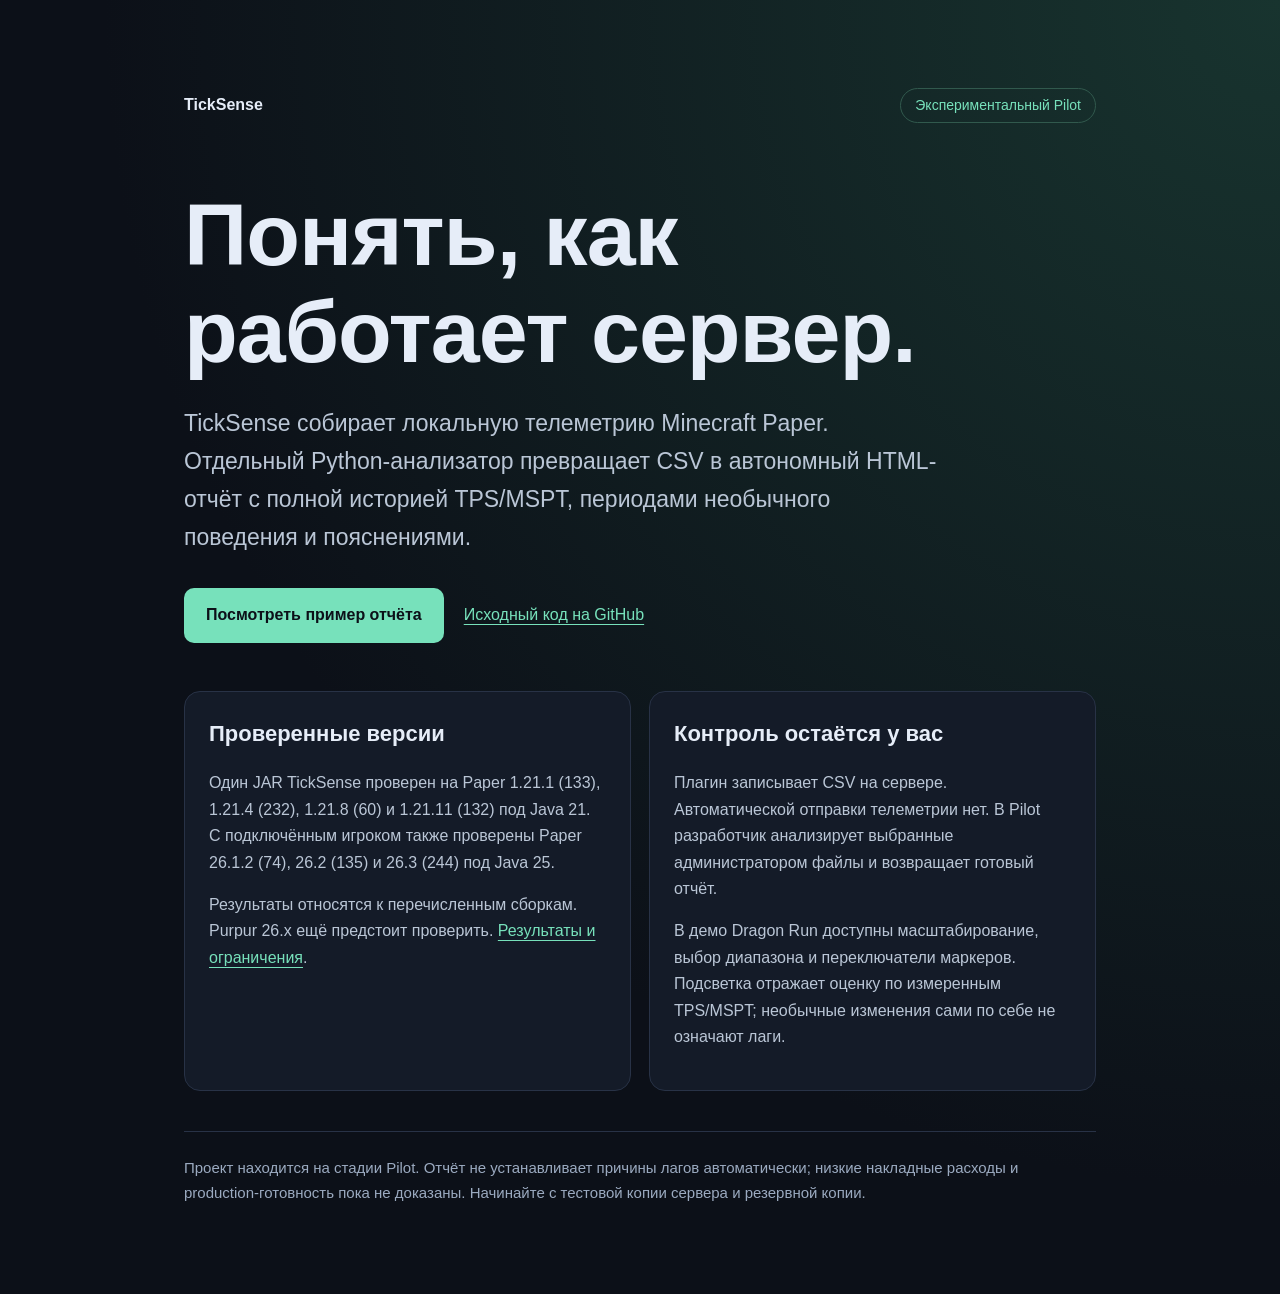
<file: site/index.html>
<!doctype html>
<html lang="ru">
<head>
  <meta charset="utf-8">
  <meta name="viewport" content="width=device-width, initial-scale=1">
  <meta name="description" content="TickSense — локальная телеметрия Paper и понятные отчёты о производительности Minecraft-сервера.">
  <title>TickSense — экспериментальный Pilot</title>
  <style>
    :root{color-scheme:dark;font-family:Inter,"Segoe UI",Arial,sans-serif;background:#0c1018;color:#e6edf8}
    *{box-sizing:border-box}body{margin:0;min-height:100vh;background:radial-gradient(ellipse at top right,#18342f,transparent 65%);line-height:1.65}
    main{max-width:960px;margin:auto;padding:clamp(28px,7vw,88px) 24px}header{display:flex;justify-content:space-between;gap:16px;align-items:center}
    a{color:#77e1bb;text-underline-offset:4px}a:focus-visible{outline:3px solid #77e1bb;outline-offset:5px}
    .badge{border:1px solid #31594d;color:#77e1bb;border-radius:99px;padding:5px 14px;font-size:14px}
    h1{font-size:clamp(46px,10vw,88px);line-height:1.1;margin:64px 0 24px;letter-spacing:-1px}h2{font-size:22px;margin-top:0}
    .intro{font-size:clamp(18px,3vw,23px);max-width:760px;color:#bac6d6}.actions{display:flex;gap:20px;align-items:center;flex-wrap:wrap;margin:32px 0 48px}
    .button{background:#77e1bb;color:#0c1018;font-weight:600;text-decoration:none;padding:14px 22px;border-radius:10px}.button:hover{background:#a1efcf}
    .grid{display:grid;grid-template-columns:repeat(2,minmax(0,1fr));gap:18px}.card{background:#141b28;border:1px solid #283246;border-radius:16px;padding:24px}
    .card p{color:#bac6d6}footer{color:#9baac0;border-top:1px solid #283246;margin-top:40px;padding-top:24px;font-size:15px}
    @media(max-width:600px){.grid{grid-template-columns:1fr}h1{margin-top:44px}header{flex-wrap:wrap}}
  </style>
</head>
<body><main>
  <header><strong>TickSense</strong><span class="badge">Экспериментальный Pilot</span></header>
  <h1>Понять, как<br>работает сервер.</h1>
  <p class="intro">TickSense собирает локальную телеметрию Minecraft Paper. Отдельный Python-анализатор превращает CSV в автономный HTML-отчёт с полной историей TPS/MSPT, периодами необычного поведения и пояснениями.</p>
  <div class="actions"><a class="button" href="pilot-dragon.html">Посмотреть пример отчёта</a><a href="https://github.com/fungluck/TickSense">Исходный код на GitHub</a></div>
  <div class="grid">
    <section class="card"><h2>Проверенные версии</h2><p>Один JAR TickSense проверен на Paper 1.21.1 (133), 1.21.4 (232), 1.21.8 (60) и 1.21.11 (132) под Java 21. С подключённым игроком также проверены Paper 26.1.2 (74), 26.2 (135) и 26.3 (244) под Java 25.</p><p>Результаты относятся к перечисленным сборкам. Purpur 26.x ещё предстоит проверить. <a href="https://github.com/fungluck/TickSense/blob/main/docs/minecraft-26x.md">Результаты и ограничения</a>.</p></section>
    <section class="card"><h2>Контроль остаётся у вас</h2><p>Плагин записывает CSV на сервере. Автоматической отправки телеметрии нет. В Pilot разработчик анализирует выбранные администратором файлы и возвращает готовый отчёт.</p><p>В демо Dragon Run доступны масштабирование, выбор диапазона и переключатели маркеров. Подсветка отражает оценку по измеренным TPS/MSPT; необычные изменения сами по себе не означают лаги.</p></section>
  </div>
  <footer>Проект находится на стадии Pilot. Отчёт не устанавливает причины лагов автоматически; низкие накладные расходы и production-готовность пока не доказаны. Начинайте с тестовой копии сервера и резервной копии.</footer>
</main></body></html>
</file>
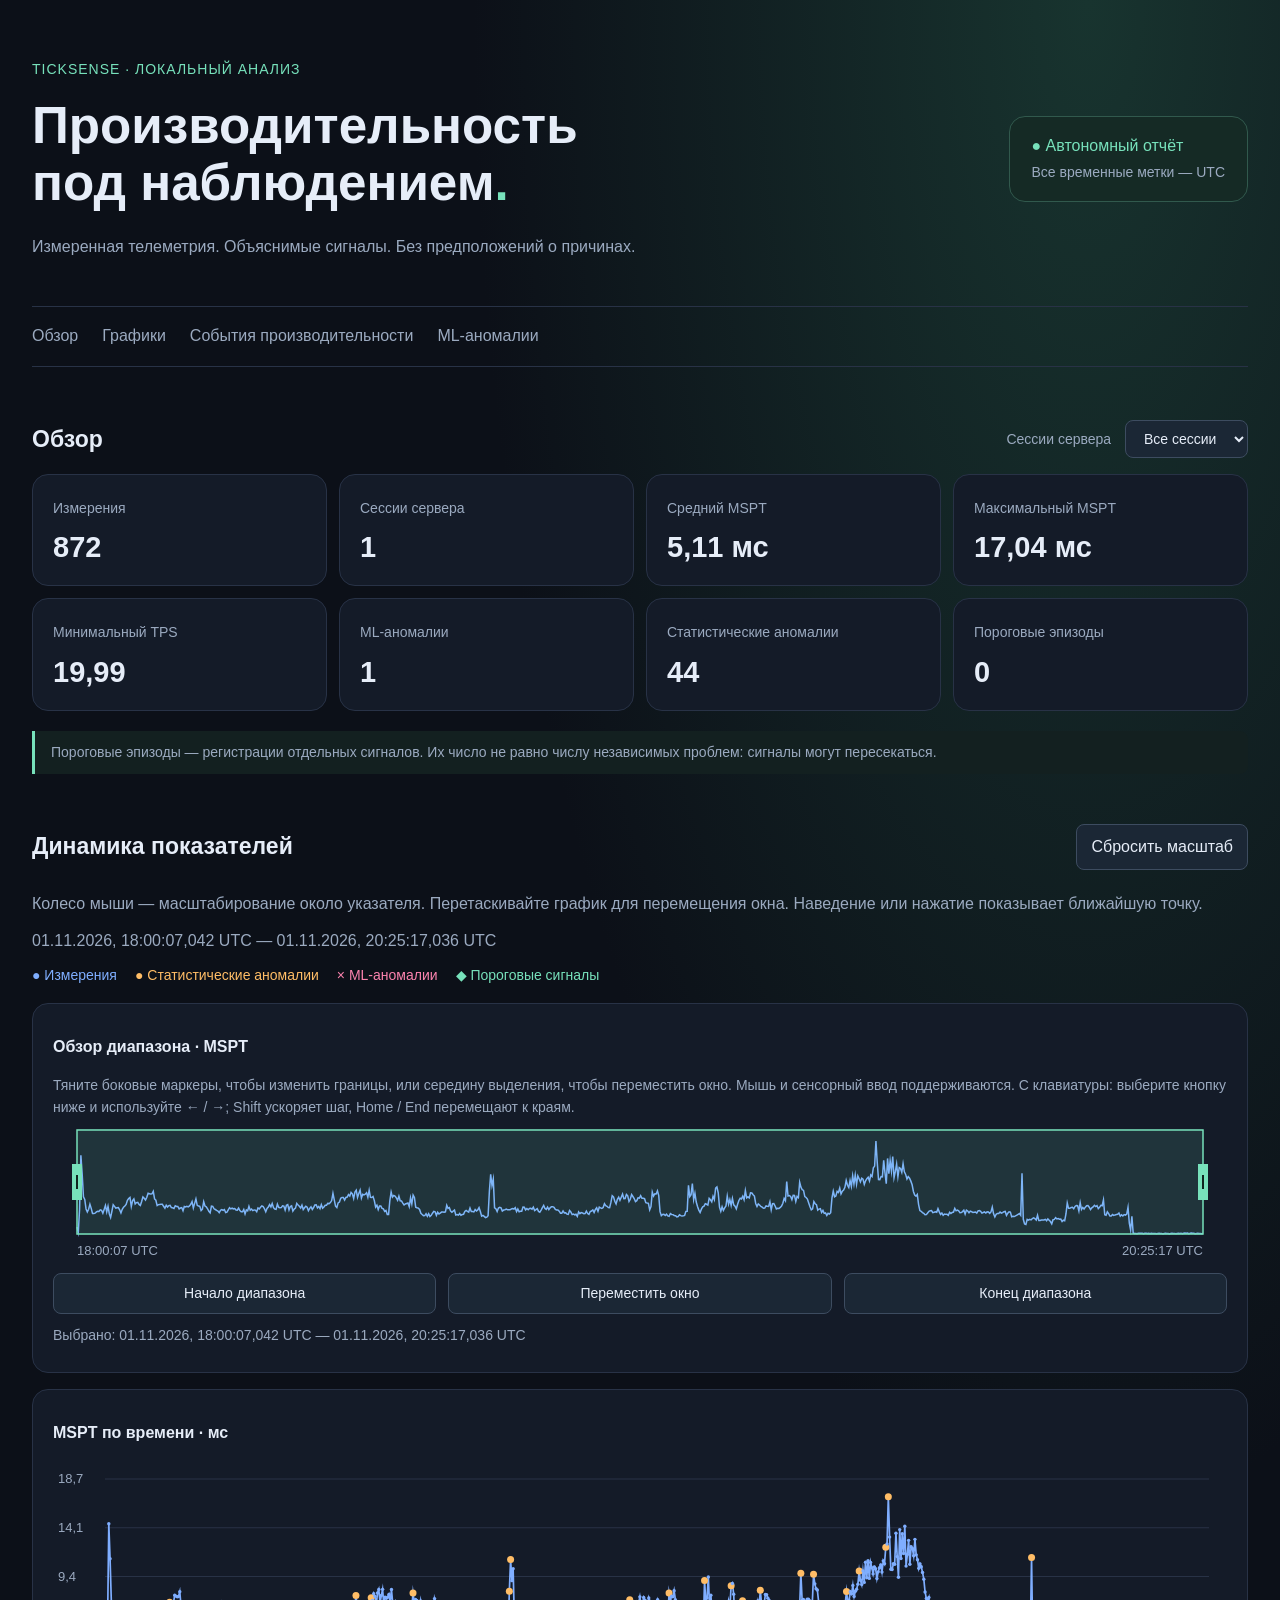
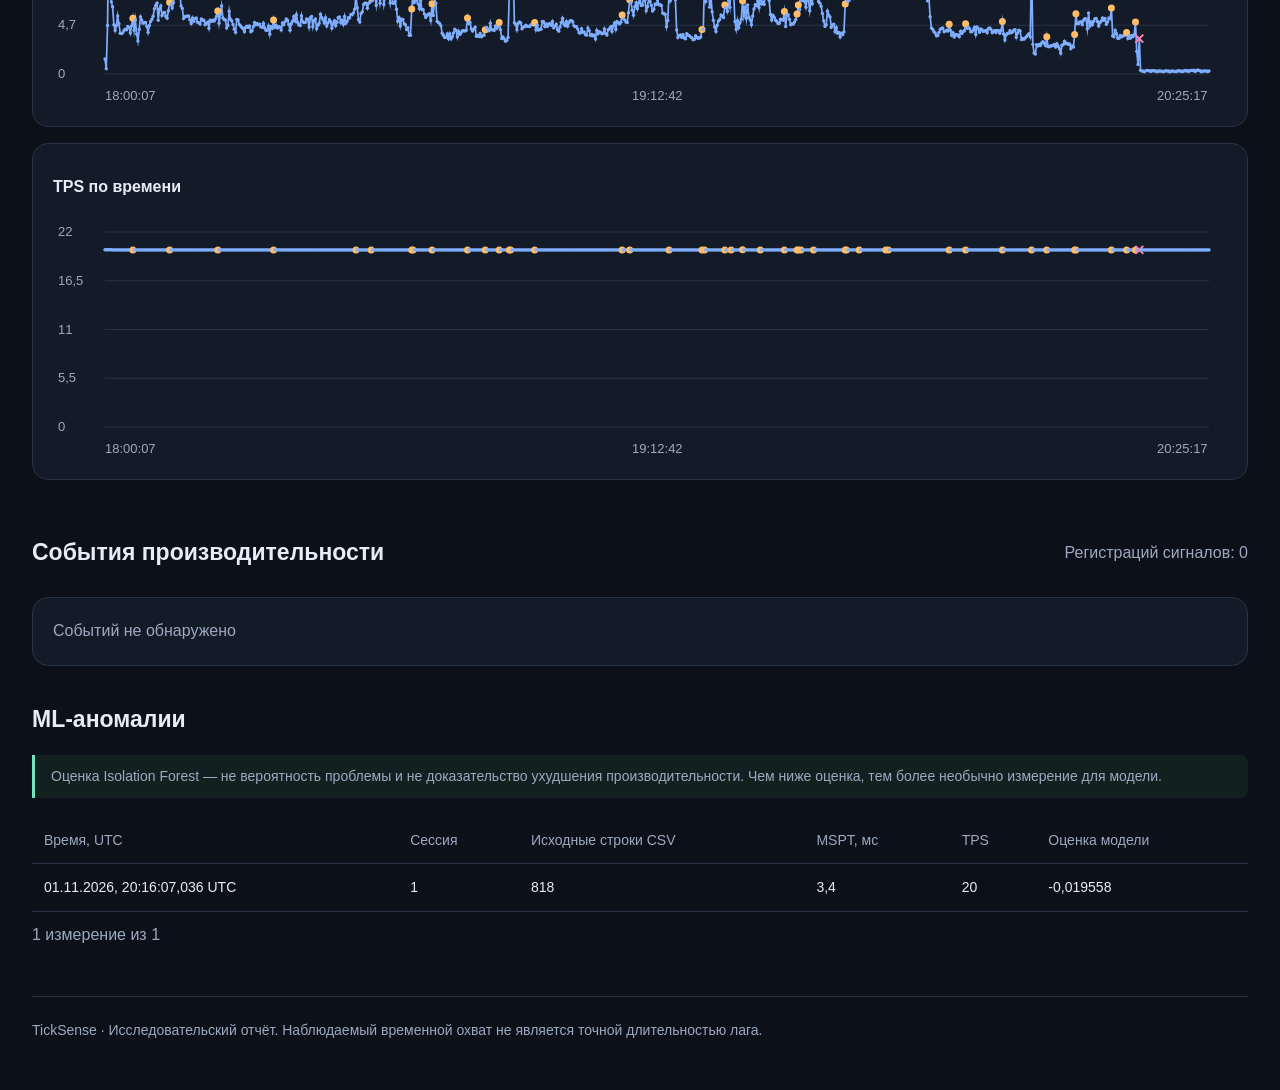
<file: pilot-dragon.html>
<!doctype html>
<html lang="ru">
<head><meta charset="utf-8"><meta name="viewport" content="width=device-width,initial-scale=1">
<meta http-equiv="Content-Security-Policy" content="default-src 'none'; script-src 'unsafe-inline'; style-src 'unsafe-inline'; connect-src 'none'; base-uri 'none'; form-action 'none'">
<title>TickSense — отчёт о производительности</title><style>:root{color-scheme:dark;--bg:#0c1018;--panel:#141b28;--edge:#283246;--text:#e6edf8;--muted:#9baac0;--accent:#77e1bb}*{box-sizing:border-box}body{margin:0;background:radial-gradient(ellipse at 85% 0,#18342f 0,transparent 40%),var(--bg);color:var(--text);font:16px/1.65 Inter,"Segoe UI",Arial,sans-serif;font-variant-numeric:tabular-nums}main{max-width:1340px;margin:auto;padding:48px 32px}header{display:flex;justify-content:space-between;gap:24px;align-items:center;margin-bottom:36px}h1{font-size:clamp(32px,4vw,54px);line-height:1.12;letter-spacing:normal;margin:16px 0 22px}h1 span,.green{color:var(--accent)}h2{font-size:23px;letter-spacing:normal}h3{font-size:16px}p{margin:10px 0}.eyebrow{font-size:14px;letter-spacing:1px;color:var(--accent)}.muted,small,footer{color:var(--muted)}.offline{border:1px solid #31594d;background:#152a25;padding:16px 22px;border-radius:16px;color:var(--accent);white-space:nowrap}.offline small{font-size:14px}nav{display:flex;gap:24px;flex-wrap:wrap;border-block:1px solid var(--edge);padding:16px 0}a{color:var(--muted);text-decoration:none}a:hover{color:var(--accent)}section{margin-top:38px;scroll-margin-top:20px}.section-head{display:flex;justify-content:space-between;align-items:center;gap:16px;flex-wrap:wrap}.cards{display:grid;grid-template-columns:repeat(4,1fr);gap:12px}.card,.chart,details,.empty{background:var(--panel);border:1px solid var(--edge);border-radius:16px;padding:20px}.card strong{display:block;font-size:29px;margin-top:8px;font-weight:600}.card span{color:var(--muted);font-size:14px}.notice{border-left:3px solid var(--accent);padding:10px 16px;color:var(--muted);font-size:14px;background:#132020;border-radius:0 8px 8px 0;margin:20px 0}button,select{background:#1b2735;color:var(--text);border:1px solid #3d4c60;border-radius:8px;padding:9px 14px;font:inherit;cursor:pointer}button:hover,select:focus{border-color:var(--accent)}button:focus-visible,a:focus-visible{outline:2px solid var(--accent)}label{font-size:14px;color:var(--muted)}select{margin-left:10px}.chart{margin:16px 0;padding:16px 20px}canvas{display:block;width:100%;height:250px;touch-action:none;user-select:none;-webkit-user-select:none;cursor:grab}.legend{display:flex;flex-wrap:wrap;gap:18px;font-size:14px}.blue{color:#7faeff}.orange{color:#ffbd66}.pink{color:#fb83ae}#tooltip{position:fixed;max-width:min(360px,90vw);z-index:2;background:#1b2735;border:1px solid #64748b;border-radius:10px;padding:14px;white-space:pre-line;font-size:14px;pointer-events:none;box-shadow:0 12px 40px #0008}details{margin:12px 0}summary{cursor:pointer;display:flex;justify-content:space-between;flex-wrap:wrap;gap:12px}summary strong{color:var(--accent)}.stats{display:flex;flex-wrap:wrap;gap:12px 28px;color:var(--muted);font-size:14px;margin:16px 0}.context{display:grid;grid-template-columns:repeat(2,minmax(0,1fr));gap:10px}.context p{background:#0f1621;border:1px solid var(--edge);padding:12px;border-radius:9px;font-size:14px;overflow-wrap:anywhere}ul{padding-left:22px;color:var(--muted)}.empty{color:var(--muted)}.table-wrap{overflow-x:auto}table{border-collapse:collapse;width:100%;font-size:14px;white-space:nowrap}th,td{text-align:left;border-bottom:1px solid var(--edge);padding:12px}th{color:var(--muted);font-weight:500}footer{border-top:1px solid var(--edge);margin-top:48px;padding-top:22px;font-size:14px}@media(max-width:700px){main{padding:24px 16px}header{display:block}.offline{display:inline-block;margin-top:12px}.cards{grid-template-columns:repeat(2,1fr)}.context{grid-template-columns:1fr}nav{gap:14px;font-size:14px}canvas{height:220px}.card{padding:14px}.card strong{font-size:24px}}

#navigator{height:130px;cursor:default}.nav-controls{display:flex;gap:12px;flex-wrap:wrap;margin-top:14px}.nav-controls button{flex:1;min-width:150px;font-size:14px;line-height:1.5}button:disabled{opacity:.5;cursor:default}.nav-controls button:focus-visible,canvas:focus-visible{outline:2px solid var(--accent);outline-offset:3px}h1,h2,h3,h4{font-weight:650}h2,h3,h4{line-height:1.35}.navigator .muted{font-size:14px;line-height:1.6}.card strong{line-height:1.25}.card span,th{line-height:1.5}#tooltip{line-height:1.6}.nav-controls button{touch-action:manipulation}@media(max-width:700px){#navigator{height:150px}.nav-controls{gap:8px}.nav-controls button{min-width:110px}h1{line-height:1.18}}
</style></head>
<body><main>
<header><div><p class="eyebrow">TICKSENSE · ЛОКАЛЬНЫЙ АНАЛИЗ</p><h1>Производительность<br>под наблюдением<span>.</span></h1><p class="muted">Измеренная телеметрия. Объяснимые сигналы. Без предположений о причинах.</p></div><div class="offline">● Автономный отчёт<br><small>Все временные метки — UTC</small></div></header>
<noscript>Для интерактивных графиков включите JavaScript. Интернет не требуется.</noscript>
<nav><a href="#overview">Обзор</a><a href="#charts">Графики</a><a href="#events">События производительности</a><a href="#ml">ML-аномалии</a></nav>
<section id="overview"><div class="section-head"><h2>Обзор</h2><label>Сессии сервера <select id="session" aria-label="Сессии сервера"><option value="all">Все сессии</option></select></label></div><div id="cards" class="cards"></div><p class="notice">Пороговые эпизоды — регистрации отдельных сигналов. Их число не равно числу независимых проблем: сигналы могут пересекаться.</p></section>
<section id="charts"><div class="section-head"><h2>Динамика показателей</h2><button id="reset">Сбросить масштаб</button></div><p class="muted">Колесо мыши — масштабирование около указателя. Перетаскивайте график для перемещения окна. Наведение или нажатие показывает ближайшую точку.</p>
<p id="period" class="muted"></p>
<div class="legend"><span class="blue">● Измерения</span><span class="orange">● Статистические аномалии</span><span class="pink">× ML-аномалии</span><span class="green">◆ Пороговые сигналы</span></div>
<article class="chart navigator"><h3>Обзор диапазона · MSPT</h3><p id="nav-help" class="muted">Тяните боковые маркеры, чтобы изменить границы, или середину выделения, чтобы переместить окно. Мышь и сенсорный ввод поддерживаются. С клавиатуры: выберите кнопку ниже и используйте ← / →; Shift ускоряет шаг, Home / End перемещают к краям.</p>
<canvas id="navigator" aria-label="Обзорный график MSPT с выделенным временным диапазоном" aria-describedby="nav-help"></canvas>
<div class="nav-controls" role="group" aria-label="Управление временным диапазоном с клавиатуры"><button id="nav-left" aria-describedby="nav-help">Начало диапазона</button><button id="nav-pan" aria-describedby="nav-help">Переместить окно</button><button id="nav-right" aria-describedby="nav-help">Конец диапазона</button></div><p id="nav-status" role="status" class="muted"></p></article>
<article class="chart"><h3>MSPT по времени · мс</h3><canvas id="mspt" aria-label="График MSPT по времени, UTC"></canvas></article>
<article class="chart"><h3>TPS по времени</h3><canvas id="tps" aria-label="График TPS по времени, UTC"></canvas></article>
<div id="tooltip" role="status" hidden></div></section>
<section id="events"><div class="section-head"><h2>События производительности</h2><span id="event-count" class="muted"></span></div><div id="event-list"></div></section>
<section id="ml"><h2>ML-аномалии</h2><p class="notice">Оценка Isolation Forest — не вероятность проблемы и не доказательство ухудшения производительности. Чем ниже оценка, тем более необычно измерение для модели.</p><div id="ml-list"></div><button id="more" hidden>Показать ещё</button></section>
<footer>TickSense · Исследовательский отчёт. Наблюдаемый временной охват не является точной длительностью лага.</footer>
</main><script id="report-data" type="application/json">{"points": [{"timestamp_utc": "2026-11-01T18:00:07.042954000Z", "session_id": 1, "mspt_avg": 1.43939648, "tps_1m": 20.0181285223, "stat_anomaly": false, "ml_anomaly": false, "anomaly_score": 0.0262088759, "rolling_threshold": null, "csv_row": 2, "source_file": "Dragon Run.csv"}, {"timestamp_utc": "2026-11-01T18:00:17.040095000Z", "session_id": 1, "mspt_avg": 0.50438388, "tps_1m": 20.0181273782, "stat_anomaly": false, "ml_anomaly": false, "anomaly_score": 0.0840084985, "rolling_threshold": null, "csv_row": 3, "source_file": "Dragon Run.csv"}, {"timestamp_utc": "2026-11-01T18:00:27.038843000Z", "session_id": 1, "mspt_avg": 4.67294918, "tps_1m": 20.018137945, "stat_anomaly": false, "ml_anomaly": false, "anomaly_score": 0.2244909408, "rolling_threshold": null, "csv_row": 4, "source_file": "Dragon Run.csv"}, {"timestamp_utc": "2026-11-01T18:00:37.041971000Z", "session_id": 1, "mspt_avg": 14.43496682, "tps_1m": 20.0181376966, "stat_anomaly": false, "ml_anomaly": false, "anomaly_score": 0.0208381471, "rolling_threshold": null, "csv_row": 5, "source_file": "Dragon Run.csv"}, {"timestamp_utc": "2026-11-01T18:00:47.044179000Z", "session_id": 1, "mspt_avg": 11.07257105, "tps_1m": 20.0181503832, "stat_anomaly": false, "ml_anomaly": false, "anomaly_score": 0.0724324672, "rolling_threshold": null, "csv_row": 6, "source_file": "Dragon Run.csv"}, {"timestamp_utc": "2026-11-01T18:00:57.039419000Z", "session_id": 1, "mspt_avg": 6.93238956, "tps_1m": 20.0181378064, "stat_anomaly": false, "ml_anomaly": false, "anomaly_score": 0.1970380322, "rolling_threshold": null, "csv_row": 7, "source_file": "Dragon Run.csv"}, {"timestamp_utc": "2026-11-01T18:01:07.038497000Z", "session_id": 1, "mspt_avg": 6.45864554, "tps_1m": 20.0000149947, "stat_anomaly": false, "ml_anomaly": false, "anomaly_score": 0.2603909753, "rolling_threshold": 22.8837146573, "csv_row": 8, "source_file": "Dragon Run.csv"}, {"timestamp_utc": "2026-11-01T18:01:17.039305000Z", "session_id": 1, "mspt_avg": 4.72396943, "tps_1m": 20.000019984, "stat_anomaly": false, "ml_anomaly": false, "anomaly_score": 0.2776525623, "rolling_threshold": 21.9847649669, "csv_row": 9, "source_file": "Dragon Run.csv"}, {"timestamp_utc": "2026-11-01T18:01:27.038947000Z", "session_id": 1, "mspt_avg": 4.17621395, "tps_1m": 20.0000080797, "stat_anomaly": false, "ml_anomaly": false, "anomaly_score": 0.27196329, "rolling_threshold": 19.7571034495, "csv_row": 10, "source_file": "Dragon Run.csv"}, {"timestamp_utc": "2026-11-01T18:01:37.039566000Z", "session_id": 1, "mspt_avg": 4.66045045, "tps_1m": 19.9999920223, "stat_anomaly": false, "ml_anomaly": false, "anomaly_score": 0.2772168709, "rolling_threshold": 19.9448416201, "csv_row": 11, "source_file": "Dragon Run.csv"}, {"timestamp_utc": "2026-11-01T18:01:47.039238000Z", "session_id": 1, "mspt_avg": 5.58480624, "tps_1m": 19.9999914247, "stat_anomaly": false, "ml_anomaly": false, "anomaly_score": 0.2675101121, "rolling_threshold": 14.03008949, "csv_row": 12, "source_file": "Dragon Run.csv"}, {"timestamp_utc": "2026-11-01T18:01:57.039231000Z", "session_id": 1, "mspt_avg": 4.82714781, "tps_1m": 20.000004513, "stat_anomaly": false, "ml_anomaly": false, "anomaly_score": 0.2744404484, "rolling_threshold": 8.7095194674, "csv_row": 13, "source_file": "Dragon Run.csv"}, {"timestamp_utc": "2026-11-01T18:02:07.037611000Z", "session_id": 1, "mspt_avg": 3.90076352, "tps_1m": 20.0000003313, "stat_anomaly": false, "ml_anomaly": false, "anomaly_score": 0.2708023321, "rolling_threshold": 7.5233108318, "csv_row": 14, "source_file": "Dragon Run.csv"}, {"timestamp_utc": "2026-11-01T18:02:17.038017000Z", "session_id": 1, "mspt_avg": 3.89656183, "tps_1m": 19.9999979577, "stat_anomaly": false, "ml_anomaly": false, "anomaly_score": 0.2708023321, "rolling_threshold": 6.3930604504, "csv_row": 15, "source_file": "Dragon Run.csv"}, {"timestamp_utc": "2026-11-01T18:02:27.037335000Z", "session_id": 1, "mspt_avg": 3.95657372, "tps_1m": 20.0000010327, "stat_anomaly": false, "ml_anomaly": false, "anomaly_score": 0.27052396, "rolling_threshold": 6.4690618883, "csv_row": 16, "source_file": "Dragon Run.csv"}, {"timestamp_utc": "2026-11-01T18:02:37.038004000Z", "session_id": 1, "mspt_avg": 4.18778252, "tps_1m": 20.0000067827, "stat_anomaly": false, "ml_anomaly": false, "anomaly_score": 0.2729444443, "rolling_threshold": 6.5159331252, "csv_row": 17, "source_file": "Dragon Run.csv"}, {"timestamp_utc": "2026-11-01T18:02:47.038079000Z", "session_id": 1, "mspt_avg": 4.29866539, "tps_1m": 19.9999996407, "stat_anomaly": false, "ml_anomaly": false, "anomaly_score": 0.2771508713, "rolling_threshold": 6.4402919829, "csv_row": 18, "source_file": "Dragon Run.csv"}, {"timestamp_utc": "2026-11-01T18:02:57.038181000Z", "session_id": 1, "mspt_avg": 4.25211637, "tps_1m": 19.9999966467, "stat_anomaly": false, "ml_anomaly": false, "anomaly_score": 0.2761729695, "rolling_threshold": 5.2521887616, "csv_row": 19, "source_file": "Dragon Run.csv"}, {"timestamp_utc": "2026-11-01T18:03:07.038302000Z", "session_id": 1, "mspt_avg": 4.56414376, "tps_1m": 19.999997558, "stat_anomaly": false, "ml_anomaly": false, "anomaly_score": 0.2753664321, "rolling_threshold": 4.6353135111, "csv_row": 20, "source_file": "Dragon Run.csv"}, {"timestamp_utc": "2026-11-01T18:03:17.037543000Z", "session_id": 1, "mspt_avg": 4.4722924, "tps_1m": 20.0000009163, "stat_anomaly": false, "ml_anomaly": false, "anomaly_score": 0.2746536753, "rolling_threshold": 4.9228273263, "csv_row": 21, "source_file": "Dragon Run.csv"}, {"timestamp_utc": "2026-11-01T18:03:27.037495000Z", "session_id": 1, "mspt_avg": 3.93718431, "tps_1m": 19.9999922797, "stat_anomaly": false, "ml_anomaly": false, "anomaly_score": 0.2696582404, "rolling_threshold": 4.9341260478, "csv_row": 22, "source_file": "Dragon Run.csv"}, {"timestamp_utc": "2026-11-01T18:03:37.037595000Z", "session_id": 1, "mspt_avg": 4.6266886, "tps_1m": 20.000001142, "stat_anomaly": false, "ml_anomaly": false, "anomaly_score": 0.2772168709, "rolling_threshold": 4.9490275329, "csv_row": 23, "source_file": "Dragon Run.csv"}, {"timestamp_utc": "2026-11-01T18:03:47.038469000Z", "session_id": 1, "mspt_avg": 5.36657453, "tps_1m": 19.999999453, "stat_anomaly": true, "ml_anomaly": false, "anomaly_score": 0.2685268125, "rolling_threshold": 5.1169490277, "csv_row": 24, "source_file": "Dragon Run.csv"}, {"timestamp_utc": "2026-11-01T18:03:57.038226000Z", "session_id": 1, "mspt_avg": 4.1958389, "tps_1m": 20.0000062173, "stat_anomaly": false, "ml_anomaly": false, "anomaly_score": 0.2743703469, "rolling_threshold": 5.970297793, "csv_row": 25, "source_file": "Dragon Run.csv"}, {"timestamp_utc": "2026-11-01T18:04:07.037525000Z", "session_id": 1, "mspt_avg": 5.20111044, "tps_1m": 20.0000028943, "stat_anomaly": false, "ml_anomaly": false, "anomaly_score": 0.2745544996, "rolling_threshold": 5.9825044428, "csv_row": 26, "source_file": "Dragon Run.csv"}, {"timestamp_utc": "2026-11-01T18:04:17.037520000Z", "session_id": 1, "mspt_avg": 3.8548548, "tps_1m": 20.0000010143, "stat_anomaly": false, "ml_anomaly": false, "anomaly_score": 0.2713164, "rolling_threshold": 6.3100731034, "csv_row": 27, "source_file": "Dragon Run.csv"}, {"timestamp_utc": "2026-11-01T18:04:27.038096000Z", "session_id": 1, "mspt_avg": 3.17688205, "tps_1m": 20.0000004803, "stat_anomaly": false, "ml_anomaly": false, "anomaly_score": 0.2792034944, "rolling_threshold": 6.4646235506, "csv_row": 28, "source_file": "Dragon Run.csv"}, {"timestamp_utc": "2026-11-01T18:04:37.037618000Z", "session_id": 1, "mspt_avg": 4.30299088, "tps_1m": 20.0000058713, "stat_anomaly": false, "ml_anomaly": false, "anomaly_score": 0.2771508713, "rolling_threshold": 6.90005996, "csv_row": 29, "source_file": "Dragon Run.csv"}, {"timestamp_utc": "2026-11-01T18:04:47.036951000Z", "session_id": 1, "mspt_avg": 5.4878069, "tps_1m": 20.0000033183, "stat_anomaly": false, "ml_anomaly": false, "anomaly_score": 0.269997931, "rolling_threshold": 6.8254493046, "csv_row": 30, "source_file": "Dragon Run.csv"}, {"timestamp_utc": "2026-11-01T18:04:57.037492000Z", "session_id": 1, "mspt_avg": 5.17991541, "tps_1m": 19.999999394, "stat_anomaly": false, "ml_anomaly": false, "anomaly_score": 0.2745544996, "rolling_threshold": 6.9380135662, "csv_row": 31, "source_file": "Dragon Run.csv"}, {"timestamp_utc": "2026-11-01T18:05:07.037554000Z", "session_id": 1, "mspt_avg": 4.88336989, "tps_1m": 20.0000053357, "stat_anomaly": false, "ml_anomaly": false, "anomaly_score": 0.2734928229, "rolling_threshold": 7.2599226584, "csv_row": 32, "source_file": "Dragon Run.csv"}, {"timestamp_utc": "2026-11-01T18:05:17.037334000Z", "session_id": 1, "mspt_avg": 4.93142677, "tps_1m": 19.9999893467, "stat_anomaly": false, "ml_anomaly": false, "anomaly_score": 0.2741672128, "rolling_threshold": 7.0923534468, "csv_row": 33, "source_file": "Dragon Run.csv"}, {"timestamp_utc": "2026-11-01T18:05:27.050980000Z", "session_id": 1, "mspt_avg": 4.96102932, "tps_1m": 20.000020189, "stat_anomaly": false, "ml_anomaly": false, "anomaly_score": 0.2741344236, "rolling_threshold": 7.1365297764, "csv_row": 34, "source_file": "Dragon Run.csv"}, {"timestamp_utc": "2026-11-01T18:05:37.037214000Z", "session_id": 1, "mspt_avg": 4.57377203, "tps_1m": 20.000013873, "stat_anomaly": false, "ml_anomaly": false, "anomaly_score": 0.2753664321, "rolling_threshold": 6.1314149308, "csv_row": 35, "source_file": "Dragon Run.csv"}, {"timestamp_utc": "2026-11-01T18:05:47.037330000Z", "session_id": 1, "mspt_avg": 4.00249971, "tps_1m": 20.0000017577, "stat_anomaly": false, "ml_anomaly": false, "anomaly_score": 0.2722192095, "rolling_threshold": 5.9243986243, "csv_row": 36, "source_file": "Dragon Run.csv"}, {"timestamp_utc": "2026-11-01T18:05:57.037238000Z", "session_id": 1, "mspt_avg": 4.65746218, "tps_1m": 20.0000045167, "stat_anomaly": false, "ml_anomaly": false, "anomaly_score": 0.2772168709, "rolling_threshold": 6.0065232833, "csv_row": 37, "source_file": "Dragon Run.csv"}, {"timestamp_utc": "2026-11-01T18:06:07.036966000Z", "session_id": 1, "mspt_avg": 5.04034703, "tps_1m": 20.0000113087, "stat_anomaly": false, "ml_anomaly": false, "anomaly_score": 0.2722596543, "rolling_threshold": 5.7528537315, "csv_row": 38, "source_file": "Dragon Run.csv"}, {"timestamp_utc": "2026-11-01T18:06:17.036969000Z", "session_id": 1, "mspt_avg": 5.26158684, "tps_1m": 20.0000081593, "stat_anomaly": false, "ml_anomaly": false, "anomaly_score": 0.270946727, "rolling_threshold": 5.8497880415, "csv_row": 39, "source_file": "Dragon Run.csv"}, {"timestamp_utc": "2026-11-01T18:06:27.037470000Z", "session_id": 1, "mspt_avg": 5.55036946, "tps_1m": 19.999987754, "stat_anomaly": false, "ml_anomaly": false, "anomaly_score": 0.2699930506, "rolling_threshold": 6.0836438443, "csv_row": 40, "source_file": "Dragon Run.csv"}, {"timestamp_utc": "2026-11-01T18:06:37.037240000Z", "session_id": 1, "mspt_avg": 6.27672566, "tps_1m": 19.9999875863, "stat_anomaly": false, "ml_anomaly": false, "anomaly_score": 0.2613501691, "rolling_threshold": 6.5059702223, "csv_row": 41, "source_file": "Dragon Run.csv"}, {"timestamp_utc": "2026-11-01T18:06:47.037525000Z", "session_id": 1, "mspt_avg": 6.59859735, "tps_1m": 20.0000017497, "stat_anomaly": false, "ml_anomaly": false, "anomaly_score": 0.2599573913, "rolling_threshold": 7.4597684629, "csv_row": 42, "source_file": "Dragon Run.csv"}, {"timestamp_utc": "2026-11-01T18:06:57.037012000Z", "session_id": 1, "mspt_avg": 6.80375572, "tps_1m": 20.000002314, "stat_anomaly": false, "ml_anomaly": false, "anomaly_score": 0.2468623003, "rolling_threshold": 7.7955168487, "csv_row": 43, "source_file": "Dragon Run.csv"}, {"timestamp_utc": "2026-11-01T18:07:07.037013000Z", "session_id": 1, "mspt_avg": 5.15648887, "tps_1m": 19.9999845887, "stat_anomaly": false, "ml_anomaly": false, "anomaly_score": 0.2730997218, "rolling_threshold": 8.1316059059, "csv_row": 44, "source_file": "Dragon Run.csv"}, {"timestamp_utc": "2026-11-01T18:07:17.037435000Z", "session_id": 1, "mspt_avg": 6.24143244, "tps_1m": 20.0000113747, "stat_anomaly": false, "ml_anomaly": false, "anomaly_score": 0.2616144915, "rolling_threshold": 8.0706814611, "csv_row": 45, "source_file": "Dragon Run.csv"}, {"timestamp_utc": "2026-11-01T18:07:27.059460000Z", "session_id": 1, "mspt_avg": 6.53624065, "tps_1m": 20.0000124703, "stat_anomaly": false, "ml_anomaly": false, "anomaly_score": 0.2599573913, "rolling_threshold": 7.9958890503, "csv_row": 46, "source_file": "Dragon Run.csv"}, {"timestamp_utc": "2026-11-01T18:07:37.037451000Z", "session_id": 1, "mspt_avg": 5.622815, "tps_1m": 20.0000026597, "stat_anomaly": false, "ml_anomaly": false, "anomaly_score": 0.2664391347, "rolling_threshold": 8.0204810582, "csv_row": 47, "source_file": "Dragon Run.csv"}, {"timestamp_utc": "2026-11-01T18:07:47.037417000Z", "session_id": 1, "mspt_avg": 5.87195361, "tps_1m": 19.9999976533, "stat_anomaly": false, "ml_anomaly": false, "anomaly_score": 0.2663478732, "rolling_threshold": 8.0810971307, "csv_row": 48, "source_file": "Dragon Run.csv"}, {"timestamp_utc": "2026-11-01T18:07:57.037466000Z", "session_id": 1, "mspt_avg": 5.9187511, "tps_1m": 20.0000129257, "stat_anomaly": false, "ml_anomaly": false, "anomaly_score": 0.2663478732, "rolling_threshold": 7.8650979283, "csv_row": 49, "source_file": "Dragon Run.csv"}, {"timestamp_utc": "2026-11-01T18:08:07.037461000Z", "session_id": 1, "mspt_avg": 5.54423045, "tps_1m": 20.0000084863, "stat_anomaly": false, "ml_anomaly": false, "anomaly_score": 0.2699930506, "rolling_threshold": 7.331093143, "csv_row": 50, "source_file": "Dragon Run.csv"}, {"timestamp_utc": "2026-11-01T18:08:17.036939000Z", "session_id": 1, "mspt_avg": 5.35501164, "tps_1m": 19.9999937933, "stat_anomaly": false, "ml_anomaly": false, "anomaly_score": 0.2685268125, "rolling_threshold": 7.0841340513, "csv_row": 51, "source_file": "Dragon Run.csv"}, {"timestamp_utc": "2026-11-01T18:08:27.037455000Z", "session_id": 1, "mspt_avg": 6.0779913, "tps_1m": 20.0000060507, "stat_anomaly": false, "ml_anomaly": false, "anomaly_score": 0.2661022424, "rolling_threshold": 7.049280136, "csv_row": 52, "source_file": "Dragon Run.csv"}, {"timestamp_utc": "2026-11-01T18:08:37.037461000Z", "session_id": 1, "mspt_avg": 6.90447717, "tps_1m": 20.000001535, "stat_anomaly": true, "ml_anomaly": false, "anomaly_score": 0.2447378632, "rolling_threshold": 6.5406488192, "csv_row": 53, "source_file": "Dragon Run.csv"}, {"timestamp_utc": "2026-11-01T18:08:47.037443000Z", "session_id": 1, "mspt_avg": 6.66966973, "tps_1m": 20.0000039433, "stat_anomaly": false, "ml_anomaly": false, "anomaly_score": 0.2537075521, "rolling_threshold": 7.5626276297, "csv_row": 54, "source_file": "Dragon Run.csv"}, {"timestamp_utc": "2026-11-01T18:08:57.037114000Z", "session_id": 1, "mspt_avg": 6.34230652, "tps_1m": 19.9999844717, "stat_anomaly": false, "ml_anomaly": false, "anomaly_score": 0.2606999082, "rolling_threshold": 7.9111166588, "csv_row": 55, "source_file": "Dragon Run.csv"}, {"timestamp_utc": "2026-11-01T18:09:07.037966000Z", "session_id": 1, "mspt_avg": 6.84832892, "tps_1m": 19.999992898, "stat_anomaly": false, "ml_anomaly": false, "anomaly_score": 0.2468623003, "rolling_threshold": 7.9887165201, "csv_row": 56, "source_file": "Dragon Run.csv"}, {"timestamp_utc": "2026-11-01T18:09:17.037205000Z", "session_id": 1, "mspt_avg": 7.56691385, "tps_1m": 19.9999952153, "stat_anomaly": false, "ml_anomaly": false, "anomaly_score": 0.2207117199, "rolling_threshold": 8.1260585144, "csv_row": 57, "source_file": "Dragon Run.csv"}, {"timestamp_utc": "2026-11-01T18:09:27.037680000Z", "session_id": 1, "mspt_avg": 7.48813635, "tps_1m": 19.999980524, "stat_anomaly": false, "ml_anomaly": false, "anomaly_score": 0.2237364401, "rolling_threshold": 8.2785831791, "csv_row": 58, "source_file": "Dragon Run.csv"}, {"timestamp_utc": "2026-11-01T18:09:37.037514000Z", "session_id": 1, "mspt_avg": 7.41367089, "tps_1m": 20.0000032273, "stat_anomaly": false, "ml_anomaly": false, "anomaly_score": 0.2241181975, "rolling_threshold": 8.3949347542, "csv_row": 59, "source_file": "Dragon Run.csv"}, {"timestamp_utc": "2026-11-01T18:09:47.037296000Z", "session_id": 1, "mspt_avg": 7.44500654, "tps_1m": 20.0000010157, "stat_anomaly": false, "ml_anomaly": false, "anomaly_score": 0.2232389194, "rolling_threshold": 8.5712075178, "csv_row": 60, "source_file": "Dragon Run.csv"}, {"timestamp_utc": "2026-11-01T18:09:57.037621000Z", "session_id": 1, "mspt_avg": 7.90427208, "tps_1m": 19.999999425, "stat_anomaly": false, "ml_anomaly": false, "anomaly_score": 0.2131031777, "rolling_threshold": 8.6421457152, "csv_row": 61, "source_file": "Dragon Run.csv"}, {"timestamp_utc": "2026-11-01T18:10:07.037534000Z", "session_id": 1, "mspt_avg": 6.53881926, "tps_1m": 20.0000011483, "stat_anomaly": false, "ml_anomaly": false, "anomaly_score": 0.2599573913, "rolling_threshold": 8.4702391638, "csv_row": 62, "source_file": "Dragon Run.csv"}, {"timestamp_utc": "2026-11-01T18:10:17.036986000Z", "session_id": 1, "mspt_avg": 6.30454834, "tps_1m": 20.0000045413, "stat_anomaly": false, "ml_anomaly": false, "anomaly_score": 0.2609553586, "rolling_threshold": 8.7567000096, "csv_row": 63, "source_file": "Dragon Run.csv"}, {"timestamp_utc": "2026-11-01T18:10:27.036934000Z", "session_id": 1, "mspt_avg": 5.33515568, "tps_1m": 20.000000039, "stat_anomaly": false, "ml_anomaly": false, "anomaly_score": 0.2685268125, "rolling_threshold": 9.0423325248, "csv_row": 64, "source_file": "Dragon Run.csv"}, {"timestamp_utc": "2026-11-01T18:10:37.037452000Z", "session_id": 1, "mspt_avg": 5.50518973, "tps_1m": 19.999998241, "stat_anomaly": false, "ml_anomaly": false, "anomaly_score": 0.269997931, "rolling_threshold": 9.6595431024, "csv_row": 65, "source_file": "Dragon Run.csv"}, {"timestamp_utc": "2026-11-01T18:10:47.036996000Z", "session_id": 1, "mspt_avg": 5.54661748, "tps_1m": 20.0000011887, "stat_anomaly": false, "ml_anomaly": false, "anomaly_score": 0.2699930506, "rolling_threshold": 9.5798924214, "csv_row": 66, "source_file": "Dragon Run.csv"}, {"timestamp_utc": "2026-11-01T18:10:57.037445000Z", "session_id": 1, "mspt_avg": 5.56149263, "tps_1m": 20.0000003973, "stat_anomaly": false, "ml_anomaly": false, "anomaly_score": 0.2678992974, "rolling_threshold": 9.0937403656, "csv_row": 67, "source_file": "Dragon Run.csv"}, {"timestamp_utc": "2026-11-01T18:11:07.036997000Z", "session_id": 1, "mspt_avg": 5.56859431, "tps_1m": 20.0000165727, "stat_anomaly": false, "ml_anomaly": false, "anomaly_score": 0.2678992974, "rolling_threshold": 7.2832544627, "csv_row": 68, "source_file": "Dragon Run.csv"}, {"timestamp_utc": "2026-11-01T18:11:17.037022000Z", "session_id": 1, "mspt_avg": 5.20305983, "tps_1m": 20.000005095, "stat_anomaly": false, "ml_anomaly": false, "anomaly_score": 0.2739925245, "rolling_threshold": 6.6522053674, "csv_row": 69, "source_file": "Dragon Run.csv"}, {"timestamp_utc": "2026-11-01T18:11:27.037009000Z", "session_id": 1, "mspt_avg": 4.85493264, "tps_1m": 20.0000033567, "stat_anomaly": false, "ml_anomaly": false, "anomaly_score": 0.2748032232, "rolling_threshold": 5.9043052521, "csv_row": 70, "source_file": "Dragon Run.csv"}, {"timestamp_utc": "2026-11-01T18:11:37.037481000Z", "session_id": 1, "mspt_avg": 5.39856684, "tps_1m": 20.0000086803, "stat_anomaly": false, "ml_anomaly": false, "anomaly_score": 0.2695336729, "rolling_threshold": 6.2414261296, "csv_row": 71, "source_file": "Dragon Run.csv"}, {"timestamp_utc": "2026-11-01T18:11:47.036981000Z", "session_id": 1, "mspt_avg": 5.0693681, "tps_1m": 20.000001649, "stat_anomaly": false, "ml_anomaly": false, "anomaly_score": 0.2722596543, "rolling_threshold": 6.2041022869, "csv_row": 72, "source_file": "Dragon Run.csv"}, {"timestamp_utc": "2026-11-01T18:11:57.037363000Z", "session_id": 1, "mspt_avg": 5.31932582, "tps_1m": 19.9999970143, "stat_anomaly": false, "ml_anomaly": false, "anomaly_score": 0.2703290737, "rolling_threshold": 6.1324010733, "csv_row": 73, "source_file": "Dragon Run.csv"}, {"timestamp_utc": "2026-11-01T18:12:07.037263000Z", "session_id": 1, "mspt_avg": 5.38934379, "tps_1m": 19.9999888273, "stat_anomaly": false, "ml_anomaly": false, "anomaly_score": 0.2695336729, "rolling_threshold": 5.9922754554, "csv_row": 74, "source_file": "Dragon Run.csv"}, {"timestamp_utc": "2026-11-01T18:12:17.037017000Z", "session_id": 1, "mspt_avg": 4.97898091, "tps_1m": 20.0000098107, "stat_anomaly": false, "ml_anomaly": false, "anomaly_score": 0.2741872409, "rolling_threshold": 5.8428189193, "csv_row": 75, "source_file": "Dragon Run.csv"}, {"timestamp_utc": "2026-11-01T18:12:27.037075000Z", "session_id": 1, "mspt_avg": 4.91830683, "tps_1m": 19.999999644, "stat_anomaly": false, "ml_anomaly": false, "anomaly_score": 0.2741672128, "rolling_threshold": 5.8636436836, "csv_row": 76, "source_file": "Dragon Run.csv"}, {"timestamp_utc": "2026-11-01T18:12:37.037163000Z", "session_id": 1, "mspt_avg": 4.79586656, "tps_1m": 19.9999868547, "stat_anomaly": false, "ml_anomaly": false, "anomaly_score": 0.2761739002, "rolling_threshold": 5.8253872522, "csv_row": 77, "source_file": "Dragon Run.csv"}, {"timestamp_utc": "2026-11-01T18:12:47.037006000Z", "session_id": 1, "mspt_avg": 5.28627511, "tps_1m": 20.0000011303, "stat_anomaly": false, "ml_anomaly": false, "anomaly_score": 0.270946727, "rolling_threshold": 5.7758650594, "csv_row": 78, "source_file": "Dragon Run.csv"}, {"timestamp_utc": "2026-11-01T18:12:57.037442000Z", "session_id": 1, "mspt_avg": 5.16296619, "tps_1m": 20.0000024847, "stat_anomaly": false, "ml_anomaly": false, "anomaly_score": 0.2730997218, "rolling_threshold": 5.8560943903, "csv_row": 79, "source_file": "Dragon Run.csv"}, {"timestamp_utc": "2026-11-01T18:13:07.037039000Z", "session_id": 1, "mspt_avg": 5.16552587, "tps_1m": 20.0000138423, "stat_anomaly": false, "ml_anomaly": false, "anomaly_score": 0.2730997218, "rolling_threshold": 5.7750420848, "csv_row": 80, "source_file": "Dragon Run.csv"}, {"timestamp_utc": "2026-11-01T18:13:17.037622000Z", "session_id": 1, "mspt_avg": 4.73708777, "tps_1m": 19.9999849333, "stat_anomaly": false, "ml_anomaly": false, "anomaly_score": 0.2776525623, "rolling_threshold": 5.6026899888, "csv_row": 81, "source_file": "Dragon Run.csv"}, {"timestamp_utc": "2026-11-01T18:13:27.036991000Z", "session_id": 1, "mspt_avg": 4.8897273, "tps_1m": 19.9999948313, "stat_anomaly": false, "ml_anomaly": false, "anomaly_score": 0.2734928229, "rolling_threshold": 5.6853720037, "csv_row": 82, "source_file": "Dragon Run.csv"}, {"timestamp_utc": "2026-11-01T18:13:37.037645000Z", "session_id": 1, "mspt_avg": 4.96832422, "tps_1m": 20.000003808, "stat_anomaly": false, "ml_anomaly": false, "anomaly_score": 0.2741344236, "rolling_threshold": 5.6885418106, "csv_row": 83, "source_file": "Dragon Run.csv"}, {"timestamp_utc": "2026-11-01T18:13:47.037429000Z", "session_id": 1, "mspt_avg": 4.39001831, "tps_1m": 19.9999915357, "stat_anomaly": false, "ml_anomaly": false, "anomaly_score": 0.2765853761, "rolling_threshold": 5.6510489157, "csv_row": 84, "source_file": "Dragon Run.csv"}, {"timestamp_utc": "2026-11-01T18:13:57.036956000Z", "session_id": 1, "mspt_avg": 5.17056226, "tps_1m": 19.9999979243, "stat_anomaly": false, "ml_anomaly": false, "anomaly_score": 0.2745544996, "rolling_threshold": 5.7651844572, "csv_row": 85, "source_file": "Dragon Run.csv"}, {"timestamp_utc": "2026-11-01T18:14:07.037399000Z", "session_id": 1, "mspt_avg": 5.07450239, "tps_1m": 19.9999814527, "stat_anomaly": false, "ml_anomaly": false, "anomaly_score": 0.2722596543, "rolling_threshold": 5.7708004143, "csv_row": 86, "source_file": "Dragon Run.csv"}, {"timestamp_utc": "2026-11-01T18:14:17.037539000Z", "session_id": 1, "mspt_avg": 5.18024877, "tps_1m": 19.9999972607, "stat_anomaly": false, "ml_anomaly": false, "anomaly_score": 0.2745544996, "rolling_threshold": 5.7098227303, "csv_row": 87, "source_file": "Dragon Run.csv"}, {"timestamp_utc": "2026-11-01T18:14:27.037138000Z", "session_id": 1, "mspt_avg": 5.07807872, "tps_1m": 20.000002608, "stat_anomaly": false, "ml_anomaly": false, "anomaly_score": 0.2722596543, "rolling_threshold": 5.8300227384, "csv_row": 88, "source_file": "Dragon Run.csv"}, {"timestamp_utc": "2026-11-01T18:14:37.037603000Z", "session_id": 1, "mspt_avg": 5.27815218, "tps_1m": 19.999994441, "stat_anomaly": false, "ml_anomaly": false, "anomaly_score": 0.270946727, "rolling_threshold": 5.8700520966, "csv_row": 89, "source_file": "Dragon Run.csv"}, {"timestamp_utc": "2026-11-01T18:14:47.037387000Z", "session_id": 1, "mspt_avg": 5.56051537, "tps_1m": 20.0000051333, "stat_anomaly": false, "ml_anomaly": false, "anomaly_score": 0.2678992974, "rolling_threshold": 5.9939867526, "csv_row": 90, "source_file": "Dragon Run.csv"}, {"timestamp_utc": "2026-11-01T18:14:57.037035000Z", "session_id": 1, "mspt_avg": 6.05941996, "tps_1m": 19.9999900223, "stat_anomaly": true, "ml_anomaly": false, "anomaly_score": 0.2660662732, "rolling_threshold": 5.7679707793, "csv_row": 91, "source_file": "Dragon Run.csv"}, {"timestamp_utc": "2026-11-01T18:15:07.037535000Z", "session_id": 1, "mspt_avg": 4.88617675, "tps_1m": 19.9999990563, "stat_anomaly": false, "ml_anomaly": false, "anomaly_score": 0.2734928229, "rolling_threshold": 6.5169825146, "csv_row": 92, "source_file": "Dragon Run.csv"}, {"timestamp_utc": "2026-11-01T18:15:17.037521000Z", "session_id": 1, "mspt_avg": 5.73014937, "tps_1m": 19.9999758177, "stat_anomaly": false, "ml_anomaly": false, "anomaly_score": 0.2647467103, "rolling_threshold": 6.5918994215, "csv_row": 93, "source_file": "Dragon Run.csv"}, {"timestamp_utc": "2026-11-01T18:15:27.037099000Z", "session_id": 1, "mspt_avg": 6.54511055, "tps_1m": 19.9999930147, "stat_anomaly": false, "ml_anomaly": false, "anomaly_score": 0.2599573913, "rolling_threshold": 6.7369389176, "csv_row": 94, "source_file": "Dragon Run.csv"}, {"timestamp_utc": "2026-11-01T18:15:37.037542000Z", "session_id": 1, "mspt_avg": 5.38756317, "tps_1m": 20.0000154827, "stat_anomaly": false, "ml_anomaly": false, "anomaly_score": 0.2695336729, "rolling_threshold": 7.4262507634, "csv_row": 95, "source_file": "Dragon Run.csv"}, {"timestamp_utc": "2026-11-01T18:15:47.041312000Z", "session_id": 1, "mspt_avg": 5.24006178, "tps_1m": 19.9999992337, "stat_anomaly": false, "ml_anomaly": false, "anomaly_score": 0.2721451568, "rolling_threshold": 7.4043086162, "csv_row": 96, "source_file": "Dragon Run.csv"}, {"timestamp_utc": "2026-11-01T18:15:57.037077000Z", "session_id": 1, "mspt_avg": 5.20063862, "tps_1m": 20.0000119107, "stat_anomaly": false, "ml_anomaly": false, "anomaly_score": 0.2745544996, "rolling_threshold": 7.4390007571, "csv_row": 97, "source_file": "Dragon Run.csv"}, {"timestamp_utc": "2026-11-01T18:16:07.037448000Z", "session_id": 1, "mspt_avg": 4.42877784, "tps_1m": 19.9999977507, "stat_anomaly": false, "ml_anomaly": false, "anomaly_score": 0.2767568271, "rolling_threshold": 7.2433518106, "csv_row": 98, "source_file": "Dragon Run.csv"}, {"timestamp_utc": "2026-11-01T18:16:17.037518000Z", "session_id": 1, "mspt_avg": 4.66883174, "tps_1m": 20.0000316417, "stat_anomaly": false, "ml_anomaly": false, "anomaly_score": 0.2772168709, "rolling_threshold": 7.5117873686, "csv_row": 99, "source_file": "Dragon Run.csv"}, {"timestamp_utc": "2026-11-01T18:16:27.036976000Z", "session_id": 1, "mspt_avg": 6.03311547, "tps_1m": 20.0000226604, "stat_anomaly": false, "ml_anomaly": false, "anomaly_score": 0.2654587696, "rolling_threshold": 7.4541062767, "csv_row": 100, "source_file": "Dragon Run.csv"}, {"timestamp_utc": "2026-11-01T18:16:37.037612000Z", "session_id": 1, "mspt_avg": 5.25013186, "tps_1m": 19.9999907663, "stat_anomaly": false, "ml_anomaly": false, "anomaly_score": 0.2725290566, "rolling_threshold": 6.8558845305, "csv_row": 101, "source_file": "Dragon Run.csv"}, {"timestamp_utc": "2026-11-01T18:16:47.037104000Z", "session_id": 1, "mspt_avg": 5.10613063, "tps_1m": 19.999995741, "stat_anomaly": false, "ml_anomaly": false, "anomaly_score": 0.2724075134, "rolling_threshold": 6.8079307817, "csv_row": 102, "source_file": "Dragon Run.csv"}, {"timestamp_utc": "2026-11-01T18:16:57.037387000Z", "session_id": 1, "mspt_avg": 4.75606542, "tps_1m": 20.0000017663, "stat_anomaly": false, "ml_anomaly": false, "anomaly_score": 0.2776525623, "rolling_threshold": 6.7787664761, "csv_row": 103, "source_file": "Dragon Run.csv"}, {"timestamp_utc": "2026-11-01T18:17:07.037399000Z", "session_id": 1, "mspt_avg": 4.29986866, "tps_1m": 20.0000012887, "stat_anomaly": false, "ml_anomaly": false, "anomaly_score": 0.2771508713, "rolling_threshold": 6.7517098228, "csv_row": 104, "source_file": "Dragon Run.csv"}, {"timestamp_utc": "2026-11-01T18:17:17.037289000Z", "session_id": 1, "mspt_avg": 4.01304216, "tps_1m": 19.9999903313, "stat_anomaly": false, "ml_anomaly": false, "anomaly_score": 0.2714438022, "rolling_threshold": 6.8181968504, "csv_row": 105, "source_file": "Dragon Run.csv"}, {"timestamp_utc": "2026-11-01T18:17:27.037137000Z", "session_id": 1, "mspt_avg": 5.2308032, "tps_1m": 19.9999840987, "stat_anomaly": false, "ml_anomaly": false, "anomaly_score": 0.2721451568, "rolling_threshold": 7.0797168791, "csv_row": 106, "source_file": "Dragon Run.csv"}, {"timestamp_utc": "2026-11-01T18:17:37.037496000Z", "session_id": 1, "mspt_avg": 5.19688868, "tps_1m": 19.9999926467, "stat_anomaly": false, "ml_anomaly": false, "anomaly_score": 0.2745544996, "rolling_threshold": 6.3347582058, "csv_row": 107, "source_file": "Dragon Run.csv"}, {"timestamp_utc": "2026-11-01T18:17:47.037024000Z", "session_id": 1, "mspt_avg": 4.74939754, "tps_1m": 20.0000001273, "stat_anomaly": false, "ml_anomaly": false, "anomaly_score": 0.2776525623, "rolling_threshold": 6.2978452191, "csv_row": 108, "source_file": "Dragon Run.csv"}, {"timestamp_utc": "2026-11-01T18:17:57.037415000Z", "session_id": 1, "mspt_avg": 4.61890551, "tps_1m": 20.0000020637, "stat_anomaly": false, "ml_anomaly": false, "anomaly_score": 0.2772168709, "rolling_threshold": 6.156336784, "csv_row": 109, "source_file": "Dragon Run.csv"}, {"timestamp_utc": "2026-11-01T18:18:07.037311000Z", "session_id": 1, "mspt_avg": 4.46716194, "tps_1m": 19.999998477, "stat_anomaly": false, "ml_anomaly": false, "anomaly_score": 0.2746536753, "rolling_threshold": 6.1349693206, "csv_row": 110, "source_file": "Dragon Run.csv"}, {"timestamp_utc": "2026-11-01T18:18:17.037410000Z", "session_id": 1, "mspt_avg": 4.34770747, "tps_1m": 20.0000004987, "stat_anomaly": false, "ml_anomaly": false, "anomaly_score": 0.2767322856, "rolling_threshold": 6.0958421855, "csv_row": 111, "source_file": "Dragon Run.csv"}, {"timestamp_utc": "2026-11-01T18:18:27.037213000Z", "session_id": 1, "mspt_avg": 4.05897652, "tps_1m": 20.000000705, "stat_anomaly": false, "ml_anomaly": false, "anomaly_score": 0.2722371379, "rolling_threshold": 5.8811947411, "csv_row": 112, "source_file": "Dragon Run.csv"}, {"timestamp_utc": "2026-11-01T18:18:37.037459000Z", "session_id": 1, "mspt_avg": 4.47753253, "tps_1m": 20.0000177427, "stat_anomaly": false, "ml_anomaly": false, "anomaly_score": 0.2746536753, "rolling_threshold": 5.7340131421, "csv_row": 113, "source_file": "Dragon Run.csv"}, {"timestamp_utc": "2026-11-01T18:18:47.037344000Z", "session_id": 1, "mspt_avg": 4.5905382, "tps_1m": 20.000005331, "stat_anomaly": false, "ml_anomaly": false, "anomaly_score": 0.276054268, "rolling_threshold": 5.1663962094, "csv_row": 114, "source_file": "Dragon Run.csv"}, {"timestamp_utc": "2026-11-01T18:18:57.037083000Z", "session_id": 1, "mspt_avg": 4.47812467, "tps_1m": 19.999999025, "stat_anomaly": false, "ml_anomaly": false, "anomaly_score": 0.2746536753, "rolling_threshold": 5.0408405138, "csv_row": 115, "source_file": "Dragon Run.csv"}, {"timestamp_utc": "2026-11-01T18:19:07.037457000Z", "session_id": 1, "mspt_avg": 4.61526311, "tps_1m": 20.0000009517, "stat_anomaly": false, "ml_anomaly": false, "anomaly_score": 0.2772168709, "rolling_threshold": 4.9595872573, "csv_row": 116, "source_file": "Dragon Run.csv"}, {"timestamp_utc": "2026-11-01T18:19:17.037372000Z", "session_id": 1, "mspt_avg": 4.06756393, "tps_1m": 20.000001478, "stat_anomaly": false, "ml_anomaly": false, "anomaly_score": 0.2722371379, "rolling_threshold": 5.0414886273, "csv_row": 117, "source_file": "Dragon Run.csv"}, {"timestamp_utc": "2026-11-01T18:19:27.037310000Z", "session_id": 1, "mspt_avg": 4.15138064, "tps_1m": 20.0000031197, "stat_anomaly": false, "ml_anomaly": false, "anomaly_score": 0.2716229418, "rolling_threshold": 5.1396603145, "csv_row": 118, "source_file": "Dragon Run.csv"}, {"timestamp_utc": "2026-11-01T18:19:37.038155000Z", "session_id": 1, "mspt_avg": 4.55240548, "tps_1m": 19.9999872333, "stat_anomaly": false, "ml_anomaly": false, "anomaly_score": 0.2733588334, "rolling_threshold": 5.0900118295, "csv_row": 119, "source_file": "Dragon Run.csv"}, {"timestamp_utc": "2026-11-01T18:19:47.037304000Z", "session_id": 1, "mspt_avg": 4.94498545, "tps_1m": 19.9999995437, "stat_anomaly": false, "ml_anomaly": false, "anomaly_score": 0.2747498042, "rolling_threshold": 5.1239307897, "csv_row": 120, "source_file": "Dragon Run.csv"}, {"timestamp_utc": "2026-11-01T18:19:57.036931000Z", "session_id": 1, "mspt_avg": 4.72524973, "tps_1m": 19.9999977587, "stat_anomaly": false, "ml_anomaly": false, "anomaly_score": 0.2776525623, "rolling_threshold": 5.4329863754, "csv_row": 121, "source_file": "Dragon Run.csv"}, {"timestamp_utc": "2026-11-01T18:20:07.037357000Z", "session_id": 1, "mspt_avg": 4.85609497, "tps_1m": 20.0000098843, "stat_anomaly": false, "ml_anomaly": false, "anomaly_score": 0.2745489418, "rolling_threshold": 5.5248576864, "csv_row": 122, "source_file": "Dragon Run.csv"}, {"timestamp_utc": "2026-11-01T18:20:17.037345000Z", "session_id": 1, "mspt_avg": 4.73988133, "tps_1m": 20.0000042257, "stat_anomaly": false, "ml_anomaly": false, "anomaly_score": 0.2776525623, "rolling_threshold": 5.649486318, "csv_row": 123, "source_file": "Dragon Run.csv"}, {"timestamp_utc": "2026-11-01T18:20:27.037071000Z", "session_id": 1, "mspt_avg": 4.79434223, "tps_1m": 20.00000297, "stat_anomaly": false, "ml_anomaly": false, "anomaly_score": 0.2761739002, "rolling_threshold": 5.5107903638, "csv_row": 124, "source_file": "Dragon Run.csv"}, {"timestamp_utc": "2026-11-01T18:20:37.037448000Z", "session_id": 1, "mspt_avg": 4.52556062, "tps_1m": 20.0000021883, "stat_anomaly": false, "ml_anomaly": false, "anomaly_score": 0.2747639538, "rolling_threshold": 5.1687921969, "csv_row": 125, "source_file": "Dragon Run.csv"}, {"timestamp_utc": "2026-11-01T18:20:47.037274000Z", "session_id": 1, "mspt_avg": 4.49942568, "tps_1m": 19.9999954183, "stat_anomaly": false, "ml_anomaly": false, "anomaly_score": 0.2745096424, "rolling_threshold": 5.1909303499, "csv_row": 126, "source_file": "Dragon Run.csv"}, {"timestamp_utc": "2026-11-01T18:20:57.036894000Z", "session_id": 1, "mspt_avg": 4.88574621, "tps_1m": 20.0000013717, "stat_anomaly": false, "ml_anomaly": false, "anomaly_score": 0.2734928229, "rolling_threshold": 5.1260005005, "csv_row": 127, "source_file": "Dragon Run.csv"}, {"timestamp_utc": "2026-11-01T18:21:07.037291000Z", "session_id": 1, "mspt_avg": 4.42148004, "tps_1m": 19.9999992793, "stat_anomaly": false, "ml_anomaly": false, "anomaly_score": 0.2767568271, "rolling_threshold": 5.215808746, "csv_row": 128, "source_file": "Dragon Run.csv"}, {"timestamp_utc": "2026-11-01T18:21:17.037402000Z", "session_id": 1, "mspt_avg": 4.20741267, "tps_1m": 19.9999981863, "stat_anomaly": false, "ml_anomaly": false, "anomaly_score": 0.2743703469, "rolling_threshold": 5.2051428708, "csv_row": 129, "source_file": "Dragon Run.csv"}, {"timestamp_utc": "2026-11-01T18:21:27.036918000Z", "session_id": 1, "mspt_avg": 4.21004875, "tps_1m": 19.9999972117, "stat_anomaly": false, "ml_anomaly": false, "anomaly_score": 0.2737775626, "rolling_threshold": 5.3017810229, "csv_row": 130, "source_file": "Dragon Run.csv"}, {"timestamp_utc": "2026-11-01T18:21:37.037270000Z", "session_id": 1, "mspt_avg": 4.62030301, "tps_1m": 19.9999964933, "stat_anomaly": false, "ml_anomaly": false, "anomaly_score": 0.2772168709, "rolling_threshold": 5.2110989942, "csv_row": 131, "source_file": "Dragon Run.csv"}, {"timestamp_utc": "2026-11-01T18:21:47.037189000Z", "session_id": 1, "mspt_avg": 3.82880737, "tps_1m": 20.000019218, "stat_anomaly": false, "ml_anomaly": false, "anomaly_score": 0.2707962449, "rolling_threshold": 5.2506967498, "csv_row": 132, "source_file": "Dragon Run.csv"}, {"timestamp_utc": "2026-11-01T18:21:57.037246000Z", "session_id": 1, "mspt_avg": 4.55249141, "tps_1m": 19.9999978673, "stat_anomaly": false, "ml_anomaly": false, "anomaly_score": 0.2733588334, "rolling_threshold": 5.4652627854, "csv_row": 133, "source_file": "Dragon Run.csv"}, {"timestamp_utc": "2026-11-01T18:22:07.037250000Z", "session_id": 1, "mspt_avg": 4.37997684, "tps_1m": 19.9999959057, "stat_anomaly": false, "ml_anomaly": false, "anomaly_score": 0.2759123137, "rolling_threshold": 5.1757381704, "csv_row": 134, "source_file": "Dragon Run.csv"}, {"timestamp_utc": "2026-11-01T18:22:17.036945000Z", "session_id": 1, "mspt_avg": 5.195781, "tps_1m": 20.0000033753, "stat_anomaly": true, "ml_anomaly": false, "anomaly_score": 0.2745544996, "rolling_threshold": 5.1604042263, "csv_row": 135, "source_file": "Dragon Run.csv"}, {"timestamp_utc": "2026-11-01T18:22:27.037362000Z", "session_id": 1, "mspt_avg": 4.48667094, "tps_1m": 20.0000002653, "stat_anomaly": false, "ml_anomaly": false, "anomaly_score": 0.2746536753, "rolling_threshold": 5.8346084249, "csv_row": 136, "source_file": "Dragon Run.csv"}, {"timestamp_utc": "2026-11-01T18:22:37.037276000Z", "session_id": 1, "mspt_avg": 4.70021069, "tps_1m": 20.000001192, "stat_anomaly": false, "ml_anomaly": false, "anomaly_score": 0.2772168709, "rolling_threshold": 5.8291291416, "csv_row": 137, "source_file": "Dragon Run.csv"}, {"timestamp_utc": "2026-11-01T18:22:47.036941000Z", "session_id": 1, "mspt_avg": 4.4112418, "tps_1m": 19.9999840363, "stat_anomaly": false, "ml_anomaly": false, "anomaly_score": 0.2767568271, "rolling_threshold": 5.8579481343, "csv_row": 138, "source_file": "Dragon Run.csv"}, {"timestamp_utc": "2026-11-01T18:22:57.037253000Z", "session_id": 1, "mspt_avg": 4.53896988, "tps_1m": 19.9999992673, "stat_anomaly": false, "ml_anomaly": false, "anomaly_score": 0.2733588334, "rolling_threshold": 5.5324657647, "csv_row": 139, "source_file": "Dragon Run.csv"}, {"timestamp_utc": "2026-11-01T18:23:07.037297000Z", "session_id": 1, "mspt_avg": 4.50950903, "tps_1m": 19.9999931823, "stat_anomaly": false, "ml_anomaly": false, "anomaly_score": 0.2745096424, "rolling_threshold": 5.5321916398, "csv_row": 140, "source_file": "Dragon Run.csv"}, {"timestamp_utc": "2026-11-01T18:23:17.037374000Z", "session_id": 1, "mspt_avg": 4.22943208, "tps_1m": 19.9999979793, "stat_anomaly": false, "ml_anomaly": false, "anomaly_score": 0.27426094, "rolling_threshold": 5.505305073, "csv_row": 141, "source_file": "Dragon Run.csv"}, {"timestamp_utc": "2026-11-01T18:23:27.037358000Z", "session_id": 1, "mspt_avg": 4.89449148, "tps_1m": 20.0000091957, "stat_anomaly": false, "ml_anomaly": false, "anomaly_score": 0.2734928229, "rolling_threshold": 4.9448610299, "csv_row": 142, "source_file": "Dragon Run.csv"}, {"timestamp_utc": "2026-11-01T18:23:37.037401000Z", "session_id": 1, "mspt_avg": 4.73305437, "tps_1m": 19.9999992073, "stat_anomaly": false, "ml_anomaly": false, "anomaly_score": 0.2776525623, "rolling_threshold": 5.2379258397, "csv_row": 143, "source_file": "Dragon Run.csv"}, {"timestamp_utc": "2026-11-01T18:23:47.037430000Z", "session_id": 1, "mspt_avg": 5.01387848, "tps_1m": 20.000005067, "stat_anomaly": false, "ml_anomaly": false, "anomaly_score": 0.2722596543, "rolling_threshold": 5.2575157619, "csv_row": 144, "source_file": "Dragon Run.csv"}, {"timestamp_utc": "2026-11-01T18:23:57.037668000Z", "session_id": 1, "mspt_avg": 5.28214912, "tps_1m": 20.000005261, "stat_anomaly": false, "ml_anomaly": false, "anomaly_score": 0.270946727, "rolling_threshold": 5.510154189, "csv_row": 145, "source_file": "Dragon Run.csv"}, {"timestamp_utc": "2026-11-01T18:24:07.037356000Z", "session_id": 1, "mspt_avg": 5.16200308, "tps_1m": 20.0000068393, "stat_anomaly": false, "ml_anomaly": false, "anomaly_score": 0.2730997218, "rolling_threshold": 5.8983030131, "csv_row": 146, "source_file": "Dragon Run.csv"}, {"timestamp_utc": "2026-11-01T18:24:17.037415000Z", "session_id": 1, "mspt_avg": 4.7629888, "tps_1m": 20.0000019847, "stat_anomaly": false, "ml_anomaly": false, "anomaly_score": 0.2776525623, "rolling_threshold": 6.0115429229, "csv_row": 147, "source_file": "Dragon Run.csv"}, {"timestamp_utc": "2026-11-01T18:24:27.037381000Z", "session_id": 1, "mspt_avg": 4.21476165, "tps_1m": 19.999986464, "stat_anomaly": false, "ml_anomaly": false, "anomaly_score": 0.2737775626, "rolling_threshold": 5.633108801, "csv_row": 148, "source_file": "Dragon Run.csv"}, {"timestamp_utc": "2026-11-01T18:24:37.037339000Z", "session_id": 1, "mspt_avg": 4.82346514, "tps_1m": 19.999999093, "stat_anomaly": false, "ml_anomaly": false, "anomaly_score": 0.2752342707, "rolling_threshold": 6.0116431695, "csv_row": 149, "source_file": "Dragon Run.csv"}, {"timestamp_utc": "2026-11-01T18:24:47.036997000Z", "session_id": 1, "mspt_avg": 5.08073948, "tps_1m": 19.999993042, "stat_anomaly": false, "ml_anomaly": false, "anomaly_score": 0.2722596543, "rolling_threshold": 6.0137992109, "csv_row": 150, "source_file": "Dragon Run.csv"}, {"timestamp_utc": "2026-11-01T18:24:57.037354000Z", "session_id": 1, "mspt_avg": 5.52156566, "tps_1m": 19.9999989257, "stat_anomaly": false, "ml_anomaly": false, "anomaly_score": 0.2681050852, "rolling_threshold": 6.0422921804, "csv_row": 151, "source_file": "Dragon Run.csv"}, {"timestamp_utc": "2026-11-01T18:25:07.037421000Z", "session_id": 1, "mspt_avg": 5.09573438, "tps_1m": 19.9999993903, "stat_anomaly": false, "ml_anomaly": false, "anomaly_score": 0.2724075134, "rolling_threshold": 6.2538934686, "csv_row": 152, "source_file": "Dragon Run.csv"}, {"timestamp_utc": "2026-11-01T18:25:17.037316000Z", "session_id": 1, "mspt_avg": 5.70454983, "tps_1m": 20.0000085313, "stat_anomaly": false, "ml_anomaly": false, "anomaly_score": 0.2647183079, "rolling_threshold": 6.2241171492, "csv_row": 153, "source_file": "Dragon Run.csv"}, {"timestamp_utc": "2026-11-01T18:25:27.037179000Z", "session_id": 1, "mspt_avg": 4.95127523, "tps_1m": 19.9999981473, "stat_anomaly": false, "ml_anomaly": false, "anomaly_score": 0.2747498042, "rolling_threshold": 6.6606267103, "csv_row": 154, "source_file": "Dragon Run.csv"}, {"timestamp_utc": "2026-11-01T18:25:37.037546000Z", "session_id": 1, "mspt_avg": 4.71602745, "tps_1m": 20.000003592, "stat_anomaly": false, "ml_anomaly": false, "anomaly_score": 0.2776525623, "rolling_threshold": 6.2238048291, "csv_row": 155, "source_file": "Dragon Run.csv"}, {"timestamp_utc": "2026-11-01T18:25:47.037471000Z", "session_id": 1, "mspt_avg": 4.6506268, "tps_1m": 20.0000036947, "stat_anomaly": false, "ml_anomaly": false, "anomaly_score": 0.2772168709, "rolling_threshold": 6.2816805, "csv_row": 156, "source_file": "Dragon Run.csv"}, {"timestamp_utc": "2026-11-01T18:25:57.037454000Z", "session_id": 1, "mspt_avg": 5.60266044, "tps_1m": 20.0000003003, "stat_anomaly": false, "ml_anomaly": false, "anomaly_score": 0.2675101121, "rolling_threshold": 6.3895940635, "csv_row": 157, "source_file": "Dragon Run.csv"}, {"timestamp_utc": "2026-11-01T18:26:07.037024000Z", "session_id": 1, "mspt_avg": 5.01459786, "tps_1m": 19.9999972343, "stat_anomaly": false, "ml_anomaly": false, "anomaly_score": 0.2722596543, "rolling_threshold": 6.4531867458, "csv_row": 158, "source_file": "Dragon Run.csv"}, {"timestamp_utc": "2026-11-01T18:26:17.037306000Z", "session_id": 1, "mspt_avg": 4.93954756, "tps_1m": 19.9999812907, "stat_anomaly": false, "ml_anomaly": false, "anomaly_score": 0.2739334076, "rolling_threshold": 6.4460270929, "csv_row": 159, "source_file": "Dragon Run.csv"}, {"timestamp_utc": "2026-11-01T18:26:27.037488000Z", "session_id": 1, "mspt_avg": 4.96079922, "tps_1m": 19.999999916, "stat_anomaly": false, "ml_anomaly": false, "anomaly_score": 0.2741344236, "rolling_threshold": 5.9916197925, "csv_row": 160, "source_file": "Dragon Run.csv"}, {"timestamp_utc": "2026-11-01T18:26:37.037585000Z", "session_id": 1, "mspt_avg": 5.29990528, "tps_1m": 19.9999964953, "stat_anomaly": false, "ml_anomaly": false, "anomaly_score": 0.2703290737, "rolling_threshold": 5.9928027342, "csv_row": 161, "source_file": "Dragon Run.csv"}, {"timestamp_utc": "2026-11-01T18:26:47.037403000Z", "session_id": 1, "mspt_avg": 5.24160838, "tps_1m": 19.999994146, "stat_anomaly": false, "ml_anomaly": false, "anomaly_score": 0.2721451568, "rolling_threshold": 6.0676439801, "csv_row": 162, "source_file": "Dragon Run.csv"}, {"timestamp_utc": "2026-11-01T18:26:57.037414000Z", "session_id": 1, "mspt_avg": 4.50497597, "tps_1m": 19.999985818, "stat_anomaly": false, "ml_anomaly": false, "anomaly_score": 0.2745096424, "rolling_threshold": 5.9471943565, "csv_row": 163, "source_file": "Dragon Run.csv"}, {"timestamp_utc": "2026-11-01T18:27:07.037080000Z", "session_id": 1, "mspt_avg": 5.40237355, "tps_1m": 20.0000054877, "stat_anomaly": false, "ml_anomaly": false, "anomaly_score": 0.2695336729, "rolling_threshold": 5.8405324578, "csv_row": 164, "source_file": "Dragon Run.csv"}, {"timestamp_utc": "2026-11-01T18:27:17.037716000Z", "session_id": 1, "mspt_avg": 5.52532774, "tps_1m": 20.000009493, "stat_anomaly": false, "ml_anomaly": false, "anomaly_score": 0.2681050852, "rolling_threshold": 6.0442279118, "csv_row": 165, "source_file": "Dragon Run.csv"}, {"timestamp_utc": "2026-11-01T18:27:27.037394000Z", "session_id": 1, "mspt_avg": 4.53437165, "tps_1m": 20.000000567, "stat_anomaly": false, "ml_anomaly": false, "anomaly_score": 0.2744107358, "rolling_threshold": 6.26791829, "csv_row": 166, "source_file": "Dragon Run.csv"}, {"timestamp_utc": "2026-11-01T18:27:37.037386000Z", "session_id": 1, "mspt_avg": 5.16894602, "tps_1m": 20.0000050323, "stat_anomaly": false, "ml_anomaly": false, "anomaly_score": 0.2730997218, "rolling_threshold": 6.4297137044, "csv_row": 167, "source_file": "Dragon Run.csv"}, {"timestamp_utc": "2026-11-01T18:27:47.037454000Z", "session_id": 1, "mspt_avg": 5.29260129, "tps_1m": 20.0000047693, "stat_anomaly": false, "ml_anomaly": false, "anomaly_score": 0.270946727, "rolling_threshold": 6.3794421639, "csv_row": 168, "source_file": "Dragon Run.csv"}, {"timestamp_utc": "2026-11-01T18:27:57.036930000Z", "session_id": 1, "mspt_avg": 4.34173089, "tps_1m": 20.00001417, "stat_anomaly": false, "ml_anomaly": false, "anomaly_score": 0.2767322856, "rolling_threshold": 6.4018065382, "csv_row": 169, "source_file": "Dragon Run.csv"}, {"timestamp_utc": "2026-11-01T18:28:07.036948000Z", "session_id": 1, "mspt_avg": 4.69698211, "tps_1m": 19.9999929673, "stat_anomaly": false, "ml_anomaly": false, "anomaly_score": 0.2772168709, "rolling_threshold": 6.5080436773, "csv_row": 170, "source_file": "Dragon Run.csv"}, {"timestamp_utc": "2026-11-01T18:28:17.037392000Z", "session_id": 1, "mspt_avg": 4.87691793, "tps_1m": 19.999995663, "stat_anomaly": false, "ml_anomaly": false, "anomaly_score": 0.2743825679, "rolling_threshold": 6.3336585124, "csv_row": 171, "source_file": "Dragon Run.csv"}, {"timestamp_utc": "2026-11-01T18:28:27.037415000Z", "session_id": 1, "mspt_avg": 5.73775241, "tps_1m": 20.0000194564, "stat_anomaly": false, "ml_anomaly": false, "anomaly_score": 0.2647467103, "rolling_threshold": 5.9198829052, "csv_row": 172, "source_file": "Dragon Run.csv"}, {"timestamp_utc": "2026-11-01T18:28:37.038129000Z", "session_id": 1, "mspt_avg": 5.42382311, "tps_1m": 19.9999921733, "stat_anomaly": false, "ml_anomaly": false, "anomaly_score": 0.2703836822, "rolling_threshold": 6.4867179702, "csv_row": 173, "source_file": "Dragon Run.csv"}, {"timestamp_utc": "2026-11-01T18:28:47.037474000Z", "session_id": 1, "mspt_avg": 5.20471455, "tps_1m": 20.0000014027, "stat_anomaly": false, "ml_anomaly": false, "anomaly_score": 0.2726077585, "rolling_threshold": 6.6071526685, "csv_row": 174, "source_file": "Dragon Run.csv"}, {"timestamp_utc": "2026-11-01T18:28:57.037012000Z", "session_id": 1, "mspt_avg": 4.89641931, "tps_1m": 19.9999957877, "stat_anomaly": false, "ml_anomaly": false, "anomaly_score": 0.2734928229, "rolling_threshold": 6.5724821889, "csv_row": 175, "source_file": "Dragon Run.csv"}, {"timestamp_utc": "2026-11-01T18:29:07.037331000Z", "session_id": 1, "mspt_avg": 5.40992448, "tps_1m": 20.000001556, "stat_anomaly": false, "ml_anomaly": false, "anomaly_score": 0.2703836822, "rolling_threshold": 6.3143155982, "csv_row": 176, "source_file": "Dragon Run.csv"}, {"timestamp_utc": "2026-11-01T18:29:17.037344000Z", "session_id": 1, "mspt_avg": 4.61133975, "tps_1m": 20.0000050377, "stat_anomaly": false, "ml_anomaly": false, "anomaly_score": 0.2772168709, "rolling_threshold": 6.261841636, "csv_row": 177, "source_file": "Dragon Run.csv"}, {"timestamp_utc": "2026-11-01T18:29:27.037343000Z", "session_id": 1, "mspt_avg": 4.92287245, "tps_1m": 19.999981645, "stat_anomaly": false, "ml_anomaly": false, "anomaly_score": 0.2741672128, "rolling_threshold": 6.4295486739, "csv_row": 178, "source_file": "Dragon Run.csv"}, {"timestamp_utc": "2026-11-01T18:29:37.036991000Z", "session_id": 1, "mspt_avg": 5.20815336, "tps_1m": 20.000019184, "stat_anomaly": false, "ml_anomaly": false, "anomaly_score": 0.2721451568, "rolling_threshold": 6.0462407225, "csv_row": 179, "source_file": "Dragon Run.csv"}, {"timestamp_utc": "2026-11-01T18:29:47.037077000Z", "session_id": 1, "mspt_avg": 5.03576527, "tps_1m": 19.9999969443, "stat_anomaly": false, "ml_anomaly": false, "anomaly_score": 0.2722596543, "rolling_threshold": 5.9016254353, "csv_row": 180, "source_file": "Dragon Run.csv"}, {"timestamp_utc": "2026-11-01T18:29:57.036939000Z", "session_id": 1, "mspt_avg": 4.40041109, "tps_1m": 20.0000050263, "stat_anomaly": false, "ml_anomaly": false, "anomaly_score": 0.2765853761, "rolling_threshold": 5.8402402532, "csv_row": 181, "source_file": "Dragon Run.csv"}, {"timestamp_utc": "2026-11-01T18:30:07.036982000Z", "session_id": 1, "mspt_avg": 4.83332357, "tps_1m": 20.0000034467, "stat_anomaly": false, "ml_anomaly": false, "anomaly_score": 0.2739689424, "rolling_threshold": 6.0546542664, "csv_row": 182, "source_file": "Dragon Run.csv"}, {"timestamp_utc": "2026-11-01T18:30:17.036913000Z", "session_id": 1, "mspt_avg": 5.11533346, "tps_1m": 19.9999940297, "stat_anomaly": false, "ml_anomaly": false, "anomaly_score": 0.2724075134, "rolling_threshold": 5.7111520133, "csv_row": 183, "source_file": "Dragon Run.csv"}, {"timestamp_utc": "2026-11-01T18:30:27.036935000Z", "session_id": 1, "mspt_avg": 4.63564958, "tps_1m": 20.000001132, "stat_anomaly": false, "ml_anomaly": false, "anomaly_score": 0.2772168709, "rolling_threshold": 5.7805554233, "csv_row": 184, "source_file": "Dragon Run.csv"}, {"timestamp_utc": "2026-11-01T18:30:37.037432000Z", "session_id": 1, "mspt_avg": 4.98382585, "tps_1m": 19.9999854527, "stat_anomaly": false, "ml_anomaly": false, "anomaly_score": 0.2741872409, "rolling_threshold": 5.7997742713, "csv_row": 185, "source_file": "Dragon Run.csv"}, {"timestamp_utc": "2026-11-01T18:30:47.037373000Z", "session_id": 1, "mspt_avg": 5.44043226, "tps_1m": 19.9999993493, "stat_anomaly": false, "ml_anomaly": false, "anomaly_score": 0.2703836822, "rolling_threshold": 5.6497516343, "csv_row": 186, "source_file": "Dragon Run.csv"}, {"timestamp_utc": "2026-11-01T18:30:57.037430000Z", "session_id": 1, "mspt_avg": 5.47602539, "tps_1m": 19.9999970433, "stat_anomaly": false, "ml_anomaly": false, "anomaly_score": 0.269997931, "rolling_threshold": 5.9991556222, "csv_row": 187, "source_file": "Dragon Run.csv"}, {"timestamp_utc": "2026-11-01T18:31:07.037340000Z", "session_id": 1, "mspt_avg": 4.92833496, "tps_1m": 19.9999948267, "stat_anomaly": false, "ml_anomaly": false, "anomaly_score": 0.2741672128, "rolling_threshold": 6.0807496587, "csv_row": 188, "source_file": "Dragon Run.csv"}, {"timestamp_utc": "2026-11-01T18:31:17.037064000Z", "session_id": 1, "mspt_avg": 5.176674, "tps_1m": 19.9999996877, "stat_anomaly": false, "ml_anomaly": false, "anomaly_score": 0.2745544996, "rolling_threshold": 6.0603818155, "csv_row": 189, "source_file": "Dragon Run.csv"}, {"timestamp_utc": "2026-11-01T18:31:27.037088000Z", "session_id": 1, "mspt_avg": 4.76498665, "tps_1m": 20.0000003007, "stat_anomaly": false, "ml_anomaly": false, "anomaly_score": 0.2776525623, "rolling_threshold": 6.0756661154, "csv_row": 190, "source_file": "Dragon Run.csv"}, {"timestamp_utc": "2026-11-01T18:31:37.037219000Z", "session_id": 1, "mspt_avg": 5.52332803, "tps_1m": 19.9999990673, "stat_anomaly": false, "ml_anomaly": false, "anomaly_score": 0.2681050852, "rolling_threshold": 5.9911444765, "csv_row": 191, "source_file": "Dragon Run.csv"}, {"timestamp_utc": "2026-11-01T18:31:47.037253000Z", "session_id": 1, "mspt_avg": 4.86744487, "tps_1m": 19.999999143, "stat_anomaly": false, "ml_anomaly": false, "anomaly_score": 0.2743825679, "rolling_threshold": 6.1670870506, "csv_row": 192, "source_file": "Dragon Run.csv"}, {"timestamp_utc": "2026-11-01T18:31:57.037020000Z", "session_id": 1, "mspt_avg": 5.06643061, "tps_1m": 19.9999981247, "stat_anomaly": false, "ml_anomaly": false, "anomaly_score": 0.2722596543, "rolling_threshold": 6.089475679, "csv_row": 193, "source_file": "Dragon Run.csv"}, {"timestamp_utc": "2026-11-01T18:32:07.037360000Z", "session_id": 1, "mspt_avg": 5.39960406, "tps_1m": 20.000002268, "stat_anomaly": false, "ml_anomaly": false, "anomaly_score": 0.2695336729, "rolling_threshold": 5.8701732834, "csv_row": 194, "source_file": "Dragon Run.csv"}, {"timestamp_utc": "2026-11-01T18:32:17.037436000Z", "session_id": 1, "mspt_avg": 5.38615964, "tps_1m": 20.000002731, "stat_anomaly": false, "ml_anomaly": false, "anomaly_score": 0.2695336729, "rolling_threshold": 6.0186889249, "csv_row": 195, "source_file": "Dragon Run.csv"}, {"timestamp_utc": "2026-11-01T18:32:27.037144000Z", "session_id": 1, "mspt_avg": 5.72233522, "tps_1m": 20.0000004173, "stat_anomaly": false, "ml_anomaly": false, "anomaly_score": 0.2647467103, "rolling_threshold": 6.1076788626, "csv_row": 196, "source_file": "Dragon Run.csv"}, {"timestamp_utc": "2026-11-01T18:32:37.037465000Z", "session_id": 1, "mspt_avg": 5.68832794, "tps_1m": 20.0000001397, "stat_anomaly": false, "ml_anomaly": false, "anomaly_score": 0.2656999491, "rolling_threshold": 6.2596686548, "csv_row": 197, "source_file": "Dragon Run.csv"}, {"timestamp_utc": "2026-11-01T18:32:47.037120000Z", "session_id": 1, "mspt_avg": 5.87749778, "tps_1m": 20.0000006143, "stat_anomaly": false, "ml_anomaly": false, "anomaly_score": 0.2663478732, "rolling_threshold": 6.3679540048, "csv_row": 198, "source_file": "Dragon Run.csv"}, {"timestamp_utc": "2026-11-01T18:32:57.037318000Z", "session_id": 1, "mspt_avg": 6.23709502, "tps_1m": 19.999998895, "stat_anomaly": false, "ml_anomaly": false, "anomaly_score": 0.2616692848, "rolling_threshold": 6.4084109068, "csv_row": 199, "source_file": "Dragon Run.csv"}, {"timestamp_utc": "2026-11-01T18:33:07.037727000Z", "session_id": 1, "mspt_avg": 7.54608548, "tps_1m": 20.0000011597, "stat_anomaly": true, "ml_anomaly": false, "anomaly_score": 0.2224597825, "rolling_threshold": 6.6740782844, "csv_row": 200, "source_file": "Dragon Run.csv"}, {"timestamp_utc": "2026-11-01T18:33:17.037516000Z", "session_id": 1, "mspt_avg": 6.37797777, "tps_1m": 19.9999957263, "stat_anomaly": false, "ml_anomaly": false, "anomaly_score": 0.2603127489, "rolling_threshold": 8.3914082413, "csv_row": 201, "source_file": "Dragon Run.csv"}, {"timestamp_utc": "2026-11-01T18:33:27.037474000Z", "session_id": 1, "mspt_avg": 5.22203278, "tps_1m": 19.9999979497, "stat_anomaly": false, "ml_anomaly": false, "anomaly_score": 0.2721451568, "rolling_threshold": 8.332369344, "csv_row": 202, "source_file": "Dragon Run.csv"}, {"timestamp_utc": "2026-11-01T18:33:37.036970000Z", "session_id": 1, "mspt_avg": 4.99064819, "tps_1m": 20.000002926, "stat_anomaly": false, "ml_anomaly": false, "anomaly_score": 0.2741872409, "rolling_threshold": 8.5418900035, "csv_row": 203, "source_file": "Dragon Run.csv"}, {"timestamp_utc": "2026-11-01T18:33:47.036997000Z", "session_id": 1, "mspt_avg": 5.81603442, "tps_1m": 20.0000024213, "stat_anomaly": false, "ml_anomaly": false, "anomaly_score": 0.2647467103, "rolling_threshold": 8.7973087577, "csv_row": 204, "source_file": "Dragon Run.csv"}, {"timestamp_utc": "2026-11-01T18:33:57.037421000Z", "session_id": 1, "mspt_avg": 5.97293726, "tps_1m": 19.9960600007, "stat_anomaly": false, "ml_anomaly": false, "anomaly_score": 0.2377706577, "rolling_threshold": 8.7946831645, "csv_row": 205, "source_file": "Dragon Run.csv"}, {"timestamp_utc": "2026-11-01T18:34:07.037502000Z", "session_id": 1, "mspt_avg": 6.67730664, "tps_1m": 20.000001119, "stat_anomaly": false, "ml_anomaly": false, "anomaly_score": 0.2537075521, "rolling_threshold": 8.7341934936, "csv_row": 206, "source_file": "Dragon Run.csv"}, {"timestamp_utc": "2026-11-01T18:34:17.037191000Z", "session_id": 1, "mspt_avg": 6.80265097, "tps_1m": 20.0000090347, "stat_anomaly": false, "ml_anomaly": false, "anomaly_score": 0.2468623003, "rolling_threshold": 7.7925843638, "csv_row": 207, "source_file": "Dragon Run.csv"}, {"timestamp_utc": "2026-11-01T18:34:27.037532000Z", "session_id": 1, "mspt_avg": 6.80391997, "tps_1m": 20.0000001197, "stat_anomaly": false, "ml_anomaly": false, "anomaly_score": 0.2468623003, "rolling_threshold": 8.1249923168, "csv_row": 208, "source_file": "Dragon Run.csv"}, {"timestamp_utc": "2026-11-01T18:34:37.037611000Z", "session_id": 1, "mspt_avg": 6.32704936, "tps_1m": 20.0000115393, "stat_anomaly": false, "ml_anomaly": false, "anomaly_score": 0.2610102559, "rolling_threshold": 8.3464560026, "csv_row": 209, "source_file": "Dragon Run.csv"}, {"timestamp_utc": "2026-11-01T18:34:47.037512000Z", "session_id": 1, "mspt_avg": 6.80776336, "tps_1m": 20.0000124957, "stat_anomaly": false, "ml_anomaly": false, "anomaly_score": 0.2468623003, "rolling_threshold": 7.6944393332, "csv_row": 210, "source_file": "Dragon Run.csv"}, {"timestamp_utc": "2026-11-01T18:34:57.037274000Z", "session_id": 1, "mspt_avg": 6.88363924, "tps_1m": 20.0039394501, "stat_anomaly": false, "ml_anomaly": false, "anomaly_score": 0.2195555896, "rolling_threshold": 7.59778211, "csv_row": 211, "source_file": "Dragon Run.csv"}, {"timestamp_utc": "2026-11-01T18:35:07.037444000Z", "session_id": 1, "mspt_avg": 7.32622511, "tps_1m": 19.9999941423, "stat_anomaly": true, "ml_anomaly": false, "anomaly_score": 0.2357825559, "rolling_threshold": 7.3238190555, "csv_row": 212, "source_file": "Dragon Run.csv"}, {"timestamp_utc": "2026-11-01T18:35:17.037704000Z", "session_id": 1, "mspt_avg": 7.07227344, "tps_1m": 19.9999898687, "stat_anomaly": false, "ml_anomaly": false, "anomaly_score": 0.2409871944, "rolling_threshold": 7.7775468386, "csv_row": 213, "source_file": "Dragon Run.csv"}, {"timestamp_utc": "2026-11-01T18:35:27.037650000Z", "session_id": 1, "mspt_avg": 7.72317679, "tps_1m": 19.9999987063, "stat_anomaly": false, "ml_anomaly": false, "anomaly_score": 0.215942831, "rolling_threshold": 7.867190163, "csv_row": 214, "source_file": "Dragon Run.csv"}, {"timestamp_utc": "2026-11-01T18:35:37.037685000Z", "session_id": 1, "mspt_avg": 7.45550797, "tps_1m": 19.999983, "stat_anomaly": false, "ml_anomaly": false, "anomaly_score": 0.2235322352, "rolling_threshold": 8.4525110029, "csv_row": 215, "source_file": "Dragon Run.csv"}, {"timestamp_utc": "2026-11-01T18:35:47.037318000Z", "session_id": 1, "mspt_avg": 6.60481848, "tps_1m": 19.999984381, "stat_anomaly": false, "ml_anomaly": false, "anomaly_score": 0.2599573913, "rolling_threshold": 8.2715775342, "csv_row": 216, "source_file": "Dragon Run.csv"}, {"timestamp_utc": "2026-11-01T18:35:57.037312000Z", "session_id": 1, "mspt_avg": 7.79661557, "tps_1m": 20.000000141, "stat_anomaly": false, "ml_anomaly": false, "anomaly_score": 0.2143616135, "rolling_threshold": 8.394410373, "csv_row": 217, "source_file": "Dragon Run.csv"}, {"timestamp_utc": "2026-11-01T18:36:07.037616000Z", "session_id": 1, "mspt_avg": 8.12971156, "tps_1m": 20.000002731, "stat_anomaly": false, "ml_anomaly": false, "anomaly_score": 0.2073497212, "rolling_threshold": 8.6581941375, "csv_row": 218, "source_file": "Dragon Run.csv"}, {"timestamp_utc": "2026-11-01T18:36:17.037670000Z", "session_id": 1, "mspt_avg": 6.80771009, "tps_1m": 20.0000055967, "stat_anomaly": false, "ml_anomaly": false, "anomaly_score": 0.2468623003, "rolling_threshold": 9.1137885311, "csv_row": 219, "source_file": "Dragon Run.csv"}, {"timestamp_utc": "2026-11-01T18:36:27.037717000Z", "session_id": 1, "mspt_avg": 7.54001912, "tps_1m": 20.0000007957, "stat_anomaly": false, "ml_anomaly": false, "anomaly_score": 0.2224597825, "rolling_threshold": 9.2086194469, "csv_row": 220, "source_file": "Dragon Run.csv"}, {"timestamp_utc": "2026-11-01T18:36:37.037673000Z", "session_id": 1, "mspt_avg": 8.13750982, "tps_1m": 20.0000016517, "stat_anomaly": false, "ml_anomaly": false, "anomaly_score": 0.2073497212, "rolling_threshold": 9.1357094233, "csv_row": 221, "source_file": "Dragon Run.csv"}, {"timestamp_utc": "2026-11-01T18:36:47.037559000Z", "session_id": 1, "mspt_avg": 6.67775587, "tps_1m": 20.0000168467, "stat_anomaly": false, "ml_anomaly": false, "anomaly_score": 0.2537075521, "rolling_threshold": 9.4805060126, "csv_row": 222, "source_file": "Dragon Run.csv"}, {"timestamp_utc": "2026-11-01T18:36:57.037626000Z", "session_id": 1, "mspt_avg": 7.37715385, "tps_1m": 20.0000030507, "stat_anomaly": false, "ml_anomaly": false, "anomaly_score": 0.2295774388, "rolling_threshold": 9.4342112941, "csv_row": 223, "source_file": "Dragon Run.csv"}, {"timestamp_utc": "2026-11-01T18:37:07.037796000Z", "session_id": 1, "mspt_avg": 7.27832001, "tps_1m": 19.999994031, "stat_anomaly": false, "ml_anomaly": false, "anomaly_score": 0.2357825559, "rolling_threshold": 9.3217559472, "csv_row": 224, "source_file": "Dragon Run.csv"}, {"timestamp_utc": "2026-11-01T18:37:17.037606000Z", "session_id": 1, "mspt_avg": 7.38525361, "tps_1m": 19.999998515, "stat_anomaly": false, "ml_anomaly": false, "anomaly_score": 0.2295774388, "rolling_threshold": 8.8876546574, "csv_row": 225, "source_file": "Dragon Run.csv"}, {"timestamp_utc": "2026-11-01T18:37:27.037474000Z", "session_id": 1, "mspt_avg": 7.64735102, "tps_1m": 20.0000001723, "stat_anomaly": false, "ml_anomaly": false, "anomaly_score": 0.2191781348, "rolling_threshold": 8.8069112392, "csv_row": 226, "source_file": "Dragon Run.csv"}, {"timestamp_utc": "2026-11-01T18:37:37.037753000Z", "session_id": 1, "mspt_avg": 6.82829025, "tps_1m": 20.0000003087, "stat_anomaly": false, "ml_anomaly": false, "anomaly_score": 0.2468623003, "rolling_threshold": 8.8500218091, "csv_row": 227, "source_file": "Dragon Run.csv"}, {"timestamp_utc": "2026-11-01T18:37:47.037117000Z", "session_id": 1, "mspt_avg": 8.11902169, "tps_1m": 19.9999874837, "stat_anomaly": false, "ml_anomaly": false, "anomaly_score": 0.2073497212, "rolling_threshold": 8.3076907784, "csv_row": 228, "source_file": "Dragon Run.csv"}, {"timestamp_utc": "2026-11-01T18:37:57.037542000Z", "session_id": 1, "mspt_avg": 6.82635891, "tps_1m": 20.000007637, "stat_anomaly": false, "ml_anomaly": false, "anomaly_score": 0.2468623003, "rolling_threshold": 8.7200156097, "csv_row": 229, "source_file": "Dragon Run.csv"}, {"timestamp_utc": "2026-11-01T18:38:07.037021000Z", "session_id": 1, "mspt_avg": 6.78887648, "tps_1m": 19.99999969, "stat_anomaly": false, "ml_anomaly": false, "anomaly_score": 0.2493036428, "rolling_threshold": 8.8369163165, "csv_row": 230, "source_file": "Dragon Run.csv"}, {"timestamp_utc": "2026-11-01T18:38:17.037485000Z", "session_id": 1, "mspt_avg": 6.98418493, "tps_1m": 19.9999967103, "stat_anomaly": false, "ml_anomaly": false, "anomaly_score": 0.2438284825, "rolling_threshold": 8.9089260274, "csv_row": 231, "source_file": "Dragon Run.csv"}, {"timestamp_utc": "2026-11-01T18:38:27.037605000Z", "session_id": 1, "mspt_avg": 6.22890461, "tps_1m": 20.0000008783, "stat_anomaly": false, "ml_anomaly": false, "anomaly_score": 0.2621150731, "rolling_threshold": 8.8629148485, "csv_row": 232, "source_file": "Dragon Run.csv"}, {"timestamp_utc": "2026-11-01T18:38:37.037470000Z", "session_id": 1, "mspt_avg": 5.06872433, "tps_1m": 20.0000038443, "stat_anomaly": false, "ml_anomaly": false, "anomaly_score": 0.2722596543, "rolling_threshold": 8.8326756132, "csv_row": 233, "source_file": "Dragon Run.csv"}, {"timestamp_utc": "2026-11-01T18:38:47.037011000Z", "session_id": 1, "mspt_avg": 5.3994697, "tps_1m": 19.9999929213, "stat_anomaly": false, "ml_anomaly": false, "anomaly_score": 0.2695336729, "rolling_threshold": 9.6680254969, "csv_row": 234, "source_file": "Dragon Run.csv"}, {"timestamp_utc": "2026-11-01T18:38:57.037006000Z", "session_id": 1, "mspt_avg": 4.61962716, "tps_1m": 19.999992371, "stat_anomaly": false, "ml_anomaly": false, "anomaly_score": 0.2772168709, "rolling_threshold": 8.6436642583, "csv_row": 235, "source_file": "Dragon Run.csv"}, {"timestamp_utc": "2026-11-01T18:39:07.037581000Z", "session_id": 1, "mspt_avg": 5.26124883, "tps_1m": 20.000002188, "stat_anomaly": false, "ml_anomaly": false, "anomaly_score": 0.270946727, "rolling_threshold": 8.7378452835, "csv_row": 236, "source_file": "Dragon Run.csv"}, {"timestamp_utc": "2026-11-01T18:39:17.037567000Z", "session_id": 1, "mspt_avg": 5.24260841, "tps_1m": 20.0000023147, "stat_anomaly": false, "ml_anomaly": false, "anomaly_score": 0.2721451568, "rolling_threshold": 8.1777365261, "csv_row": 237, "source_file": "Dragon Run.csv"}, {"timestamp_utc": "2026-11-01T18:39:27.037524000Z", "session_id": 1, "mspt_avg": 4.83557416, "tps_1m": 19.999992006, "stat_anomaly": false, "ml_anomaly": false, "anomaly_score": 0.2748032232, "rolling_threshold": 6.88740691, "csv_row": 238, "source_file": "Dragon Run.csv"}, {"timestamp_utc": "2026-11-01T18:39:37.037082000Z", "session_id": 1, "mspt_avg": 4.73751678, "tps_1m": 19.9999973483, "stat_anomaly": false, "ml_anomaly": false, "anomaly_score": 0.2776525623, "rolling_threshold": 5.9537433902, "csv_row": 239, "source_file": "Dragon Run.csv"}, {"timestamp_utc": "2026-11-01T18:39:47.037434000Z", "session_id": 1, "mspt_avg": 4.26885473, "tps_1m": 20.0000002373, "stat_anomaly": false, "ml_anomaly": false, "anomaly_score": 0.2761729695, "rolling_threshold": 5.9888267785, "csv_row": 240, "source_file": "Dragon Run.csv"}, {"timestamp_utc": "2026-11-01T18:39:57.038282000Z", "session_id": 1, "mspt_avg": 4.43386755, "tps_1m": 20.0000049003, "stat_anomaly": false, "ml_anomaly": false, "anomaly_score": 0.2767568271, "rolling_threshold": 5.9690792363, "csv_row": 241, "source_file": "Dragon Run.csv"}, {"timestamp_utc": "2026-11-01T18:40:07.037406000Z", "session_id": 1, "mspt_avg": 3.7218703, "tps_1m": 20.0000009637, "stat_anomaly": false, "ml_anomaly": false, "anomaly_score": 0.2721502699, "rolling_threshold": 6.018847051, "csv_row": 242, "source_file": "Dragon Run.csv"}, {"timestamp_utc": "2026-11-01T18:40:17.037430000Z", "session_id": 1, "mspt_avg": 3.72810525, "tps_1m": 20.0000024987, "stat_anomaly": false, "ml_anomaly": false, "anomaly_score": 0.2721502699, "rolling_threshold": 6.112778783, "csv_row": 243, "source_file": "Dragon Run.csv"}, {"timestamp_utc": "2026-11-01T18:40:27.037796000Z", "session_id": 1, "mspt_avg": 6.24937008, "tps_1m": 20.00000557, "stat_anomaly": true, "ml_anomaly": false, "anomaly_score": 0.2616144915, "rolling_threshold": 5.7310840932, "csv_row": 244, "source_file": "Dragon Run.csv"}, {"timestamp_utc": "2026-11-01T18:40:37.037294000Z", "session_id": 1, "mspt_avg": 7.79354172, "tps_1m": 19.999997305, "stat_anomaly": true, "ml_anomaly": false, "anomaly_score": 0.2143616135, "rolling_threshold": 7.328728212, "csv_row": 245, "source_file": "Dragon Run.csv"}, {"timestamp_utc": "2026-11-01T18:40:47.037931000Z", "session_id": 1, "mspt_avg": 6.86827738, "tps_1m": 20.000000142, "stat_anomaly": false, "ml_anomaly": false, "anomaly_score": 0.2458829495, "rolling_threshold": 9.9556801953, "csv_row": 246, "source_file": "Dragon Run.csv"}, {"timestamp_utc": "2026-11-01T18:40:57.037563000Z", "session_id": 1, "mspt_avg": 7.1619574, "tps_1m": 20.000004871, "stat_anomaly": false, "ml_anomaly": false, "anomaly_score": 0.2377232871, "rolling_threshold": 10.6836080301, "csv_row": 247, "source_file": "Dragon Run.csv"}, {"timestamp_utc": "2026-11-01T18:41:07.037590000Z", "session_id": 1, "mspt_avg": 7.06061688, "tps_1m": 20.0000048517, "stat_anomaly": false, "ml_anomaly": false, "anomaly_score": 0.2409871944, "rolling_threshold": 11.2359424253, "csv_row": 248, "source_file": "Dragon Run.csv"}, {"timestamp_utc": "2026-11-01T18:41:17.038629000Z", "session_id": 1, "mspt_avg": 6.74138758, "tps_1m": 19.999996458, "stat_anomaly": false, "ml_anomaly": false, "anomaly_score": 0.2498098825, "rolling_threshold": 10.7837062973, "csv_row": 249, "source_file": "Dragon Run.csv"}, {"timestamp_utc": "2026-11-01T18:41:27.037188000Z", "session_id": 1, "mspt_avg": 6.29613201, "tps_1m": 20.0000067603, "stat_anomaly": false, "ml_anomaly": false, "anomaly_score": 0.2609553586, "rolling_threshold": 8.5116555617, "csv_row": 250, "source_file": "Dragon Run.csv"}, {"timestamp_utc": "2026-11-01T18:41:37.037389000Z", "session_id": 1, "mspt_avg": 7.03087725, "tps_1m": 20.0000095227, "stat_anomaly": false, "ml_anomaly": false, "anomaly_score": 0.2402287702, "rolling_threshold": 8.479923782, "csv_row": 251, "source_file": "Dragon Run.csv"}, {"timestamp_utc": "2026-11-01T18:41:47.037539000Z", "session_id": 1, "mspt_avg": 6.20416643, "tps_1m": 20.0000027037, "stat_anomaly": false, "ml_anomaly": false, "anomaly_score": 0.2628304573, "rolling_threshold": 7.8016156785, "csv_row": 252, "source_file": "Dragon Run.csv"}, {"timestamp_utc": "2026-11-01T18:41:57.037067000Z", "session_id": 1, "mspt_avg": 6.18216671, "tps_1m": 19.9999926833, "stat_anomaly": false, "ml_anomaly": false, "anomaly_score": 0.2639597982, "rolling_threshold": 7.9854549371, "csv_row": 253, "source_file": "Dragon Run.csv"}, {"timestamp_utc": "2026-11-01T18:42:07.037509000Z", "session_id": 1, "mspt_avg": 5.77642699, "tps_1m": 19.9999981917, "stat_anomaly": false, "ml_anomaly": false, "anomaly_score": 0.2647467103, "rolling_threshold": 7.8156890527, "csv_row": 254, "source_file": "Dragon Run.csv"}, {"timestamp_utc": "2026-11-01T18:42:17.037522000Z", "session_id": 1, "mspt_avg": 5.43863158, "tps_1m": 20.000003983, "stat_anomaly": false, "ml_anomaly": false, "anomaly_score": 0.2703836822, "rolling_threshold": 7.7102994969, "csv_row": 255, "source_file": "Dragon Run.csv"}, {"timestamp_utc": "2026-11-01T18:42:27.037314000Z", "session_id": 1, "mspt_avg": 5.63380403, "tps_1m": 19.9999969443, "stat_anomaly": false, "ml_anomaly": false, "anomaly_score": 0.2664391347, "rolling_threshold": 7.7684632383, "csv_row": 256, "source_file": "Dragon Run.csv"}, {"timestamp_utc": "2026-11-01T18:42:37.037436000Z", "session_id": 1, "mspt_avg": 5.71256148, "tps_1m": 20.000004627, "stat_anomaly": false, "ml_anomaly": false, "anomaly_score": 0.2647183079, "rolling_threshold": 7.754606683, "csv_row": 257, "source_file": "Dragon Run.csv"}, {"timestamp_utc": "2026-11-01T18:42:47.037542000Z", "session_id": 1, "mspt_avg": 5.79366918, "tps_1m": 19.9999990307, "stat_anomaly": false, "ml_anomaly": false, "anomaly_score": 0.2647467103, "rolling_threshold": 6.7465322219, "csv_row": 258, "source_file": "Dragon Run.csv"}, {"timestamp_utc": "2026-11-01T18:42:57.037436000Z", "session_id": 1, "mspt_avg": 5.13747832, "tps_1m": 20.0000020893, "stat_anomaly": false, "ml_anomaly": false, "anomaly_score": 0.2730997218, "rolling_threshold": 6.4922751456, "csv_row": 259, "source_file": "Dragon Run.csv"}, {"timestamp_utc": "2026-11-01T18:43:07.037331000Z", "session_id": 1, "mspt_avg": 6.74283727, "tps_1m": 20.000005742, "stat_anomaly": true, "ml_anomaly": false, "anomaly_score": 0.2498098825, "rolling_threshold": 6.3416223063, "csv_row": 260, "source_file": "Dragon Run.csv"}, {"timestamp_utc": "2026-11-01T18:43:17.037687000Z", "session_id": 1, "mspt_avg": 5.62219962, "tps_1m": 19.9999977453, "stat_anomaly": false, "ml_anomaly": false, "anomaly_score": 0.2664391347, "rolling_threshold": 7.3722430199, "csv_row": 261, "source_file": "Dragon Run.csv"}, {"timestamp_utc": "2026-11-01T18:43:27.037654000Z", "session_id": 1, "mspt_avg": 7.24703964, "tps_1m": 19.999999345, "stat_anomaly": false, "ml_anomaly": false, "anomaly_score": 0.2357825559, "rolling_threshold": 7.3559077972, "csv_row": 262, "source_file": "Dragon Run.csv"}, {"timestamp_utc": "2026-11-01T18:43:37.037038000Z", "session_id": 1, "mspt_avg": 6.80972212, "tps_1m": 19.9999841273, "stat_anomaly": false, "ml_anomaly": false, "anomaly_score": 0.2468623003, "rolling_threshold": 8.4078339579, "csv_row": 263, "source_file": "Dragon Run.csv"}, {"timestamp_utc": "2026-11-01T18:43:47.036968000Z", "session_id": 1, "mspt_avg": 5.05331542, "tps_1m": 19.9999978173, "stat_anomaly": false, "ml_anomaly": false, "anomaly_score": 0.2722596543, "rolling_threshold": 8.6945245438, "csv_row": 264, "source_file": "Dragon Run.csv"}, {"timestamp_utc": "2026-11-01T18:43:57.037557000Z", "session_id": 1, "mspt_avg": 4.94642954, "tps_1m": 19.9999933727, "stat_anomaly": false, "ml_anomaly": false, "anomaly_score": 0.2747498042, "rolling_threshold": 8.9427386926, "csv_row": 265, "source_file": "Dragon Run.csv"}, {"timestamp_utc": "2026-11-01T18:44:07.037033000Z", "session_id": 1, "mspt_avg": 4.86526417, "tps_1m": 19.999996979, "stat_anomaly": false, "ml_anomaly": false, "anomaly_score": 0.2743825679, "rolling_threshold": 9.0346167661, "csv_row": 266, "source_file": "Dragon Run.csv"}, {"timestamp_utc": "2026-11-01T18:44:17.037413000Z", "session_id": 1, "mspt_avg": 4.63938881, "tps_1m": 20.000003152, "stat_anomaly": false, "ml_anomaly": false, "anomaly_score": 0.2772168709, "rolling_threshold": 8.8442691569, "csv_row": 267, "source_file": "Dragon Run.csv"}, {"timestamp_utc": "2026-11-01T18:44:27.037277000Z", "session_id": 1, "mspt_avg": 3.92483073, "tps_1m": 19.9999987213, "stat_anomaly": false, "ml_anomaly": false, "anomaly_score": 0.2687984475, "rolling_threshold": 8.9782246111, "csv_row": 268, "source_file": "Dragon Run.csv"}, {"timestamp_utc": "2026-11-01T18:44:37.037245000Z", "session_id": 1, "mspt_avg": 3.7257163, "tps_1m": 20.0000167413, "stat_anomaly": false, "ml_anomaly": false, "anomaly_score": 0.2721502699, "rolling_threshold": 7.9096425579, "csv_row": 269, "source_file": "Dragon Run.csv"}, {"timestamp_utc": "2026-11-01T18:44:47.037268000Z", "session_id": 1, "mspt_avg": 3.50776788, "tps_1m": 20.0000021973, "stat_anomaly": false, "ml_anomaly": false, "anomaly_score": 0.2713833197, "rolling_threshold": 6.2147138858, "csv_row": 270, "source_file": "Dragon Run.csv"}, {"timestamp_utc": "2026-11-01T18:44:57.037235000Z", "session_id": 1, "mspt_avg": 3.51611038, "tps_1m": 20.000006699, "stat_anomaly": false, "ml_anomaly": false, "anomaly_score": 0.2713833197, "rolling_threshold": 6.1391893871, "csv_row": 271, "source_file": "Dragon Run.csv"}, {"timestamp_utc": "2026-11-01T18:45:07.037289000Z", "session_id": 1, "mspt_avg": 3.85676674, "tps_1m": 20.0000031327, "stat_anomaly": false, "ml_anomaly": false, "anomaly_score": 0.2713164, "rolling_threshold": 5.7840020152, "csv_row": 272, "source_file": "Dragon Run.csv"}, {"timestamp_utc": "2026-11-01T18:45:17.036967000Z", "session_id": 1, "mspt_avg": 3.39487267, "tps_1m": 20.0000009183, "stat_anomaly": false, "ml_anomaly": false, "anomaly_score": 0.2729002377, "rolling_threshold": 5.1146012492, "csv_row": 273, "source_file": "Dragon Run.csv"}, {"timestamp_utc": "2026-11-01T18:45:27.036991000Z", "session_id": 1, "mspt_avg": 3.86772414, "tps_1m": 20.000017792, "stat_anomaly": false, "ml_anomaly": false, "anomaly_score": 0.2708023321, "rolling_threshold": 4.2937742616, "csv_row": 274, "source_file": "Dragon Run.csv"}, {"timestamp_utc": "2026-11-01T18:45:37.037320000Z", "session_id": 1, "mspt_avg": 3.36437044, "tps_1m": 20.0000043453, "stat_anomaly": false, "ml_anomaly": false, "anomaly_score": 0.273791344, "rolling_threshold": 4.2432868842, "csv_row": 275, "source_file": "Dragon Run.csv"}, {"timestamp_utc": "2026-11-01T18:45:47.037405000Z", "session_id": 1, "mspt_avg": 3.57319133, "tps_1m": 19.9999954083, "stat_anomaly": false, "ml_anomaly": false, "anomaly_score": 0.2745277957, "rolling_threshold": 4.2545169334, "csv_row": 276, "source_file": "Dragon Run.csv"}, {"timestamp_utc": "2026-11-01T18:45:57.037402000Z", "session_id": 1, "mspt_avg": 3.94840672, "tps_1m": 19.9999950867, "stat_anomaly": false, "ml_anomaly": false, "anomaly_score": 0.2696582404, "rolling_threshold": 4.2566488865, "csv_row": 277, "source_file": "Dragon Run.csv"}, {"timestamp_utc": "2026-11-01T18:46:07.037270000Z", "session_id": 1, "mspt_avg": 4.29395721, "tps_1m": 19.999999194, "stat_anomaly": false, "ml_anomaly": false, "anomaly_score": 0.2771508713, "rolling_threshold": 4.4381846149, "csv_row": 278, "source_file": "Dragon Run.csv"}, {"timestamp_utc": "2026-11-01T18:46:17.037208000Z", "session_id": 1, "mspt_avg": 4.19574012, "tps_1m": 20.0000121957, "stat_anomaly": false, "ml_anomaly": false, "anomaly_score": 0.2743703469, "rolling_threshold": 4.8259478731, "csv_row": 279, "source_file": "Dragon Run.csv"}, {"timestamp_utc": "2026-11-01T18:46:27.036890000Z", "session_id": 1, "mspt_avg": 3.55792757, "tps_1m": 19.999986419, "stat_anomaly": false, "ml_anomaly": false, "anomaly_score": 0.2730668674, "rolling_threshold": 4.9435694281, "csv_row": 280, "source_file": "Dragon Run.csv"}, {"timestamp_utc": "2026-11-01T18:46:37.037069000Z", "session_id": 1, "mspt_avg": 4.12128949, "tps_1m": 19.9999922327, "stat_anomaly": false, "ml_anomaly": false, "anomaly_score": 0.2712892408, "rolling_threshold": 4.9602651292, "csv_row": 281, "source_file": "Dragon Run.csv"}, {"timestamp_utc": "2026-11-01T18:46:47.037272000Z", "session_id": 1, "mspt_avg": 3.80652048, "tps_1m": 20.0000085283, "stat_anomaly": false, "ml_anomaly": false, "anomaly_score": 0.2707962449, "rolling_threshold": 4.9006321224, "csv_row": 282, "source_file": "Dragon Run.csv"}, {"timestamp_utc": "2026-11-01T18:46:57.036898000Z", "session_id": 1, "mspt_avg": 3.97708099, "tps_1m": 20.0000001923, "stat_anomaly": false, "ml_anomaly": false, "anomaly_score": 0.2704502286, "rolling_threshold": 4.8077876996, "csv_row": 283, "source_file": "Dragon Run.csv"}, {"timestamp_utc": "2026-11-01T18:47:07.036932000Z", "session_id": 1, "mspt_avg": 4.1493942, "tps_1m": 19.9999964083, "stat_anomaly": false, "ml_anomaly": false, "anomaly_score": 0.2716229418, "rolling_threshold": 4.8108694917, "csv_row": 284, "source_file": "Dragon Run.csv"}, {"timestamp_utc": "2026-11-01T18:47:17.037251000Z", "session_id": 1, "mspt_avg": 4.16008015, "tps_1m": 19.9999830937, "stat_anomaly": false, "ml_anomaly": false, "anomaly_score": 0.2716229418, "rolling_threshold": 4.7059977307, "csv_row": 285, "source_file": "Dragon Run.csv"}, {"timestamp_utc": "2026-11-01T18:47:27.037289000Z", "session_id": 1, "mspt_avg": 4.12491527, "tps_1m": 19.9999951897, "stat_anomaly": false, "ml_anomaly": false, "anomaly_score": 0.271634227, "rolling_threshold": 4.6813000558, "csv_row": 286, "source_file": "Dragon Run.csv"}, {"timestamp_utc": "2026-11-01T18:47:37.036920000Z", "session_id": 1, "mspt_avg": 4.19760026, "tps_1m": 20.000008937, "stat_anomaly": false, "ml_anomaly": false, "anomaly_score": 0.2743703469, "rolling_threshold": 4.4744708477, "csv_row": 287, "source_file": "Dragon Run.csv"}, {"timestamp_utc": "2026-11-01T18:47:47.037356000Z", "session_id": 1, "mspt_avg": 5.37313644, "tps_1m": 20.0000129687, "stat_anomaly": true, "ml_anomaly": false, "anomaly_score": 0.2684225864, "rolling_threshold": 4.5177979251, "csv_row": 288, "source_file": "Dragon Run.csv"}, {"timestamp_utc": "2026-11-01T18:47:57.037215000Z", "session_id": 1, "mspt_avg": 4.82782694, "tps_1m": 20.0000023377, "stat_anomaly": false, "ml_anomaly": false, "anomaly_score": 0.2744404484, "rolling_threshold": 5.8798121508, "csv_row": 289, "source_file": "Dragon Run.csv"}, {"timestamp_utc": "2026-11-01T18:48:07.037414000Z", "session_id": 1, "mspt_avg": 4.96119344, "tps_1m": 19.9999981893, "stat_anomaly": false, "ml_anomaly": false, "anomaly_score": 0.2741344236, "rolling_threshold": 6.0227793711, "csv_row": 290, "source_file": "Dragon Run.csv"}, {"timestamp_utc": "2026-11-01T18:48:17.037441000Z", "session_id": 1, "mspt_avg": 4.3336789, "tps_1m": 20.0000026323, "stat_anomaly": false, "ml_anomaly": false, "anomaly_score": 0.2767322856, "rolling_threshold": 6.1726036307, "csv_row": 291, "source_file": "Dragon Run.csv"}, {"timestamp_utc": "2026-11-01T18:48:27.036984000Z", "session_id": 1, "mspt_avg": 4.12391649, "tps_1m": 20.000003767, "stat_anomaly": false, "ml_anomaly": false, "anomaly_score": 0.271634227, "rolling_threshold": 6.1247774332, "csv_row": 292, "source_file": "Dragon Run.csv"}, {"timestamp_utc": "2026-11-01T18:48:37.036966000Z", "session_id": 1, "mspt_avg": 4.3159484, "tps_1m": 19.9999886293, "stat_anomaly": false, "ml_anomaly": false, "anomaly_score": 0.2768983772, "rolling_threshold": 6.125229151, "csv_row": 293, "source_file": "Dragon Run.csv"}, {"timestamp_utc": "2026-11-01T18:48:47.037306000Z", "session_id": 1, "mspt_avg": 4.50267798, "tps_1m": 19.9999857413, "stat_anomaly": false, "ml_anomaly": false, "anomaly_score": 0.2745096424, "rolling_threshold": 6.0881735004, "csv_row": 294, "source_file": "Dragon Run.csv"}, {"timestamp_utc": "2026-11-01T18:48:57.037259000Z", "session_id": 1, "mspt_avg": 3.62457621, "tps_1m": 20.000000485, "stat_anomaly": false, "ml_anomaly": false, "anomaly_score": 0.2741658866, "rolling_threshold": 5.4806156489, "csv_row": 295, "source_file": "Dragon Run.csv"}, {"timestamp_utc": "2026-11-01T18:49:07.036928000Z", "session_id": 1, "mspt_avg": 3.69494284, "tps_1m": 20.0000034743, "stat_anomaly": false, "ml_anomaly": false, "anomaly_score": 0.2723969148, "rolling_threshold": 5.6291081254, "csv_row": 296, "source_file": "Dragon Run.csv"}, {"timestamp_utc": "2026-11-01T18:49:17.037366000Z", "session_id": 1, "mspt_avg": 3.59717931, "tps_1m": 20.00000359, "stat_anomaly": false, "ml_anomaly": false, "anomaly_score": 0.2741658866, "rolling_threshold": 5.1843260237, "csv_row": 297, "source_file": "Dragon Run.csv"}, {"timestamp_utc": "2026-11-01T18:49:27.037390000Z", "session_id": 1, "mspt_avg": 3.88973041, "tps_1m": 20.0000020957, "stat_anomaly": false, "ml_anomaly": false, "anomaly_score": 0.2708023321, "rolling_threshold": 5.1467933075, "csv_row": 298, "source_file": "Dragon Run.csv"}, {"timestamp_utc": "2026-11-01T18:49:37.037272000Z", "session_id": 1, "mspt_avg": 3.5855076, "tps_1m": 19.9999961163, "stat_anomaly": false, "ml_anomaly": false, "anomaly_score": 0.2741658866, "rolling_threshold": 5.0896847408, "csv_row": 299, "source_file": "Dragon Run.csv"}, {"timestamp_utc": "2026-11-01T18:49:47.037282000Z", "session_id": 1, "mspt_avg": 3.70037091, "tps_1m": 20.0000010337, "stat_anomaly": false, "ml_anomaly": false, "anomaly_score": 0.2721502699, "rolling_threshold": 4.8800459783, "csv_row": 300, "source_file": "Dragon Run.csv"}, {"timestamp_utc": "2026-11-01T18:49:57.037008000Z", "session_id": 1, "mspt_avg": 3.73205221, "tps_1m": 19.999997429, "stat_anomaly": false, "ml_anomaly": false, "anomaly_score": 0.2721502699, "rolling_threshold": 4.0200268497, "csv_row": 301, "source_file": "Dragon Run.csv"}, {"timestamp_utc": "2026-11-01T18:50:07.037260000Z", "session_id": 1, "mspt_avg": 4.26360383, "tps_1m": 20.0000104547, "stat_anomaly": true, "ml_anomaly": false, "anomaly_score": 0.2761729695, "rolling_threshold": 4.0305940453, "csv_row": 302, "source_file": "Dragon Run.csv"}, {"timestamp_utc": "2026-11-01T18:50:17.037009000Z", "session_id": 1, "mspt_avg": 4.46446226, "tps_1m": 19.9999943033, "stat_anomaly": false, "ml_anomaly": false, "anomaly_score": 0.2746536753, "rolling_threshold": 4.5590052719, "csv_row": 303, "source_file": "Dragon Run.csv"}, {"timestamp_utc": "2026-11-01T18:50:27.036931000Z", "session_id": 1, "mspt_avg": 4.27750778, "tps_1m": 19.9999955423, "stat_anomaly": false, "ml_anomaly": false, "anomaly_score": 0.2761729695, "rolling_threshold": 4.985968339, "csv_row": 304, "source_file": "Dragon Run.csv"}, {"timestamp_utc": "2026-11-01T18:50:37.036972000Z", "session_id": 1, "mspt_avg": 4.15059398, "tps_1m": 19.9999990547, "stat_anomaly": false, "ml_anomaly": false, "anomaly_score": 0.2716229418, "rolling_threshold": 5.1228074154, "csv_row": 305, "source_file": "Dragon Run.csv"}, {"timestamp_utc": "2026-11-01T18:50:47.037403000Z", "session_id": 1, "mspt_avg": 4.88813141, "tps_1m": 19.9999948043, "stat_anomaly": false, "ml_anomaly": false, "anomaly_score": 0.2734928229, "rolling_threshold": 5.0360339999, "csv_row": 306, "source_file": "Dragon Run.csv"}, {"timestamp_utc": "2026-11-01T18:50:57.036945000Z", "session_id": 1, "mspt_avg": 4.24592065, "tps_1m": 20.0000086153, "stat_anomaly": false, "ml_anomaly": false, "anomaly_score": 0.2761729695, "rolling_threshold": 5.4341390257, "csv_row": 307, "source_file": "Dragon Run.csv"}, {"timestamp_utc": "2026-11-01T18:51:07.037364000Z", "session_id": 1, "mspt_avg": 4.2680113, "tps_1m": 19.9999848203, "stat_anomaly": false, "ml_anomaly": false, "anomaly_score": 0.2761729695, "rolling_threshold": 5.186655493, "csv_row": 308, "source_file": "Dragon Run.csv"}, {"timestamp_utc": "2026-11-01T18:51:17.037344000Z", "session_id": 1, "mspt_avg": 4.1813514, "tps_1m": 20.000003508, "stat_anomaly": false, "ml_anomaly": false, "anomaly_score": 0.27196329, "rolling_threshold": 5.1862433896, "csv_row": 309, "source_file": "Dragon Run.csv"}, {"timestamp_utc": "2026-11-01T18:51:27.037353000Z", "session_id": 1, "mspt_avg": 4.60658006, "tps_1m": 20.0000034533, "stat_anomaly": false, "ml_anomaly": false, "anomaly_score": 0.2772168709, "rolling_threshold": 5.1615285862, "csv_row": 310, "source_file": "Dragon Run.csv"}, {"timestamp_utc": "2026-11-01T18:51:37.036933000Z", "session_id": 1, "mspt_avg": 4.36470835, "tps_1m": 19.9999999773, "stat_anomaly": false, "ml_anomaly": false, "anomaly_score": 0.2767322856, "rolling_threshold": 5.271435996, "csv_row": 311, "source_file": "Dragon Run.csv"}, {"timestamp_utc": "2026-11-01T18:51:47.037395000Z", "session_id": 1, "mspt_avg": 4.53813205, "tps_1m": 20.0000071657, "stat_anomaly": false, "ml_anomaly": false, "anomaly_score": 0.2733588334, "rolling_threshold": 5.2387483517, "csv_row": 312, "source_file": "Dragon Run.csv"}, {"timestamp_utc": "2026-11-01T18:51:57.037074000Z", "session_id": 1, "mspt_avg": 4.9572861, "tps_1m": 19.999995682, "stat_anomaly": true, "ml_anomaly": false, "anomaly_score": 0.2741344236, "rolling_threshold": 4.8794113214, "csv_row": 313, "source_file": "Dragon Run.csv"}, {"timestamp_utc": "2026-11-01T18:52:07.036957000Z", "session_id": 1, "mspt_avg": 4.26648419, "tps_1m": 20.0000059663, "stat_anomaly": false, "ml_anomaly": false, "anomaly_score": 0.2761729695, "rolling_threshold": 5.3285890844, "csv_row": 314, "source_file": "Dragon Run.csv"}, {"timestamp_utc": "2026-11-01T18:52:17.037303000Z", "session_id": 1, "mspt_avg": 3.41588205, "tps_1m": 20.0000019297, "stat_anomaly": false, "ml_anomaly": false, "anomaly_score": 0.2727786969, "rolling_threshold": 5.3290475372, "csv_row": 315, "source_file": "Dragon Run.csv"}, {"timestamp_utc": "2026-11-01T18:52:27.037279000Z", "session_id": 1, "mspt_avg": 3.55072862, "tps_1m": 20.0000102153, "stat_anomaly": false, "ml_anomaly": false, "anomaly_score": 0.2730668674, "rolling_threshold": 5.916672082, "csv_row": 316, "source_file": "Dragon Run.csv"}, {"timestamp_utc": "2026-11-01T18:52:37.037320000Z", "session_id": 1, "mspt_avg": 3.37296798, "tps_1m": 20.0000035093, "stat_anomaly": false, "ml_anomaly": false, "anomaly_score": 0.273791344, "rolling_threshold": 5.958983041, "csv_row": 317, "source_file": "Dragon Run.csv"}, {"timestamp_utc": "2026-11-01T18:52:47.036888000Z", "session_id": 1, "mspt_avg": 3.1428437, "tps_1m": 20.0000032017, "stat_anomaly": false, "ml_anomaly": false, "anomaly_score": 0.2792034944, "rolling_threshold": 6.0120772113, "csv_row": 318, "source_file": "Dragon Run.csv"}, {"timestamp_utc": "2026-11-01T18:52:57.037381000Z", "session_id": 1, "mspt_avg": 3.23058054, "tps_1m": 20.000002646, "stat_anomaly": false, "ml_anomaly": false, "anomaly_score": 0.2782268687, "rolling_threshold": 5.853863444, "csv_row": 319, "source_file": "Dragon Run.csv"}, {"timestamp_utc": "2026-11-01T18:53:07.037634000Z", "session_id": 1, "mspt_avg": 3.51158193, "tps_1m": 20.000003738, "stat_anomaly": false, "ml_anomaly": false, "anomaly_score": 0.2713833197, "rolling_threshold": 4.7065609627, "csv_row": 320, "source_file": "Dragon Run.csv"}, {"timestamp_utc": "2026-11-01T18:53:17.036958000Z", "session_id": 1, "mspt_avg": 7.94934985, "tps_1m": 20.0000167517, "stat_anomaly": true, "ml_anomaly": false, "anomaly_score": 0.210107146, "rolling_threshold": 3.8467281351, "csv_row": 321, "source_file": "Dragon Run.csv"}, {"timestamp_utc": "2026-11-01T18:53:27.037622000Z", "session_id": 1, "mspt_avg": 11.00980411, "tps_1m": 19.9999936427, "stat_anomaly": true, "ml_anomaly": false, "anomaly_score": 0.1102235896, "rolling_threshold": 9.7647269212, "csv_row": 322, "source_file": "Dragon Run.csv"}, {"timestamp_utc": "2026-11-01T18:53:37.037567000Z", "session_id": 1, "mspt_avg": 8.97048353, "tps_1m": 20.0000022677, "stat_anomaly": false, "ml_anomaly": false, "anomaly_score": 0.1814665385, "rolling_threshold": 15.3590826119, "csv_row": 323, "source_file": "Dragon Run.csv"}, {"timestamp_utc": "2026-11-01T18:53:47.037283000Z", "session_id": 1, "mspt_avg": 10.11819192, "tps_1m": 19.9999988957, "stat_anomaly": false, "ml_anomaly": false, "anomaly_score": 0.1443340911, "rolling_threshold": 16.625083, "csv_row": 324, "source_file": "Dragon Run.csv"}, {"timestamp_utc": "2026-11-01T18:53:57.037160000Z", "session_id": 1, "mspt_avg": 4.93471202, "tps_1m": 19.9999976893, "stat_anomaly": false, "ml_anomaly": false, "anomaly_score": 0.2739334076, "rolling_threshold": 17.4749302569, "csv_row": 325, "source_file": "Dragon Run.csv"}, {"timestamp_utc": "2026-11-01T18:54:07.037129000Z", "session_id": 1, "mspt_avg": 4.76122143, "tps_1m": 19.999998424, "stat_anomaly": false, "ml_anomaly": false, "anomaly_score": 0.2776525623, "rolling_threshold": 16.6133991784, "csv_row": 326, "source_file": "Dragon Run.csv"}, {"timestamp_utc": "2026-11-01T18:54:17.037240000Z", "session_id": 1, "mspt_avg": 4.24511573, "tps_1m": 19.999988038, "stat_anomaly": false, "ml_anomaly": false, "anomaly_score": 0.27426094, "rolling_threshold": 15.8221925457, "csv_row": 327, "source_file": "Dragon Run.csv"}, {"timestamp_utc": "2026-11-01T18:54:27.037029000Z", "session_id": 1, "mspt_avg": 4.88248884, "tps_1m": 20.000000164, "stat_anomaly": false, "ml_anomaly": false, "anomaly_score": 0.2734928229, "rolling_threshold": 16.4253269172, "csv_row": 328, "source_file": "Dragon Run.csv"}, {"timestamp_utc": "2026-11-01T18:54:37.037073000Z", "session_id": 1, "mspt_avg": 5.00638231, "tps_1m": 19.999998072, "stat_anomaly": false, "ml_anomaly": false, "anomaly_score": 0.2732312122, "rolling_threshold": 13.9285038281, "csv_row": 329, "source_file": "Dragon Run.csv"}, {"timestamp_utc": "2026-11-01T18:54:47.036798000Z", "session_id": 1, "mspt_avg": 4.90855867, "tps_1m": 19.999997954, "stat_anomaly": false, "ml_anomaly": false, "anomaly_score": 0.2741672128, "rolling_threshold": 12.2638708048, "csv_row": 330, "source_file": "Dragon Run.csv"}, {"timestamp_utc": "2026-11-01T18:54:57.037165000Z", "session_id": 1, "mspt_avg": 4.35180775, "tps_1m": 20.0000029887, "stat_anomaly": false, "ml_anomaly": false, "anomaly_score": 0.2767322856, "rolling_threshold": 5.6255573809, "csv_row": 331, "source_file": "Dragon Run.csv"}, {"timestamp_utc": "2026-11-01T18:55:07.036763000Z", "session_id": 1, "mspt_avg": 4.51926045, "tps_1m": 20.0000021893, "stat_anomaly": false, "ml_anomaly": false, "anomaly_score": 0.2747639538, "rolling_threshold": 5.6434071452, "csv_row": 332, "source_file": "Dragon Run.csv"}, {"timestamp_utc": "2026-11-01T18:55:17.036768000Z", "session_id": 1, "mspt_avg": 4.55271943, "tps_1m": 19.9999992003, "stat_anomaly": false, "ml_anomaly": false, "anomaly_score": 0.2733588334, "rolling_threshold": 5.6177133592, "csv_row": 333, "source_file": "Dragon Run.csv"}, {"timestamp_utc": "2026-11-01T18:55:27.037052000Z", "session_id": 1, "mspt_avg": 4.69027858, "tps_1m": 20.0000045877, "stat_anomaly": false, "ml_anomaly": false, "anomaly_score": 0.2772168709, "rolling_threshold": 5.4929298845, "csv_row": 334, "source_file": "Dragon Run.csv"}, {"timestamp_utc": "2026-11-01T18:55:37.036847000Z", "session_id": 1, "mspt_avg": 4.59555739, "tps_1m": 19.9999980433, "stat_anomaly": false, "ml_anomaly": false, "anomaly_score": 0.276054268, "rolling_threshold": 5.4163045333, "csv_row": 335, "source_file": "Dragon Run.csv"}, {"timestamp_utc": "2026-11-01T18:55:47.037120000Z", "session_id": 1, "mspt_avg": 4.5808303, "tps_1m": 20.0000080737, "stat_anomaly": false, "ml_anomaly": false, "anomaly_score": 0.2753664321, "rolling_threshold": 5.1621534943, "csv_row": 336, "source_file": "Dragon Run.csv"}, {"timestamp_utc": "2026-11-01T18:55:57.036861000Z", "session_id": 1, "mspt_avg": 4.57194366, "tps_1m": 19.9999953337, "stat_anomaly": false, "ml_anomaly": false, "anomaly_score": 0.2753664321, "rolling_threshold": 4.8849479039, "csv_row": 337, "source_file": "Dragon Run.csv"}, {"timestamp_utc": "2026-11-01T18:56:07.036756000Z", "session_id": 1, "mspt_avg": 4.72366481, "tps_1m": 20.0000143163, "stat_anomaly": false, "ml_anomaly": false, "anomaly_score": 0.2776525623, "rolling_threshold": 4.7587180135, "csv_row": 338, "source_file": "Dragon Run.csv"}, {"timestamp_utc": "2026-11-01T18:56:17.037124000Z", "session_id": 1, "mspt_avg": 4.80288737, "tps_1m": 19.9999977113, "stat_anomaly": false, "ml_anomaly": false, "anomaly_score": 0.2761739002, "rolling_threshold": 4.8298036777, "csv_row": 339, "source_file": "Dragon Run.csv"}, {"timestamp_utc": "2026-11-01T18:56:27.037225000Z", "session_id": 1, "mspt_avg": 4.70136557, "tps_1m": 20.0000005723, "stat_anomaly": false, "ml_anomaly": false, "anomaly_score": 0.2772168709, "rolling_threshold": 4.9408648984, "csv_row": 340, "source_file": "Dragon Run.csv"}, {"timestamp_utc": "2026-11-01T18:56:37.037174000Z", "session_id": 1, "mspt_avg": 4.95295188, "tps_1m": 20.0000014373, "stat_anomaly": true, "ml_anomaly": false, "anomaly_score": 0.2747498042, "rolling_threshold": 4.9451282655, "csv_row": 341, "source_file": "Dragon Run.csv"}, {"timestamp_utc": "2026-11-01T18:56:47.037076000Z", "session_id": 1, "mspt_avg": 4.24402205, "tps_1m": 19.9999985377, "stat_anomaly": false, "ml_anomaly": false, "anomaly_score": 0.27426094, "rolling_threshold": 5.1523434264, "csv_row": 342, "source_file": "Dragon Run.csv"}, {"timestamp_utc": "2026-11-01T18:56:57.037093000Z", "session_id": 1, "mspt_avg": 4.70430856, "tps_1m": 20.000004422, "stat_anomaly": false, "ml_anomaly": false, "anomaly_score": 0.2772168709, "rolling_threshold": 5.3918259612, "csv_row": 343, "source_file": "Dragon Run.csv"}, {"timestamp_utc": "2026-11-01T18:57:07.036824000Z", "session_id": 1, "mspt_avg": 4.21447871, "tps_1m": 19.999993324, "stat_anomaly": false, "ml_anomaly": false, "anomaly_score": 0.2737775626, "rolling_threshold": 5.4009527818, "csv_row": 344, "source_file": "Dragon Run.csv"}, {"timestamp_utc": "2026-11-01T18:57:17.037116000Z", "session_id": 1, "mspt_avg": 4.29285265, "tps_1m": 20.00000063, "stat_anomaly": false, "ml_anomaly": false, "anomaly_score": 0.2771508713, "rolling_threshold": 5.5154282254, "csv_row": 345, "source_file": "Dragon Run.csv"}, {"timestamp_utc": "2026-11-01T18:57:27.036865000Z", "session_id": 1, "mspt_avg": 4.30254076, "tps_1m": 19.999992931, "stat_anomaly": false, "ml_anomaly": false, "anomaly_score": 0.2771508713, "rolling_threshold": 5.4433780586, "csv_row": 346, "source_file": "Dragon Run.csv"}, {"timestamp_utc": "2026-11-01T18:57:37.036874000Z", "session_id": 1, "mspt_avg": 5.05001911, "tps_1m": 20.0000021307, "stat_anomaly": false, "ml_anomaly": false, "anomaly_score": 0.2722596543, "rolling_threshold": 5.3637302216, "csv_row": 347, "source_file": "Dragon Run.csv"}, {"timestamp_utc": "2026-11-01T18:57:47.037235000Z", "session_id": 1, "mspt_avg": 5.01835066, "tps_1m": 19.9999967547, "stat_anomaly": false, "ml_anomaly": false, "anomaly_score": 0.2722596543, "rolling_threshold": 5.4783561737, "csv_row": 348, "source_file": "Dragon Run.csv"}, {"timestamp_utc": "2026-11-01T18:57:57.037299000Z", "session_id": 1, "mspt_avg": 4.55703401, "tps_1m": 19.9999980003, "stat_anomaly": false, "ml_anomaly": false, "anomaly_score": 0.2753664321, "rolling_threshold": 5.7353631899, "csv_row": 349, "source_file": "Dragon Run.csv"}, {"timestamp_utc": "2026-11-01T18:58:07.037140000Z", "session_id": 1, "mspt_avg": 4.79997821, "tps_1m": 19.9999913287, "stat_anomaly": false, "ml_anomaly": false, "anomaly_score": 0.2761739002, "rolling_threshold": 5.700088208, "csv_row": 350, "source_file": "Dragon Run.csv"}, {"timestamp_utc": "2026-11-01T18:58:17.037102000Z", "session_id": 1, "mspt_avg": 4.57476762, "tps_1m": 20.0000003107, "stat_anomaly": false, "ml_anomaly": false, "anomaly_score": 0.2753664321, "rolling_threshold": 5.6854284064, "csv_row": 351, "source_file": "Dragon Run.csv"}, {"timestamp_utc": "2026-11-01T18:58:27.037215000Z", "session_id": 1, "mspt_avg": 4.80494052, "tps_1m": 20.0000142147, "stat_anomaly": false, "ml_anomaly": false, "anomaly_score": 0.2752342707, "rolling_threshold": 5.5929865056, "csv_row": 352, "source_file": "Dragon Run.csv"}, {"timestamp_utc": "2026-11-01T18:58:37.036989000Z", "session_id": 1, "mspt_avg": 4.83349332, "tps_1m": 20.0000182794, "stat_anomaly": false, "ml_anomaly": false, "anomaly_score": 0.2739689424, "rolling_threshold": 5.430088975, "csv_row": 353, "source_file": "Dragon Run.csv"}, {"timestamp_utc": "2026-11-01T18:58:47.037139000Z", "session_id": 1, "mspt_avg": 4.66957828, "tps_1m": 20.0000034963, "stat_anomaly": false, "ml_anomaly": false, "anomaly_score": 0.2772168709, "rolling_threshold": 5.2863372412, "csv_row": 354, "source_file": "Dragon Run.csv"}, {"timestamp_utc": "2026-11-01T18:58:57.037201000Z", "session_id": 1, "mspt_avg": 5.04658204, "tps_1m": 20.000007776, "stat_anomaly": false, "ml_anomaly": false, "anomaly_score": 0.2722596543, "rolling_threshold": 5.075553024, "csv_row": 355, "source_file": "Dragon Run.csv"}, {"timestamp_utc": "2026-11-01T18:59:07.037230000Z", "session_id": 1, "mspt_avg": 4.44350428, "tps_1m": 19.999998488, "stat_anomaly": false, "ml_anomaly": false, "anomaly_score": 0.2773443399, "rolling_threshold": 5.2698260771, "csv_row": 356, "source_file": "Dragon Run.csv"}, {"timestamp_utc": "2026-11-01T18:59:17.036902000Z", "session_id": 1, "mspt_avg": 4.60205321, "tps_1m": 19.9999977783, "stat_anomaly": false, "ml_anomaly": false, "anomaly_score": 0.2775325727, "rolling_threshold": 5.3671421082, "csv_row": 357, "source_file": "Dragon Run.csv"}, {"timestamp_utc": "2026-11-01T18:59:27.037185000Z", "session_id": 1, "mspt_avg": 4.77402606, "tps_1m": 19.9999848277, "stat_anomaly": false, "ml_anomaly": false, "anomaly_score": 0.2776525623, "rolling_threshold": 5.3606160937, "csv_row": 358, "source_file": "Dragon Run.csv"}, {"timestamp_utc": "2026-11-01T18:59:37.036935000Z", "session_id": 1, "mspt_avg": 4.27392869, "tps_1m": 19.9999812854, "stat_anomaly": false, "ml_anomaly": false, "anomaly_score": 0.2761729695, "rolling_threshold": 5.3502343412, "csv_row": 359, "source_file": "Dragon Run.csv"}, {"timestamp_utc": "2026-11-01T18:59:47.037025000Z", "session_id": 1, "mspt_avg": 4.11853654, "tps_1m": 19.999993924, "stat_anomaly": false, "ml_anomaly": false, "anomaly_score": 0.2712892408, "rolling_threshold": 5.437749298, "csv_row": 360, "source_file": "Dragon Run.csv"}, {"timestamp_utc": "2026-11-01T18:59:57.037203000Z", "session_id": 1, "mspt_avg": 4.52009256, "tps_1m": 19.999996073, "stat_anomaly": false, "ml_anomaly": false, "anomaly_score": 0.2747639538, "rolling_threshold": 5.5586156599, "csv_row": 361, "source_file": "Dragon Run.csv"}, {"timestamp_utc": "2026-11-01T19:00:07.037246000Z", "session_id": 1, "mspt_avg": 4.96145443, "tps_1m": 19.9999959757, "stat_anomaly": false, "ml_anomaly": false, "anomaly_score": 0.2741344236, "rolling_threshold": 5.1573378916, "csv_row": 362, "source_file": "Dragon Run.csv"}, {"timestamp_utc": "2026-11-01T19:00:17.036794000Z", "session_id": 1, "mspt_avg": 5.35553599, "tps_1m": 20.0000103063, "stat_anomaly": false, "ml_anomaly": false, "anomaly_score": 0.2685268125, "rolling_threshold": 5.4760722207, "csv_row": 363, "source_file": "Dragon Run.csv"}, {"timestamp_utc": "2026-11-01T19:00:27.037220000Z", "session_id": 1, "mspt_avg": 4.81133179, "tps_1m": 20.0000019983, "stat_anomaly": false, "ml_anomaly": false, "anomaly_score": 0.2752342707, "rolling_threshold": 6.0414709234, "csv_row": 364, "source_file": "Dragon Run.csv"}, {"timestamp_utc": "2026-11-01T19:00:37.037225000Z", "session_id": 1, "mspt_avg": 4.64553543, "tps_1m": 19.9999971903, "stat_anomaly": false, "ml_anomaly": false, "anomaly_score": 0.2772168709, "rolling_threshold": 6.0536521382, "csv_row": 365, "source_file": "Dragon Run.csv"}, {"timestamp_utc": "2026-11-01T19:00:47.037144000Z", "session_id": 1, "mspt_avg": 5.05545087, "tps_1m": 20.0000022463, "stat_anomaly": false, "ml_anomaly": false, "anomaly_score": 0.2722596543, "rolling_threshold": 5.9913997391, "csv_row": 366, "source_file": "Dragon Run.csv"}, {"timestamp_utc": "2026-11-01T19:00:57.037232000Z", "session_id": 1, "mspt_avg": 4.60055528, "tps_1m": 20.0000093013, "stat_anomaly": false, "ml_anomaly": false, "anomaly_score": 0.2775325727, "rolling_threshold": 5.7935365709, "csv_row": 367, "source_file": "Dragon Run.csv"}, {"timestamp_utc": "2026-11-01T19:01:07.037248000Z", "session_id": 1, "mspt_avg": 4.92017845, "tps_1m": 20.000000497, "stat_anomaly": false, "ml_anomaly": false, "anomaly_score": 0.2741672128, "rolling_threshold": 5.7509426448, "csv_row": 368, "source_file": "Dragon Run.csv"}, {"timestamp_utc": "2026-11-01T19:01:17.036810000Z", "session_id": 1, "mspt_avg": 5.13309969, "tps_1m": 19.9999896777, "stat_anomaly": false, "ml_anomaly": false, "anomaly_score": 0.2730997218, "rolling_threshold": 5.7406065979, "csv_row": 369, "source_file": "Dragon Run.csv"}, {"timestamp_utc": "2026-11-01T19:01:27.037251000Z", "session_id": 1, "mspt_avg": 5.13345563, "tps_1m": 19.9999989063, "stat_anomaly": false, "ml_anomaly": false, "anomaly_score": 0.2730997218, "rolling_threshold": 5.507349239, "csv_row": 370, "source_file": "Dragon Run.csv"}, {"timestamp_utc": "2026-11-01T19:01:37.037249000Z", "session_id": 1, "mspt_avg": 5.02429578, "tps_1m": 20.000003598, "stat_anomaly": false, "ml_anomaly": false, "anomaly_score": 0.2722596543, "rolling_threshold": 5.632872383, "csv_row": 371, "source_file": "Dragon Run.csv"}, {"timestamp_utc": "2026-11-01T19:01:47.037161000Z", "session_id": 1, "mspt_avg": 4.62743573, "tps_1m": 19.9999992933, "stat_anomaly": false, "ml_anomaly": false, "anomaly_score": 0.2772168709, "rolling_threshold": 5.5810884804, "csv_row": 372, "source_file": "Dragon Run.csv"}, {"timestamp_utc": "2026-11-01T19:01:57.037156000Z", "session_id": 1, "mspt_avg": 4.54818538, "tps_1m": 19.999999388, "stat_anomaly": false, "ml_anomaly": false, "anomaly_score": 0.2733588334, "rolling_threshold": 5.6270010818, "csv_row": 373, "source_file": "Dragon Run.csv"}, {"timestamp_utc": "2026-11-01T19:02:07.036888000Z", "session_id": 1, "mspt_avg": 4.53731872, "tps_1m": 20.000001031, "stat_anomaly": false, "ml_anomaly": false, "anomaly_score": 0.2733588334, "rolling_threshold": 5.6599507371, "csv_row": 374, "source_file": "Dragon Run.csv"}, {"timestamp_utc": "2026-11-01T19:02:17.036850000Z", "session_id": 1, "mspt_avg": 4.31588435, "tps_1m": 20.0000040043, "stat_anomaly": false, "ml_anomaly": false, "anomaly_score": 0.2768983772, "rolling_threshold": 5.7114078219, "csv_row": 375, "source_file": "Dragon Run.csv"}, {"timestamp_utc": "2026-11-01T19:02:27.037246000Z", "session_id": 1, "mspt_avg": 3.95729359, "tps_1m": 20.0000018647, "stat_anomaly": false, "ml_anomaly": false, "anomaly_score": 0.27052396, "rolling_threshold": 5.642019243, "csv_row": 376, "source_file": "Dragon Run.csv"}, {"timestamp_utc": "2026-11-01T19:02:37.037081000Z", "session_id": 1, "mspt_avg": 3.946151, "tps_1m": 19.9999970153, "stat_anomaly": false, "ml_anomaly": false, "anomaly_score": 0.2696582404, "rolling_threshold": 5.5609108131, "csv_row": 377, "source_file": "Dragon Run.csv"}, {"timestamp_utc": "2026-11-01T19:02:47.037102000Z", "session_id": 1, "mspt_avg": 4.35250726, "tps_1m": 20.0000117627, "stat_anomaly": false, "ml_anomaly": false, "anomaly_score": 0.2767322856, "rolling_threshold": 5.237043406, "csv_row": 378, "source_file": "Dragon Run.csv"}, {"timestamp_utc": "2026-11-01T19:02:57.037187000Z", "session_id": 1, "mspt_avg": 4.01382541, "tps_1m": 20.0000084027, "stat_anomaly": false, "ml_anomaly": false, "anomaly_score": 0.2714438022, "rolling_threshold": 5.0814206068, "csv_row": 379, "source_file": "Dragon Run.csv"}, {"timestamp_utc": "2026-11-01T19:03:07.036783000Z", "session_id": 1, "mspt_avg": 4.04021417, "tps_1m": 20.0000226694, "stat_anomaly": false, "ml_anomaly": false, "anomaly_score": 0.2722371379, "rolling_threshold": 4.9311265992, "csv_row": 380, "source_file": "Dragon Run.csv"}, {"timestamp_utc": "2026-11-01T19:03:17.037293000Z", "session_id": 1, "mspt_avg": 3.7828655, "tps_1m": 19.9999942937, "stat_anomaly": false, "ml_anomaly": false, "anomaly_score": 0.2712084078, "rolling_threshold": 4.649767439, "csv_row": 381, "source_file": "Dragon Run.csv"}, {"timestamp_utc": "2026-11-01T19:03:27.037224000Z", "session_id": 1, "mspt_avg": 3.73443724, "tps_1m": 19.9999952607, "stat_anomaly": false, "ml_anomaly": false, "anomaly_score": 0.2724063762, "rolling_threshold": 4.579130674, "csv_row": 382, "source_file": "Dragon Run.csv"}, {"timestamp_utc": "2026-11-01T19:03:37.036801000Z", "session_id": 1, "mspt_avg": 4.43454357, "tps_1m": 20.000003902, "stat_anomaly": false, "ml_anomaly": false, "anomaly_score": 0.2767568271, "rolling_threshold": 4.6408156717, "csv_row": 383, "source_file": "Dragon Run.csv"}, {"timestamp_utc": "2026-11-01T19:03:47.036815000Z", "session_id": 1, "mspt_avg": 4.17719202, "tps_1m": 19.9999922497, "stat_anomaly": false, "ml_anomaly": false, "anomaly_score": 0.27196329, "rolling_threshold": 4.9200170859, "csv_row": 384, "source_file": "Dragon Run.csv"}, {"timestamp_utc": "2026-11-01T19:03:57.037317000Z", "session_id": 1, "mspt_avg": 3.70052682, "tps_1m": 19.9999811624, "stat_anomaly": false, "ml_anomaly": false, "anomaly_score": 0.2721502699, "rolling_threshold": 4.8060210097, "csv_row": 385, "source_file": "Dragon Run.csv"}, {"timestamp_utc": "2026-11-01T19:04:07.036946000Z", "session_id": 1, "mspt_avg": 3.80994246, "tps_1m": 19.999977044, "stat_anomaly": false, "ml_anomaly": false, "anomaly_score": 0.2707962449, "rolling_threshold": 4.8543491793, "csv_row": 386, "source_file": "Dragon Run.csv"}, {"timestamp_utc": "2026-11-01T19:04:17.037134000Z", "session_id": 1, "mspt_avg": 3.66189778, "tps_1m": 20.000006605, "stat_anomaly": false, "ml_anomaly": false, "anomaly_score": 0.2732919464, "rolling_threshold": 4.83192547, "csv_row": 387, "source_file": "Dragon Run.csv"}, {"timestamp_utc": "2026-11-01T19:04:27.037190000Z", "session_id": 1, "mspt_avg": 3.75605441, "tps_1m": 20.0000028147, "stat_anomaly": false, "ml_anomaly": false, "anomaly_score": 0.2726997479, "rolling_threshold": 4.8610435421, "csv_row": 388, "source_file": "Dragon Run.csv"}, {"timestamp_utc": "2026-11-01T19:04:37.036831000Z", "session_id": 1, "mspt_avg": 3.36836563, "tps_1m": 19.9999992543, "stat_anomaly": false, "ml_anomaly": false, "anomaly_score": 0.273791344, "rolling_threshold": 4.8573295723, "csv_row": 389, "source_file": "Dragon Run.csv"}, {"timestamp_utc": "2026-11-01T19:04:47.037144000Z", "session_id": 1, "mspt_avg": 4.19725081, "tps_1m": 19.999995307, "stat_anomaly": false, "ml_anomaly": false, "anomaly_score": 0.2743703469, "rolling_threshold": 4.5301093428, "csv_row": 390, "source_file": "Dragon Run.csv"}, {"timestamp_utc": "2026-11-01T19:04:57.037234000Z", "session_id": 1, "mspt_avg": 3.86759762, "tps_1m": 19.9999969683, "stat_anomaly": false, "ml_anomaly": false, "anomaly_score": 0.2708023321, "rolling_threshold": 4.553444452, "csv_row": 391, "source_file": "Dragon Run.csv"}, {"timestamp_utc": "2026-11-01T19:05:07.036839000Z", "session_id": 1, "mspt_avg": 4.05899634, "tps_1m": 20.0000009853, "stat_anomaly": false, "ml_anomaly": false, "anomaly_score": 0.2722371379, "rolling_threshold": 4.5891515553, "csv_row": 392, "source_file": "Dragon Run.csv"}, {"timestamp_utc": "2026-11-01T19:05:17.037281000Z", "session_id": 1, "mspt_avg": 4.00211473, "tps_1m": 19.9999942067, "stat_anomaly": false, "ml_anomaly": false, "anomaly_score": 0.2722192095, "rolling_threshold": 4.7029747033, "csv_row": 393, "source_file": "Dragon Run.csv"}, {"timestamp_utc": "2026-11-01T19:05:27.037339000Z", "session_id": 1, "mspt_avg": 3.86220202, "tps_1m": 20.0000015203, "stat_anomaly": false, "ml_anomaly": false, "anomaly_score": 0.2713164, "rolling_threshold": 4.7494380522, "csv_row": 394, "source_file": "Dragon Run.csv"}, {"timestamp_utc": "2026-11-01T19:05:37.036908000Z", "session_id": 1, "mspt_avg": 3.90036163, "tps_1m": 19.9999960347, "stat_anomaly": false, "ml_anomaly": false, "anomaly_score": 0.2708023321, "rolling_threshold": 4.7506328608, "csv_row": 395, "source_file": "Dragon Run.csv"}, {"timestamp_utc": "2026-11-01T19:05:47.036868000Z", "session_id": 1, "mspt_avg": 4.33925745, "tps_1m": 19.9999994337, "stat_anomaly": false, "ml_anomaly": false, "anomaly_score": 0.2767322856, "rolling_threshold": 4.3766202145, "csv_row": 396, "source_file": "Dragon Run.csv"}, {"timestamp_utc": "2026-11-01T19:05:57.037074000Z", "session_id": 1, "mspt_avg": 3.88264011, "tps_1m": 20.000002492, "stat_anomaly": false, "ml_anomaly": false, "anomaly_score": 0.2708023321, "rolling_threshold": 4.5498535911, "csv_row": 397, "source_file": "Dragon Run.csv"}, {"timestamp_utc": "2026-11-01T19:06:07.037167000Z", "session_id": 1, "mspt_avg": 3.74575744, "tps_1m": 20.000003701, "stat_anomaly": false, "ml_anomaly": false, "anomaly_score": 0.2736023405, "rolling_threshold": 4.5457989764, "csv_row": 398, "source_file": "Dragon Run.csv"}, {"timestamp_utc": "2026-11-01T19:06:17.036931000Z", "session_id": 1, "mspt_avg": 4.2530427, "tps_1m": 19.9999966517, "stat_anomaly": false, "ml_anomaly": false, "anomaly_score": 0.2761729695, "rolling_threshold": 4.5709197369, "csv_row": 399, "source_file": "Dragon Run.csv"}, {"timestamp_utc": "2026-11-01T19:06:27.037229000Z", "session_id": 1, "mspt_avg": 4.34870048, "tps_1m": 19.9999982, "stat_anomaly": false, "ml_anomaly": false, "anomaly_score": 0.2767322856, "rolling_threshold": 4.7152177675, "csv_row": 400, "source_file": "Dragon Run.csv"}, {"timestamp_utc": "2026-11-01T19:06:37.036816000Z", "session_id": 1, "mspt_avg": 4.5461439, "tps_1m": 20.0000064013, "stat_anomaly": false, "ml_anomaly": false, "anomaly_score": 0.2733588334, "rolling_threshold": 4.8745993589, "csv_row": 401, "source_file": "Dragon Run.csv"}, {"timestamp_utc": "2026-11-01T19:06:47.037114000Z", "session_id": 1, "mspt_avg": 4.09482993, "tps_1m": 20.0000002173, "stat_anomaly": false, "ml_anomaly": false, "anomaly_score": 0.2722371379, "rolling_threshold": 5.1057046427, "csv_row": 402, "source_file": "Dragon Run.csv"}, {"timestamp_utc": "2026-11-01T19:06:57.036809000Z", "session_id": 1, "mspt_avg": 4.62106831, "tps_1m": 20.000013805, "stat_anomaly": false, "ml_anomaly": false, "anomaly_score": 0.2772168709, "rolling_threshold": 5.0399985129, "csv_row": 403, "source_file": "Dragon Run.csv"}, {"timestamp_utc": "2026-11-01T19:07:07.036798000Z", "session_id": 1, "mspt_avg": 4.91800895, "tps_1m": 19.9999955507, "stat_anomaly": false, "ml_anomaly": false, "anomaly_score": 0.2741672128, "rolling_threshold": 5.227771676, "csv_row": 404, "source_file": "Dragon Run.csv"}, {"timestamp_utc": "2026-11-01T19:07:17.037156000Z", "session_id": 1, "mspt_avg": 4.30541221, "tps_1m": 20.0000024, "stat_anomaly": false, "ml_anomaly": false, "anomaly_score": 0.2771508713, "rolling_threshold": 5.34506576, "csv_row": 405, "source_file": "Dragon Run.csv"}, {"timestamp_utc": "2026-11-01T19:07:27.037524000Z", "session_id": 1, "mspt_avg": 5.04384388, "tps_1m": 20.000004903, "stat_anomaly": false, "ml_anomaly": false, "anomaly_score": 0.2722596543, "rolling_threshold": 5.333369418, "csv_row": 406, "source_file": "Dragon Run.csv"}, {"timestamp_utc": "2026-11-01T19:07:37.036949000Z", "session_id": 1, "mspt_avg": 4.91430494, "tps_1m": 19.9999953963, "stat_anomaly": false, "ml_anomaly": false, "anomaly_score": 0.2741672128, "rolling_threshold": 5.6637229164, "csv_row": 407, "source_file": "Dragon Run.csv"}, {"timestamp_utc": "2026-11-01T19:07:47.037196000Z", "session_id": 1, "mspt_avg": 4.81591063, "tps_1m": 20.0000001827, "stat_anomaly": false, "ml_anomaly": false, "anomaly_score": 0.2752342707, "rolling_threshold": 5.791620491, "csv_row": 408, "source_file": "Dragon Run.csv"}, {"timestamp_utc": "2026-11-01T19:07:57.036953000Z", "session_id": 1, "mspt_avg": 4.9819171, "tps_1m": 19.999984083, "stat_anomaly": false, "ml_anomaly": false, "anomaly_score": 0.2741872409, "rolling_threshold": 5.5723362993, "csv_row": 409, "source_file": "Dragon Run.csv"}, {"timestamp_utc": "2026-11-01T19:08:07.036968000Z", "session_id": 1, "mspt_avg": 5.66568728, "tps_1m": 19.9999982797, "stat_anomaly": true, "ml_anomaly": false, "anomaly_score": 0.2656999491, "rolling_threshold": 5.6338231682, "csv_row": 410, "source_file": "Dragon Run.csv"}, {"timestamp_utc": "2026-11-01T19:08:17.037101000Z", "session_id": 1, "mspt_avg": 5.30187288, "tps_1m": 20.0000016723, "stat_anomaly": false, "ml_anomaly": false, "anomaly_score": 0.2703290737, "rolling_threshold": 6.2667573831, "csv_row": 411, "source_file": "Dragon Run.csv"}, {"timestamp_utc": "2026-11-01T19:08:27.037173000Z", "session_id": 1, "mspt_avg": 5.2044019, "tps_1m": 20.0000080603, "stat_anomaly": false, "ml_anomaly": false, "anomaly_score": 0.2726077585, "rolling_threshold": 6.0602148458, "csv_row": 412, "source_file": "Dragon Run.csv"}, {"timestamp_utc": "2026-11-01T19:08:37.036829000Z", "session_id": 1, "mspt_avg": 4.99040176, "tps_1m": 19.9999987147, "stat_anomaly": false, "ml_anomaly": false, "anomaly_score": 0.2741872409, "rolling_threshold": 6.0839411229, "csv_row": 413, "source_file": "Dragon Run.csv"}, {"timestamp_utc": "2026-11-01T19:08:47.037233000Z", "session_id": 1, "mspt_avg": 4.94521622, "tps_1m": 19.9999968633, "stat_anomaly": false, "ml_anomaly": false, "anomaly_score": 0.2747498042, "rolling_threshold": 6.0667008555, "csv_row": 414, "source_file": "Dragon Run.csv"}, {"timestamp_utc": "2026-11-01T19:08:57.036837000Z", "session_id": 1, "mspt_avg": 5.89782309, "tps_1m": 19.999997613, "stat_anomaly": false, "ml_anomaly": false, "anomaly_score": 0.2663478732, "rolling_threshold": 6.0104012611, "csv_row": 415, "source_file": "Dragon Run.csv"}, {"timestamp_utc": "2026-11-01T19:09:07.036923000Z", "session_id": 1, "mspt_avg": 7.12775701, "tps_1m": 20.0000188967, "stat_anomaly": true, "ml_anomaly": false, "anomaly_score": 0.2380055838, "rolling_threshold": 6.4686567903, "csv_row": 416, "source_file": "Dragon Run.csv"}, {"timestamp_utc": "2026-11-01T19:09:17.037430000Z", "session_id": 1, "mspt_avg": 6.90587004, "tps_1m": 19.9999975, "stat_anomaly": false, "ml_anomaly": false, "anomaly_score": 0.2447378632, "rolling_threshold": 8.0755062076, "csv_row": 417, "source_file": "Dragon Run.csv"}, {"timestamp_utc": "2026-11-01T19:09:27.037323000Z", "session_id": 1, "mspt_avg": 6.11688162, "tps_1m": 19.999984928, "stat_anomaly": false, "ml_anomaly": false, "anomaly_score": 0.2661022424, "rolling_threshold": 8.7612745203, "csv_row": 418, "source_file": "Dragon Run.csv"}, {"timestamp_utc": "2026-11-01T19:09:37.036922000Z", "session_id": 1, "mspt_avg": 5.63513074, "tps_1m": 20.0000020537, "stat_anomaly": false, "ml_anomaly": false, "anomaly_score": 0.2664391347, "rolling_threshold": 8.7626520974, "csv_row": 419, "source_file": "Dragon Run.csv"}, {"timestamp_utc": "2026-11-01T19:09:47.037307000Z", "session_id": 1, "mspt_avg": 6.47250284, "tps_1m": 20.0000030147, "stat_anomaly": false, "ml_anomaly": false, "anomaly_score": 0.2603909753, "rolling_threshold": 8.5406480396, "csv_row": 420, "source_file": "Dragon Run.csv"}, {"timestamp_utc": "2026-11-01T19:09:57.037256000Z", "session_id": 1, "mspt_avg": 6.84401164, "tps_1m": 20.0000060793, "stat_anomaly": false, "ml_anomaly": false, "anomaly_score": 0.2468623003, "rolling_threshold": 8.1077015046, "csv_row": 421, "source_file": "Dragon Run.csv"}, {"timestamp_utc": "2026-11-01T19:10:07.037269000Z", "session_id": 1, "mspt_avg": 6.27842818, "tps_1m": 19.9999825207, "stat_anomaly": false, "ml_anomaly": false, "anomaly_score": 0.2613501691, "rolling_threshold": 8.1986045933, "csv_row": 422, "source_file": "Dragon Run.csv"}, {"timestamp_utc": "2026-11-01T19:10:17.037312000Z", "session_id": 1, "mspt_avg": 6.83626754, "tps_1m": 20.000002042, "stat_anomaly": false, "ml_anomaly": false, "anomaly_score": 0.2468623003, "rolling_threshold": 7.8045910728, "csv_row": 423, "source_file": "Dragon Run.csv"}, {"timestamp_utc": "2026-11-01T19:10:27.036873000Z", "session_id": 1, "mspt_avg": 7.41525458, "tps_1m": 20.0000007913, "stat_anomaly": false, "ml_anomaly": false, "anomaly_score": 0.2241181975, "rolling_threshold": 7.7483377596, "csv_row": 424, "source_file": "Dragon Run.csv"}, {"timestamp_utc": "2026-11-01T19:10:37.037395000Z", "session_id": 1, "mspt_avg": 6.59262579, "tps_1m": 20.0000027183, "stat_anomaly": false, "ml_anomaly": false, "anomaly_score": 0.2599573913, "rolling_threshold": 8.3943627735, "csv_row": 425, "source_file": "Dragon Run.csv"}, {"timestamp_utc": "2026-11-01T19:10:47.037187000Z", "session_id": 1, "mspt_avg": 6.61071928, "tps_1m": 20.000000423, "stat_anomaly": false, "ml_anomaly": false, "anomaly_score": 0.2599573913, "rolling_threshold": 7.9265575026, "csv_row": 426, "source_file": "Dragon Run.csv"}, {"timestamp_utc": "2026-11-01T19:10:57.037321000Z", "session_id": 1, "mspt_avg": 7.34728253, "tps_1m": 20.0000082377, "stat_anomaly": false, "ml_anomaly": false, "anomaly_score": 0.2357825559, "rolling_threshold": 7.9047726327, "csv_row": 427, "source_file": "Dragon Run.csv"}, {"timestamp_utc": "2026-11-01T19:11:07.037523000Z", "session_id": 1, "mspt_avg": 7.10261841, "tps_1m": 20.000002453, "stat_anomaly": false, "ml_anomaly": false, "anomaly_score": 0.2390175453, "rolling_threshold": 8.1998391173, "csv_row": 428, "source_file": "Dragon Run.csv"}, {"timestamp_utc": "2026-11-01T19:11:17.037259000Z", "session_id": 1, "mspt_avg": 6.06667789, "tps_1m": 19.9999992727, "stat_anomaly": false, "ml_anomaly": false, "anomaly_score": 0.2660662732, "rolling_threshold": 8.0627622298, "csv_row": 429, "source_file": "Dragon Run.csv"}, {"timestamp_utc": "2026-11-01T19:11:27.037369000Z", "session_id": 1, "mspt_avg": 6.46641275, "tps_1m": 19.9999995447, "stat_anomaly": false, "ml_anomaly": false, "anomaly_score": 0.2603909753, "rolling_threshold": 8.4247814737, "csv_row": 430, "source_file": "Dragon Run.csv"}, {"timestamp_utc": "2026-11-01T19:11:37.037384000Z", "session_id": 1, "mspt_avg": 7.3156773, "tps_1m": 19.9999948983, "stat_anomaly": false, "ml_anomaly": false, "anomaly_score": 0.2357825559, "rolling_threshold": 8.0765518279, "csv_row": 431, "source_file": "Dragon Run.csv"}, {"timestamp_utc": "2026-11-01T19:11:47.036889000Z", "session_id": 1, "mspt_avg": 6.9711069, "tps_1m": 20.000001339, "stat_anomaly": false, "ml_anomaly": false, "anomaly_score": 0.2438284825, "rolling_threshold": 8.3712313165, "csv_row": 432, "source_file": "Dragon Run.csv"}, {"timestamp_utc": "2026-11-01T19:11:57.036849000Z", "session_id": 1, "mspt_avg": 6.60611146, "tps_1m": 19.9999864993, "stat_anomaly": false, "ml_anomaly": false, "anomaly_score": 0.2599573913, "rolling_threshold": 8.4071525607, "csv_row": 433, "source_file": "Dragon Run.csv"}, {"timestamp_utc": "2026-11-01T19:12:07.036831000Z", "session_id": 1, "mspt_avg": 6.05574629, "tps_1m": 19.999998781, "stat_anomaly": false, "ml_anomaly": false, "anomaly_score": 0.2660662732, "rolling_threshold": 8.1368119286, "csv_row": 434, "source_file": "Dragon Run.csv"}, {"timestamp_utc": "2026-11-01T19:12:17.037083000Z", "session_id": 1, "mspt_avg": 6.22530198, "tps_1m": 20.0000136557, "stat_anomaly": false, "ml_anomaly": false, "anomaly_score": 0.2621150731, "rolling_threshold": 8.0779533125, "csv_row": 435, "source_file": "Dragon Run.csv"}, {"timestamp_utc": "2026-11-01T19:12:27.037349000Z", "session_id": 1, "mspt_avg": 6.72932235, "tps_1m": 20.0000033033, "stat_anomaly": false, "ml_anomaly": false, "anomaly_score": 0.2498098825, "rolling_threshold": 8.0164940702, "csv_row": 436, "source_file": "Dragon Run.csv"}, {"timestamp_utc": "2026-11-01T19:12:37.037271000Z", "session_id": 1, "mspt_avg": 6.69027004, "tps_1m": 20.0000011947, "stat_anomaly": false, "ml_anomaly": false, "anomaly_score": 0.2526312068, "rolling_threshold": 8.0499459843, "csv_row": 437, "source_file": "Dragon Run.csv"}, {"timestamp_utc": "2026-11-01T19:12:47.036957000Z", "session_id": 1, "mspt_avg": 7.12909346, "tps_1m": 20.000001895, "stat_anomaly": false, "ml_anomaly": false, "anomaly_score": 0.2380055838, "rolling_threshold": 7.5697852717, "csv_row": 438, "source_file": "Dragon Run.csv"}, {"timestamp_utc": "2026-11-01T19:12:57.036868000Z", "session_id": 1, "mspt_avg": 6.65798919, "tps_1m": 20.00000087, "stat_anomaly": false, "ml_anomaly": false, "anomaly_score": 0.2565465545, "rolling_threshold": 7.7243985486, "csv_row": 439, "source_file": "Dragon Run.csv"}, {"timestamp_utc": "2026-11-01T19:13:07.037363000Z", "session_id": 1, "mspt_avg": 6.6602148, "tps_1m": 19.9999999683, "stat_anomaly": false, "ml_anomaly": false, "anomaly_score": 0.2565465545, "rolling_threshold": 7.7375023846, "csv_row": 440, "source_file": "Dragon Run.csv"}, {"timestamp_utc": "2026-11-01T19:13:17.038024000Z", "session_id": 1, "mspt_avg": 6.58595503, "tps_1m": 19.999985908, "stat_anomaly": false, "ml_anomaly": false, "anomaly_score": 0.2599573913, "rolling_threshold": 7.543010593, "csv_row": 441, "source_file": "Dragon Run.csv"}, {"timestamp_utc": "2026-11-01T19:13:27.037323000Z", "session_id": 1, "mspt_avg": 5.85148471, "tps_1m": 19.9999978267, "stat_anomaly": false, "ml_anomaly": false, "anomaly_score": 0.2663478732, "rolling_threshold": 7.3281393551, "csv_row": 442, "source_file": "Dragon Run.csv"}, {"timestamp_utc": "2026-11-01T19:13:37.037263000Z", "session_id": 1, "mspt_avg": 5.79206219, "tps_1m": 19.9999985043, "stat_anomaly": false, "ml_anomaly": false, "anomaly_score": 0.2647467103, "rolling_threshold": 7.8367220342, "csv_row": 443, "source_file": "Dragon Run.csv"}, {"timestamp_utc": "2026-11-01T19:13:47.037230000Z", "session_id": 1, "mspt_avg": 5.74927726, "tps_1m": 19.9999946677, "stat_anomaly": false, "ml_anomaly": false, "anomaly_score": 0.2647467103, "rolling_threshold": 8.0096568269, "csv_row": 444, "source_file": "Dragon Run.csv"}, {"timestamp_utc": "2026-11-01T19:13:57.037182000Z", "session_id": 1, "mspt_avg": 4.54825409, "tps_1m": 20.0000012077, "stat_anomaly": false, "ml_anomaly": false, "anomaly_score": 0.2733588334, "rolling_threshold": 7.5974497263, "csv_row": 445, "source_file": "Dragon Run.csv"}, {"timestamp_utc": "2026-11-01T19:14:07.036834000Z", "session_id": 1, "mspt_avg": 5.15103063, "tps_1m": 20.000018062, "stat_anomaly": false, "ml_anomaly": false, "anomaly_score": 0.2730997218, "rolling_threshold": 8.151185194, "csv_row": 446, "source_file": "Dragon Run.csv"}, {"timestamp_utc": "2026-11-01T19:14:17.037122000Z", "session_id": 1, "mspt_avg": 7.78019163, "tps_1m": 20.00000134, "stat_anomaly": true, "ml_anomaly": false, "anomaly_score": 0.215942831, "rolling_threshold": 7.6920131442, "csv_row": 447, "source_file": "Dragon Run.csv"}, {"timestamp_utc": "2026-11-01T19:14:27.037662000Z", "session_id": 1, "mspt_avg": 7.04562533, "tps_1m": 19.99999936, "stat_anomaly": false, "ml_anomaly": false, "anomaly_score": 0.2409871944, "rolling_threshold": 9.0746389007, "csv_row": 448, "source_file": "Dragon Run.csv"}, {"timestamp_utc": "2026-11-01T19:14:37.037085000Z", "session_id": 1, "mspt_avg": 7.47462956, "tps_1m": 20.0000002437, "stat_anomaly": false, "ml_anomaly": false, "anomaly_score": 0.2235322352, "rolling_threshold": 9.6100968983, "csv_row": 449, "source_file": "Dragon Run.csv"}, {"timestamp_utc": "2026-11-01T19:14:47.037702000Z", "session_id": 1, "mspt_avg": 7.43050221, "tps_1m": 19.9999982807, "stat_anomaly": false, "ml_anomaly": false, "anomaly_score": 0.2232389194, "rolling_threshold": 10.2755839892, "csv_row": 450, "source_file": "Dragon Run.csv"}, {"timestamp_utc": "2026-11-01T19:14:57.037859000Z", "session_id": 1, "mspt_avg": 8.00324388, "tps_1m": 19.99999843, "stat_anomaly": false, "ml_anomaly": false, "anomaly_score": 0.210107146, "rolling_threshold": 10.6742568706, "csv_row": 451, "source_file": "Dragon Run.csv"}, {"timestamp_utc": "2026-11-01T19:15:07.037514000Z", "session_id": 1, "mspt_avg": 7.14141417, "tps_1m": 19.9999809914, "stat_anomaly": false, "ml_anomaly": false, "anomaly_score": 0.2377232871, "rolling_threshold": 10.240875793, "csv_row": 452, "source_file": "Dragon Run.csv"}, {"timestamp_utc": "2026-11-01T19:15:17.037336000Z", "session_id": 1, "mspt_avg": 4.23094608, "tps_1m": 20.0000147813, "stat_anomaly": false, "ml_anomaly": false, "anomaly_score": 0.27426094, "rolling_threshold": 8.5771993904, "csv_row": 453, "source_file": "Dragon Run.csv"}, {"timestamp_utc": "2026-11-01T19:15:27.036793000Z", "session_id": 1, "mspt_avg": 3.50270934, "tps_1m": 20.000001576, "stat_anomaly": false, "ml_anomaly": false, "anomaly_score": 0.2713833197, "rolling_threshold": 10.919622266, "csv_row": 454, "source_file": "Dragon Run.csv"}, {"timestamp_utc": "2026-11-01T19:15:37.037432000Z", "session_id": 1, "mspt_avg": 3.7050646, "tps_1m": 19.999999573, "stat_anomaly": false, "ml_anomaly": false, "anomaly_score": 0.2721502699, "rolling_threshold": 12.0479491373, "csv_row": 455, "source_file": "Dragon Run.csv"}, {"timestamp_utc": "2026-11-01T19:15:47.037230000Z", "session_id": 1, "mspt_avg": 3.75559219, "tps_1m": 20.0000129307, "stat_anomaly": false, "ml_anomaly": false, "anomaly_score": 0.2726997479, "rolling_threshold": 11.8663504748, "csv_row": 456, "source_file": "Dragon Run.csv"}, {"timestamp_utc": "2026-11-01T19:15:57.037235000Z", "session_id": 1, "mspt_avg": 3.53342788, "tps_1m": 20.0000024737, "stat_anomaly": false, "ml_anomaly": false, "anomaly_score": 0.272236576, "rolling_threshold": 11.002962742, "csv_row": 457, "source_file": "Dragon Run.csv"}, {"timestamp_utc": "2026-11-01T19:16:07.036915000Z", "session_id": 1, "mspt_avg": 3.77841574, "tps_1m": 20.000013435, "stat_anomaly": false, "ml_anomaly": false, "anomaly_score": 0.2709513895, "rolling_threshold": 8.5438100045, "csv_row": 458, "source_file": "Dragon Run.csv"}, {"timestamp_utc": "2026-11-01T19:16:17.037242000Z", "session_id": 1, "mspt_avg": 3.45930734, "tps_1m": 19.9999854303, "stat_anomaly": false, "ml_anomaly": false, "anomaly_score": 0.2717239098, "rolling_threshold": 4.5358765284, "csv_row": 459, "source_file": "Dragon Run.csv"}, {"timestamp_utc": "2026-11-01T19:16:27.037241000Z", "session_id": 1, "mspt_avg": 3.37614516, "tps_1m": 20.0000017107, "stat_anomaly": false, "ml_anomaly": false, "anomaly_score": 0.273791344, "rolling_threshold": 4.0418955004, "csv_row": 460, "source_file": "Dragon Run.csv"}, {"timestamp_utc": "2026-11-01T19:16:37.037245000Z", "session_id": 1, "mspt_avg": 3.86445498, "tps_1m": 20.0000045403, "stat_anomaly": false, "ml_anomaly": false, "anomaly_score": 0.2708023321, "rolling_threshold": 4.1058366467, "csv_row": 461, "source_file": "Dragon Run.csv"}, {"timestamp_utc": "2026-11-01T19:16:47.036876000Z", "session_id": 1, "mspt_avg": 3.72619898, "tps_1m": 19.999991713, "stat_anomaly": false, "ml_anomaly": false, "anomaly_score": 0.2721502699, "rolling_threshold": 4.2213258971, "csv_row": 462, "source_file": "Dragon Run.csv"}, {"timestamp_utc": "2026-11-01T19:16:57.036848000Z", "session_id": 1, "mspt_avg": 3.69145752, "tps_1m": 20.0000020577, "stat_anomaly": false, "ml_anomaly": false, "anomaly_score": 0.2723969148, "rolling_threshold": 4.206042822, "csv_row": 463, "source_file": "Dragon Run.csv"}, {"timestamp_utc": "2026-11-01T19:17:07.037305000Z", "session_id": 1, "mspt_avg": 3.54695901, "tps_1m": 19.9999905823, "stat_anomaly": false, "ml_anomaly": false, "anomaly_score": 0.2730668674, "rolling_threshold": 4.220692569, "csv_row": 464, "source_file": "Dragon Run.csv"}, {"timestamp_utc": "2026-11-01T19:17:17.036880000Z", "session_id": 1, "mspt_avg": 3.4921345, "tps_1m": 19.999999594, "stat_anomaly": false, "ml_anomaly": false, "anomaly_score": 0.2713833197, "rolling_threshold": 4.1577945785, "csv_row": 465, "source_file": "Dragon Run.csv"}, {"timestamp_utc": "2026-11-01T19:17:27.036854000Z", "session_id": 1, "mspt_avg": 3.28281018, "tps_1m": 19.9999997237, "stat_anomaly": false, "ml_anomaly": false, "anomaly_score": 0.2782790402, "rolling_threshold": 4.1481765292, "csv_row": 466, "source_file": "Dragon Run.csv"}, {"timestamp_utc": "2026-11-01T19:17:37.037070000Z", "session_id": 1, "mspt_avg": 3.34042862, "tps_1m": 19.9999995857, "stat_anomaly": false, "ml_anomaly": false, "anomaly_score": 0.2741176669, "rolling_threshold": 4.2144344501, "csv_row": 467, "source_file": "Dragon Run.csv"}, {"timestamp_utc": "2026-11-01T19:17:47.037163000Z", "session_id": 1, "mspt_avg": 3.67716467, "tps_1m": 20.000014715, "stat_anomaly": false, "ml_anomaly": false, "anomaly_score": 0.2728706345, "rolling_threshold": 4.0527595825, "csv_row": 468, "source_file": "Dragon Run.csv"}, {"timestamp_utc": "2026-11-01T19:17:57.037233000Z", "session_id": 1, "mspt_avg": 3.50065154, "tps_1m": 19.9999998107, "stat_anomaly": false, "ml_anomaly": false, "anomaly_score": 0.2713833197, "rolling_threshold": 4.0121236916, "csv_row": 469, "source_file": "Dragon Run.csv"}, {"timestamp_utc": "2026-11-01T19:18:07.037277000Z", "session_id": 1, "mspt_avg": 3.43467716, "tps_1m": 19.999998429, "stat_anomaly": false, "ml_anomaly": false, "anomaly_score": 0.2727786969, "rolling_threshold": 3.9019077527, "csv_row": 470, "source_file": "Dragon Run.csv"}, {"timestamp_utc": "2026-11-01T19:18:17.036948000Z", "session_id": 1, "mspt_avg": 3.46463358, "tps_1m": 19.9999985637, "stat_anomaly": false, "ml_anomaly": false, "anomaly_score": 0.2719803404, "rolling_threshold": 3.8703547585, "csv_row": 471, "source_file": "Dragon Run.csv"}, {"timestamp_utc": "2026-11-01T19:18:27.036889000Z", "session_id": 1, "mspt_avg": 3.54913003, "tps_1m": 19.999998219, "stat_anomaly": false, "ml_anomaly": false, "anomaly_score": 0.2730668674, "rolling_threshold": 3.8626598872, "csv_row": 472, "source_file": "Dragon Run.csv"}, {"timestamp_utc": "2026-11-01T19:18:37.037318000Z", "session_id": 1, "mspt_avg": 4.28154747, "tps_1m": 19.9999947377, "stat_anomaly": true, "ml_anomaly": false, "anomaly_score": 0.2759071034, "rolling_threshold": 3.8354393036, "csv_row": 473, "source_file": "Dragon Run.csv"}, {"timestamp_utc": "2026-11-01T19:18:47.036876000Z", "session_id": 1, "mspt_avg": 4.3026612, "tps_1m": 19.9999978217, "stat_anomaly": false, "ml_anomaly": false, "anomaly_score": 0.2771508713, "rolling_threshold": 4.6120357631, "csv_row": 474, "source_file": "Dragon Run.csv"}, {"timestamp_utc": "2026-11-01T19:18:57.037502000Z", "session_id": 1, "mspt_avg": 8.99037489, "tps_1m": 19.9999968103, "stat_anomaly": true, "ml_anomaly": false, "anomaly_score": 0.1806411402, "rolling_threshold": 5.0077964313, "csv_row": 475, "source_file": "Dragon Run.csv"}, {"timestamp_utc": "2026-11-01T19:19:07.037042000Z", "session_id": 1, "mspt_avg": 6.96496683, "tps_1m": 19.9999978077, "stat_anomaly": false, "ml_anomaly": false, "anomaly_score": 0.2438284825, "rolling_threshold": 11.1308563579, "csv_row": 476, "source_file": "Dragon Run.csv"}, {"timestamp_utc": "2026-11-01T19:19:17.037354000Z", "session_id": 1, "mspt_avg": 7.31145738, "tps_1m": 20.000000465, "stat_anomaly": false, "ml_anomaly": false, "anomaly_score": 0.2357825559, "rolling_threshold": 11.9465154928, "csv_row": 477, "source_file": "Dragon Run.csv"}, {"timestamp_utc": "2026-11-01T19:19:27.037470000Z", "session_id": 1, "mspt_avg": 9.32941726, "tps_1m": 20.0000179533, "stat_anomaly": false, "ml_anomaly": false, "anomaly_score": 0.1741156349, "rolling_threshold": 12.3864437706, "csv_row": 478, "source_file": "Dragon Run.csv"}, {"timestamp_utc": "2026-11-01T19:19:37.037447000Z", "session_id": 1, "mspt_avg": 6.4230713, "tps_1m": 20.0000022837, "stat_anomaly": false, "ml_anomaly": false, "anomaly_score": 0.2608663007, "rolling_threshold": 13.4415060576, "csv_row": 479, "source_file": "Dragon Run.csv"}, {"timestamp_utc": "2026-11-01T19:19:47.037547000Z", "session_id": 1, "mspt_avg": 7.5705139, "tps_1m": 19.9999840797, "stat_anomaly": false, "ml_anomaly": false, "anomaly_score": 0.2218913264, "rolling_threshold": 12.719945101, "csv_row": 480, "source_file": "Dragon Run.csv"}, {"timestamp_utc": "2026-11-01T19:19:57.037371000Z", "session_id": 1, "mspt_avg": 5.97143188, "tps_1m": 20.000018951, "stat_anomaly": false, "ml_anomaly": false, "anomaly_score": 0.2660660422, "rolling_threshold": 11.2203878256, "csv_row": 481, "source_file": "Dragon Run.csv"}, {"timestamp_utc": "2026-11-01T19:20:07.037463000Z", "session_id": 1, "mspt_avg": 5.15439315, "tps_1m": 20.000001742, "stat_anomaly": false, "ml_anomaly": false, "anomaly_score": 0.2730997218, "rolling_threshold": 10.7679452999, "csv_row": 482, "source_file": "Dragon Run.csv"}, {"timestamp_utc": "2026-11-01T19:20:17.036992000Z", "session_id": 1, "mspt_avg": 4.50795076, "tps_1m": 20.0000021167, "stat_anomaly": false, "ml_anomaly": false, "anomaly_score": 0.2745096424, "rolling_threshold": 11.3355581442, "csv_row": 483, "source_file": "Dragon Run.csv"}, {"timestamp_utc": "2026-11-01T19:20:27.037372000Z", "session_id": 1, "mspt_avg": 4.09045208, "tps_1m": 19.9999932607, "stat_anomaly": false, "ml_anomaly": false, "anomaly_score": 0.2722371379, "rolling_threshold": 11.726143267, "csv_row": 484, "source_file": "Dragon Run.csv"}, {"timestamp_utc": "2026-11-01T19:20:37.037657000Z", "session_id": 1, "mspt_avg": 4.68972654, "tps_1m": 19.9999979153, "stat_anomaly": false, "ml_anomaly": false, "anomaly_score": 0.2772168709, "rolling_threshold": 9.5001773506, "csv_row": 485, "source_file": "Dragon Run.csv"}, {"timestamp_utc": "2026-11-01T19:20:47.037270000Z", "session_id": 1, "mspt_avg": 5.10266155, "tps_1m": 19.9999966433, "stat_anomaly": false, "ml_anomaly": false, "anomaly_score": 0.2724075134, "rolling_threshold": 9.1454345721, "csv_row": 486, "source_file": "Dragon Run.csv"}, {"timestamp_utc": "2026-11-01T19:20:57.037611000Z", "session_id": 1, "mspt_avg": 5.24011277, "tps_1m": 19.99997825, "stat_anomaly": false, "ml_anomaly": false, "anomaly_score": 0.2721451568, "rolling_threshold": 6.865866268, "csv_row": 487, "source_file": "Dragon Run.csv"}, {"timestamp_utc": "2026-11-01T19:21:07.037443000Z", "session_id": 1, "mspt_avg": 5.67550859, "tps_1m": 19.999999641, "stat_anomaly": false, "ml_anomaly": false, "anomaly_score": 0.2656999491, "rolling_threshold": 6.1470647105, "csv_row": 488, "source_file": "Dragon Run.csv"}, {"timestamp_utc": "2026-11-01T19:21:17.037241000Z", "session_id": 1, "mspt_avg": 5.56687585, "tps_1m": 20.0000015093, "stat_anomaly": false, "ml_anomaly": false, "anomaly_score": 0.2678992974, "rolling_threshold": 6.5867467898, "csv_row": 489, "source_file": "Dragon Run.csv"}, {"timestamp_utc": "2026-11-01T19:21:27.038123000Z", "session_id": 1, "mspt_avg": 5.4294256, "tps_1m": 19.9999908357, "stat_anomaly": false, "ml_anomaly": false, "anomaly_score": 0.2703836822, "rolling_threshold": 6.8342704493, "csv_row": 490, "source_file": "Dragon Run.csv"}, {"timestamp_utc": "2026-11-01T19:21:37.041584000Z", "session_id": 1, "mspt_avg": 6.63086083, "tps_1m": 20.0000015607, "stat_anomaly": true, "ml_anomaly": false, "anomaly_score": 0.257895201, "rolling_threshold": 6.3593892347, "csv_row": 491, "source_file": "Dragon Run.csv"}, {"timestamp_utc": "2026-11-01T19:21:47.037514000Z", "session_id": 1, "mspt_avg": 6.37816476, "tps_1m": 20.000018651, "stat_anomaly": false, "ml_anomaly": false, "anomaly_score": 0.2603127489, "rolling_threshold": 7.237040195, "csv_row": 492, "source_file": "Dragon Run.csv"}, {"timestamp_utc": "2026-11-01T19:21:57.037447000Z", "session_id": 1, "mspt_avg": 6.00253069, "tps_1m": 20.0000042077, "stat_anomaly": false, "ml_anomaly": false, "anomaly_score": 0.2663609019, "rolling_threshold": 7.4866088937, "csv_row": 493, "source_file": "Dragon Run.csv"}, {"timestamp_utc": "2026-11-01T19:22:07.036972000Z", "session_id": 1, "mspt_avg": 7.00703642, "tps_1m": 19.9999991177, "stat_anomaly": false, "ml_anomaly": false, "anomaly_score": 0.2419017951, "rolling_threshold": 7.3814268146, "csv_row": 494, "source_file": "Dragon Run.csv"}, {"timestamp_utc": "2026-11-01T19:22:17.037568000Z", "session_id": 1, "mspt_avg": 6.40757398, "tps_1m": 20.0000022177, "stat_anomaly": false, "ml_anomaly": false, "anomaly_score": 0.2608663007, "rolling_threshold": 8.0168207722, "csv_row": 495, "source_file": "Dragon Run.csv"}, {"timestamp_utc": "2026-11-01T19:22:27.037444000Z", "session_id": 1, "mspt_avg": 8.47933175, "tps_1m": 19.999999734, "stat_anomaly": true, "ml_anomaly": false, "anomaly_score": 0.1931978152, "rolling_threshold": 7.9375353665, "csv_row": 496, "source_file": "Dragon Run.csv"}, {"timestamp_utc": "2026-11-01T19:22:37.059921000Z", "session_id": 1, "mspt_avg": 8.69660645, "tps_1m": 20.0000013863, "stat_anomaly": false, "ml_anomaly": false, "anomaly_score": 0.1835652124, "rolling_threshold": 9.4526942482, "csv_row": 497, "source_file": "Dragon Run.csv"}, {"timestamp_utc": "2026-11-01T19:22:47.041832000Z", "session_id": 1, "mspt_avg": 7.6599901, "tps_1m": 19.9999851797, "stat_anomaly": false, "ml_anomaly": false, "anomaly_score": 0.2191781348, "rolling_threshold": 10.6196441008, "csv_row": 498, "source_file": "Dragon Run.csv"}, {"timestamp_utc": "2026-11-01T19:22:57.037355000Z", "session_id": 1, "mspt_avg": 5.03638434, "tps_1m": 19.990267886, "stat_anomaly": false, "ml_anomaly": false, "anomaly_score": 0.2220203996, "rolling_threshold": 10.6625020077, "csv_row": 499, "source_file": "Dragon Run.csv"}, {"timestamp_utc": "2026-11-01T19:23:07.037365000Z", "session_id": 1, "mspt_avg": 4.28890711, "tps_1m": 20.0000037237, "stat_anomaly": false, "ml_anomaly": false, "anomaly_score": 0.2773402472, "rolling_threshold": 11.3351504676, "csv_row": 500, "source_file": "Dragon Run.csv"}, {"timestamp_utc": "2026-11-01T19:23:17.037361000Z", "session_id": 1, "mspt_avg": 5.12761745, "tps_1m": 19.9999967807, "stat_anomaly": false, "ml_anomaly": false, "anomaly_score": 0.2724075134, "rolling_threshold": 12.2470984116, "csv_row": 501, "source_file": "Dragon Run.csv"}, {"timestamp_utc": "2026-11-01T19:23:27.037004000Z", "session_id": 1, "mspt_avg": 4.45397897, "tps_1m": 19.999998702, "stat_anomaly": false, "ml_anomaly": false, "anomaly_score": 0.2770617925, "rolling_threshold": 12.3945296578, "csv_row": 502, "source_file": "Dragon Run.csv"}, {"timestamp_utc": "2026-11-01T19:23:37.037419000Z", "session_id": 1, "mspt_avg": 4.92289513, "tps_1m": 20.000000205, "stat_anomaly": false, "ml_anomaly": false, "anomaly_score": 0.2741672128, "rolling_threshold": 11.3999321801, "csv_row": 503, "source_file": "Dragon Run.csv"}, {"timestamp_utc": "2026-11-01T19:23:47.037312000Z", "session_id": 1, "mspt_avg": 5.25908004, "tps_1m": 20.0000157493, "stat_anomaly": false, "ml_anomaly": false, "anomaly_score": 0.270946727, "rolling_threshold": 8.9306022795, "csv_row": 504, "source_file": "Dragon Run.csv"}, {"timestamp_utc": "2026-11-01T19:23:57.037377000Z", "session_id": 1, "mspt_avg": 7.03281785, "tps_1m": 20.0097546624, "stat_anomaly": true, "ml_anomaly": false, "anomaly_score": 0.2092191619, "rolling_threshold": 6.0147604598, "csv_row": 505, "source_file": "Dragon Run.csv"}, {"timestamp_utc": "2026-11-01T19:24:07.076553000Z", "session_id": 1, "mspt_avg": 5.58182828, "tps_1m": 19.99999855, "stat_anomaly": false, "ml_anomaly": false, "anomaly_score": 0.2675101121, "rolling_threshold": 8.129192306, "csv_row": 506, "source_file": "Dragon Run.csv"}, {"timestamp_utc": "2026-11-01T19:24:17.036964000Z", "session_id": 1, "mspt_avg": 6.41342736, "tps_1m": 20.00000997, "stat_anomaly": false, "ml_anomaly": false, "anomaly_score": 0.2608663007, "rolling_threshold": 8.0512296541, "csv_row": 507, "source_file": "Dragon Run.csv"}, {"timestamp_utc": "2026-11-01T19:24:27.037268000Z", "session_id": 1, "mspt_avg": 5.35433128, "tps_1m": 20.0000007073, "stat_anomaly": false, "ml_anomaly": false, "anomaly_score": 0.2685268125, "rolling_threshold": 8.4889018662, "csv_row": 508, "source_file": "Dragon Run.csv"}, {"timestamp_utc": "2026-11-01T19:24:37.037497000Z", "session_id": 1, "mspt_avg": 6.634949, "tps_1m": 20.0000074753, "stat_anomaly": false, "ml_anomaly": false, "anomaly_score": 0.2565465545, "rolling_threshold": 8.1588568986, "csv_row": 509, "source_file": "Dragon Run.csv"}, {"timestamp_utc": "2026-11-01T19:24:47.037495000Z", "session_id": 1, "mspt_avg": 5.46156266, "tps_1m": 19.9999866153, "stat_anomaly": false, "ml_anomaly": false, "anomaly_score": 0.2703836822, "rolling_threshold": 8.2785146992, "csv_row": 510, "source_file": "Dragon Run.csv"}, {"timestamp_utc": "2026-11-01T19:24:57.037322000Z", "session_id": 1, "mspt_avg": 5.22147919, "tps_1m": 19.999988809, "stat_anomaly": false, "ml_anomaly": false, "anomaly_score": 0.2721451568, "rolling_threshold": 8.1944422454, "csv_row": 511, "source_file": "Dragon Run.csv"}, {"timestamp_utc": "2026-11-01T19:25:07.037390000Z", "session_id": 1, "mspt_avg": 4.7359986, "tps_1m": 20.0000016947, "stat_anomaly": false, "ml_anomaly": false, "anomaly_score": 0.2776525623, "rolling_threshold": 7.5608263819, "csv_row": 512, "source_file": "Dragon Run.csv"}, {"timestamp_utc": "2026-11-01T19:25:17.037514000Z", "session_id": 1, "mspt_avg": 5.57099649, "tps_1m": 19.9999917717, "stat_anomaly": false, "ml_anomaly": false, "anomaly_score": 0.2678992974, "rolling_threshold": 7.8389999383, "csv_row": 513, "source_file": "Dragon Run.csv"}, {"timestamp_utc": "2026-11-01T19:25:27.037424000Z", "session_id": 1, "mspt_avg": 6.25823132, "tps_1m": 20.0000018343, "stat_anomaly": false, "ml_anomaly": false, "anomaly_score": 0.2616144915, "rolling_threshold": 7.3830005907, "csv_row": 514, "source_file": "Dragon Run.csv"}, {"timestamp_utc": "2026-11-01T19:25:37.037356000Z", "session_id": 1, "mspt_avg": 6.66527143, "tps_1m": 19.999994496, "stat_anomaly": false, "ml_anomaly": false, "anomaly_score": 0.2548048745, "rolling_threshold": 7.7260109879, "csv_row": 515, "source_file": "Dragon Run.csv"}, {"timestamp_utc": "2026-11-01T19:25:47.037432000Z", "session_id": 1, "mspt_avg": 6.54641716, "tps_1m": 20.0000012313, "stat_anomaly": false, "ml_anomaly": false, "anomaly_score": 0.2599573913, "rolling_threshold": 7.7571664571, "csv_row": 516, "source_file": "Dragon Run.csv"}, {"timestamp_utc": "2026-11-01T19:25:57.037363000Z", "session_id": 1, "mspt_avg": 7.02028291, "tps_1m": 19.9999978703, "stat_anomaly": false, "ml_anomaly": false, "anomaly_score": 0.2402287702, "rolling_threshold": 8.1678587663, "csv_row": 517, "source_file": "Dragon Run.csv"}, {"timestamp_utc": "2026-11-01T19:26:07.037195000Z", "session_id": 1, "mspt_avg": 6.38236031, "tps_1m": 19.9999965833, "stat_anomaly": false, "ml_anomaly": false, "anomaly_score": 0.2603127489, "rolling_threshold": 8.651666468, "csv_row": 518, "source_file": "Dragon Run.csv"}, {"timestamp_utc": "2026-11-01T19:26:17.037119000Z", "session_id": 1, "mspt_avg": 8.048161, "tps_1m": 19.999999694, "stat_anomaly": true, "ml_anomaly": false, "anomaly_score": 0.2088844095, "rolling_threshold": 7.8670599993, "csv_row": 519, "source_file": "Dragon Run.csv"}, {"timestamp_utc": "2026-11-01T19:26:27.037125000Z", "session_id": 1, "mspt_avg": 6.72329858, "tps_1m": 20.0000005207, "stat_anomaly": false, "ml_anomaly": false, "anomaly_score": 0.2511261915, "rolling_threshold": 8.7893612946, "csv_row": 520, "source_file": "Dragon Run.csv"}, {"timestamp_utc": "2026-11-01T19:26:37.037174000Z", "session_id": 1, "mspt_avg": 6.9171845, "tps_1m": 20.0000031743, "stat_anomaly": false, "ml_anomaly": false, "anomaly_score": 0.2447378632, "rolling_threshold": 8.7036222204, "csv_row": 521, "source_file": "Dragon Run.csv"}, {"timestamp_utc": "2026-11-01T19:26:47.037622000Z", "session_id": 1, "mspt_avg": 6.70826298, "tps_1m": 19.999994312, "stat_anomaly": false, "ml_anomaly": false, "anomaly_score": 0.2526312068, "rolling_threshold": 8.7133328989, "csv_row": 522, "source_file": "Dragon Run.csv"}, {"timestamp_utc": "2026-11-01T19:26:57.037655000Z", "session_id": 1, "mspt_avg": 7.64614976, "tps_1m": 20.0000024793, "stat_anomaly": false, "ml_anomaly": false, "anomaly_score": 0.2191781348, "rolling_threshold": 8.6859699728, "csv_row": 523, "source_file": "Dragon Run.csv"}, {"timestamp_utc": "2026-11-01T19:27:07.037664000Z", "session_id": 1, "mspt_avg": 7.61809395, "tps_1m": 20.0000016223, "stat_anomaly": false, "ml_anomaly": false, "anomaly_score": 0.2191781348, "rolling_threshold": 8.9852691508, "csv_row": 524, "source_file": "Dragon Run.csv"}, {"timestamp_utc": "2026-11-01T19:27:17.037604000Z", "session_id": 1, "mspt_avg": 7.28918292, "tps_1m": 19.9999998343, "stat_anomaly": false, "ml_anomaly": false, "anomaly_score": 0.2357825559, "rolling_threshold": 8.9775277683, "csv_row": 525, "source_file": "Dragon Run.csv"}, {"timestamp_utc": "2026-11-01T19:27:27.037054000Z", "session_id": 1, "mspt_avg": 7.05972136, "tps_1m": 19.999998287, "stat_anomaly": false, "ml_anomaly": false, "anomaly_score": 0.2409871944, "rolling_threshold": 8.4344577067, "csv_row": 526, "source_file": "Dragon Run.csv"}, {"timestamp_utc": "2026-11-01T19:27:37.037574000Z", "session_id": 1, "mspt_avg": 5.71800128, "tps_1m": 19.999996736, "stat_anomaly": false, "ml_anomaly": false, "anomaly_score": 0.2647467103, "rolling_threshold": 8.3472418844, "csv_row": 527, "source_file": "Dragon Run.csv"}, {"timestamp_utc": "2026-11-01T19:27:47.037473000Z", "session_id": 1, "mspt_avg": 5.17990659, "tps_1m": 20.0000049483, "stat_anomaly": false, "ml_anomaly": false, "anomaly_score": 0.2745544996, "rolling_threshold": 9.1761787324, "csv_row": 528, "source_file": "Dragon Run.csv"}, {"timestamp_utc": "2026-11-01T19:27:57.037522000Z", "session_id": 1, "mspt_avg": 5.64296513, "tps_1m": 19.9999998937, "stat_anomaly": false, "ml_anomaly": false, "anomaly_score": 0.2656999491, "rolling_threshold": 9.89068326, "csv_row": 529, "source_file": "Dragon Run.csv"}, {"timestamp_utc": "2026-11-01T19:28:07.037749000Z", "session_id": 1, "mspt_avg": 5.44588782, "tps_1m": 20.0000154207, "stat_anomaly": false, "ml_anomaly": false, "anomaly_score": 0.2703836822, "rolling_threshold": 9.4875353851, "csv_row": 530, "source_file": "Dragon Run.csv"}, {"timestamp_utc": "2026-11-01T19:28:17.036973000Z", "session_id": 1, "mspt_avg": 5.17153578, "tps_1m": 20.0000060933, "stat_anomaly": false, "ml_anomaly": false, "anomaly_score": 0.2745544996, "rolling_threshold": 8.7233521851, "csv_row": 531, "source_file": "Dragon Run.csv"}, {"timestamp_utc": "2026-11-01T19:28:27.036974000Z", "session_id": 1, "mspt_avg": 5.05442786, "tps_1m": 20.00000428, "stat_anomaly": false, "ml_anomaly": false, "anomaly_score": 0.2722596543, "rolling_threshold": 7.8101521151, "csv_row": 532, "source_file": "Dragon Run.csv"}, {"timestamp_utc": "2026-11-01T19:28:37.037473000Z", "session_id": 1, "mspt_avg": 4.84925772, "tps_1m": 19.9999995607, "stat_anomaly": false, "ml_anomaly": false, "anomaly_score": 0.2748032232, "rolling_threshold": 6.1919846973, "csv_row": 533, "source_file": "Dragon Run.csv"}, {"timestamp_utc": "2026-11-01T19:28:47.037069000Z", "session_id": 1, "mspt_avg": 4.87213701, "tps_1m": 20.0000055987, "stat_anomaly": false, "ml_anomaly": false, "anomaly_score": 0.2743825679, "rolling_threshold": 6.0710909974, "csv_row": 534, "source_file": "Dragon Run.csv"}, {"timestamp_utc": "2026-11-01T19:28:57.037436000Z", "session_id": 1, "mspt_avg": 5.27334132, "tps_1m": 19.9999995433, "stat_anomaly": false, "ml_anomaly": false, "anomaly_score": 0.270946727, "rolling_threshold": 6.1258558053, "csv_row": 535, "source_file": "Dragon Run.csv"}, {"timestamp_utc": "2026-11-01T19:29:07.036959000Z", "session_id": 1, "mspt_avg": 5.2127245, "tps_1m": 19.999981761, "stat_anomaly": false, "ml_anomaly": false, "anomaly_score": 0.2721451568, "rolling_threshold": 5.8094397142, "csv_row": 536, "source_file": "Dragon Run.csv"}, {"timestamp_utc": "2026-11-01T19:29:17.037125000Z", "session_id": 1, "mspt_avg": 5.16888482, "tps_1m": 20.0000043543, "stat_anomaly": false, "ml_anomaly": false, "anomaly_score": 0.2730997218, "rolling_threshold": 5.6090896301, "csv_row": 537, "source_file": "Dragon Run.csv"}, {"timestamp_utc": "2026-11-01T19:29:27.037457000Z", "session_id": 1, "mspt_avg": 6.00895066, "tps_1m": 19.999999857, "stat_anomaly": true, "ml_anomaly": false, "anomaly_score": 0.2654587696, "rolling_threshold": 5.6077743121, "csv_row": 538, "source_file": "Dragon Run.csv"}, {"timestamp_utc": "2026-11-01T19:29:37.037017000Z", "session_id": 1, "mspt_avg": 4.5600213, "tps_1m": 20.000007136, "stat_anomaly": false, "ml_anomaly": false, "anomaly_score": 0.2753664321, "rolling_threshold": 6.4935242153, "csv_row": 539, "source_file": "Dragon Run.csv"}, {"timestamp_utc": "2026-11-01T19:29:47.037452000Z", "session_id": 1, "mspt_avg": 5.68793081, "tps_1m": 19.9999957877, "stat_anomaly": false, "ml_anomaly": false, "anomaly_score": 0.2656999491, "rolling_threshold": 6.6377084339, "csv_row": 540, "source_file": "Dragon Run.csv"}, {"timestamp_utc": "2026-11-01T19:29:57.037411000Z", "session_id": 1, "mspt_avg": 5.69823533, "tps_1m": 20.0000005323, "stat_anomaly": false, "ml_anomaly": false, "anomaly_score": 0.2647183079, "rolling_threshold": 6.8030230266, "csv_row": 541, "source_file": "Dragon Run.csv"}, {"timestamp_utc": "2026-11-01T19:30:07.037207000Z", "session_id": 1, "mspt_avg": 5.25325852, "tps_1m": 20.000001941, "stat_anomaly": false, "ml_anomaly": false, "anomaly_score": 0.2725290566, "rolling_threshold": 6.9402304847, "csv_row": 542, "source_file": "Dragon Run.csv"}, {"timestamp_utc": "2026-11-01T19:30:17.038231000Z", "session_id": 1, "mspt_avg": 4.72733404, "tps_1m": 19.9999925617, "stat_anomaly": false, "ml_anomaly": false, "anomaly_score": 0.2776525623, "rolling_threshold": 6.9394474293, "csv_row": 543, "source_file": "Dragon Run.csv"}, {"timestamp_utc": "2026-11-01T19:30:27.037389000Z", "session_id": 1, "mspt_avg": 4.82362025, "tps_1m": 19.999997532, "stat_anomaly": false, "ml_anomaly": false, "anomaly_score": 0.2752342707, "rolling_threshold": 7.064855759, "csv_row": 544, "source_file": "Dragon Run.csv"}, {"timestamp_utc": "2026-11-01T19:30:37.037112000Z", "session_id": 1, "mspt_avg": 4.79507392, "tps_1m": 19.9999930537, "stat_anomaly": false, "ml_anomaly": false, "anomaly_score": 0.2761739002, "rolling_threshold": 6.6130842259, "csv_row": 545, "source_file": "Dragon Run.csv"}, {"timestamp_utc": "2026-11-01T19:30:47.037442000Z", "session_id": 1, "mspt_avg": 4.99608005, "tps_1m": 20.000015223, "stat_anomaly": false, "ml_anomaly": false, "anomaly_score": 0.2732312122, "rolling_threshold": 6.5129212324, "csv_row": 546, "source_file": "Dragon Run.csv"}, {"timestamp_utc": "2026-11-01T19:30:57.037694000Z", "session_id": 1, "mspt_avg": 5.2437089, "tps_1m": 20.000002345, "stat_anomaly": false, "ml_anomaly": false, "anomaly_score": 0.2721451568, "rolling_threshold": 6.1591542256, "csv_row": 547, "source_file": "Dragon Run.csv"}, {"timestamp_utc": "2026-11-01T19:31:07.037032000Z", "session_id": 1, "mspt_avg": 5.7637349, "tps_1m": 20.0000036597, "stat_anomaly": true, "ml_anomaly": false, "anomaly_score": 0.2647467103, "rolling_threshold": 5.6660226467, "csv_row": 548, "source_file": "Dragon Run.csv"}, {"timestamp_utc": "2026-11-01T19:31:17.037637000Z", "session_id": 1, "mspt_avg": 6.63414076, "tps_1m": 19.9999938057, "stat_anomaly": true, "ml_anomaly": false, "anomaly_score": 0.2565465545, "rolling_threshold": 6.2353809915, "csv_row": 549, "source_file": "Dragon Run.csv"}, {"timestamp_utc": "2026-11-01T19:31:27.037185000Z", "session_id": 1, "mspt_avg": 6.21056983, "tps_1m": 19.999995376, "stat_anomaly": false, "ml_anomaly": false, "anomaly_score": 0.2628304573, "rolling_threshold": 7.5133129847, "csv_row": 550, "source_file": "Dragon Run.csv"}, {"timestamp_utc": "2026-11-01T19:31:37.042013000Z", "session_id": 1, "mspt_avg": 9.68250568, "tps_1m": 19.9950948387, "stat_anomaly": true, "ml_anomaly": false, "anomaly_score": 0.1324936484, "rolling_threshold": 7.7740023192, "csv_row": 551, "source_file": "Dragon Run.csv"}, {"timestamp_utc": "2026-11-01T19:31:47.037168000Z", "session_id": 1, "mspt_avg": 7.06253, "tps_1m": 19.9999809247, "stat_anomaly": false, "ml_anomaly": false, "anomaly_score": 0.2409871944, "rolling_threshold": 11.5438951741, "csv_row": 552, "source_file": "Dragon Run.csv"}, {"timestamp_utc": "2026-11-01T19:31:57.037158000Z", "session_id": 1, "mspt_avg": 7.15950692, "tps_1m": 19.9999941603, "stat_anomaly": false, "ml_anomaly": false, "anomaly_score": 0.2377232871, "rolling_threshold": 11.460355824, "csv_row": 553, "source_file": "Dragon Run.csv"}, {"timestamp_utc": "2026-11-01T19:32:07.037766000Z", "session_id": 1, "mspt_avg": 6.97048247, "tps_1m": 20.000007078, "stat_anomaly": false, "ml_anomaly": false, "anomaly_score": 0.2438284825, "rolling_threshold": 11.2134662037, "csv_row": 554, "source_file": "Dragon Run.csv"}, {"timestamp_utc": "2026-11-01T19:32:17.037877000Z", "session_id": 1, "mspt_avg": 6.406921, "tps_1m": 20.0000098697, "stat_anomaly": false, "ml_anomaly": false, "anomaly_score": 0.2608663007, "rolling_threshold": 10.9584555277, "csv_row": 555, "source_file": "Dragon Run.csv"}, {"timestamp_utc": "2026-11-01T19:32:27.037495000Z", "session_id": 1, "mspt_avg": 7.19186933, "tps_1m": 20.000008069, "stat_anomaly": false, "ml_anomaly": false, "anomaly_score": 0.2357825559, "rolling_threshold": 11.0028869809, "csv_row": 556, "source_file": "Dragon Run.csv"}, {"timestamp_utc": "2026-11-01T19:32:37.037864000Z", "session_id": 1, "mspt_avg": 7.17802414, "tps_1m": 20.0049042786, "stat_anomaly": false, "ml_anomaly": false, "anomaly_score": 0.2110201196, "rolling_threshold": 10.8576446137, "csv_row": 557, "source_file": "Dragon Run.csv"}, {"timestamp_utc": "2026-11-01T19:32:47.037157000Z", "session_id": 1, "mspt_avg": 6.0728981, "tps_1m": 20.0000067643, "stat_anomaly": false, "ml_anomaly": false, "anomaly_score": 0.266782525, "rolling_threshold": 7.8952050633, "csv_row": 558, "source_file": "Dragon Run.csv"}, {"timestamp_utc": "2026-11-01T19:32:57.037776000Z", "session_id": 1, "mspt_avg": 6.9731126, "tps_1m": 20.0000005627, "stat_anomaly": false, "ml_anomaly": false, "anomaly_score": 0.2438284825, "rolling_threshold": 8.2577608989, "csv_row": 559, "source_file": "Dragon Run.csv"}, {"timestamp_utc": "2026-11-01T19:33:07.037871000Z", "session_id": 1, "mspt_avg": 6.75314401, "tps_1m": 19.999993138, "stat_anomaly": false, "ml_anomaly": false, "anomaly_score": 0.2498098825, "rolling_threshold": 8.1662244972, "csv_row": 560, "source_file": "Dragon Run.csv"}, {"timestamp_utc": "2026-11-01T19:33:17.105051000Z", "session_id": 1, "mspt_avg": 9.5776706, "tps_1m": 19.9999935273, "stat_anomaly": true, "ml_anomaly": false, "anomaly_score": 0.1617452088, "rolling_threshold": 8.1066150449, "csv_row": 561, "source_file": "Dragon Run.csv"}, {"timestamp_utc": "2026-11-01T19:33:27.037224000Z", "session_id": 1, "mspt_avg": 8.6616597, "tps_1m": 19.9999957263, "stat_anomaly": false, "ml_anomaly": false, "anomaly_score": 0.1858448108, "rolling_threshold": 10.8724630745, "csv_row": 562, "source_file": "Dragon Run.csv"}, {"timestamp_utc": "2026-11-01T19:33:37.037693000Z", "session_id": 1, "mspt_avg": 8.19382295, "tps_1m": 20.000000544, "stat_anomaly": false, "ml_anomaly": false, "anomaly_score": 0.203935871, "rolling_threshold": 11.4783287248, "csv_row": 563, "source_file": "Dragon Run.csv"}, {"timestamp_utc": "2026-11-01T19:33:47.037285000Z", "session_id": 1, "mspt_avg": 8.07863445, "tps_1m": 19.9999968193, "stat_anomaly": false, "ml_anomaly": false, "anomaly_score": 0.2067836049, "rolling_threshold": 11.6777484387, "csv_row": 564, "source_file": "Dragon Run.csv"}, {"timestamp_utc": "2026-11-01T19:33:57.037112000Z", "session_id": 1, "mspt_avg": 6.9646162, "tps_1m": 20.000013358, "stat_anomaly": false, "ml_anomaly": false, "anomaly_score": 0.2438284825, "rolling_threshold": 11.2061430576, "csv_row": 565, "source_file": "Dragon Run.csv"}, {"timestamp_utc": "2026-11-01T19:34:07.037774000Z", "session_id": 1, "mspt_avg": 6.80712426, "tps_1m": 19.999997988, "stat_anomaly": false, "ml_anomaly": false, "anomaly_score": 0.2468623003, "rolling_threshold": 11.2098911931, "csv_row": 566, "source_file": "Dragon Run.csv"}, {"timestamp_utc": "2026-11-01T19:34:17.037307000Z", "session_id": 1, "mspt_avg": 6.51562369, "tps_1m": 19.999999049, "stat_anomaly": false, "ml_anomaly": false, "anomaly_score": 0.2601544712, "rolling_threshold": 11.1799680895, "csv_row": 567, "source_file": "Dragon Run.csv"}, {"timestamp_utc": "2026-11-01T19:34:27.037044000Z", "session_id": 1, "mspt_avg": 5.81644929, "tps_1m": 19.9999984343, "stat_anomaly": false, "ml_anomaly": false, "anomaly_score": 0.2647467103, "rolling_threshold": 10.1841292617, "csv_row": 568, "source_file": "Dragon Run.csv"}, {"timestamp_utc": "2026-11-01T19:34:37.037442000Z", "session_id": 1, "mspt_avg": 5.11927874, "tps_1m": 20.000002493, "stat_anomaly": false, "ml_anomaly": false, "anomaly_score": 0.2724075134, "rolling_threshold": 9.8249721786, "csv_row": 569, "source_file": "Dragon Run.csv"}, {"timestamp_utc": "2026-11-01T19:34:47.037056000Z", "session_id": 1, "mspt_avg": 4.57585787, "tps_1m": 20.0000013023, "stat_anomaly": false, "ml_anomaly": false, "anomaly_score": 0.2753664321, "rolling_threshold": 9.5982003576, "csv_row": 570, "source_file": "Dragon Run.csv"}, {"timestamp_utc": "2026-11-01T19:34:57.037503000Z", "session_id": 1, "mspt_avg": 4.73498055, "tps_1m": 19.999987849, "stat_anomaly": false, "ml_anomaly": false, "anomaly_score": 0.2776525623, "rolling_threshold": 8.8684723369, "csv_row": 571, "source_file": "Dragon Run.csv"}, {"timestamp_utc": "2026-11-01T19:35:07.049862000Z", "session_id": 1, "mspt_avg": 6.04168822, "tps_1m": 20.0000068957, "stat_anomaly": false, "ml_anomaly": false, "anomaly_score": 0.2654587696, "rolling_threshold": 8.3996620119, "csv_row": 572, "source_file": "Dragon Run.csv"}, {"timestamp_utc": "2026-11-01T19:35:17.037597000Z", "session_id": 1, "mspt_avg": 5.66158328, "tps_1m": 19.9999967167, "stat_anomaly": false, "ml_anomaly": false, "anomaly_score": 0.2656999491, "rolling_threshold": 7.792221803, "csv_row": 573, "source_file": "Dragon Run.csv"}, {"timestamp_utc": "2026-11-01T19:35:27.037644000Z", "session_id": 1, "mspt_avg": 5.48643262, "tps_1m": 20.000012774, "stat_anomaly": false, "ml_anomaly": false, "anomaly_score": 0.269997931, "rolling_threshold": 7.1350004752, "csv_row": 574, "source_file": "Dragon Run.csv"}, {"timestamp_utc": "2026-11-01T19:35:37.037513000Z", "session_id": 1, "mspt_avg": 4.49937303, "tps_1m": 19.9999966163, "stat_anomaly": false, "ml_anomaly": false, "anomaly_score": 0.2745096424, "rolling_threshold": 6.9598408173, "csv_row": 575, "source_file": "Dragon Run.csv"}, {"timestamp_utc": "2026-11-01T19:35:47.037468000Z", "session_id": 1, "mspt_avg": 4.70191999, "tps_1m": 19.9999967803, "stat_anomaly": false, "ml_anomaly": false, "anomaly_score": 0.2772168709, "rolling_threshold": 7.1078840364, "csv_row": 576, "source_file": "Dragon Run.csv"}, {"timestamp_utc": "2026-11-01T19:35:57.037446000Z", "session_id": 1, "mspt_avg": 4.77424035, "tps_1m": 20.000002698, "stat_anomaly": false, "ml_anomaly": false, "anomaly_score": 0.2776525623, "rolling_threshold": 7.0649216914, "csv_row": 577, "source_file": "Dragon Run.csv"}, {"timestamp_utc": "2026-11-01T19:36:07.037447000Z", "session_id": 1, "mspt_avg": 4.07390745, "tps_1m": 19.9999933893, "stat_anomaly": false, "ml_anomaly": false, "anomaly_score": 0.2722371379, "rolling_threshold": 7.0549674885, "csv_row": 578, "source_file": "Dragon Run.csv"}, {"timestamp_utc": "2026-11-01T19:36:17.037294000Z", "session_id": 1, "mspt_avg": 4.46943281, "tps_1m": 20.000001209, "stat_anomaly": false, "ml_anomaly": false, "anomaly_score": 0.2746536753, "rolling_threshold": 6.6737556399, "csv_row": 579, "source_file": "Dragon Run.csv"}, {"timestamp_utc": "2026-11-01T19:36:27.037653000Z", "session_id": 1, "mspt_avg": 3.91326264, "tps_1m": 19.9999871163, "stat_anomaly": false, "ml_anomaly": false, "anomaly_score": 0.2708023321, "rolling_threshold": 6.0766432582, "csv_row": 580, "source_file": "Dragon Run.csv"}, {"timestamp_utc": "2026-11-01T19:36:37.037513000Z", "session_id": 1, "mspt_avg": 4.00331296, "tps_1m": 20.000002762, "stat_anomaly": false, "ml_anomaly": false, "anomaly_score": 0.2722192095, "rolling_threshold": 5.4350030016, "csv_row": 581, "source_file": "Dragon Run.csv"}, {"timestamp_utc": "2026-11-01T19:36:47.036883000Z", "session_id": 1, "mspt_avg": 3.54984698, "tps_1m": 20.000007543, "stat_anomaly": false, "ml_anomaly": false, "anomaly_score": 0.2730668674, "rolling_threshold": 5.4457952045, "csv_row": 582, "source_file": "Dragon Run.csv"}, {"timestamp_utc": "2026-11-01T19:36:57.036905000Z", "session_id": 1, "mspt_avg": 3.92493893, "tps_1m": 19.9999997217, "stat_anomaly": false, "ml_anomaly": false, "anomaly_score": 0.2687984475, "rolling_threshold": 5.4265881544, "csv_row": 583, "source_file": "Dragon Run.csv"}, {"timestamp_utc": "2026-11-01T19:37:07.037418000Z", "session_id": 1, "mspt_avg": 3.78515829, "tps_1m": 19.9999970803, "stat_anomaly": false, "ml_anomaly": false, "anomaly_score": 0.2712084078, "rolling_threshold": 4.8799958242, "csv_row": 584, "source_file": "Dragon Run.csv"}, {"timestamp_utc": "2026-11-01T19:37:17.037135000Z", "session_id": 1, "mspt_avg": 4.04689701, "tps_1m": 20.000001313, "stat_anomaly": false, "ml_anomaly": false, "anomaly_score": 0.2722371379, "rolling_threshold": 4.8523591011, "csv_row": 585, "source_file": "Dragon Run.csv"}, {"timestamp_utc": "2026-11-01T19:37:27.037772000Z", "session_id": 1, "mspt_avg": 6.72142471, "tps_1m": 20.0000030053, "stat_anomaly": true, "ml_anomaly": false, "anomaly_score": 0.2526312068, "rolling_threshold": 4.4133107863, "csv_row": 586, "source_file": "Dragon Run.csv"}, {"timestamp_utc": "2026-11-01T19:37:37.037353000Z", "session_id": 1, "mspt_avg": 7.93738377, "tps_1m": 19.9999961823, "stat_anomaly": true, "ml_anomaly": false, "anomaly_score": 0.2131031777, "rolling_threshold": 7.8818761893, "csv_row": 587, "source_file": "Dragon Run.csv"}, {"timestamp_utc": "2026-11-01T19:37:47.038120000Z", "session_id": 1, "mspt_avg": 6.93216838, "tps_1m": 19.9999929707, "stat_anomaly": false, "ml_anomaly": false, "anomaly_score": 0.2447378632, "rolling_threshold": 10.5639873299, "csv_row": 588, "source_file": "Dragon Run.csv"}, {"timestamp_utc": "2026-11-01T19:37:57.037903000Z", "session_id": 1, "mspt_avg": 7.06168536, "tps_1m": 20.000011613, "stat_anomaly": false, "ml_anomaly": false, "anomaly_score": 0.2409871944, "rolling_threshold": 11.0891770112, "csv_row": 589, "source_file": "Dragon Run.csv"}, {"timestamp_utc": "2026-11-01T19:38:07.037924000Z", "session_id": 1, "mspt_avg": 7.91608601, "tps_1m": 20.0000028337, "stat_anomaly": false, "ml_anomaly": false, "anomaly_score": 0.2131031777, "rolling_threshold": 11.268444642, "csv_row": 590, "source_file": "Dragon Run.csv"}, {"timestamp_utc": "2026-11-01T19:38:17.038150000Z", "session_id": 1, "mspt_avg": 7.70629967, "tps_1m": 19.999997569, "stat_anomaly": false, "ml_anomaly": false, "anomaly_score": 0.2172365907, "rolling_threshold": 11.0552492207, "csv_row": 591, "source_file": "Dragon Run.csv"}, {"timestamp_utc": "2026-11-01T19:38:27.038219000Z", "session_id": 1, "mspt_avg": 8.50852455, "tps_1m": 20.0000004877, "stat_anomaly": false, "ml_anomaly": false, "anomaly_score": 0.1912212328, "rolling_threshold": 8.9892168497, "csv_row": 592, "source_file": "Dragon Run.csv"}, {"timestamp_utc": "2026-11-01T19:38:37.037212000Z", "session_id": 1, "mspt_avg": 7.45149469, "tps_1m": 20.000003951, "stat_anomaly": false, "ml_anomaly": false, "anomaly_score": 0.2235322352, "rolling_threshold": 9.4521728754, "csv_row": 593, "source_file": "Dragon Run.csv"}, {"timestamp_utc": "2026-11-01T19:38:47.038009000Z", "session_id": 1, "mspt_avg": 7.95379395, "tps_1m": 20.0000000693, "stat_anomaly": false, "ml_anomaly": false, "anomaly_score": 0.210107146, "rolling_threshold": 9.3424288679, "csv_row": 594, "source_file": "Dragon Run.csv"}, {"timestamp_utc": "2026-11-01T19:38:57.037345000Z", "session_id": 1, "mspt_avg": 8.14933264, "tps_1m": 19.9999890263, "stat_anomaly": false, "ml_anomaly": false, "anomaly_score": 0.2073497212, "rolling_threshold": 9.2406981082, "csv_row": 595, "source_file": "Dragon Run.csv"}, {"timestamp_utc": "2026-11-01T19:39:07.038182000Z", "session_id": 1, "mspt_avg": 8.63436258, "tps_1m": 19.9999987257, "stat_anomaly": false, "ml_anomaly": false, "anomaly_score": 0.1852005487, "rolling_threshold": 9.03812901, "csv_row": 596, "source_file": "Dragon Run.csv"}, {"timestamp_utc": "2026-11-01T19:39:17.037249000Z", "session_id": 1, "mspt_avg": 9.89705281, "tps_1m": 19.9999992947, "stat_anomaly": true, "ml_anomaly": false, "anomaly_score": 0.1533188527, "rolling_threshold": 9.4390524333, "csv_row": 597, "source_file": "Dragon Run.csv"}, {"timestamp_utc": "2026-11-01T19:39:27.038722000Z", "session_id": 1, "mspt_avg": 9.01154563, "tps_1m": 19.999998539, "stat_anomaly": false, "ml_anomaly": false, "anomaly_score": 0.1810058112, "rolling_threshold": 10.9291615415, "csv_row": 598, "source_file": "Dragon Run.csv"}, {"timestamp_utc": "2026-11-01T19:39:37.037938000Z", "session_id": 1, "mspt_avg": 8.59293409, "tps_1m": 20.000014219, "stat_anomaly": false, "ml_anomaly": false, "anomaly_score": 0.1858448108, "rolling_threshold": 11.1145386798, "csv_row": 599, "source_file": "Dragon Run.csv"}, {"timestamp_utc": "2026-11-01T19:39:47.038242000Z", "session_id": 1, "mspt_avg": 9.90440136, "tps_1m": 20.000000109, "stat_anomaly": false, "ml_anomaly": false, "anomaly_score": 0.1533188527, "rolling_threshold": 10.7873758117, "csv_row": 600, "source_file": "Dragon Run.csv"}, {"timestamp_utc": "2026-11-01T19:39:57.037461000Z", "session_id": 1, "mspt_avg": 8.80487948, "tps_1m": 19.999993876, "stat_anomaly": false, "ml_anomaly": false, "anomaly_score": 0.18151478, "rolling_threshold": 11.2114363134, "csv_row": 601, "source_file": "Dragon Run.csv"}, {"timestamp_utc": "2026-11-01T19:40:07.037388000Z", "session_id": 1, "mspt_avg": 10.73260976, "tps_1m": 20.0000122163, "stat_anomaly": false, "ml_anomaly": false, "anomaly_score": 0.1189388374, "rolling_threshold": 10.9613414287, "csv_row": 602, "source_file": "Dragon Run.csv"}, {"timestamp_utc": "2026-11-01T19:40:17.038151000Z", "session_id": 1, "mspt_avg": 9.24516491, "tps_1m": 20.0000137213, "stat_anomaly": false, "ml_anomaly": false, "anomaly_score": 0.1740470215, "rolling_threshold": 11.9588007168, "csv_row": 603, "source_file": "Dragon Run.csv"}, {"timestamp_utc": "2026-11-01T19:40:27.037917000Z", "session_id": 1, "mspt_avg": 10.89773105, "tps_1m": 20.0000104723, "stat_anomaly": false, "ml_anomaly": false, "anomaly_score": 0.1106028823, "rolling_threshold": 11.7851840431, "csv_row": 604, "source_file": "Dragon Run.csv"}, {"timestamp_utc": "2026-11-01T19:40:37.038012000Z", "session_id": 1, "mspt_avg": 9.18903423, "tps_1m": 19.999983206, "stat_anomaly": false, "ml_anomaly": false, "anomaly_score": 0.1740470215, "rolling_threshold": 12.6283936507, "csv_row": 605, "source_file": "Dragon Run.csv"}, {"timestamp_utc": "2026-11-01T19:40:47.037783000Z", "session_id": 1, "mspt_avg": 10.72677147, "tps_1m": 19.999998902, "stat_anomaly": false, "ml_anomaly": false, "anomaly_score": 0.1189388374, "rolling_threshold": 12.3961180061, "csv_row": 606, "source_file": "Dragon Run.csv"}, {"timestamp_utc": "2026-11-01T19:40:57.038247000Z", "session_id": 1, "mspt_avg": 10.208309, "tps_1m": 20.0000031423, "stat_anomaly": false, "ml_anomaly": false, "anomaly_score": 0.138562585, "rolling_threshold": 12.778562573, "csv_row": 607, "source_file": "Dragon Run.csv"}, {"timestamp_utc": "2026-11-01T19:41:07.038293000Z", "session_id": 1, "mspt_avg": 9.62031753, "tps_1m": 19.99998972, "stat_anomaly": false, "ml_anomaly": false, "anomaly_score": 0.155691098, "rolling_threshold": 12.4807408034, "csv_row": 608, "source_file": "Dragon Run.csv"}, {"timestamp_utc": "2026-11-01T19:41:17.038364000Z", "session_id": 1, "mspt_avg": 10.28906186, "tps_1m": 19.9999854737, "stat_anomaly": false, "ml_anomaly": false, "anomaly_score": 0.1353307013, "rolling_threshold": 12.2048649543, "csv_row": 609, "source_file": "Dragon Run.csv"}, {"timestamp_utc": "2026-11-01T19:41:27.037513000Z", "session_id": 1, "mspt_avg": 10.11664812, "tps_1m": 19.9999883673, "stat_anomaly": false, "ml_anomaly": false, "anomaly_score": 0.1443340911, "rolling_threshold": 12.1079075872, "csv_row": 610, "source_file": "Dragon Run.csv"}, {"timestamp_utc": "2026-11-01T19:41:37.038188000Z", "session_id": 1, "mspt_avg": 9.18145736, "tps_1m": 20.000003752, "stat_anomaly": false, "ml_anomaly": false, "anomaly_score": 0.1733847885, "rolling_threshold": 11.6499163668, "csv_row": 611, "source_file": "Dragon Run.csv"}, {"timestamp_utc": "2026-11-01T19:41:47.038516000Z", "session_id": 1, "mspt_avg": 9.81708126, "tps_1m": 20.00000175, "stat_anomaly": false, "ml_anomaly": false, "anomaly_score": 0.1538504304, "rolling_threshold": 11.655681644, "csv_row": 612, "source_file": "Dragon Run.csv"}, {"timestamp_utc": "2026-11-01T19:41:57.038393000Z", "session_id": 1, "mspt_avg": 10.21689457, "tps_1m": 20.000000042, "stat_anomaly": false, "ml_anomaly": false, "anomaly_score": 0.138562585, "rolling_threshold": 11.137922744, "csv_row": 613, "source_file": "Dragon Run.csv"}, {"timestamp_utc": "2026-11-01T19:42:07.037515000Z", "session_id": 1, "mspt_avg": 10.47952082, "tps_1m": 19.9999981493, "stat_anomaly": false, "ml_anomaly": false, "anomaly_score": 0.1267877041, "rolling_threshold": 11.1434948314, "csv_row": 614, "source_file": "Dragon Run.csv"}, {"timestamp_utc": "2026-11-01T19:42:17.038381000Z", "session_id": 1, "mspt_avg": 9.79267201, "tps_1m": 20.0000010323, "stat_anomaly": false, "ml_anomaly": false, "anomaly_score": 0.1538504304, "rolling_threshold": 11.4084213335, "csv_row": 615, "source_file": "Dragon Run.csv"}, {"timestamp_utc": "2026-11-01T19:42:27.037666000Z", "session_id": 1, "mspt_avg": 10.87523837, "tps_1m": 19.9999971647, "stat_anomaly": false, "ml_anomaly": false, "anomaly_score": 0.1106028823, "rolling_threshold": 11.2830097215, "csv_row": 616, "source_file": "Dragon Run.csv"}, {"timestamp_utc": "2026-11-01T19:42:37.038482000Z", "session_id": 1, "mspt_avg": 10.60202157, "tps_1m": 19.9999976057, "stat_anomaly": false, "ml_anomaly": false, "anomaly_score": 0.1228453628, "rolling_threshold": 11.844171944, "csv_row": 617, "source_file": "Dragon Run.csv"}, {"timestamp_utc": "2026-11-01T19:42:47.038599000Z", "session_id": 1, "mspt_avg": 12.18783237, "tps_1m": 19.9999995827, "stat_anomaly": true, "ml_anomaly": false, "anomaly_score": 0.0760750717, "rolling_threshold": 11.6061438956, "csv_row": 618, "source_file": "Dragon Run.csv"}, {"timestamp_utc": "2026-11-01T19:42:57.037903000Z", "session_id": 1, "mspt_avg": 12.49011998, "tps_1m": 20.0000008227, "stat_anomaly": false, "ml_anomaly": false, "anomaly_score": 0.0752636032, "rolling_threshold": 13.1512103968, "csv_row": 619, "source_file": "Dragon Run.csv"}, {"timestamp_utc": "2026-11-01T19:43:07.042161000Z", "session_id": 1, "mspt_avg": 17.03672408, "tps_1m": 19.9999976903, "stat_anomaly": true, "ml_anomaly": false, "anomaly_score": 0.0318953531, "rolling_threshold": 14.2186471773, "csv_row": 620, "source_file": "Dragon Run.csv"}, {"timestamp_utc": "2026-11-01T19:43:17.098988000Z", "session_id": 1, "mspt_avg": 13.15855673, "tps_1m": 20.0000035567, "stat_anomaly": false, "ml_anomaly": false, "anomaly_score": 0.0676836564, "rolling_threshold": 19.9380087207, "csv_row": 621, "source_file": "Dragon Run.csv"}, {"timestamp_utc": "2026-11-01T19:43:27.037760000Z", "session_id": 1, "mspt_avg": 10.06601374, "tps_1m": 20.00000435, "stat_anomaly": false, "ml_anomaly": false, "anomaly_score": 0.1446874341, "rolling_threshold": 19.7030730425, "csv_row": 622, "source_file": "Dragon Run.csv"}, {"timestamp_utc": "2026-11-01T19:43:37.038410000Z", "session_id": 1, "mspt_avg": 10.04118792, "tps_1m": 19.9999996317, "stat_anomaly": false, "ml_anomaly": false, "anomaly_score": 0.1453933138, "rolling_threshold": 20.010696855, "csv_row": 623, "source_file": "Dragon Run.csv"}, {"timestamp_utc": "2026-11-01T19:43:47.037890000Z", "session_id": 1, "mspt_avg": 10.5981505, "tps_1m": 19.9999986377, "stat_anomaly": false, "ml_anomaly": false, "anomaly_score": 0.1228453628, "rolling_threshold": 20.2135754927, "csv_row": 624, "source_file": "Dragon Run.csv"}, {"timestamp_utc": "2026-11-01T19:43:57.048628000Z", "session_id": 1, "mspt_avg": 10.54983389, "tps_1m": 19.9999993343, "stat_anomaly": false, "ml_anomaly": false, "anomaly_score": 0.1243224386, "rolling_threshold": 20.3007465249, "csv_row": 625, "source_file": "Dragon Run.csv"}, {"timestamp_utc": "2026-11-01T19:44:07.037926000Z", "session_id": 1, "mspt_avg": 13.5284994, "tps_1m": 20.0000042993, "stat_anomaly": false, "ml_anomaly": false, "anomaly_score": 0.0611590599, "rolling_threshold": 20.2120646869, "csv_row": 626, "source_file": "Dragon Run.csv"}, {"timestamp_utc": "2026-11-01T19:44:17.039301000Z", "session_id": 1, "mspt_avg": 11.28200276, "tps_1m": 19.9999972237, "stat_anomaly": false, "ml_anomaly": false, "anomaly_score": 0.0965393267, "rolling_threshold": 16.0822295254, "csv_row": 627, "source_file": "Dragon Run.csv"}, {"timestamp_utc": "2026-11-01T19:44:27.038447000Z", "session_id": 1, "mspt_avg": 9.29421174, "tps_1m": 20.0000090647, "stat_anomaly": false, "ml_anomaly": false, "anomaly_score": 0.1741156349, "rolling_threshold": 14.9517878418, "csv_row": 628, "source_file": "Dragon Run.csv"}, {"timestamp_utc": "2026-11-01T19:44:37.038531000Z", "session_id": 1, "mspt_avg": 13.87778524, "tps_1m": 19.999999819, "stat_anomaly": false, "ml_anomaly": false, "anomaly_score": 0.0573951892, "rolling_threshold": 15.2468560072, "csv_row": 629, "source_file": "Dragon Run.csv"}, {"timestamp_utc": "2026-11-01T19:44:47.038551000Z", "session_id": 1, "mspt_avg": 11.10274986, "tps_1m": 19.999997305, "stat_anomaly": false, "ml_anomaly": false, "anomaly_score": 0.1097652497, "rolling_threshold": 16.9541512985, "csv_row": 630, "source_file": "Dragon Run.csv"}, {"timestamp_utc": "2026-11-01T19:44:57.038657000Z", "session_id": 1, "mspt_avg": 13.47348346, "tps_1m": 20.000002591, "stat_anomaly": false, "ml_anomaly": false, "anomaly_score": 0.0611590599, "rolling_threshold": 16.9176432353, "csv_row": 631, "source_file": "Dragon Run.csv"}, {"timestamp_utc": "2026-11-01T19:45:07.038294000Z", "session_id": 1, "mspt_avg": 11.58528533, "tps_1m": 19.9999990063, "stat_anomaly": false, "ml_anomaly": false, "anomaly_score": 0.0834059056, "rolling_threshold": 17.5632301314, "csv_row": 632, "source_file": "Dragon Run.csv"}, {"timestamp_utc": "2026-11-01T19:45:17.038609000Z", "session_id": 1, "mspt_avg": 14.20582873, "tps_1m": 19.999999539, "stat_anomaly": false, "ml_anomaly": false, "anomaly_score": 0.0573951892, "rolling_threshold": 16.8234513235, "csv_row": 633, "source_file": "Dragon Run.csv"}, {"timestamp_utc": "2026-11-01T19:45:27.038378000Z", "session_id": 1, "mspt_avg": 10.37052564, "tps_1m": 19.999990827, "stat_anomaly": false, "ml_anomaly": false, "anomaly_score": 0.1313203854, "rolling_threshold": 18.0219169785, "csv_row": 634, "source_file": "Dragon Run.csv"}, {"timestamp_utc": "2026-11-01T19:45:37.038359000Z", "session_id": 1, "mspt_avg": 11.48092423, "tps_1m": 20.000000103, "stat_anomaly": false, "ml_anomaly": false, "anomaly_score": 0.0904376685, "rolling_threshold": 17.2834948864, "csv_row": 635, "source_file": "Dragon Run.csv"}, {"timestamp_utc": "2026-11-01T19:45:47.037639000Z", "session_id": 1, "mspt_avg": 12.84414798, "tps_1m": 20.0000012263, "stat_anomaly": false, "ml_anomaly": false, "anomaly_score": 0.0752636032, "rolling_threshold": 16.47211156, "csv_row": 636, "source_file": "Dragon Run.csv"}, {"timestamp_utc": "2026-11-01T19:45:57.037635000Z", "session_id": 1, "mspt_avg": 10.54027882, "tps_1m": 19.999994414, "stat_anomaly": false, "ml_anomaly": false, "anomaly_score": 0.1243224386, "rolling_threshold": 16.6127407572, "csv_row": 637, "source_file": "Dragon Run.csv"}, {"timestamp_utc": "2026-11-01T19:46:07.038324000Z", "session_id": 1, "mspt_avg": 12.22410085, "tps_1m": 20.0000007983, "stat_anomaly": false, "ml_anomaly": false, "anomaly_score": 0.0760750717, "rolling_threshold": 16.2157509278, "csv_row": 638, "source_file": "Dragon Run.csv"}, {"timestamp_utc": "2026-11-01T19:46:17.038550000Z", "session_id": 1, "mspt_avg": 12.06148094, "tps_1m": 20.0000011147, "stat_anomaly": false, "ml_anomaly": false, "anomaly_score": 0.0772899608, "rolling_threshold": 16.3257977887, "csv_row": 639, "source_file": "Dragon Run.csv"}, {"timestamp_utc": "2026-11-01T19:46:27.037971000Z", "session_id": 1, "mspt_avg": 11.36552053, "tps_1m": 19.9999980217, "stat_anomaly": false, "ml_anomaly": false, "anomaly_score": 0.0929669706, "rolling_threshold": 14.5257272044, "csv_row": 640, "source_file": "Dragon Run.csv"}, {"timestamp_utc": "2026-11-01T19:46:37.038430000Z", "session_id": 1, "mspt_avg": 12.94049587, "tps_1m": 20.0000026907, "stat_anomaly": false, "ml_anomaly": false, "anomaly_score": 0.0706800119, "rolling_threshold": 14.1537013739, "csv_row": 641, "source_file": "Dragon Run.csv"}, {"timestamp_utc": "2026-11-01T19:46:47.038197000Z", "session_id": 1, "mspt_avg": 11.45204675, "tps_1m": 20.0000042033, "stat_anomaly": false, "ml_anomaly": false, "anomaly_score": 0.0904376685, "rolling_threshold": 14.740429912, "csv_row": 642, "source_file": "Dragon Run.csv"}, {"timestamp_utc": "2026-11-01T19:46:57.038321000Z", "session_id": 1, "mspt_avg": 10.98089888, "tps_1m": 20.0000061213, "stat_anomaly": false, "ml_anomaly": false, "anomaly_score": 0.1102235896, "rolling_threshold": 14.2516094631, "csv_row": 643, "source_file": "Dragon Run.csv"}, {"timestamp_utc": "2026-11-01T19:47:07.038044000Z", "session_id": 1, "mspt_avg": 10.15360458, "tps_1m": 20.0000031777, "stat_anomaly": false, "ml_anomaly": false, "anomaly_score": 0.1443340911, "rolling_threshold": 13.9677754227, "csv_row": 644, "source_file": "Dragon Run.csv"}, {"timestamp_utc": "2026-11-01T19:47:17.038222000Z", "session_id": 1, "mspt_avg": 10.58561001, "tps_1m": 20.0000008287, "stat_anomaly": false, "ml_anomaly": false, "anomaly_score": 0.1228453628, "rolling_threshold": 14.3360400086, "csv_row": 645, "source_file": "Dragon Run.csv"}, {"timestamp_utc": "2026-11-01T19:47:27.038008000Z", "session_id": 1, "mspt_avg": 10.30292841, "tps_1m": 20.0000016667, "stat_anomaly": false, "ml_anomaly": false, "anomaly_score": 0.1349702347, "rolling_threshold": 14.1325365217, "csv_row": 646, "source_file": "Dragon Run.csv"}, {"timestamp_utc": "2026-11-01T19:47:37.037968000Z", "session_id": 1, "mspt_avg": 9.76087721, "tps_1m": 20.0000003487, "stat_anomaly": false, "ml_anomaly": false, "anomaly_score": 0.1535040636, "rolling_threshold": 14.1624556384, "csv_row": 647, "source_file": "Dragon Run.csv"}, {"timestamp_utc": "2026-11-01T19:47:47.037462000Z", "session_id": 1, "mspt_avg": 9.10981954, "tps_1m": 20.000000118, "stat_anomaly": false, "ml_anomaly": false, "anomaly_score": 0.1768101091, "rolling_threshold": 12.3596308041, "csv_row": 648, "source_file": "Dragon Run.csv"}, {"timestamp_utc": "2026-11-01T19:47:57.037330000Z", "session_id": 1, "mspt_avg": 7.88137328, "tps_1m": 19.9999960593, "stat_anomaly": false, "ml_anomaly": false, "anomaly_score": 0.2142305109, "rolling_threshold": 12.1102014867, "csv_row": 649, "source_file": "Dragon Run.csv"}, {"timestamp_utc": "2026-11-01T19:48:07.037720000Z", "session_id": 1, "mspt_avg": 7.24985125, "tps_1m": 19.9999969283, "stat_anomaly": false, "ml_anomaly": false, "anomaly_score": 0.2357825559, "rolling_threshold": 12.628034663, "csv_row": 650, "source_file": "Dragon Run.csv"}, {"timestamp_utc": "2026-11-01T19:48:17.037482000Z", "session_id": 1, "mspt_avg": 7.04273146, "tps_1m": 20.0000001513, "stat_anomaly": false, "ml_anomaly": false, "anomaly_score": 0.2402287702, "rolling_threshold": 13.169969941, "csv_row": 651, "source_file": "Dragon Run.csv"}, {"timestamp_utc": "2026-11-01T19:48:27.037628000Z", "session_id": 1, "mspt_avg": 7.3639907, "tps_1m": 19.9999845007, "stat_anomaly": false, "ml_anomaly": false, "anomaly_score": 0.2295774388, "rolling_threshold": 12.6408649742, "csv_row": 652, "source_file": "Dragon Run.csv"}, {"timestamp_utc": "2026-11-01T19:48:37.037810000Z", "session_id": 1, "mspt_avg": 5.50822782, "tps_1m": 20.0000003303, "stat_anomaly": false, "ml_anomaly": false, "anomaly_score": 0.269997931, "rolling_threshold": 11.4093646215, "csv_row": 653, "source_file": "Dragon Run.csv"}, {"timestamp_utc": "2026-11-01T19:48:47.037580000Z", "session_id": 1, "mspt_avg": 4.42784918, "tps_1m": 19.9999966753, "stat_anomaly": false, "ml_anomaly": false, "anomaly_score": 0.2767568271, "rolling_threshold": 10.8772884659, "csv_row": 654, "source_file": "Dragon Run.csv"}, {"timestamp_utc": "2026-11-01T19:48:57.037208000Z", "session_id": 1, "mspt_avg": 4.30474859, "tps_1m": 19.999999296, "stat_anomaly": false, "ml_anomaly": false, "anomaly_score": 0.2771508713, "rolling_threshold": 10.5479660202, "csv_row": 655, "source_file": "Dragon Run.csv"}, {"timestamp_utc": "2026-11-01T19:49:07.037137000Z", "session_id": 1, "mspt_avg": 4.07151227, "tps_1m": 20.0000095397, "stat_anomaly": false, "ml_anomaly": false, "anomaly_score": 0.2722371379, "rolling_threshold": 10.2457528078, "csv_row": 656, "source_file": "Dragon Run.csv"}, {"timestamp_utc": "2026-11-01T19:49:17.037175000Z", "session_id": 1, "mspt_avg": 3.94001699, "tps_1m": 19.999975674, "stat_anomaly": false, "ml_anomaly": false, "anomaly_score": 0.2696582404, "rolling_threshold": 9.7923228563, "csv_row": 657, "source_file": "Dragon Run.csv"}, {"timestamp_utc": "2026-11-01T19:49:27.037014000Z", "session_id": 1, "mspt_avg": 3.66659231, "tps_1m": 20.0000131467, "stat_anomaly": false, "ml_anomaly": false, "anomaly_score": 0.2728706345, "rolling_threshold": 8.874773184, "csv_row": 658, "source_file": "Dragon Run.csv"}, {"timestamp_utc": "2026-11-01T19:49:37.037496000Z", "session_id": 1, "mspt_avg": 3.68734648, "tps_1m": 19.9999965097, "stat_anomaly": false, "ml_anomaly": false, "anomaly_score": 0.2723969148, "rolling_threshold": 6.2439563626, "csv_row": 659, "source_file": "Dragon Run.csv"}, {"timestamp_utc": "2026-11-01T19:49:47.037400000Z", "session_id": 1, "mspt_avg": 3.98777537, "tps_1m": 20.000004864, "stat_anomaly": false, "ml_anomaly": false, "anomaly_score": 0.2708161562, "rolling_threshold": 4.9573584537, "csv_row": 660, "source_file": "Dragon Run.csv"}, {"timestamp_utc": "2026-11-01T19:49:57.037026000Z", "session_id": 1, "mspt_avg": 4.30187212, "tps_1m": 20.000002135, "stat_anomaly": false, "ml_anomaly": false, "anomaly_score": 0.2771508713, "rolling_threshold": 4.6669268419, "csv_row": 661, "source_file": "Dragon Run.csv"}, {"timestamp_utc": "2026-11-01T19:50:07.037542000Z", "session_id": 1, "mspt_avg": 4.37970373, "tps_1m": 19.9999892137, "stat_anomaly": false, "ml_anomaly": false, "anomaly_score": 0.2767322856, "rolling_threshold": 4.6638641018, "csv_row": 662, "source_file": "Dragon Run.csv"}, {"timestamp_utc": "2026-11-01T19:50:17.037336000Z", "session_id": 1, "mspt_avg": 4.42316054, "tps_1m": 20.0000265824, "stat_anomaly": false, "ml_anomaly": false, "anomaly_score": 0.2767568271, "rolling_threshold": 4.891619267, "csv_row": 663, "source_file": "Dragon Run.csv"}, {"timestamp_utc": "2026-11-01T19:50:27.037037000Z", "session_id": 1, "mspt_avg": 4.05007605, "tps_1m": 20.000002693, "stat_anomaly": false, "ml_anomaly": false, "anomaly_score": 0.2722371379, "rolling_threshold": 5.1051249635, "csv_row": 664, "source_file": "Dragon Run.csv"}, {"timestamp_utc": "2026-11-01T19:50:37.037462000Z", "session_id": 1, "mspt_avg": 4.12082901, "tps_1m": 20.0000017613, "stat_anomaly": false, "ml_anomaly": false, "anomaly_score": 0.2712892408, "rolling_threshold": 4.9868264739, "csv_row": 665, "source_file": "Dragon Run.csv"}, {"timestamp_utc": "2026-11-01T19:50:47.036979000Z", "session_id": 1, "mspt_avg": 4.20163557, "tps_1m": 19.999997695, "stat_anomaly": false, "ml_anomaly": false, "anomaly_score": 0.2743703469, "rolling_threshold": 4.7565138087, "csv_row": 666, "source_file": "Dragon Run.csv"}, {"timestamp_utc": "2026-11-01T19:50:57.037467000Z", "session_id": 1, "mspt_avg": 4.12378166, "tps_1m": 20.0000016227, "stat_anomaly": false, "ml_anomaly": false, "anomaly_score": 0.271634227, "rolling_threshold": 4.6879492421, "csv_row": 667, "source_file": "Dragon Run.csv"}, {"timestamp_utc": "2026-11-01T19:51:07.037028000Z", "session_id": 1, "mspt_avg": 4.77459883, "tps_1m": 20.000016279, "stat_anomaly": true, "ml_anomaly": false, "anomaly_score": 0.2776525623, "rolling_threshold": 4.6715264507, "csv_row": 668, "source_file": "Dragon Run.csv"}, {"timestamp_utc": "2026-11-01T19:51:17.036927000Z", "session_id": 1, "mspt_avg": 4.18694555, "tps_1m": 19.9999950623, "stat_anomaly": false, "ml_anomaly": false, "anomaly_score": 0.27196329, "rolling_threshold": 5.1026541139, "csv_row": 669, "source_file": "Dragon Run.csv"}, {"timestamp_utc": "2026-11-01T19:51:27.037397000Z", "session_id": 1, "mspt_avg": 3.72577978, "tps_1m": 19.9999994127, "stat_anomaly": false, "ml_anomaly": false, "anomaly_score": 0.2721502699, "rolling_threshold": 5.041010309, "csv_row": 670, "source_file": "Dragon Run.csv"}, {"timestamp_utc": "2026-11-01T19:51:37.037065000Z", "session_id": 1, "mspt_avg": 3.97650782, "tps_1m": 19.9999974457, "stat_anomaly": false, "ml_anomaly": false, "anomaly_score": 0.2704502286, "rolling_threshold": 5.198786977, "csv_row": 671, "source_file": "Dragon Run.csv"}, {"timestamp_utc": "2026-11-01T19:51:47.037446000Z", "session_id": 1, "mspt_avg": 3.56129618, "tps_1m": 19.9999969667, "stat_anomaly": false, "ml_anomaly": false, "anomaly_score": 0.2730668674, "rolling_threshold": 5.2071985802, "csv_row": 672, "source_file": "Dragon Run.csv"}, {"timestamp_utc": "2026-11-01T19:51:57.037387000Z", "session_id": 1, "mspt_avg": 3.80261081, "tps_1m": 20.0000061153, "stat_anomaly": false, "ml_anomaly": false, "anomaly_score": 0.2707962449, "rolling_threshold": 5.3296660687, "csv_row": 673, "source_file": "Dragon Run.csv"}, {"timestamp_utc": "2026-11-01T19:52:07.037031000Z", "session_id": 1, "mspt_avg": 3.74049614, "tps_1m": 19.9999841327, "stat_anomaly": false, "ml_anomaly": false, "anomaly_score": 0.2736023405, "rolling_threshold": 5.3067723858, "csv_row": 674, "source_file": "Dragon Run.csv"}, {"timestamp_utc": "2026-11-01T19:52:17.037480000Z", "session_id": 1, "mspt_avg": 3.75486443, "tps_1m": 20.0000007807, "stat_anomaly": false, "ml_anomaly": false, "anomaly_score": 0.2726997479, "rolling_threshold": 4.490454365, "csv_row": 675, "source_file": "Dragon Run.csv"}, {"timestamp_utc": "2026-11-01T19:52:27.037502000Z", "session_id": 1, "mspt_avg": 3.58202414, "tps_1m": 19.999999368, "stat_anomaly": false, "ml_anomaly": false, "anomaly_score": 0.2745277957, "rolling_threshold": 4.1621963235, "csv_row": 676, "source_file": "Dragon Run.csv"}, {"timestamp_utc": "2026-11-01T19:52:37.037432000Z", "session_id": 1, "mspt_avg": 4.11373996, "tps_1m": 20.000004883, "stat_anomaly": false, "ml_anomaly": false, "anomaly_score": 0.2712892408, "rolling_threshold": 4.1949891166, "csv_row": 677, "source_file": "Dragon Run.csv"}, {"timestamp_utc": "2026-11-01T19:52:47.037487000Z", "session_id": 1, "mspt_avg": 3.88287529, "tps_1m": 20.0000018737, "stat_anomaly": false, "ml_anomaly": false, "anomaly_score": 0.2708023321, "rolling_threshold": 4.3569311327, "csv_row": 678, "source_file": "Dragon Run.csv"}, {"timestamp_utc": "2026-11-01T19:52:57.036977000Z", "session_id": 1, "mspt_avg": 4.08585929, "tps_1m": 20.000005263, "stat_anomaly": false, "ml_anomaly": false, "anomaly_score": 0.2722371379, "rolling_threshold": 4.3450822524, "csv_row": 679, "source_file": "Dragon Run.csv"}, {"timestamp_utc": "2026-11-01T19:53:07.037616000Z", "session_id": 1, "mspt_avg": 4.1544875, "tps_1m": 20.000011332, "stat_anomaly": false, "ml_anomaly": false, "anomaly_score": 0.2716229418, "rolling_threshold": 4.487148625, "csv_row": 680, "source_file": "Dragon Run.csv"}, {"timestamp_utc": "2026-11-01T19:53:17.037106000Z", "session_id": 1, "mspt_avg": 4.82804856, "tps_1m": 20.0000022477, "stat_anomaly": true, "ml_anomaly": false, "anomaly_score": 0.2744404484, "rolling_threshold": 4.6162583162, "csv_row": 681, "source_file": "Dragon Run.csv"}, {"timestamp_utc": "2026-11-01T19:53:27.043292000Z", "session_id": 1, "mspt_avg": 4.38396198, "tps_1m": 19.999996728, "stat_anomaly": false, "ml_anomaly": false, "anomaly_score": 0.2765853761, "rolling_threshold": 5.3436685482, "csv_row": 682, "source_file": "Dragon Run.csv"}, {"timestamp_utc": "2026-11-01T19:53:37.037555000Z", "session_id": 1, "mspt_avg": 4.50560827, "tps_1m": 19.999994615, "stat_anomaly": false, "ml_anomaly": false, "anomaly_score": 0.2745096424, "rolling_threshold": 5.2283669825, "csv_row": 683, "source_file": "Dragon Run.csv"}, {"timestamp_utc": "2026-11-01T19:53:47.037603000Z", "session_id": 1, "mspt_avg": 4.37096379, "tps_1m": 20.0000013147, "stat_anomaly": false, "ml_anomaly": false, "anomaly_score": 0.2767322856, "rolling_threshold": 5.3187498308, "csv_row": 684, "source_file": "Dragon Run.csv"}, {"timestamp_utc": "2026-11-01T19:53:57.037523000Z", "session_id": 1, "mspt_avg": 4.04862222, "tps_1m": 19.999988238, "stat_anomaly": false, "ml_anomaly": false, "anomaly_score": 0.2722371379, "rolling_threshold": 5.1859495306, "csv_row": 685, "source_file": "Dragon Run.csv"}, {"timestamp_utc": "2026-11-01T19:54:07.037329000Z", "session_id": 1, "mspt_avg": 4.07024816, "tps_1m": 19.9999834257, "stat_anomaly": false, "ml_anomaly": false, "anomaly_score": 0.2722371379, "rolling_threshold": 5.2060117905, "csv_row": 686, "source_file": "Dragon Run.csv"}, {"timestamp_utc": "2026-11-01T19:54:17.037750000Z", "session_id": 1, "mspt_avg": 4.23688473, "tps_1m": 20.0000017143, "stat_anomaly": false, "ml_anomaly": false, "anomaly_score": 0.27426094, "rolling_threshold": 5.2389453406, "csv_row": 687, "source_file": "Dragon Run.csv"}, {"timestamp_utc": "2026-11-01T19:54:27.037494000Z", "session_id": 1, "mspt_avg": 4.49136946, "tps_1m": 20.0000054247, "stat_anomaly": false, "ml_anomaly": false, "anomaly_score": 0.2738898127, "rolling_threshold": 4.8204277474, "csv_row": 688, "source_file": "Dragon Run.csv"}, {"timestamp_utc": "2026-11-01T19:54:37.037525000Z", "session_id": 1, "mspt_avg": 3.79842133, "tps_1m": 20.0000177533, "stat_anomaly": false, "ml_anomaly": false, "anomaly_score": 0.2707962449, "rolling_threshold": 4.8916510053, "csv_row": 689, "source_file": "Dragon Run.csv"}, {"timestamp_utc": "2026-11-01T19:54:47.037504000Z", "session_id": 1, "mspt_avg": 4.51179765, "tps_1m": 19.9999974203, "stat_anomaly": false, "ml_anomaly": false, "anomaly_score": 0.2745096424, "rolling_threshold": 4.9174838043, "csv_row": 690, "source_file": "Dragon Run.csv"}, {"timestamp_utc": "2026-11-01T19:54:57.037441000Z", "session_id": 1, "mspt_avg": 4.35285331, "tps_1m": 19.9999997257, "stat_anomaly": false, "ml_anomaly": false, "anomaly_score": 0.2767322856, "rolling_threshold": 5.024477776, "csv_row": 691, "source_file": "Dragon Run.csv"}, {"timestamp_utc": "2026-11-01T19:55:07.037133000Z", "session_id": 1, "mspt_avg": 4.01932621, "tps_1m": 20.0000029443, "stat_anomaly": false, "ml_anomaly": false, "anomaly_score": 0.2714438022, "rolling_threshold": 5.063574281, "csv_row": 692, "source_file": "Dragon Run.csv"}, {"timestamp_utc": "2026-11-01T19:55:17.037458000Z", "session_id": 1, "mspt_avg": 4.32027572, "tps_1m": 19.999997686, "stat_anomaly": false, "ml_anomaly": false, "anomaly_score": 0.2768983772, "rolling_threshold": 5.0765552952, "csv_row": 693, "source_file": "Dragon Run.csv"}, {"timestamp_utc": "2026-11-01T19:55:27.037026000Z", "session_id": 1, "mspt_avg": 4.22492976, "tps_1m": 19.9999849627, "stat_anomaly": false, "ml_anomaly": false, "anomaly_score": 0.27426094, "rolling_threshold": 5.0969438779, "csv_row": 694, "source_file": "Dragon Run.csv"}, {"timestamp_utc": "2026-11-01T19:55:37.037579000Z", "session_id": 1, "mspt_avg": 4.09642103, "tps_1m": 19.9999828413, "stat_anomaly": false, "ml_anomaly": false, "anomaly_score": 0.2722371379, "rolling_threshold": 4.9746733749, "csv_row": 695, "source_file": "Dragon Run.csv"}, {"timestamp_utc": "2026-11-01T19:55:47.037110000Z", "session_id": 1, "mspt_avg": 4.14033918, "tps_1m": 20.00000114, "stat_anomaly": false, "ml_anomaly": false, "anomaly_score": 0.2716229418, "rolling_threshold": 4.7932190059, "csv_row": 696, "source_file": "Dragon Run.csv"}, {"timestamp_utc": "2026-11-01T19:55:57.037053000Z", "session_id": 1, "mspt_avg": 4.17854307, "tps_1m": 19.9999970253, "stat_anomaly": false, "ml_anomaly": false, "anomaly_score": 0.27196329, "rolling_threshold": 4.5835843762, "csv_row": 697, "source_file": "Dragon Run.csv"}, {"timestamp_utc": "2026-11-01T19:56:07.037404000Z", "session_id": 1, "mspt_avg": 3.96108219, "tps_1m": 19.9999988633, "stat_anomaly": false, "ml_anomaly": false, "anomaly_score": 0.2704502286, "rolling_threshold": 4.476228703, "csv_row": 698, "source_file": "Dragon Run.csv"}, {"timestamp_utc": "2026-11-01T19:56:17.037606000Z", "session_id": 1, "mspt_avg": 4.37917006, "tps_1m": 20.000010141, "stat_anomaly": false, "ml_anomaly": false, "anomaly_score": 0.2767322856, "rolling_threshold": 4.5185624634, "csv_row": 699, "source_file": "Dragon Run.csv"}, {"timestamp_utc": "2026-11-01T19:56:27.037264000Z", "session_id": 1, "mspt_avg": 4.42941696, "tps_1m": 20.0000107867, "stat_anomaly": false, "ml_anomaly": false, "anomaly_score": 0.2767568271, "rolling_threshold": 4.5802359501, "csv_row": 700, "source_file": "Dragon Run.csv"}, {"timestamp_utc": "2026-11-01T19:56:37.037517000Z", "session_id": 1, "mspt_avg": 4.2764593, "tps_1m": 20.0000014967, "stat_anomaly": false, "ml_anomaly": false, "anomaly_score": 0.2761729695, "rolling_threshold": 4.7282946152, "csv_row": 701, "source_file": "Dragon Run.csv"}, {"timestamp_utc": "2026-11-01T19:56:47.037501000Z", "session_id": 1, "mspt_avg": 3.96526982, "tps_1m": 19.9999989873, "stat_anomaly": false, "ml_anomaly": false, "anomaly_score": 0.2704502286, "rolling_threshold": 4.7421456821, "csv_row": 702, "source_file": "Dragon Run.csv"}, {"timestamp_utc": "2026-11-01T19:56:57.037428000Z", "session_id": 1, "mspt_avg": 4.07910051, "tps_1m": 20.0000112813, "stat_anomaly": false, "ml_anomaly": false, "anomaly_score": 0.2722371379, "rolling_threshold": 4.8031098628, "csv_row": 703, "source_file": "Dragon Run.csv"}, {"timestamp_utc": "2026-11-01T19:57:07.037469000Z", "session_id": 1, "mspt_avg": 4.19169686, "tps_1m": 19.9999952863, "stat_anomaly": false, "ml_anomaly": false, "anomaly_score": 0.2729444443, "rolling_threshold": 4.8043901376, "csv_row": 704, "source_file": "Dragon Run.csv"}, {"timestamp_utc": "2026-11-01T19:57:17.037376000Z", "session_id": 1, "mspt_avg": 3.98968976, "tps_1m": 19.999990797, "stat_anomaly": false, "ml_anomaly": false, "anomaly_score": 0.2708161562, "rolling_threshold": 4.7533408984, "csv_row": 705, "source_file": "Dragon Run.csv"}, {"timestamp_utc": "2026-11-01T19:57:27.037114000Z", "session_id": 1, "mspt_avg": 4.19560844, "tps_1m": 20.000000236, "stat_anomaly": false, "ml_anomaly": false, "anomaly_score": 0.2743703469, "rolling_threshold": 4.692747958, "csv_row": 706, "source_file": "Dragon Run.csv"}, {"timestamp_utc": "2026-11-01T19:57:37.037518000Z", "session_id": 1, "mspt_avg": 4.16951519, "tps_1m": 20.0000015787, "stat_anomaly": false, "ml_anomaly": false, "anomaly_score": 0.27196329, "rolling_threshold": 4.4906425393, "csv_row": 707, "source_file": "Dragon Run.csv"}, {"timestamp_utc": "2026-11-01T19:57:47.037405000Z", "session_id": 1, "mspt_avg": 3.9202647, "tps_1m": 20.0000008213, "stat_anomaly": false, "ml_anomaly": false, "anomaly_score": 0.2687984475, "rolling_threshold": 4.4077134495, "csv_row": 708, "source_file": "Dragon Run.csv"}, {"timestamp_utc": "2026-11-01T19:57:57.037495000Z", "session_id": 1, "mspt_avg": 4.18927734, "tps_1m": 19.9999939067, "stat_anomaly": false, "ml_anomaly": false, "anomaly_score": 0.2729444443, "rolling_threshold": 4.4377442616, "csv_row": 709, "source_file": "Dragon Run.csv"}, {"timestamp_utc": "2026-11-01T19:58:07.037443000Z", "session_id": 1, "mspt_avg": 5.05394917, "tps_1m": 20.000005901, "stat_anomaly": true, "ml_anomaly": false, "anomaly_score": 0.2722596543, "rolling_threshold": 4.4750507281, "csv_row": 710, "source_file": "Dragon Run.csv"}, {"timestamp_utc": "2026-11-01T19:58:17.037406000Z", "session_id": 1, "mspt_avg": 3.84667708, "tps_1m": 19.9999986173, "stat_anomaly": false, "ml_anomaly": false, "anomaly_score": 0.2713164, "rolling_threshold": 5.4796720054, "csv_row": 711, "source_file": "Dragon Run.csv"}, {"timestamp_utc": "2026-11-01T19:58:27.037447000Z", "session_id": 1, "mspt_avg": 3.27009601, "tps_1m": 20.0000010393, "stat_anomaly": false, "ml_anomaly": false, "anomaly_score": 0.2782790402, "rolling_threshold": 5.5218362511, "csv_row": 712, "source_file": "Dragon Run.csv"}, {"timestamp_utc": "2026-11-01T19:58:37.037179000Z", "session_id": 1, "mspt_avg": 3.7603852, "tps_1m": 20.0000058777, "stat_anomaly": false, "ml_anomaly": false, "anomaly_score": 0.2726997479, "rolling_threshold": 5.8264488079, "csv_row": 713, "source_file": "Dragon Run.csv"}, {"timestamp_utc": "2026-11-01T19:58:47.037637000Z", "session_id": 1, "mspt_avg": 3.90690504, "tps_1m": 20.0000017013, "stat_anomaly": false, "ml_anomaly": false, "anomaly_score": 0.2708023321, "rolling_threshold": 5.7898958218, "csv_row": 714, "source_file": "Dragon Run.csv"}, {"timestamp_utc": "2026-11-01T19:58:57.036948000Z", "session_id": 1, "mspt_avg": 3.90974594, "tps_1m": 19.9999980873, "stat_anomaly": false, "ml_anomaly": false, "anomaly_score": 0.2708023321, "rolling_threshold": 5.788910538, "csv_row": 715, "source_file": "Dragon Run.csv"}, {"timestamp_utc": "2026-11-01T19:59:07.037365000Z", "session_id": 1, "mspt_avg": 4.16402786, "tps_1m": 19.9999978997, "stat_anomaly": false, "ml_anomaly": false, "anomaly_score": 0.2716229418, "rolling_threshold": 5.7229696672, "csv_row": 716, "source_file": "Dragon Run.csv"}, {"timestamp_utc": "2026-11-01T19:59:17.037042000Z", "session_id": 1, "mspt_avg": 3.95541162, "tps_1m": 20.0000006027, "stat_anomaly": false, "ml_anomaly": false, "anomaly_score": 0.27052396, "rolling_threshold": 4.6995610309, "csv_row": 717, "source_file": "Dragon Run.csv"}, {"timestamp_utc": "2026-11-01T19:59:27.037447000Z", "session_id": 1, "mspt_avg": 4.04940352, "tps_1m": 20.0000026303, "stat_anomaly": false, "ml_anomaly": false, "anomaly_score": 0.2722371379, "rolling_threshold": 4.7356128334, "csv_row": 718, "source_file": "Dragon Run.csv"}, {"timestamp_utc": "2026-11-01T19:59:37.038073000Z", "session_id": 1, "mspt_avg": 4.22124559, "tps_1m": 19.999996018, "stat_anomaly": false, "ml_anomaly": false, "anomaly_score": 0.2737775626, "rolling_threshold": 4.3707298435, "csv_row": 719, "source_file": "Dragon Run.csv"}, {"timestamp_utc": "2026-11-01T19:59:47.037450000Z", "session_id": 1, "mspt_avg": 4.2682441, "tps_1m": 19.9999998077, "stat_anomaly": false, "ml_anomaly": false, "anomaly_score": 0.2761729695, "rolling_threshold": 4.4368873493, "csv_row": 720, "source_file": "Dragon Run.csv"}, {"timestamp_utc": "2026-11-01T19:59:57.037296000Z", "session_id": 1, "mspt_avg": 3.53597805, "tps_1m": 20.0000017787, "stat_anomaly": false, "ml_anomaly": false, "anomaly_score": 0.272236576, "rolling_threshold": 4.5327182335, "csv_row": 721, "source_file": "Dragon Run.csv"}, {"timestamp_utc": "2026-11-01T20:00:07.037565000Z", "session_id": 1, "mspt_avg": 3.94581032, "tps_1m": 20.0000054643, "stat_anomaly": false, "ml_anomaly": false, "anomaly_score": 0.2696582404, "rolling_threshold": 4.8387793994, "csv_row": 722, "source_file": "Dragon Run.csv"}, {"timestamp_utc": "2026-11-01T20:00:17.037377000Z", "session_id": 1, "mspt_avg": 4.2029621, "tps_1m": 20.000000576, "stat_anomaly": false, "ml_anomaly": false, "anomaly_score": 0.2743703469, "rolling_threshold": 4.7823257492, "csv_row": 723, "source_file": "Dragon Run.csv"}, {"timestamp_utc": "2026-11-01T20:00:27.059301000Z", "session_id": 1, "mspt_avg": 4.14929343, "tps_1m": 19.9999974607, "stat_anomaly": false, "ml_anomaly": false, "anomaly_score": 0.2716229418, "rolling_threshold": 4.8582612488, "csv_row": 724, "source_file": "Dragon Run.csv"}, {"timestamp_utc": "2026-11-01T20:00:37.036946000Z", "session_id": 1, "mspt_avg": 3.30549044, "tps_1m": 20.0000099283, "stat_anomaly": false, "ml_anomaly": false, "anomaly_score": 0.2782790402, "rolling_threshold": 4.8865980606, "csv_row": 725, "source_file": "Dragon Run.csv"}, {"timestamp_utc": "2026-11-01T20:00:47.037513000Z", "session_id": 1, "mspt_avg": 3.40681129, "tps_1m": 19.9999940307, "stat_anomaly": false, "ml_anomaly": false, "anomaly_score": 0.2729002377, "rolling_threshold": 5.0843612041, "csv_row": 726, "source_file": "Dragon Run.csv"}, {"timestamp_utc": "2026-11-01T20:00:57.036909000Z", "session_id": 1, "mspt_avg": 3.3444186, "tps_1m": 20.0000116387, "stat_anomaly": false, "ml_anomaly": false, "anomaly_score": 0.2741176669, "rolling_threshold": 4.9302340699, "csv_row": 727, "source_file": "Dragon Run.csv"}, {"timestamp_utc": "2026-11-01T20:01:07.037381000Z", "session_id": 1, "mspt_avg": 3.47587275, "tps_1m": 19.999996863, "stat_anomaly": false, "ml_anomaly": false, "anomaly_score": 0.2713833197, "rolling_threshold": 4.9838680701, "csv_row": 728, "source_file": "Dragon Run.csv"}, {"timestamp_utc": "2026-11-01T20:01:17.037368000Z", "session_id": 1, "mspt_avg": 3.5910306, "tps_1m": 19.9999985493, "stat_anomaly": false, "ml_anomaly": false, "anomaly_score": 0.2741658866, "rolling_threshold": 4.8891635912, "csv_row": 729, "source_file": "Dragon Run.csv"}, {"timestamp_utc": "2026-11-01T20:01:27.037361000Z", "session_id": 1, "mspt_avg": 3.75319886, "tps_1m": 20.0000038267, "stat_anomaly": false, "ml_anomaly": false, "anomaly_score": 0.2726997479, "rolling_threshold": 4.4834460284, "csv_row": 730, "source_file": "Dragon Run.csv"}, {"timestamp_utc": "2026-11-01T20:01:37.037411000Z", "session_id": 1, "mspt_avg": 3.88115212, "tps_1m": 19.9999858657, "stat_anomaly": false, "ml_anomaly": false, "anomaly_score": 0.2708023321, "rolling_threshold": 3.9835655082, "csv_row": 731, "source_file": "Dragon Run.csv"}, {"timestamp_utc": "2026-11-01T20:01:47.037112000Z", "session_id": 1, "mspt_avg": 3.56115435, "tps_1m": 20.0000055507, "stat_anomaly": false, "ml_anomaly": false, "anomaly_score": 0.2730668674, "rolling_threshold": 4.2004247687, "csv_row": 732, "source_file": "Dragon Run.csv"}, {"timestamp_utc": "2026-11-01T20:01:57.037168000Z", "session_id": 1, "mspt_avg": 11.19188148, "tps_1m": 20.000006728, "stat_anomaly": true, "ml_anomaly": false, "anomaly_score": 0.1013558739, "rolling_threshold": 4.1779302998, "csv_row": 733, "source_file": "Dragon Run.csv"}, {"timestamp_utc": "2026-11-01T20:02:07.037238000Z", "session_id": 1, "mspt_avg": 2.85155362, "tps_1m": 20.0000172853, "stat_anomaly": false, "ml_anomaly": false, "anomaly_score": 0.2811718064, "rolling_threshold": 14.1531901753, "csv_row": 734, "source_file": "Dragon Run.csv"}, {"timestamp_utc": "2026-11-01T20:02:17.036789000Z", "session_id": 1, "mspt_avg": 2.01802559, "tps_1m": 19.999998813, "stat_anomaly": false, "ml_anomaly": false, "anomaly_score": 0.2366280718, "rolling_threshold": 14.2527436699, "csv_row": 735, "source_file": "Dragon Run.csv"}, {"timestamp_utc": "2026-11-01T20:02:27.037228000Z", "session_id": 1, "mspt_avg": 1.91266543, "tps_1m": 19.9999993577, "stat_anomaly": false, "ml_anomaly": false, "anomaly_score": 0.231500663, "rolling_threshold": 14.5351211655, "csv_row": 736, "source_file": "Dragon Run.csv"}, {"timestamp_utc": "2026-11-01T20:02:37.037188000Z", "session_id": 1, "mspt_avg": 2.81965323, "tps_1m": 20.0000197744, "stat_anomaly": false, "ml_anomaly": false, "anomaly_score": 0.2802612623, "rolling_threshold": 14.7317517742, "csv_row": 737, "source_file": "Dragon Run.csv"}, {"timestamp_utc": "2026-11-01T20:02:47.037078000Z", "session_id": 1, "mspt_avg": 2.69654798, "tps_1m": 20.0000027213, "stat_anomaly": false, "ml_anomaly": false, "anomaly_score": 0.2795975473, "rolling_threshold": 14.6989747639, "csv_row": 738, "source_file": "Dragon Run.csv"}, {"timestamp_utc": "2026-11-01T20:02:57.037325000Z", "session_id": 1, "mspt_avg": 2.84872427, "tps_1m": 19.999980392, "stat_anomaly": false, "ml_anomaly": false, "anomaly_score": 0.2811718064, "rolling_threshold": 14.6796789326, "csv_row": 739, "source_file": "Dragon Run.csv"}, {"timestamp_utc": "2026-11-01T20:03:07.037331000Z", "session_id": 1, "mspt_avg": 2.73136767, "tps_1m": 19.9999756754, "stat_anomaly": false, "ml_anomaly": false, "anomaly_score": 0.280069579, "rolling_threshold": 3.838829174, "csv_row": 740, "source_file": "Dragon Run.csv"}, {"timestamp_utc": "2026-11-01T20:03:17.037244000Z", "session_id": 1, "mspt_avg": 2.99121411, "tps_1m": 20.0000041797, "stat_anomaly": false, "ml_anomaly": false, "anomaly_score": 0.2802932815, "rolling_threshold": 3.772393181, "csv_row": 741, "source_file": "Dragon Run.csv"}, {"timestamp_utc": "2026-11-01T20:03:27.037347000Z", "session_id": 1, "mspt_avg": 3.10584084, "tps_1m": 19.9999825247, "stat_anomaly": false, "ml_anomaly": false, "anomaly_score": 0.2792034944, "rolling_threshold": 3.8172866769, "csv_row": 742, "source_file": "Dragon Run.csv"}, {"timestamp_utc": "2026-11-01T20:03:37.036918000Z", "session_id": 1, "mspt_avg": 2.96049321, "tps_1m": 19.9999658644, "stat_anomaly": false, "ml_anomaly": false, "anomaly_score": 0.2806585633, "rolling_threshold": 3.3351080557, "csv_row": 743, "source_file": "Dragon Run.csv"}, {"timestamp_utc": "2026-11-01T20:03:47.037309000Z", "session_id": 1, "mspt_avg": 2.72773329, "tps_1m": 19.9999962033, "stat_anomaly": false, "ml_anomaly": false, "anomaly_score": 0.280069579, "rolling_threshold": 3.365430616, "csv_row": 744, "source_file": "Dragon Run.csv"}, {"timestamp_utc": "2026-11-01T20:03:57.037349000Z", "session_id": 1, "mspt_avg": 3.57751575, "tps_1m": 19.999988806, "stat_anomaly": true, "ml_anomaly": false, "anomaly_score": 0.2745277957, "rolling_threshold": 3.348987622, "csv_row": 745, "source_file": "Dragon Run.csv"}, {"timestamp_utc": "2026-11-01T20:04:07.037270000Z", "session_id": 1, "mspt_avg": 2.62789791, "tps_1m": 20.000000765, "stat_anomaly": false, "ml_anomaly": false, "anomaly_score": 0.2757630465, "rolling_threshold": 3.9559722109, "csv_row": 746, "source_file": "Dragon Run.csv"}, {"timestamp_utc": "2026-11-01T20:04:17.037294000Z", "session_id": 1, "mspt_avg": 2.61743189, "tps_1m": 19.9999998287, "stat_anomaly": false, "ml_anomaly": false, "anomaly_score": 0.2751234033, "rolling_threshold": 4.0014900215, "csv_row": 747, "source_file": "Dragon Run.csv"}, {"timestamp_utc": "2026-11-01T20:04:27.036868000Z", "session_id": 1, "mspt_avg": 2.70267067, "tps_1m": 20.0000178793, "stat_anomaly": false, "ml_anomaly": false, "anomaly_score": 0.2795975473, "rolling_threshold": 4.0431283334, "csv_row": 748, "source_file": "Dragon Run.csv"}, {"timestamp_utc": "2026-11-01T20:04:37.037237000Z", "session_id": 1, "mspt_avg": 2.71958227, "tps_1m": 20.0000181133, "stat_anomaly": false, "ml_anomaly": false, "anomaly_score": 0.280069579, "rolling_threshold": 3.9748175298, "csv_row": 749, "source_file": "Dragon Run.csv"}, {"timestamp_utc": "2026-11-01T20:04:47.037208000Z", "session_id": 1, "mspt_avg": 2.73286952, "tps_1m": 20.000002292, "stat_anomaly": false, "ml_anomaly": false, "anomaly_score": 0.280069579, "rolling_threshold": 3.9381280648, "csv_row": 750, "source_file": "Dragon Run.csv"}, {"timestamp_utc": "2026-11-01T20:04:57.037271000Z", "session_id": 1, "mspt_avg": 2.8389618, "tps_1m": 20.000011975, "stat_anomaly": false, "ml_anomaly": false, "anomaly_score": 0.2809700728, "rolling_threshold": 3.9381592874, "csv_row": 751, "source_file": "Dragon Run.csv"}, {"timestamp_utc": "2026-11-01T20:05:07.037243000Z", "session_id": 1, "mspt_avg": 2.58659491, "tps_1m": 20.000011362, "stat_anomaly": false, "ml_anomaly": false, "anomaly_score": 0.2737475109, "rolling_threshold": 2.9485806214, "csv_row": 752, "source_file": "Dragon Run.csv"}, {"timestamp_utc": "2026-11-01T20:05:17.037227000Z", "session_id": 1, "mspt_avg": 2.91171922, "tps_1m": 20.0000051517, "stat_anomaly": false, "ml_anomaly": false, "anomaly_score": 0.2805842588, "rolling_threshold": 2.9695484671, "csv_row": 753, "source_file": "Dragon Run.csv"}, {"timestamp_utc": "2026-11-01T20:05:27.037184000Z", "session_id": 1, "mspt_avg": 2.67406164, "tps_1m": 19.9999999343, "stat_anomaly": false, "ml_anomaly": false, "anomaly_score": 0.2782828072, "rolling_threshold": 3.0887209825, "csv_row": 754, "source_file": "Dragon Run.csv"}, {"timestamp_utc": "2026-11-01T20:05:37.037110000Z", "session_id": 1, "mspt_avg": 2.43528445, "tps_1m": 20.00000065, "stat_anomaly": false, "ml_anomaly": false, "anomaly_score": 0.2671382026, "rolling_threshold": 3.0926245849, "csv_row": 755, "source_file": "Dragon Run.csv"}, {"timestamp_utc": "2026-11-01T20:05:47.037105000Z", "session_id": 1, "mspt_avg": 2.00498427, "tps_1m": 20.0000021633, "stat_anomaly": false, "ml_anomaly": false, "anomaly_score": 0.2366280718, "rolling_threshold": 3.2140337493, "csv_row": 756, "source_file": "Dragon Run.csv"}, {"timestamp_utc": "2026-11-01T20:05:57.037211000Z", "session_id": 1, "mspt_avg": 2.76645209, "tps_1m": 19.9999989707, "stat_anomaly": false, "ml_anomaly": false, "anomaly_score": 0.2806917207, "rolling_threshold": 3.558829739, "csv_row": 757, "source_file": "Dragon Run.csv"}, {"timestamp_utc": "2026-11-01T20:06:07.037236000Z", "session_id": 1, "mspt_avg": 2.831437, "tps_1m": 19.9999932167, "stat_anomaly": false, "ml_anomaly": false, "anomaly_score": 0.2807239075, "rolling_threshold": 3.5152580588, "csv_row": 758, "source_file": "Dragon Run.csv"}, {"timestamp_utc": "2026-11-01T20:06:17.037076000Z", "session_id": 1, "mspt_avg": 3.14892265, "tps_1m": 19.9999947477, "stat_anomaly": false, "ml_anomaly": false, "anomaly_score": 0.2792034944, "rolling_threshold": 3.6124564589, "csv_row": 759, "source_file": "Dragon Run.csv"}, {"timestamp_utc": "2026-11-01T20:06:27.037766000Z", "session_id": 1, "mspt_avg": 2.90106229, "tps_1m": 20.0000000847, "stat_anomaly": false, "ml_anomaly": false, "anomaly_score": 0.2805842588, "rolling_threshold": 3.8115062908, "csv_row": 760, "source_file": "Dragon Run.csv"}, {"timestamp_utc": "2026-11-01T20:06:37.036842000Z", "session_id": 1, "mspt_avg": 2.96494404, "tps_1m": 19.999997957, "stat_anomaly": false, "ml_anomaly": false, "anomaly_score": 0.2806105434, "rolling_threshold": 3.8923207923, "csv_row": 761, "source_file": "Dragon Run.csv"}, {"timestamp_utc": "2026-11-01T20:06:47.037099000Z", "session_id": 1, "mspt_avg": 2.85252396, "tps_1m": 19.999999416, "stat_anomaly": false, "ml_anomaly": false, "anomaly_score": 0.2811718064, "rolling_threshold": 3.9604472343, "csv_row": 762, "source_file": "Dragon Run.csv"}, {"timestamp_utc": "2026-11-01T20:06:57.037078000Z", "session_id": 1, "mspt_avg": 2.88410793, "tps_1m": 20.0000021177, "stat_anomaly": false, "ml_anomaly": false, "anomaly_score": 0.2805842588, "rolling_threshold": 3.3139627495, "csv_row": 763, "source_file": "Dragon Run.csv"}, {"timestamp_utc": "2026-11-01T20:07:07.036753000Z", "session_id": 1, "mspt_avg": 2.43600096, "tps_1m": 20.0000028493, "stat_anomaly": false, "ml_anomaly": false, "anomaly_score": 0.2671382026, "rolling_threshold": 3.2798609213, "csv_row": 764, "source_file": "Dragon Run.csv"}, {"timestamp_utc": "2026-11-01T20:07:17.036803000Z", "session_id": 1, "mspt_avg": 2.68557854, "tps_1m": 20.0000013883, "stat_anomaly": false, "ml_anomaly": false, "anomaly_score": 0.2793469159, "rolling_threshold": 3.5700228539, "csv_row": 765, "source_file": "Dragon Run.csv"}, {"timestamp_utc": "2026-11-01T20:07:27.036942000Z", "session_id": 1, "mspt_avg": 2.59927408, "tps_1m": 19.99999749, "stat_anomaly": false, "ml_anomaly": false, "anomaly_score": 0.2740552402, "rolling_threshold": 3.3750686946, "csv_row": 766, "source_file": "Dragon Run.csv"}, {"timestamp_utc": "2026-11-01T20:07:37.037564000Z", "session_id": 1, "mspt_avg": 3.80684974, "tps_1m": 19.999999816, "stat_anomaly": true, "ml_anomaly": false, "anomaly_score": 0.2707962449, "rolling_threshold": 3.3358072539, "csv_row": 767, "source_file": "Dragon Run.csv"}, {"timestamp_utc": "2026-11-01T20:07:47.037574000Z", "session_id": 1, "mspt_avg": 5.79615932, "tps_1m": 19.9999997367, "stat_anomaly": true, "ml_anomaly": false, "anomaly_score": 0.2647467103, "rolling_threshold": 4.3307789774, "csv_row": 768, "source_file": "Dragon Run.csv"}, {"timestamp_utc": "2026-11-01T20:07:57.037571000Z", "session_id": 1, "mspt_avg": 4.82792959, "tps_1m": 19.9999964107, "stat_anomaly": false, "ml_anomaly": false, "anomaly_score": 0.2744404484, "rolling_threshold": 7.2210881905, "csv_row": 769, "source_file": "Dragon Run.csv"}, {"timestamp_utc": "2026-11-01T20:08:07.037068000Z", "session_id": 1, "mspt_avg": 4.8299585, "tps_1m": 20.0000019827, "stat_anomaly": false, "ml_anomaly": false, "anomaly_score": 0.2744404484, "rolling_threshold": 7.8305478709, "csv_row": 770, "source_file": "Dragon Run.csv"}, {"timestamp_utc": "2026-11-01T20:08:17.037602000Z", "session_id": 1, "mspt_avg": 4.99370086, "tps_1m": 20.0000031643, "stat_anomaly": false, "ml_anomaly": false, "anomaly_score": 0.2741872409, "rolling_threshold": 7.9510363323, "csv_row": 771, "source_file": "Dragon Run.csv"}, {"timestamp_utc": "2026-11-01T20:08:27.037545000Z", "session_id": 1, "mspt_avg": 5.00664439, "tps_1m": 20.0000021063, "stat_anomaly": false, "ml_anomaly": false, "anomaly_score": 0.2732312122, "rolling_threshold": 7.8243327405, "csv_row": 772, "source_file": "Dragon Run.csv"}, {"timestamp_utc": "2026-11-01T20:08:37.037051000Z", "session_id": 1, "mspt_avg": 4.74299474, "tps_1m": 20.0000038417, "stat_anomaly": false, "ml_anomaly": false, "anomaly_score": 0.2776525623, "rolling_threshold": 6.7861199798, "csv_row": 773, "source_file": "Dragon Run.csv"}, {"timestamp_utc": "2026-11-01T20:08:47.037683000Z", "session_id": 1, "mspt_avg": 5.17120931, "tps_1m": 19.999995212, "stat_anomaly": false, "ml_anomaly": false, "anomaly_score": 0.2745544996, "rolling_threshold": 6.1963672896, "csv_row": 774, "source_file": "Dragon Run.csv"}, {"timestamp_utc": "2026-11-01T20:08:57.037614000Z", "session_id": 1, "mspt_avg": 5.3224169, "tps_1m": 19.9999974747, "stat_anomaly": false, "ml_anomaly": false, "anomaly_score": 0.2703290737, "rolling_threshold": 5.4002307714, "csv_row": 775, "source_file": "Dragon Run.csv"}, {"timestamp_utc": "2026-11-01T20:09:07.037643000Z", "session_id": 1, "mspt_avg": 5.29934101, "tps_1m": 20.000009572, "stat_anomaly": false, "ml_anomaly": false, "anomaly_score": 0.2703290737, "rolling_threshold": 5.6511722377, "csv_row": 776, "source_file": "Dragon Run.csv"}, {"timestamp_utc": "2026-11-01T20:09:17.037770000Z", "session_id": 1, "mspt_avg": 4.3490326, "tps_1m": 19.9999918053, "stat_anomaly": false, "ml_anomaly": false, "anomaly_score": 0.2767322856, "rolling_threshold": 5.7481127902, "csv_row": 777, "source_file": "Dragon Run.csv"}, {"timestamp_utc": "2026-11-01T20:09:27.037571000Z", "session_id": 1, "mspt_avg": 5.85769222, "tps_1m": 20.0000112, "stat_anomaly": false, "ml_anomaly": false, "anomaly_score": 0.2663478732, "rolling_threshold": 6.1130374707, "csv_row": 778, "source_file": "Dragon Run.csv"}, {"timestamp_utc": "2026-11-01T20:09:37.037839000Z", "session_id": 1, "mspt_avg": 4.61567823, "tps_1m": 19.9999938487, "stat_anomaly": false, "ml_anomaly": false, "anomaly_score": 0.2772168709, "rolling_threshold": 6.6863094199, "csv_row": 779, "source_file": "Dragon Run.csv"}, {"timestamp_utc": "2026-11-01T20:09:47.037449000Z", "session_id": 1, "mspt_avg": 4.99285148, "tps_1m": 20.0000006133, "stat_anomaly": false, "ml_anomaly": false, "anomaly_score": 0.2741872409, "rolling_threshold": 6.727473499, "csv_row": 780, "source_file": "Dragon Run.csv"}, {"timestamp_utc": "2026-11-01T20:09:57.037244000Z", "session_id": 1, "mspt_avg": 4.72254879, "tps_1m": 20.0000006247, "stat_anomaly": false, "ml_anomaly": false, "anomaly_score": 0.2776525623, "rolling_threshold": 6.6988667034, "csv_row": 781, "source_file": "Dragon Run.csv"}, {"timestamp_utc": "2026-11-01T20:10:07.038033000Z", "session_id": 1, "mspt_avg": 5.04495037, "tps_1m": 20.0000036233, "stat_anomaly": false, "ml_anomaly": false, "anomaly_score": 0.2722596543, "rolling_threshold": 6.5991300834, "csv_row": 782, "source_file": "Dragon Run.csv"}, {"timestamp_utc": "2026-11-01T20:10:17.037828000Z", "session_id": 1, "mspt_avg": 5.30342377, "tps_1m": 20.0000054867, "stat_anomaly": false, "ml_anomaly": false, "anomaly_score": 0.2703290737, "rolling_threshold": 6.4934173663, "csv_row": 783, "source_file": "Dragon Run.csv"}, {"timestamp_utc": "2026-11-01T20:10:27.037997000Z", "session_id": 1, "mspt_avg": 5.33555522, "tps_1m": 19.9999863973, "stat_anomaly": false, "ml_anomaly": false, "anomaly_score": 0.2685268125, "rolling_threshold": 6.4354302887, "csv_row": 784, "source_file": "Dragon Run.csv"}, {"timestamp_utc": "2026-11-01T20:10:37.037288000Z", "session_id": 1, "mspt_avg": 5.04075219, "tps_1m": 20.0000025927, "stat_anomaly": false, "ml_anomaly": false, "anomaly_score": 0.2722596543, "rolling_threshold": 5.8836843852, "csv_row": 785, "source_file": "Dragon Run.csv"}, {"timestamp_utc": "2026-11-01T20:10:47.037216000Z", "session_id": 1, "mspt_avg": 4.609578, "tps_1m": 19.9999989363, "stat_anomaly": false, "ml_anomaly": false, "anomaly_score": 0.2772168709, "rolling_threshold": 5.748308534, "csv_row": 786, "source_file": "Dragon Run.csv"}, {"timestamp_utc": "2026-11-01T20:10:57.037301000Z", "session_id": 1, "mspt_avg": 4.91932075, "tps_1m": 19.9999999037, "stat_anomaly": false, "ml_anomaly": false, "anomaly_score": 0.2741672128, "rolling_threshold": 5.8965911515, "csv_row": 787, "source_file": "Dragon Run.csv"}, {"timestamp_utc": "2026-11-01T20:11:07.037287000Z", "session_id": 1, "mspt_avg": 5.09601224, "tps_1m": 19.9999832653, "stat_anomaly": false, "ml_anomaly": false, "anomaly_score": 0.2724075134, "rolling_threshold": 5.8433991973, "csv_row": 788, "source_file": "Dragon Run.csv"}, {"timestamp_utc": "2026-11-01T20:11:17.037962000Z", "session_id": 1, "mspt_avg": 5.38297073, "tps_1m": 20.0000084253, "stat_anomaly": false, "ml_anomaly": false, "anomaly_score": 0.2692753795, "rolling_threshold": 5.8546539681, "csv_row": 789, "source_file": "Dragon Run.csv"}, {"timestamp_utc": "2026-11-01T20:11:27.037334000Z", "session_id": 1, "mspt_avg": 5.16694269, "tps_1m": 19.9999999313, "stat_anomaly": false, "ml_anomaly": false, "anomaly_score": 0.2730997218, "rolling_threshold": 5.9172994955, "csv_row": 790, "source_file": "Dragon Run.csv"}, {"timestamp_utc": "2026-11-01T20:11:37.037821000Z", "session_id": 1, "mspt_avg": 5.33702268, "tps_1m": 19.999998587, "stat_anomaly": false, "ml_anomaly": false, "anomaly_score": 0.2685268125, "rolling_threshold": 5.8143221628, "csv_row": 791, "source_file": "Dragon Run.csv"}, {"timestamp_utc": "2026-11-01T20:11:47.037921000Z", "session_id": 1, "mspt_avg": 4.77504435, "tps_1m": 20.0000001, "stat_anomaly": false, "ml_anomaly": false, "anomaly_score": 0.2776525623, "rolling_threshold": 5.9471102456, "csv_row": 792, "source_file": "Dragon Run.csv"}, {"timestamp_utc": "2026-11-01T20:11:57.037758000Z", "session_id": 1, "mspt_avg": 5.00721489, "tps_1m": 20.000004912, "stat_anomaly": false, "ml_anomaly": false, "anomaly_score": 0.2732312122, "rolling_threshold": 5.8202679506, "csv_row": 793, "source_file": "Dragon Run.csv"}, {"timestamp_utc": "2026-11-01T20:12:07.037297000Z", "session_id": 1, "mspt_avg": 5.37697561, "tps_1m": 20.000000074, "stat_anomaly": false, "ml_anomaly": false, "anomaly_score": 0.2692753795, "rolling_threshold": 5.7988991237, "csv_row": 794, "source_file": "Dragon Run.csv"}, {"timestamp_utc": "2026-11-01T20:12:17.037386000Z", "session_id": 1, "mspt_avg": 5.31059222, "tps_1m": 19.9999909903, "stat_anomaly": false, "ml_anomaly": false, "anomaly_score": 0.2703290737, "rolling_threshold": 5.9073400592, "csv_row": 795, "source_file": "Dragon Run.csv"}, {"timestamp_utc": "2026-11-01T20:12:27.038125000Z", "session_id": 1, "mspt_avg": 6.34789964, "tps_1m": 20.0000000547, "stat_anomaly": true, "ml_anomaly": false, "anomaly_score": 0.2606999082, "rolling_threshold": 5.8628409434, "csv_row": 796, "source_file": "Dragon Run.csv"}, {"timestamp_utc": "2026-11-01T20:12:37.037731000Z", "session_id": 1, "mspt_avg": 3.66087547, "tps_1m": 19.9999972887, "stat_anomaly": false, "ml_anomaly": false, "anomaly_score": 0.2732919464, "rolling_threshold": 6.9723489539, "csv_row": 797, "source_file": "Dragon Run.csv"}, {"timestamp_utc": "2026-11-01T20:12:47.037564000Z", "session_id": 1, "mspt_avg": 3.58001832, "tps_1m": 20.00000543, "stat_anomaly": false, "ml_anomaly": false, "anomaly_score": 0.2745277957, "rolling_threshold": 7.7160643796, "csv_row": 798, "source_file": "Dragon Run.csv"}, {"timestamp_utc": "2026-11-01T20:12:57.037148000Z", "session_id": 1, "mspt_avg": 4.19144672, "tps_1m": 19.999997018, "stat_anomaly": false, "ml_anomaly": false, "anomaly_score": 0.2729444443, "rolling_threshold": 8.105985933, "csv_row": 799, "source_file": "Dragon Run.csv"}, {"timestamp_utc": "2026-11-01T20:13:07.037599000Z", "session_id": 1, "mspt_avg": 3.87290368, "tps_1m": 20.0000038303, "stat_anomaly": false, "ml_anomaly": false, "anomaly_score": 0.2708023321, "rolling_threshold": 8.0657047794, "csv_row": 800, "source_file": "Dragon Run.csv"}, {"timestamp_utc": "2026-11-01T20:13:17.037124000Z", "session_id": 1, "mspt_avg": 3.4263776, "tps_1m": 19.9999965093, "stat_anomaly": false, "ml_anomaly": false, "anomaly_score": 0.2727786969, "rolling_threshold": 7.8104217035, "csv_row": 801, "source_file": "Dragon Run.csv"}, {"timestamp_utc": "2026-11-01T20:13:27.037467000Z", "session_id": 1, "mspt_avg": 3.4395087, "tps_1m": 20.0000008377, "stat_anomaly": false, "ml_anomaly": false, "anomaly_score": 0.2727786969, "rolling_threshold": 7.4639661282, "csv_row": 802, "source_file": "Dragon Run.csv"}, {"timestamp_utc": "2026-11-01T20:13:37.037564000Z", "session_id": 1, "mspt_avg": 3.70244265, "tps_1m": 20.000010619, "stat_anomaly": false, "ml_anomaly": false, "anomaly_score": 0.2721502699, "rolling_threshold": 4.5748873732, "csv_row": 803, "source_file": "Dragon Run.csv"}, {"timestamp_utc": "2026-11-01T20:13:47.037616000Z", "session_id": 1, "mspt_avg": 3.56360173, "tps_1m": 19.9999945807, "stat_anomaly": false, "ml_anomaly": false, "anomaly_score": 0.2745277957, "rolling_threshold": 4.5803687194, "csv_row": 804, "source_file": "Dragon Run.csv"}, {"timestamp_utc": "2026-11-01T20:13:57.037097000Z", "session_id": 1, "mspt_avg": 3.6442405, "tps_1m": 20.0000004307, "stat_anomaly": false, "ml_anomaly": false, "anomaly_score": 0.2741658866, "rolling_threshold": 4.5819602401, "csv_row": 805, "source_file": "Dragon Run.csv"}, {"timestamp_utc": "2026-11-01T20:14:07.037508000Z", "session_id": 1, "mspt_avg": 3.69562849, "tps_1m": 19.9999959457, "stat_anomaly": false, "ml_anomaly": false, "anomaly_score": 0.2723969148, "rolling_threshold": 4.1168605726, "csv_row": 806, "source_file": "Dragon Run.csv"}, {"timestamp_utc": "2026-11-01T20:14:17.037167000Z", "session_id": 1, "mspt_avg": 3.7361658, "tps_1m": 20.000004962, "stat_anomaly": false, "ml_anomaly": false, "anomaly_score": 0.2724063762, "rolling_threshold": 3.9487032756, "csv_row": 807, "source_file": "Dragon Run.csv"}, {"timestamp_utc": "2026-11-01T20:14:27.037178000Z", "session_id": 1, "mspt_avg": 3.98762751, "tps_1m": 20.000008704, "stat_anomaly": true, "ml_anomaly": false, "anomaly_score": 0.2708161562, "rolling_threshold": 3.963586788, "csv_row": 808, "source_file": "Dragon Run.csv"}, {"timestamp_utc": "2026-11-01T20:14:37.037627000Z", "session_id": 1, "mspt_avg": 3.41217635, "tps_1m": 20.000001068, "stat_anomaly": false, "ml_anomaly": false, "anomaly_score": 0.2727786969, "rolling_threshold": 4.1521408086, "csv_row": 809, "source_file": "Dragon Run.csv"}, {"timestamp_utc": "2026-11-01T20:14:47.037109000Z", "session_id": 1, "mspt_avg": 3.66414501, "tps_1m": 20.000004372, "stat_anomaly": false, "ml_anomaly": false, "anomaly_score": 0.2728706345, "rolling_threshold": 4.2492340599, "csv_row": 810, "source_file": "Dragon Run.csv"}, {"timestamp_utc": "2026-11-01T20:14:57.037595000Z", "session_id": 1, "mspt_avg": 3.44612896, "tps_1m": 19.999999805, "stat_anomaly": false, "ml_anomaly": false, "anomaly_score": 0.2717239098, "rolling_threshold": 4.2442970866, "csv_row": 811, "source_file": "Dragon Run.csv"}, {"timestamp_utc": "2026-11-01T20:15:07.037574000Z", "session_id": 1, "mspt_avg": 3.69915694, "tps_1m": 20.0000019713, "stat_anomaly": false, "ml_anomaly": false, "anomaly_score": 0.2721502699, "rolling_threshold": 4.2884486832, "csv_row": 812, "source_file": "Dragon Run.csv"}, {"timestamp_utc": "2026-11-01T20:15:17.037621000Z", "session_id": 1, "mspt_avg": 3.59041078, "tps_1m": 19.999995115, "stat_anomaly": false, "ml_anomaly": false, "anomaly_score": 0.2741658866, "rolling_threshold": 4.2894401489, "csv_row": 813, "source_file": "Dragon Run.csv"}, {"timestamp_utc": "2026-11-01T20:15:27.037972000Z", "session_id": 1, "mspt_avg": 3.77540096, "tps_1m": 20.0000045743, "stat_anomaly": false, "ml_anomaly": false, "anomaly_score": 0.2709513895, "rolling_threshold": 4.2576847246, "csv_row": 814, "source_file": "Dragon Run.csv"}, {"timestamp_utc": "2026-11-01T20:15:37.037363000Z", "session_id": 1, "mspt_avg": 5.0057836, "tps_1m": 19.999989454, "stat_anomaly": true, "ml_anomaly": false, "anomaly_score": 0.2732312122, "rolling_threshold": 4.0300110098, "csv_row": 815, "source_file": "Dragon Run.csv"}, {"timestamp_utc": "2026-11-01T20:15:47.037309000Z", "session_id": 1, "mspt_avg": 2.16991044, "tps_1m": 19.9999962033, "stat_anomaly": false, "ml_anomaly": false, "anomaly_score": 0.2485890993, "rolling_threshold": 5.5753983914, "csv_row": 816, "source_file": "Dragon Run.csv"}, {"timestamp_utc": "2026-11-01T20:15:57.037171000Z", "session_id": 1, "mspt_avg": 0.90776864, "tps_1m": 19.9999990183, "stat_anomaly": false, "ml_anomaly": false, "anomaly_score": 0.1641831609, "rolling_threshold": 6.3259389212, "csv_row": 817, "source_file": "Dragon Run.csv"}, {"timestamp_utc": "2026-11-01T20:16:07.036919000Z", "session_id": 1, "mspt_avg": 3.39942859, "tps_1m": 19.999997021, "stat_anomaly": false, "ml_anomaly": true, "anomaly_score": -0.0195583113, "rolling_threshold": 7.4989883802, "csv_row": 818, "source_file": "Dragon Run.csv"}, {"timestamp_utc": "2026-11-01T20:16:17.036697000Z", "session_id": 1, "mspt_avg": 0.34988312, "tps_1m": 19.9999986287, "stat_anomaly": false, "ml_anomaly": false, "anomaly_score": 0.2028664398, "rolling_threshold": 7.4008111286, "csv_row": 819, "source_file": "Dragon Run.csv"}, {"timestamp_utc": "2026-11-01T20:16:27.036845000Z", "session_id": 1, "mspt_avg": 0.2780059, "tps_1m": 19.999991421, "stat_anomaly": false, "ml_anomaly": false, "anomaly_score": 0.2018873182, "rolling_threshold": 7.9545071204, "csv_row": 820, "source_file": "Dragon Run.csv"}, {"timestamp_utc": "2026-11-01T20:16:37.036785000Z", "session_id": 1, "mspt_avg": 0.28320556, "tps_1m": 20.0000028133, "stat_anomaly": false, "ml_anomaly": false, "anomaly_score": 0.204253794, "rolling_threshold": 7.6949007352, "csv_row": 821, "source_file": "Dragon Run.csv"}, {"timestamp_utc": "2026-11-01T20:16:47.036620000Z", "session_id": 1, "mspt_avg": 0.21651491, "tps_1m": 20.000000117, "stat_anomaly": false, "ml_anomaly": false, "anomaly_score": 0.1546109487, "rolling_threshold": 5.089836394, "csv_row": 822, "source_file": "Dragon Run.csv"}, {"timestamp_utc": "2026-11-01T20:16:57.037455000Z", "session_id": 1, "mspt_avg": 0.30280794, "tps_1m": 19.999995228, "stat_anomaly": false, "ml_anomaly": false, "anomaly_score": 0.2046956822, "rolling_threshold": 4.6489775202, "csv_row": 823, "source_file": "Dragon Run.csv"}, {"timestamp_utc": "2026-11-01T20:17:07.036885000Z", "session_id": 1, "mspt_avg": 0.33700446, "tps_1m": 20.000004805, "stat_anomaly": false, "ml_anomaly": false, "anomaly_score": 0.2044385561, "rolling_threshold": 4.6202136157, "csv_row": 824, "source_file": "Dragon Run.csv"}, {"timestamp_utc": "2026-11-01T20:17:17.036842000Z", "session_id": 1, "mspt_avg": 0.32848632, "tps_1m": 20.0000163043, "stat_anomaly": false, "ml_anomaly": false, "anomaly_score": 0.2071294273, "rolling_threshold": 0.4379703481, "csv_row": 825, "source_file": "Dragon Run.csv"}, {"timestamp_utc": "2026-11-01T20:17:27.036719000Z", "session_id": 1, "mspt_avg": 0.31153999, "tps_1m": 19.999991423, "stat_anomaly": false, "ml_anomaly": false, "anomaly_score": 0.2078912861, "rolling_threshold": 0.4213485056, "csv_row": 826, "source_file": "Dragon Run.csv"}, {"timestamp_utc": "2026-11-01T20:17:37.036827000Z", "session_id": 1, "mspt_avg": 0.24887979, "tps_1m": 19.9999916003, "stat_anomaly": false, "ml_anomaly": false, "anomaly_score": 0.1762480852, "rolling_threshold": 0.4273879121, "csv_row": 827, "source_file": "Dragon Run.csv"}, {"timestamp_utc": "2026-11-01T20:17:47.036843000Z", "session_id": 1, "mspt_avg": 0.32207179, "tps_1m": 19.999997768, "stat_anomaly": false, "ml_anomaly": false, "anomaly_score": 0.2035555904, "rolling_threshold": 0.4341516567, "csv_row": 828, "source_file": "Dragon Run.csv"}, {"timestamp_utc": "2026-11-01T20:17:57.036892000Z", "session_id": 1, "mspt_avg": 0.32399261, "tps_1m": 20.0000042803, "stat_anomaly": false, "ml_anomaly": false, "anomaly_score": 0.2063659614, "rolling_threshold": 0.4032608132, "csv_row": 829, "source_file": "Dragon Run.csv"}, {"timestamp_utc": "2026-11-01T20:18:07.036626000Z", "session_id": 1, "mspt_avg": 0.28662859, "tps_1m": 19.9999993633, "stat_anomaly": false, "ml_anomaly": false, "anomaly_score": 0.2065480693, "rolling_threshold": 0.4080582235, "csv_row": 830, "source_file": "Dragon Run.csv"}, {"timestamp_utc": "2026-11-01T20:18:17.036673000Z", "session_id": 1, "mspt_avg": 0.29887593, "tps_1m": 19.9999850197, "stat_anomaly": false, "ml_anomaly": false, "anomaly_score": 0.2067973537, "rolling_threshold": 0.3957908594, "csv_row": 831, "source_file": "Dragon Run.csv"}, {"timestamp_utc": "2026-11-01T20:18:27.036843000Z", "session_id": 1, "mspt_avg": 0.21302347, "tps_1m": 20.000001292, "stat_anomaly": false, "ml_anomaly": false, "anomaly_score": 0.1546109487, "rolling_threshold": 0.3832905008, "csv_row": 832, "source_file": "Dragon Run.csv"}, {"timestamp_utc": "2026-11-01T20:18:37.036846000Z", "session_id": 1, "mspt_avg": 0.29549142, "tps_1m": 20.00000307, "stat_anomaly": false, "ml_anomaly": false, "anomaly_score": 0.2073945052, "rolling_threshold": 0.4132165629, "csv_row": 833, "source_file": "Dragon Run.csv"}, {"timestamp_utc": "2026-11-01T20:18:47.036702000Z", "session_id": 1, "mspt_avg": 0.29293049, "tps_1m": 20.0000049313, "stat_anomaly": false, "ml_anomaly": false, "anomaly_score": 0.2073945052, "rolling_threshold": 0.4117251661, "csv_row": 834, "source_file": "Dragon Run.csv"}, {"timestamp_utc": "2026-11-01T20:18:57.036833000Z", "session_id": 1, "mspt_avg": 0.27643095, "tps_1m": 19.999999861, "stat_anomaly": false, "ml_anomaly": false, "anomaly_score": 0.2028226008, "rolling_threshold": 0.3979591016, "csv_row": 835, "source_file": "Dragon Run.csv"}, {"timestamp_utc": "2026-11-01T20:19:07.036739000Z", "session_id": 1, "mspt_avg": 0.2714767, "tps_1m": 19.9999964137, "stat_anomaly": false, "ml_anomaly": false, "anomaly_score": 0.2016217597, "rolling_threshold": 0.3745336199, "csv_row": 836, "source_file": "Dragon Run.csv"}, {"timestamp_utc": "2026-11-01T20:19:17.036834000Z", "session_id": 1, "mspt_avg": 0.22294663, "tps_1m": 19.9999976617, "stat_anomaly": false, "ml_anomaly": false, "anomaly_score": 0.1539109174, "rolling_threshold": 0.3711396815, "csv_row": 837, "source_file": "Dragon Run.csv"}, {"timestamp_utc": "2026-11-01T20:19:27.036845000Z", "session_id": 1, "mspt_avg": 0.27864949, "tps_1m": 20.000000895, "stat_anomaly": false, "ml_anomaly": false, "anomaly_score": 0.2028226008, "rolling_threshold": 0.3685417612, "csv_row": 838, "source_file": "Dragon Run.csv"}, {"timestamp_utc": "2026-11-01T20:19:37.036594000Z", "session_id": 1, "mspt_avg": 0.30577542, "tps_1m": 20.00000564, "stat_anomaly": false, "ml_anomaly": false, "anomaly_score": 0.2092487475, "rolling_threshold": 0.3518418122, "csv_row": 839, "source_file": "Dragon Run.csv"}, {"timestamp_utc": "2026-11-01T20:19:47.036630000Z", "session_id": 1, "mspt_avg": 0.28052676, "tps_1m": 19.9999985163, "stat_anomaly": false, "ml_anomaly": false, "anomaly_score": 0.2028793623, "rolling_threshold": 0.3596119813, "csv_row": 840, "source_file": "Dragon Run.csv"}, {"timestamp_utc": "2026-11-01T20:19:57.036764000Z", "session_id": 1, "mspt_avg": 0.28728501, "tps_1m": 20.0000037403, "stat_anomaly": false, "ml_anomaly": false, "anomaly_score": 0.2065622414, "rolling_threshold": 0.3540380567, "csv_row": 841, "source_file": "Dragon Run.csv"}, {"timestamp_utc": "2026-11-01T20:20:07.036795000Z", "session_id": 1, "mspt_avg": 0.20140219, "tps_1m": 20.0000038847, "stat_anomaly": false, "ml_anomaly": false, "anomaly_score": 0.1546109487, "rolling_threshold": 0.3578198013, "csv_row": 842, "source_file": "Dragon Run.csv"}, {"timestamp_utc": "2026-11-01T20:20:17.037253000Z", "session_id": 1, "mspt_avg": 0.26068426, "tps_1m": 20.0000161657, "stat_anomaly": false, "ml_anomaly": false, "anomaly_score": 0.1966675901, "rolling_threshold": 0.3855065749, "csv_row": 843, "source_file": "Dragon Run.csv"}, {"timestamp_utc": "2026-11-01T20:20:27.036809000Z", "session_id": 1, "mspt_avg": 0.29982116, "tps_1m": 19.9999984907, "stat_anomaly": false, "ml_anomaly": false, "anomaly_score": 0.2059239702, "rolling_threshold": 0.3776468106, "csv_row": 844, "source_file": "Dragon Run.csv"}, {"timestamp_utc": "2026-11-01T20:20:37.036803000Z", "session_id": 1, "mspt_avg": 0.25647194, "tps_1m": 19.9999981473, "stat_anomaly": false, "ml_anomaly": false, "anomaly_score": 0.1895917076, "rolling_threshold": 0.3874569619, "csv_row": 845, "source_file": "Dragon Run.csv"}, {"timestamp_utc": "2026-11-01T20:20:47.036736000Z", "session_id": 1, "mspt_avg": 0.26503462, "tps_1m": 19.99999906, "stat_anomaly": false, "ml_anomaly": false, "anomaly_score": 0.1983289846, "rolling_threshold": 0.3690117592, "csv_row": 846, "source_file": "Dragon Run.csv"}, {"timestamp_utc": "2026-11-01T20:20:57.036780000Z", "session_id": 1, "mspt_avg": 0.20841387, "tps_1m": 19.999995527, "stat_anomaly": false, "ml_anomaly": false, "anomaly_score": 0.1539109174, "rolling_threshold": 0.3638104045, "csv_row": 847, "source_file": "Dragon Run.csv"}, {"timestamp_utc": "2026-11-01T20:21:07.036541000Z", "session_id": 1, "mspt_avg": 0.28703725, "tps_1m": 19.9999991913, "stat_anomaly": false, "ml_anomaly": false, "anomaly_score": 0.2065480693, "rolling_threshold": 0.3604398434, "csv_row": 848, "source_file": "Dragon Run.csv"}, {"timestamp_utc": "2026-11-01T20:21:17.036838000Z", "session_id": 1, "mspt_avg": 0.32862186, "tps_1m": 19.999985693, "stat_anomaly": false, "ml_anomaly": false, "anomaly_score": 0.2062201155, "rolling_threshold": 0.3574491055, "csv_row": 849, "source_file": "Dragon Run.csv"}, {"timestamp_utc": "2026-11-01T20:21:27.036640000Z", "session_id": 1, "mspt_avg": 0.27258372, "tps_1m": 20.0000020567, "stat_anomaly": false, "ml_anomaly": false, "anomaly_score": 0.2032855521, "rolling_threshold": 0.3979926254, "csv_row": 850, "source_file": "Dragon Run.csv"}, {"timestamp_utc": "2026-11-01T20:21:37.036651000Z", "session_id": 1, "mspt_avg": 0.29165292, "tps_1m": 19.9999988153, "stat_anomaly": false, "ml_anomaly": false, "anomaly_score": 0.2064697553, "rolling_threshold": 0.387677576, "csv_row": 851, "source_file": "Dragon Run.csv"}, {"timestamp_utc": "2026-11-01T20:21:47.036782000Z", "session_id": 1, "mspt_avg": 0.22561473, "tps_1m": 19.999998935, "stat_anomaly": false, "ml_anomaly": false, "anomaly_score": 0.157978946, "rolling_threshold": 0.3943097496, "csv_row": 852, "source_file": "Dragon Run.csv"}, {"timestamp_utc": "2026-11-01T20:21:57.036773000Z", "session_id": 1, "mspt_avg": 0.28685781, "tps_1m": 20.0000079387, "stat_anomaly": false, "ml_anomaly": false, "anomaly_score": 0.2065480693, "rolling_threshold": 0.4028765968, "csv_row": 853, "source_file": "Dragon Run.csv"}, {"timestamp_utc": "2026-11-01T20:22:07.036833000Z", "session_id": 1, "mspt_avg": 0.33057595, "tps_1m": 19.999997801, "stat_anomaly": false, "ml_anomaly": false, "anomaly_score": 0.2053864489, "rolling_threshold": 0.3823142835, "csv_row": 854, "source_file": "Dragon Run.csv"}, {"timestamp_utc": "2026-11-01T20:22:17.036628000Z", "session_id": 1, "mspt_avg": 0.29317782, "tps_1m": 20.0000033117, "stat_anomaly": false, "ml_anomaly": false, "anomaly_score": 0.2073945052, "rolling_threshold": 0.4062536523, "csv_row": 855, "source_file": "Dragon Run.csv"}, {"timestamp_utc": "2026-11-01T20:22:27.036829000Z", "session_id": 1, "mspt_avg": 0.33323215, "tps_1m": 20.0000017493, "stat_anomaly": false, "ml_anomaly": false, "anomaly_score": 0.2053679747, "rolling_threshold": 0.3860909149, "csv_row": 856, "source_file": "Dragon Run.csv"}, {"timestamp_utc": "2026-11-01T20:22:37.036650000Z", "session_id": 1, "mspt_avg": 0.24207916, "tps_1m": 19.9999998307, "stat_anomaly": false, "ml_anomaly": false, "anomaly_score": 0.1708758553, "rolling_threshold": 0.4105517265, "csv_row": 857, "source_file": "Dragon Run.csv"}, {"timestamp_utc": "2026-11-01T20:22:47.036790000Z", "session_id": 1, "mspt_avg": 0.30610889, "tps_1m": 20.0000000917, "stat_anomaly": false, "ml_anomaly": false, "anomaly_score": 0.2092487475, "rolling_threshold": 0.418357926, "csv_row": 858, "source_file": "Dragon Run.csv"}, {"timestamp_utc": "2026-11-01T20:22:57.036829000Z", "session_id": 1, "mspt_avg": 0.34812982, "tps_1m": 19.9999902223, "stat_anomaly": false, "ml_anomaly": false, "anomaly_score": 0.202603251, "rolling_threshold": 0.3994298471, "csv_row": 859, "source_file": "Dragon Run.csv"}, {"timestamp_utc": "2026-11-01T20:23:07.036783000Z", "session_id": 1, "mspt_avg": 0.32899095, "tps_1m": 20.000008423, "stat_anomaly": false, "ml_anomaly": false, "anomaly_score": 0.2069324358, "rolling_threshold": 0.4236776192, "csv_row": 860, "source_file": "Dragon Run.csv"}, {"timestamp_utc": "2026-11-01T20:23:17.036890000Z", "session_id": 1, "mspt_avg": 0.35838196, "tps_1m": 19.9999950883, "stat_anomaly": false, "ml_anomaly": false, "anomaly_score": 0.201337605, "rolling_threshold": 0.4228895533, "csv_row": 861, "source_file": "Dragon Run.csv"}, {"timestamp_utc": "2026-11-01T20:23:27.036860000Z", "session_id": 1, "mspt_avg": 0.24431358, "tps_1m": 20.0000067937, "stat_anomaly": false, "ml_anomaly": false, "anomaly_score": 0.1708758553, "rolling_threshold": 0.445225675, "csv_row": 862, "source_file": "Dragon Run.csv"}, {"timestamp_utc": "2026-11-01T20:23:37.036763000Z", "session_id": 1, "mspt_avg": 0.30759256, "tps_1m": 20.0000011927, "stat_anomaly": false, "ml_anomaly": false, "anomaly_score": 0.2092487475, "rolling_threshold": 0.4572127193, "csv_row": 863, "source_file": "Dragon Run.csv"}, {"timestamp_utc": "2026-11-01T20:23:47.036748000Z", "session_id": 1, "mspt_avg": 0.37897136, "tps_1m": 19.9999988653, "stat_anomaly": false, "ml_anomaly": false, "anomaly_score": 0.1950771684, "rolling_threshold": 0.4378432365, "csv_row": 864, "source_file": "Dragon Run.csv"}, {"timestamp_utc": "2026-11-01T20:23:57.036705000Z", "session_id": 1, "mspt_avg": 0.33562396, "tps_1m": 20.0000009977, "stat_anomaly": false, "ml_anomaly": false, "anomaly_score": 0.2044385561, "rolling_threshold": 0.4706432995, "csv_row": 865, "source_file": "Dragon Run.csv"}, {"timestamp_utc": "2026-11-01T20:24:07.036673000Z", "session_id": 1, "mspt_avg": 0.31943058, "tps_1m": 19.9999905187, "stat_anomaly": false, "ml_anomaly": false, "anomaly_score": 0.2054481997, "rolling_threshold": 0.4661461713, "csv_row": 866, "source_file": "Dragon Run.csv"}, {"timestamp_utc": "2026-11-01T20:24:17.036633000Z", "session_id": 1, "mspt_avg": 0.21552697, "tps_1m": 20.0000210987, "stat_anomaly": false, "ml_anomaly": false, "anomaly_score": 0.1546109487, "rolling_threshold": 0.4646309302, "csv_row": 867, "source_file": "Dragon Run.csv"}, {"timestamp_utc": "2026-11-01T20:24:27.036831000Z", "session_id": 1, "mspt_avg": 0.2602768, "tps_1m": 19.999990758, "stat_anomaly": false, "ml_anomaly": false, "anomaly_score": 0.1958299461, "rolling_threshold": 0.4811262622, "csv_row": 868, "source_file": "Dragon Run.csv"}, {"timestamp_utc": "2026-11-01T20:24:37.036611000Z", "session_id": 1, "mspt_avg": 0.30464966, "tps_1m": 20.0000024147, "stat_anomaly": false, "ml_anomaly": false, "anomaly_score": 0.2082358036, "rolling_threshold": 0.4757816719, "csv_row": 869, "source_file": "Dragon Run.csv"}, {"timestamp_utc": "2026-11-01T20:24:47.036565000Z", "session_id": 1, "mspt_avg": 0.27646926, "tps_1m": 20.0000017223, "stat_anomaly": false, "ml_anomaly": false, "anomaly_score": 0.2028226008, "rolling_threshold": 0.4751850558, "csv_row": 870, "source_file": "Dragon Run.csv"}, {"timestamp_utc": "2026-11-01T20:24:57.036823000Z", "session_id": 1, "mspt_avg": 0.29170061, "tps_1m": 19.9999995233, "stat_anomaly": false, "ml_anomaly": false, "anomaly_score": 0.2073945052, "rolling_threshold": 0.4170853564, "csv_row": 871, "source_file": "Dragon Run.csv"}, {"timestamp_utc": "2026-11-01T20:25:07.036904000Z", "session_id": 1, "mspt_avg": 0.23612419, "tps_1m": 20.000000277, "stat_anomaly": false, "ml_anomaly": false, "anomaly_score": 0.1675516648, "rolling_threshold": 0.3889176291, "csv_row": 872, "source_file": "Dragon Run.csv"}, {"timestamp_utc": "2026-11-01T20:25:17.036674000Z", "session_id": 1, "mspt_avg": 0.28559096, "tps_1m": 19.9999843343, "stat_anomaly": false, "ml_anomaly": false, "anomaly_score": 0.2038927998, "rolling_threshold": 0.3655553369, "csv_row": 873, "source_file": "Dragon Run.csv"}], "events": []}</script><script>'use strict';
// Presentation-only strings live here to allow another locale later.
const RU = {
  high_mspt:'Высокий MSPT',low_tps:'Низкий TPS',elevated_mspt:'Повышенный MSPT',
  measurements:'Измерения',sessions:'Сессии сервера',mean:'Средний MSPT',peak:'Максимальный MSPT',
  minimum:'Минимальный TPS',ml:'ML-аномалии',stat:'Статистические аномалии',episodes:'Пороговые эпизоды',
  noEvents:'Событий не обнаружено',noML:'ML-аномалий не обнаружено',noData:'Нет данных в выбранном диапазоне',
  unknown:'Данные недоступны',session:'Сессия',rows:'Исходные строки CSV',file:'Файл',
  loaded_chunks_delta:'Изменение числа загруженных чанков',entities_delta:'Изменение числа сущностей',
  gc_count_delta:'Прирост числа сборок GC',gc_time_delta_ms:'Прирост накопленного времени GC',heap_used_ratio:'Доля использованной выделенной памяти JVM',
  facts:'Наблюдаемые факты',interpretation:'Возможная интерпретация',limits:'Ограничения',context:'Числовой контекст',
  single:'Одиночное наблюдение',span:'Наблюдаемый охват',sum:'Сумма доступных интервальных приростов',
  net:'Сумма знаковых изменений',positive:'Максимальный положительный прирост',coverage:'Доступно наблюдений',
  score:'Оценка модели',time:'Время, UTC',start:'Начало',last:'Последнее наблюдение',
  more:'Показать ещё',allML:'Показаны все ML-аномалии'
};
const data=JSON.parse(document.getElementById('report-data').textContent);
const $=id=>document.getElementById(id), num=(n,d=2)=>n===null||n===undefined||!Number.isFinite(Number(n))?'—':new Intl.NumberFormat('ru-RU',{maximumFractionDigits:d}).format(n);
const plural=(n,forms)=>forms[(n%100>=11&&n%100<=14)?2:(n%10===1?0:(n%10>=2&&n%10<=4?1:2))];
const measurements=n=>`${num(n,0)} ${plural(n,['измерение','измерения','измерений'])}`;
const date=t=>t!==null&&t!==undefined?new Intl.DateTimeFormat('ru-RU',{timeZone:'UTC',year:'numeric',month:'2-digit',day:'2-digit',hour:'2-digit',minute:'2-digit',second:'2-digit',fractionalSecondDigits:3}).format(new Date(t))+' UTC':'—';
const text=value=>String(value??'').replace(/(\d)\.(\d)/g,'$1,$2');
function el(tag,content,parent,cls){const n=document.createElement(tag);if(content!==undefined)n.textContent=content;if(cls)n.className=cls;if(parent)parent.append(n);return n;}
const sessions=[...new Set(data.points.map(p=>String(p.session_id)))];
sessions.forEach(s=>{const o=el('option',`${RU.session} ${s}`,$('session'));o.value=s;});
let points=[],events=[],lo=0,hi=1,fullLo=0,fullHi=1,mlLimit=50,navigationEnabled=false,drag=null;
const CANVAS_FONT='13px Inter, "Segoe UI", Arial, sans-serif';
const time=p=>Date.parse(p.timestamp_utc), belongs=x=>$('session').value==='all'||String(x.session_id)===$('session').value;
function refresh(){
  finishDrag();
  points=data.points.filter(belongs);events=data.events.filter(belongs);mlLimit=50;
  const times=points.map(time).filter(Number.isFinite);fullLo=times.length?Math.min(...times):0;fullHi=times.length?Math.max(...times):1;
  navigationEnabled=times.length>1&&fullHi>fullLo;
  // Axis padding for a single timestamp only; not an observed duration.
  if(fullHi===fullLo){fullLo-=500;fullHi+=500;}lo=fullLo;hi=fullHi;
  const values=points.map(p=>p.mspt_avg).filter(v=>v!==null&&Number.isFinite(v)),tps=points.map(p=>p.tps_1m).filter(v=>v!==null&&Number.isFinite(v));
  const cards=[[RU.measurements,num(points.length,0)],[RU.sessions,num(new Set(points.map(p=>p.session_id)).size,0)],
    [RU.mean,values.length?num(values.reduce((a,b)=>a+b,0)/values.length)+' мс':'—'],[RU.peak,values.length?num(Math.max(...values))+' мс':'—'],
    [RU.minimum,tps.length?num(Math.min(...tps)):'—'],[RU.ml,num(points.filter(p=>p.ml_anomaly).length,0)],
    [RU.stat,num(points.filter(p=>p.stat_anomaly).length,0)],[RU.episodes,num(events.length,0)]];
  $('cards').replaceChildren();cards.forEach(([label,value])=>{const c=el('div',undefined,$('cards'),'card');el('span',label,c);el('strong',value,c);});
  renderEvents();renderML();drawAll();
}
function list(title,items,parent){el('h4',title,parent);const ul=el('ul',undefined,parent);items.forEach(v=>el('li',text(v),ul));}
function renderEvents(){
  const target=$('event-list');target.replaceChildren();$('event-count').textContent=`Регистраций сигналов: ${num(events.length,0)}`;
  if(!events.length){el('p',RU.noEvents,target,'empty');return;}
  events.forEach(e=>{
    const card=el('details',undefined,target),summary=el('summary',undefined,card);
    el('strong',RU[e.signal]??RU.unknown,summary);el('span',`${date(e.start_utc)} · ${measurements(e.measurements)}`,summary);
    const stats=el('div',undefined,card,'stats');
    [ `${RU.session}: ${e.session_id}`,`${RU.start}: ${date(e.start_utc)}`,`${RU.last}: ${date(e.last_observed_utc)}`,
      `${RU.peak}: ${num(e.peak_mspt)} мс`,`${RU.minimum}: ${num(e.min_tps)}`,
      e.single_observation?RU.single:`${RU.span}: ${num(e.observed_span_seconds)} с`].forEach(v=>el('span',v,stats));
    el('p',`${RU.file}: ${e.source_file??'—'} · ${RU.rows}: ${e.source_rows.map(v=>num(v,0)).join(', ')}`,card,'muted');
    const ex=e.explanation;
    if(!ex){el('p',RU.unknown,card);return;}
    el('h4',RU.context,card);const context=el('div',undefined,card,'context');
    Object.entries(ex.telemetry_context??{}).forEach(([key,v])=>{
      const p=el('p',undefined,context);el('strong',RU[key]??RU.unknown,p);el('br',undefined,p);
      if(!v.available_observations){el('span',RU.unknown,p);return;}
      let description;
      if(key==='heap_used_ratio')description=`Минимум: ${num(v.min*100)} % · Максимум: ${num(v.max*100)} %`;
      else if(key==='gc_count_delta'||key==='gc_time_delta_ms')description=`${RU.sum}: ${num(v.sum_delta)}${key==='gc_time_delta_ms'?' мс':''}`;
      else description=`${RU.net}: ${num(v.net_delta)} · ${RU.positive}: ${num(v.max_positive_delta)}`;
      el('span',description,p);el('br',undefined,p);el('small',`${RU.coverage}: ${num(v.available_observations,0)} из ${num(e.measurements,0)}`,p);
    });
    list(RU.facts,ex.observed_facts??[],card);el('h4',RU.interpretation,card);el('p',text(ex.possible_interpretation),card);list(RU.limits,ex.limitations??[],card);
  });
}
function renderML(){
  const target=$('ml-list');target.replaceChildren();const rows=points.filter(p=>p.ml_anomaly).slice().sort((a,b)=>a.anomaly_score-b.anomaly_score);
  $('more').hidden=rows.length<=mlLimit;
  if(!rows.length){el('p',RU.noML,target,'empty');return;}
  const wrap=el('div',undefined,target,'table-wrap'),table=el('table',undefined,wrap),head=el('tr',undefined,el('thead',undefined,table));
  [RU.time,RU.session,RU.rows,'MSPT, мс','TPS',RU.score].forEach(v=>el('th',v,head));
  const body=el('tbody',undefined,table);
  rows.slice(0,mlLimit).forEach(p=>{const tr=el('tr',undefined,body);[date(p.timestamp_utc),String(p.session_id),num(p.csv_row,0),num(p.mspt_avg),num(p.tps_1m),num(p.anomaly_score,6)].forEach(v=>el('td',v,tr));});
  el('p',`${measurements(Math.min(rows.length,mlLimit))} из ${num(rows.length,0)}`,target,'muted');
}
let plotInfo={};
function draw(id,key){
  const canvas=$(id),rect=canvas.getBoundingClientRect(),w=rect.width,h=rect.height,dpr=window.devicePixelRatio||1;
  canvas.width=w*dpr;canvas.height=h*dpr;const c=canvas.getContext('2d');c.scale(dpr,dpr);
  const rows=points.filter(p=>time(p)>=lo&&time(p)<=hi),valid=rows.filter(p=>p[key]!==null&&Number.isFinite(p[key]));
  const min=0,max=valid.length?Math.max(key==='tps_1m'?20:1,...valid.map(p=>p[key]))*1.1:1;
  const x=t=>52+(t-lo)/(hi-lo)*(w-70),y=v=>h-36-(v-min)/(max-min)*(h-55);
  c.font=CANVAS_FONT;c.strokeStyle='#283246';c.fillStyle='#9baac0';
  for(let i=0;i<=4;i++){const v=max*i/4;c.beginPath();c.moveTo(52,y(v));c.lineTo(w-18,y(v));c.stroke();c.fillText(num(v,1),5,y(v)+4);}
  for(let i=0;i<3;i++){const t=lo+(hi-lo)*i/2,label=new Date(t).toLocaleTimeString('ru-RU',{timeZone:'UTC'});c.fillText(label,Math.min(w-70,Math.max(52,x(t)-25)),h-10);}
  // A change of session/file, missing value or backward timestamp breaks the path.
  c.strokeStyle='#7faeff';c.lineWidth=1.7;c.beginPath();let previous=null;
  rows.forEach(p=>{if(p[key]===null||!Number.isFinite(p[key])){previous=null;return;}
    if(!previous||p.session_id!==previous.session_id||p.source_file!==previous.source_file||time(p)<time(previous))c.moveTo(x(time(p)),y(p[key]));
    else c.lineTo(x(time(p)),y(p[key]));previous=p;});c.stroke();
  const eventRows=new Set(events.flatMap(e=>e.source_rows.map(r=>`${e.session_id}|${e.source_file}|${r}`)));
  valid.forEach(p=>{const px=x(time(p)),py=y(p[key]);
    c.fillStyle='#7faeff';c.beginPath();c.arc(px,py,1.7,0,Math.PI*2);c.fill();
    if(eventRows.has(`${p.session_id}|${p.source_file}|${p.csv_row}`)){c.strokeStyle='#77e1bb';c.lineWidth=1.6;c.strokeRect(px-5,py-5,10,10);}
    if(p.stat_anomaly){c.fillStyle='#ffbd66';c.beginPath();c.arc(px,py,3.5,0,Math.PI*2);c.fill();}
    if(p.ml_anomaly){c.strokeStyle='#fb83ae';c.lineWidth=2;c.beginPath();c.moveTo(px-4,py-4);c.lineTo(px+4,py+4);c.moveTo(px+4,py-4);c.lineTo(px-4,py+4);c.stroke();}
  });
  if(!valid.length)c.fillText(RU.noData,60,h/2);
  plotInfo[id]={rows:valid,x,y,width:w};
}
function drawAll(){draw('mspt','mspt_avg');draw('tps','tps_1m');drawNavigator();$('period').textContent=points.length?`${date(lo)} — ${date(hi)}`:RU.noData;$('tooltip').hidden=true;}
const clamp=(value,min,max)=>Math.max(min,Math.min(max,value));
// Keep the handles distinguishable even on a narrow navigator (at least 24 CSS px).
const minWindow=()=>Math.min(fullHi-fullLo,Math.max(1,Math.ceil((fullHi-fullLo)*24/navigatorGeometry().width)));
// All input methods share these bounds and the same lo/hi for both plots.
function changeWindow(mode,delta,startLo=lo,startHi=hi){
  if(!navigationEnabled)return;
  if(mode==='left'){hi=startHi;lo=clamp(startLo+delta,fullLo,hi-minWindow());}
  else if(mode==='right'){lo=startLo;hi=clamp(startHi+delta,lo+minWindow(),fullHi);}
  else{const span=startHi-startLo;lo=clamp(startLo+delta,fullLo,fullHi-span);hi=lo+span;}
  drawAll();
}
function resetWindow(){finishDrag();lo=fullLo;hi=fullHi;drawAll();}
function navigatorGeometry(){const w=$('navigator').getBoundingClientRect().width;return {left:24,width:Math.max(1,w-48)};}
function navX(t){const g=navigatorGeometry();return g.left+(t-fullLo)/(fullHi-fullLo)*g.width;}
function navMode(x){const left=navX(lo),right=navX(hi),hit=14;
  if(Math.min(Math.abs(x-left),Math.abs(x-right))<=hit)return Math.abs(x-left)<=Math.abs(x-right)?'left':'right';
  return x>left&&x<right?'pan':null;
}
function drawNavigator(){
  const canvas=$('navigator'),r=canvas.getBoundingClientRect(),dpr=window.devicePixelRatio||1;
  canvas.width=r.width*dpr;canvas.height=r.height*dpr;const c=canvas.getContext('2d');c.scale(dpr,dpr);c.font=CANVAS_FONT;
  const bottom=r.height-24,valid=points.filter(p=>p.mspt_avg!==null&&Number.isFinite(p.mspt_avg)&&Number.isFinite(time(p)));
  const max=valid.reduce((v,p)=>Math.max(v,p.mspt_avg),1),y=v=>bottom-v/max*(bottom-12);
  c.strokeStyle='#7faeff';c.lineWidth=1.5;c.beginPath();let previous=null;
  points.forEach(p=>{if(p.mspt_avg===null||!Number.isFinite(p.mspt_avg)||!Number.isFinite(time(p))){previous=null;return;}
    if(!previous||p.session_id!==previous.session_id||p.source_file!==previous.source_file||time(p)<time(previous))c.moveTo(navX(time(p)),y(p.mspt_avg));
    else c.lineTo(navX(time(p)),y(p.mspt_avg));previous=p;});c.stroke();
  const left=navX(lo),right=navX(hi),g=navigatorGeometry();
  c.fillStyle='#050a13b3';c.fillRect(g.left,0,Math.max(0,left-g.left),bottom);c.fillRect(right,0,Math.max(0,g.left+g.width-right),bottom);
  c.fillStyle='#77e1bb20';c.fillRect(left,0,right-left,bottom);c.strokeStyle='#77e1bb';c.strokeRect(left,1,right-left,bottom-2);
  for(const x of [left,right]){c.fillStyle='#77e1bb';c.fillRect(x-5,bottom/2-18,10,36);c.fillStyle='#10251f';c.fillRect(x-1,bottom/2-7,2,14);}
  const axisTime=t=>new Date(t).toLocaleTimeString('ru-RU',{timeZone:'UTC'})+' UTC';
  c.fillStyle='#9baac0';c.textAlign='left';c.fillText(points.length?axisTime(fullLo):RU.noData,g.left,r.height-4);
  if(navigationEnabled){c.textAlign='right';c.fillText(axisTime(fullHi),g.left+g.width,r.height-4);}
  for(const id of ['nav-left','nav-pan','nav-right'])$(id).disabled=!navigationEnabled;
  $('reset').disabled=!navigationEnabled;
  $('nav-status').textContent=navigationEnabled?`Выбрано: ${date(lo)} — ${date(hi)}`:points.length?'Одно время наблюдения: изменение диапазона недоступно. Отступы оси не означают длительность события.':RU.noData;
  $('nav-left').setAttribute('aria-label',`Начало диапазона: ${date(lo)}. Изменить стрелками.`);
  $('nav-right').setAttribute('aria-label',`Конец диапазона: ${date(hi)}. Изменить стрелками.`);
}
function finishDrag(){if(!drag)return;const old=drag;drag=null;old.canvas.style.cursor='';if(old.canvas.hasPointerCapture(old.id))old.canvas.releasePointerCapture(old.id);}
function bindDrag(canvas,isNavigator){
  canvas.addEventListener('pointerdown',e=>{
    if(!navigationEnabled||drag||e.isPrimary===false||(e.button!==undefined&&e.button!==0))return;
    const r=canvas.getBoundingClientRect(),mode=isNavigator?navMode(e.clientX-r.left):'pan';if(!mode)return;
    e.preventDefault();canvas.setPointerCapture(e.pointerId);
    drag={canvas,id:e.pointerId,mode,x:e.clientX,startLo:lo,startHi:hi,
      timePerPixel:isNavigator?(fullHi-fullLo)/navigatorGeometry().width:(hi-lo)/Math.max(1,r.width-70),isNavigator};
    canvas.style.cursor=mode==='pan'?'grabbing':'ew-resize';$('tooltip').hidden=true;
  });
  canvas.addEventListener('pointermove',e=>{
    if(drag&&drag.canvas===canvas&&drag.id===e.pointerId){e.preventDefault();const delta=(e.clientX-drag.x)*drag.timePerPixel*(isNavigator?1:-1);changeWindow(drag.mode,delta,drag.startLo,drag.startHi);}
    else if(!drag&&isNavigator){const mode=navMode(e.clientX-canvas.getBoundingClientRect().left);canvas.style.cursor=!navigationEnabled?'default':mode==='pan'?'grab':mode?'ew-resize':'default';}
  });
  for(const event of ['pointerup','pointercancel','lostpointercapture'])canvas.addEventListener(event,e=>{if(drag&&drag.canvas===canvas&&drag.id===e.pointerId)finishDrag();});
}
bindDrag($('navigator'),true);
for(const [id,mode] of [['nav-left','left'],['nav-pan','pan'],['nav-right','right']])$(id).addEventListener('keydown',e=>{
  if(!navigationEnabled||!['ArrowLeft','ArrowRight','Home','End'].includes(e.key))return;e.preventDefault();
  let delta=(fullHi-fullLo)/100*(e.shiftKey?10:1)*(e.key==='ArrowLeft'?-1:1);
  if(e.key==='Home')delta=fullLo-(mode==='right'?hi:lo);
  if(e.key==='End')delta=fullHi-(mode==='right'?hi:mode==='left'?lo:hi);
  changeWindow(mode,delta);
});
['mspt','tps'].forEach(id=>{
  const canvas=$(id);
  function inspect(e){const info=plotInfo[id],r=canvas.getBoundingClientRect(),px=e.clientX-r.left,py=e.clientY-r.top;
    if(drag)return;
    const nearest=info.rows.reduce((best,p)=>{const distance=Math.hypot(info.x(time(p))-px,info.y(p[id==='mspt'?'mspt_avg':'tps_1m'])-py);return !best||distance<best.distance?{p,distance}:best;},null);
    if(!nearest){$('tooltip').hidden=true;return;}
    const p=nearest.p,signals=events.filter(v=>v.session_id===p.session_id&&v.source_file===p.source_file&&v.source_rows.includes(p.csv_row)).map(v=>RU[v.signal]);
    $('tooltip').textContent=[date(p.timestamp_utc),`${RU.session}: ${p.session_id} · ${RU.rows}: ${num(p.csv_row,0)}`,`MSPT: ${num(p.mspt_avg)} мс · TPS: ${num(p.tps_1m)}`,p.ml_anomaly?`${RU.ml} · ${RU.score}: ${num(p.anomaly_score,6)}`:null,p.stat_anomaly?RU.stat:null,...signals].filter(Boolean).join('\n');
    $('tooltip').hidden=false;$('tooltip').style.left=Math.max(8,Math.min(e.clientX+16,window.innerWidth-370))+'px';$('tooltip').style.top=Math.max(8,Math.min(e.clientY+16,window.innerHeight-$('tooltip').offsetHeight-8))+'px';
  }
  canvas.addEventListener('pointermove',inspect);canvas.addEventListener('click',inspect);canvas.addEventListener('pointerleave',()=>$('tooltip').hidden=true);
  bindDrag(canvas,false);
  canvas.addEventListener('wheel',e=>{e.preventDefault();const r=canvas.getBoundingClientRect(),fraction=Math.max(0,Math.min(1,(e.clientX-r.left-52)/(r.width-70))),center=lo+(hi-lo)*fraction,span=(hi-lo)*(e.deltaY>0?1.3:0.75);
    if(!navigationEnabled)return;finishDrag();const boundedSpan=clamp(span,minWindow(),fullHi-fullLo);
    lo=clamp(center-boundedSpan*fraction,fullLo,fullHi-boundedSpan);hi=lo+boundedSpan;drawAll();},{passive:false});
});
$('session').addEventListener('change',refresh);
$('reset').addEventListener('click',resetWindow);
$('more').addEventListener('click',()=>{mlLimit+=50;renderML();});
window.addEventListener('resize',()=>{finishDrag();if(navigationEnabled&&hi-lo<minWindow()){const span=minWindow();lo=clamp(lo,fullLo,fullHi-span);hi=lo+span;}drawAll();});refresh();
</script></body></html>
</file>
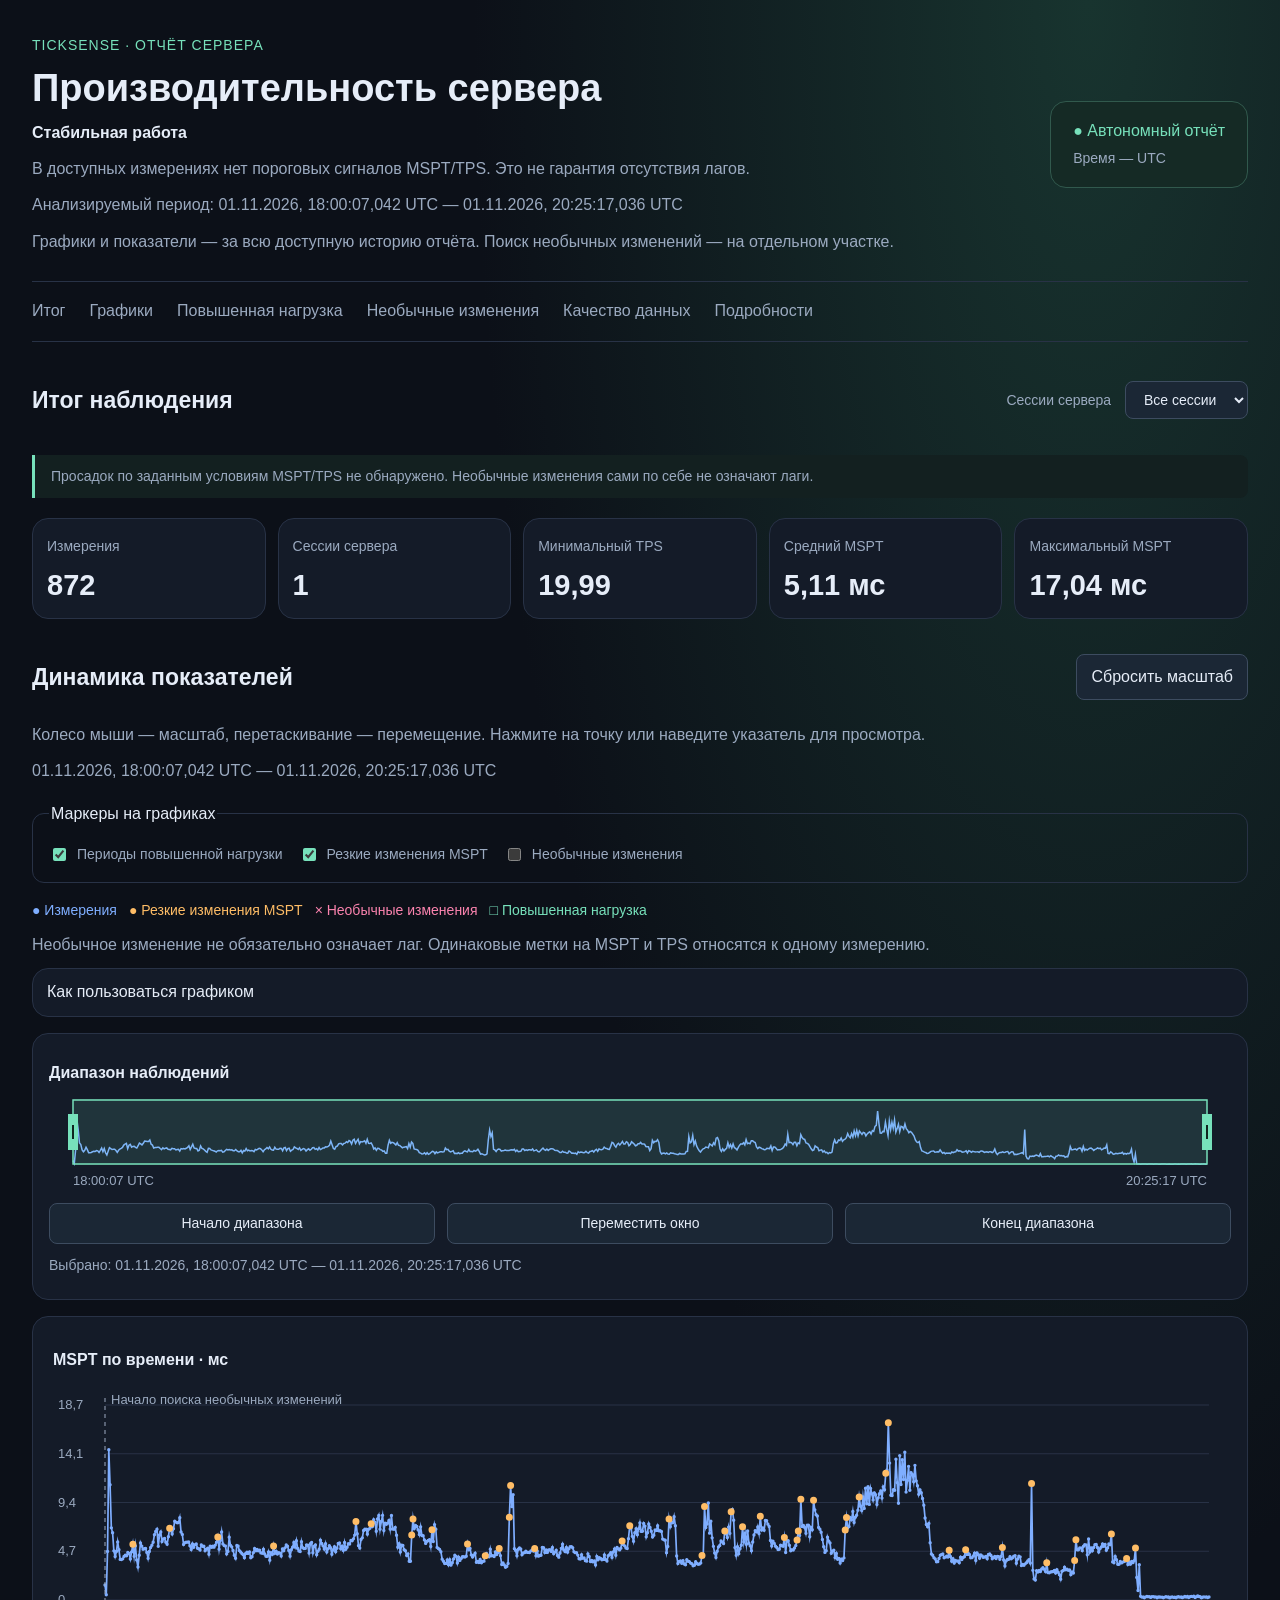
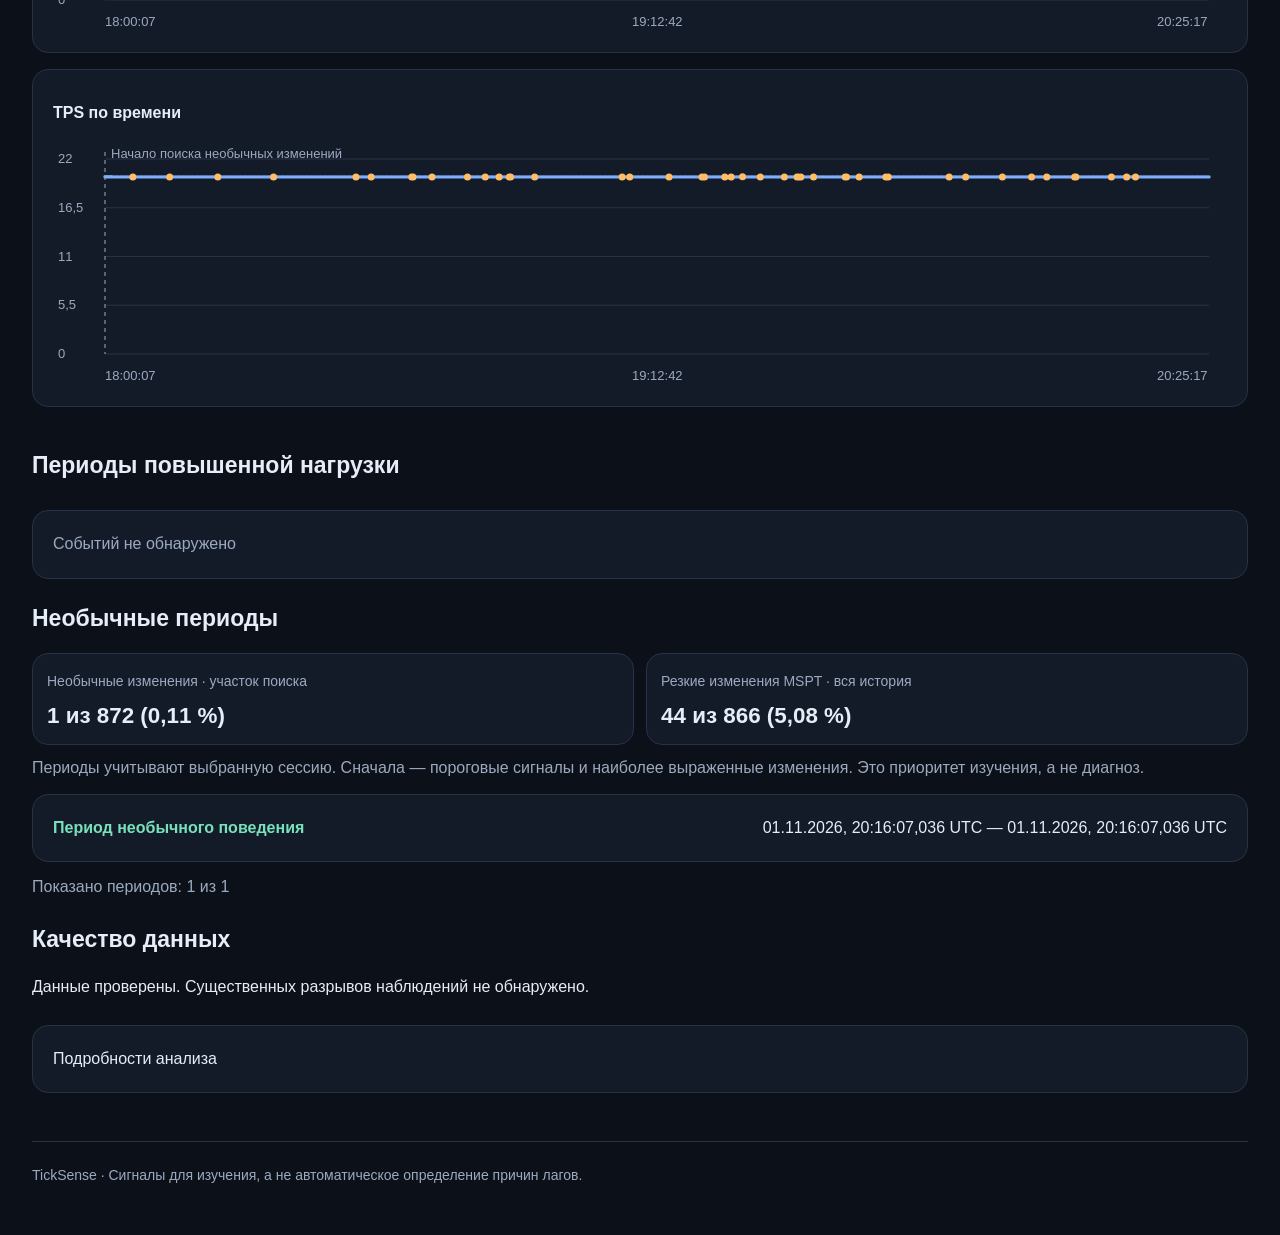
<file: site/pilot-dragon.html>
<!doctype html>
<html lang="ru">
<head><meta charset="utf-8"><meta name="viewport" content="width=device-width,initial-scale=1">
<meta http-equiv="Content-Security-Policy" content="default-src 'none'; script-src 'unsafe-inline'; style-src 'unsafe-inline'; connect-src 'none'; base-uri 'none'; form-action 'none'">
<title>TickSense — отчёт о производительности</title><style>:root {
    color-scheme: dark;
    --bg: #0c1018;
    --panel: #141b28;
    --edge: #283246;
    --text: #e6edf8;
    --muted: #9baac0;
    --accent: #77e1bb
}

* {
    box-sizing: border-box
}

body {
    margin: 0;
    background: radial-gradient(ellipse at 85% 0, var(--health-glow) 0, transparent 40%), var(--bg);
    color: var(--text);
    font: 16px/1.65 Inter, "Segoe UI", Arial, sans-serif;
    font-variant-numeric: tabular-nums
}

main {
    max-width: 1340px;
    margin: auto;
    padding: 48px 32px
}

header {
    display: flex;
    justify-content: space-between;
    gap: 24px;
    align-items: center;
    margin-bottom: 36px
}

h1 {
    font-size: clamp(32px, 4vw, 54px);
    line-height: 1.12;
    letter-spacing: normal;
    margin: 16px 0 22px
}

h1 span, .green {
    color: var(--accent)
}

h2 {
    font-size: 23px;
    letter-spacing: normal
}

h3 {
    font-size: 16px
}

p {
    margin: 10px 0
}

.eyebrow {
    font-size: 14px;
    letter-spacing: 1px;
    color: var(--accent)
}

.muted, small, footer {
    color: var(--muted)
}

.offline {
    border: 1px solid #31594d;
    background: #152a25;
    padding: 16px 22px;
    border-radius: 16px;
    color: var(--accent);
    white-space: nowrap
}

.offline small {
    font-size: 14px
}

nav {
    display: flex;
    gap: 24px;
    flex-wrap: wrap;
    border-block: 1px solid var(--edge);
    padding: 16px 0
}

a {
    color: var(--muted);
    text-decoration: none
}

a:hover {
    color: var(--accent)
}

section {
    margin-top: 38px;
    scroll-margin-top: 20px
}

.section-head {
    display: flex;
    justify-content: space-between;
    align-items: center;
    gap: 16px;
    flex-wrap: wrap
}

.cards {
    display: grid;
    grid-template-columns:repeat(4, 1fr);
    gap: 12px
}

.card, .chart, details, .empty {
    background: var(--panel);
    border: 1px solid var(--edge);
    border-radius: 16px;
    padding: 20px
}

.card strong {
    display: block;
    font-size: 29px;
    margin-top: 8px;
    font-weight: 600
}

.card span {
    color: var(--muted);
    font-size: 14px
}

.notice {
    border-left: 3px solid var(--accent);
    padding: 10px 16px;
    color: var(--muted);
    font-size: 14px;
    background: #132020;
    border-radius: 0 8px 8px 0;
    margin: 20px 0
}

button, select {
    background: #1b2735;
    color: var(--text);
    border: 1px solid #3d4c60;
    border-radius: 8px;
    padding: 9px 14px;
    font: inherit;
    cursor: pointer
}

button:hover, select:focus {
    border-color: var(--accent)
}

button:focus-visible, a:focus-visible {
    outline: 2px solid var(--accent)
}

label {
    font-size: 14px;
    color: var(--muted)
}

select {
    margin-left: 10px
}

.chart {
    margin: 16px 0;
    padding: 16px 20px
}

canvas {
    display: block;
    width: 100%;
    height: 250px;
    touch-action: none;
    user-select: none;
    -webkit-user-select: none;
    cursor: grab
}

.legend {
    display: flex;
    flex-wrap: wrap;
    gap: 18px;
    font-size: 14px
}

.blue {
    color: #7faeff
}

.orange {
    color: #ffbd66
}

.pink {
    color: #fb83ae
}

#tooltip {
    position: fixed;
    max-width: min(360px, 90vw);
    z-index: 2;
    background: #1b2735;
    border: 1px solid #64748b;
    border-radius: 10px;
    padding: 14px;
    white-space: pre-line;
    font-size: 14px;
    pointer-events: none;
    box-shadow: 0 12px 40px #0008
}

details {
    margin: 12px 0
}

summary {
    cursor: pointer;
    display: flex;
    justify-content: space-between;
    flex-wrap: wrap;
    gap: 12px
}

summary strong {
    color: var(--accent)
}

.stats {
    display: flex;
    flex-wrap: wrap;
    gap: 12px 28px;
    color: var(--muted);
    font-size: 14px;
    margin: 16px 0
}

.context {
    display: grid;
    grid-template-columns:repeat(2, minmax(0, 1fr));
    gap: 10px
}

.context p {
    background: #0f1621;
    border: 1px solid var(--edge);
    padding: 12px;
    border-radius: 9px;
    font-size: 14px;
    overflow-wrap: anywhere
}

ul {
    padding-left: 22px;
    color: var(--muted)
}

.empty {
    color: var(--muted)
}

.table-wrap {
    overflow-x: auto
}

table {
    border-collapse: collapse;
    width: 100%;
    font-size: 14px;
    white-space: nowrap
}

th, td {
    text-align: left;
    border-bottom: 1px solid var(--edge);
    padding: 12px
}

th {
    color: var(--muted);
    font-weight: 500
}

footer {
    border-top: 1px solid var(--edge);
    margin-top: 48px;
    padding-top: 22px;
    font-size: 14px
}

@media (max-width: 700px) {
    main {
        padding: 24px 16px
    }

    header {
        display: block
    }

    .offline {
        display: inline-block;
        margin-top: 12px
    }

    .cards {
        grid-template-columns:repeat(2, 1fr)
    }

    .context {
        grid-template-columns:1fr
    }

    nav {
        gap: 14px;
        font-size: 14px
    }

    canvas {
        height: 220px
    }

    .card {
        padding: 14px
    }

    .card strong {
        font-size: 24px
    }
}

#navigator {
    height: 130px;
    cursor: default
}

.nav-controls {
    display: flex;
    gap: 12px;
    flex-wrap: wrap;
    margin-top: 14px
}

.nav-controls button {
    flex: 1;
    min-width: 150px;
    font-size: 14px;
    line-height: 1.5
}

button:disabled {
    opacity: .5;
    cursor: default
}

.nav-controls button:focus-visible, canvas:focus-visible {
    outline: 2px solid var(--accent);
    outline-offset: 3px
}

h1, h2, h3, h4 {
    font-weight: 650
}

h2, h3, h4 {
    line-height: 1.35
}

.navigator .muted {
    font-size: 14px;
    line-height: 1.6
}

.card strong {
    line-height: 1.25
}

.card span, th {
    line-height: 1.5
}

#tooltip {
    line-height: 1.6
}

.nav-controls button {
    touch-action: manipulation
}

@media (max-width: 700px) {
    #navigator {
        height: 150px
    }

    .nav-controls {
        gap: 8px
    }

    .nav-controls button {
        min-width: 110px
    }

    h1 {
        line-height: 1.18
    }
}

.marker-controls {display:flex;flex-wrap:wrap;gap:1rem;border:1px solid #283246;border-radius:12px;padding:1rem;margin:1rem 0}
.marker-controls label {display:flex;align-items:center;gap:.5rem;cursor:pointer}
.marker-controls input {accent-color:#77e1bb}
#result-cards .card strong {font-size:1.4rem}
#result-cards .card p {margin-bottom:0}

/* Compact administrator view; diagnostic content remains in native disclosures. */
header {margin-bottom:16px;gap:16px}
h1 {font-size:clamp(26px,3vw,38px);margin:8px 0}
main {padding-top:24px}
section {margin-top:24px}
#cards {grid-template-columns:repeat(3,minmax(0,1fr))}
#result-cards {grid-template-columns:repeat(2,minmax(0,1fr))}
.card {padding:14px}
#technical {margin-top:24px}
.chart-help {padding:10px 14px;margin:10px 0}
.navigator {padding:12px 16px}
.navigator canvas {height:90px}
.legend {gap:12px}
@media(max-width:600px){#cards,#result-cards {grid-template-columns:1fr}header {align-items:flex-start}.offline {display:none}nav {gap:12px}.marker-controls {gap:.5rem}#tooltip {max-width:calc(100vw - 16px)}}
/* Override the navigator's original ID rule while keeping readable axes. */
#navigator {height:90px}

#cards {grid-template-columns:repeat(auto-fit,minmax(150px,1fr))}
/* Original ambient light; only its colour follows the telemetry status. */
:root {--health-glow:#242c38}
:root[data-health="GREEN"] {--health-glow:#18342f}
:root[data-health="YELLOW"] {--health-glow:#3b2c17}
:root[data-health="RED"] {--health-glow:#3a1821}
#health-label {font-weight:650;margin-bottom:0}
</style></head>
<body><main>
<header><div><p class="eyebrow">TICKSENSE · ОТЧЁТ СЕРВЕРА</p><h1>Производительность сервера</h1><p id="health-label" role="status"></p><p id="health-reason" class="muted"></p><p id="report-period" class="muted"></p><p class="muted">Графики и показатели — за всю доступную историю отчёта. Поиск необычных изменений — на отдельном участке.</p></div><div class="offline">● Автономный отчёт<br><small>Время — UTC</small></div></header>
<noscript>Для графиков включите JavaScript. Интернет не требуется.</noscript>
<nav><a href="#overview">Итог</a><a href="#charts">Графики</a><a href="#events">Повышенная нагрузка</a><a href="#ml">Необычные изменения</a><a href="#quality">Качество данных</a><a href="#technical">Подробности</a></nav>
<section id="overview"><div class="section-head"><h2>Итог наблюдения</h2><label>Сессии сервера <select id="session" aria-label="Сессии сервера"><option value="all">Все сессии</option></select></label></div><p id="analysis-conclusion" class="notice"></p><div id="cards" class="cards"></div></section>
<section id="charts"><div class="section-head"><h2>Динамика показателей</h2><button id="reset">Сбросить масштаб</button></div><p class="muted">Колесо мыши — масштаб, перетаскивание — перемещение. Нажмите на точку или наведите указатель для просмотра.</p>
<p id="period" class="muted"></p>
<fieldset class="marker-controls"><legend>Маркеры на графиках</legend><label><input id="show-events" type="checkbox" checked> Периоды повышенной нагрузки</label><label><input id="show-stat" type="checkbox" checked> Резкие изменения MSPT</label><label><input id="show-ml" type="checkbox"> Необычные изменения</label></fieldset>
<div class="legend"><span class="blue">● Измерения</span><span class="orange">● Резкие изменения MSPT</span><span class="pink">× Необычные изменения</span><span class="green">□ Повышенная нагрузка</span></div>
<p class="muted">Необычное изменение не обязательно означает лаг. Одинаковые метки на MSPT и TPS относятся к одному измерению.</p>
<details class="chart-help"><summary>Как пользоваться графиком</summary><p id="nav-help">Тяните границы обзорного графика или середину выделения. С клавиатуры: выберите кнопку диапазона и используйте ← / →; Shift ускоряет шаг, Home / End — к краям. Переключатели скрывают только маркеры. Розовый крест — необычность относительно прежних наблюдений; оранжевая точка — локальное превышение MSPT; зелёная рамка — условие повышенного MSPT или снижения TPS. При совпадении метки накладываются. Метка на TPS не означает, что именно TPS отклонился.</p></details>
<article class="chart navigator"><h3>Диапазон наблюдений</h3>
<canvas id="navigator" aria-label="Обзорный график MSPT с выделенным временным диапазоном" aria-describedby="nav-help"></canvas>
<div class="nav-controls" role="group" aria-label="Управление временным диапазоном с клавиатуры"><button id="nav-left" aria-describedby="nav-help">Начало диапазона</button><button id="nav-pan" aria-describedby="nav-help">Переместить окно</button><button id="nav-right" aria-describedby="nav-help">Конец диапазона</button></div><p id="nav-status" role="status" class="muted"></p></article>
<article class="chart"><h3>MSPT по времени · мс</h3><canvas id="mspt" aria-label="График MSPT по времени, UTC"></canvas></article>
<article class="chart"><h3>TPS по времени</h3><canvas id="tps" aria-label="График TPS по времени, UTC"></canvas></article>
<div id="tooltip" role="status" hidden></div></section>
<section id="events"><div class="section-head"><h2>Периоды повышенной нагрузки</h2><span id="event-count" class="muted"></span></div><div id="event-list"></div></section>
<section id="ml"><h2>Необычные периоды</h2><div id="result-cards" class="cards"></div><p id="regime-note" class="muted"></p><p class="muted">Периоды учитывают выбранную сессию. Сначала — пороговые сигналы и наиболее выраженные изменения. Это приоритет изучения, а не диагноз.</p><div id="ml-list"></div><button id="more" hidden>Показать все</button></section>
<section id="quality"><h2>Качество данных</h2><p id="quality-status"></p></section>
<details id="technical"><summary>Подробности анализа</summary><p id="period-scope" class="muted"></p><h3>Методика</h3><p>Isolation Forest отмечает необычные состояния по MSPT, TPS и онлайну. Статистический порог: среднее шести предыдущих измерений плюс три стандартных отклонения (shift(1)). Это сигналы для изучения, а не доказательства лагов. Ранжирование таблицы — по возрастанию decision_function, как и ранее.</p><h3>Покрытие режимов обучения</h3><div id="training-coverage"></div><h3>Проверка исходных данных</h3><div id="quality-content"></div><h3>Исходные записи необычных изменений</h3><div id="ml-technical"></div><button id="raw-more" hidden>Ещё исходные записи</button><h3>Исходные записи периодов нагрузки</h3><div id="event-technical"></div></details>
<footer>TickSense · Сигналы для изучения, а не автоматическое определение причин лагов.</footer>
</main><script id="report-data" type="application/json">{"event_insights": {"ml_episodes": [{"start_utc": "2026-11-01T20:16:07.036919950+00:00", "last_observed_utc": "2026-11-01T20:16:07.036919950+00:00", "session_id": 1, "measurements": 1, "single_observation": true, "observed_span_seconds": null, "peak_mspt": 3.39942859, "min_tps": 19.999997021000443, "mean_mspt": 3.39942859, "players_min": 0.0, "players_max": 0.0, "context": {"entities_delta": {"available": 1, "sum": 177.0, "max_positive_delta": 177.0}, "loaded_chunks_delta": {"available": 1, "sum": 361.0, "max_positive_delta": 361.0}, "gc_count_delta": {"available": 1, "sum": 0.0, "max_positive_delta": 0.0}, "gc_time_delta_ms": {"available": 1, "sum": 0.0, "max_positive_delta": 0.0}}, "source_records": [{"source_file": "Dragon Run.csv", "csv_row": 818}], "threshold_signal": false, "observed_facts": ["Сумма знаковых изменений числа сущностей: 177.", "Максимальный положительный интервальный прирост числа сущностей: 177.", "Сумма знаковых изменений числа загруженных чанков: 361.", "Максимальный положительный интервальный прирост числа загруженных чанков: 361."], "suggested_checks": ["Сопоставьте изменение числа сущностей с действиями на сервере в это время.", "Сопоставьте изменение числа загруженных чанков с действиями на сервере в это время."], "limitation": "Совпадение показателей не устанавливает причину. Охват наблюдений не равен длительности лага; интервальные приросты могут начинаться до периода, неизвестные значения не заменяются нулями."}], "display_performance_events": [], "rules": {"elevated_mspt": 25, "high_mspt": 50, "low_tps": 19, "max_gap_seconds": 30, "normal_rows_bridged": 0}}, "performance_health": {"state": "GREEN", "label": "Стабильная работа", "reason": "В доступных измерениях нет пороговых сигналов MSPT/TPS. Это не гарантия отсутствия лагов.", "supported_seconds": 8709.993720227998, "problem_measurements": 0, "problem_fraction": 0.0}, "full_period": {"scope": "evaluation_only", "measurements": 872, "sessions": 1, "mspt_avg_mean": 5.110392605607798, "mspt_avg_max": 17.03672408, "tps_1m_min": 19.99026788600768, "stat_anomalies": 44, "stat_evaluable_measurements": 866, "performance_events": {"thresholds": {"high_mspt": 50, "low_tps": 19, "elevated_mspt": 25, "max_gap_seconds": 30}, "episode_counts": {"high_mspt": 0, "low_tps": 0, "elevated_mspt": 0}, "invalid_rows": 0, "episodes": [], "note": "Threshold observations, not proof of impaired gameplay. Span is not exact lag duration; signals overlap independently."}, "ml_boundary": {"timestamp_utc": "2026-11-01T18:00:07.042954508+00:00", "session_id": 1}}, "interpretation": {"performance_events": 0, "ml": {"count": 1, "evaluated": 872, "percent": 0.11467889908256881}, "statistical": {"count": 44, "evaluated": 866, "percent": 5.080831408775982}, "both": 0, "unique": 45, "train_measurements": 145, "test_measurements": 872, "coverage": [{"mode": "empty", "label": "Пустой сервер", "train": {"count": 40, "evaluated": 145, "percent": 27.586206896551722}, "test": {"count": 58, "evaluated": 872, "percent": 6.651376146788991}, "test_ml": {"count": 1, "evaluated": 58, "percent": 1.7241379310344827}}, {"mode": "active", "label": "С игроками", "train": {"count": 105, "evaluated": 145, "percent": 72.41379310344827}, "test": {"count": 814, "evaluated": 872, "percent": 93.34862385321101}, "test_ml": {"count": 0, "evaluated": 814, "percent": 0.0}}], "coverage_warnings": [], "weak_coverage_percent": 5.0, "conclusion": "Пороговых событий ухудшения производительности не обнаружено. Это означает отсутствие срабатываний настроенных условий MSPT/TPS, а не доказательство отсутствия лагов. ML выявила 1 необычных измерений, которые не обязательно означают лаги."}, "data_quality": {"status": "ok", "start_utc": "2026-11-01T18:00:07.042954508+00:00", "end_utc": "2026-11-01T20:25:17.036674736+00:00", "source_csv_count": 1, "measurements": 872, "sessions": 1, "long_gaps": 0, "max_interval_seconds": 10.06717991, "max_gap_seconds": 30, "duplicate_measurements": 0, "warnings": [], "split": {"method": "separate_files"}, "limitations": ["Сессии определяются по уменьшению elapsed_ms: некоторые перезапуски неразличимы.", "Разрыв наблюдений не доказывает лаг. Интервал зависит от TPS; 30 с — диагностический порог.", "ML-сигналы не являются подтверждёнными лагами или оценкой точности."]}, "points": [{"timestamp_utc": "2026-11-01T18:00:07.042954000Z", "session_id": 1, "players_online": 0, "mspt_avg": 1.43939648, "tps_1m": 20.0181285223, "stat_anomaly": false, "ml_anomaly": false, "anomaly_score": 0.0262088759, "rolling_threshold": null, "excess_mspt": null, "csv_row": 2, "source_file": "Dragon Run.csv"}, {"timestamp_utc": "2026-11-01T18:00:17.040095000Z", "session_id": 1, "players_online": 0, "mspt_avg": 0.50438388, "tps_1m": 20.0181273782, "stat_anomaly": false, "ml_anomaly": false, "anomaly_score": 0.0840084985, "rolling_threshold": null, "excess_mspt": null, "csv_row": 3, "source_file": "Dragon Run.csv"}, {"timestamp_utc": "2026-11-01T18:00:27.038843000Z", "session_id": 1, "players_online": 1, "mspt_avg": 4.67294918, "tps_1m": 20.018137945, "stat_anomaly": false, "ml_anomaly": false, "anomaly_score": 0.2244909408, "rolling_threshold": null, "excess_mspt": null, "csv_row": 4, "source_file": "Dragon Run.csv"}, {"timestamp_utc": "2026-11-01T18:00:37.041971000Z", "session_id": 1, "players_online": 1, "mspt_avg": 14.43496682, "tps_1m": 20.0181376966, "stat_anomaly": false, "ml_anomaly": false, "anomaly_score": 0.0208381471, "rolling_threshold": null, "excess_mspt": null, "csv_row": 5, "source_file": "Dragon Run.csv"}, {"timestamp_utc": "2026-11-01T18:00:47.044179000Z", "session_id": 1, "players_online": 1, "mspt_avg": 11.07257105, "tps_1m": 20.0181503832, "stat_anomaly": false, "ml_anomaly": false, "anomaly_score": 0.0724324672, "rolling_threshold": null, "excess_mspt": null, "csv_row": 6, "source_file": "Dragon Run.csv"}, {"timestamp_utc": "2026-11-01T18:00:57.039419000Z", "session_id": 1, "players_online": 1, "mspt_avg": 6.93238956, "tps_1m": 20.0181378064, "stat_anomaly": false, "ml_anomaly": false, "anomaly_score": 0.1970380322, "rolling_threshold": null, "excess_mspt": null, "csv_row": 7, "source_file": "Dragon Run.csv"}, {"timestamp_utc": "2026-11-01T18:01:07.038497000Z", "session_id": 1, "players_online": 1, "mspt_avg": 6.45864554, "tps_1m": 20.0000149947, "stat_anomaly": false, "ml_anomaly": false, "anomaly_score": 0.2603909753, "rolling_threshold": 22.8837146573, "excess_mspt": -16.4250691173, "csv_row": 8, "source_file": "Dragon Run.csv"}, {"timestamp_utc": "2026-11-01T18:01:17.039305000Z", "session_id": 1, "players_online": 1, "mspt_avg": 4.72396943, "tps_1m": 20.000019984, "stat_anomaly": false, "ml_anomaly": false, "anomaly_score": 0.2776525623, "rolling_threshold": 21.9847649669, "excess_mspt": -17.2607955369, "csv_row": 9, "source_file": "Dragon Run.csv"}, {"timestamp_utc": "2026-11-01T18:01:27.038947000Z", "session_id": 1, "players_online": 1, "mspt_avg": 4.17621395, "tps_1m": 20.0000080797, "stat_anomaly": false, "ml_anomaly": false, "anomaly_score": 0.27196329, "rolling_threshold": 19.7571034495, "excess_mspt": -15.5808894995, "csv_row": 10, "source_file": "Dragon Run.csv"}, {"timestamp_utc": "2026-11-01T18:01:37.039566000Z", "session_id": 1, "players_online": 1, "mspt_avg": 4.66045045, "tps_1m": 19.9999920223, "stat_anomaly": false, "ml_anomaly": false, "anomaly_score": 0.2772168709, "rolling_threshold": 19.9448416201, "excess_mspt": -15.2843911701, "csv_row": 11, "source_file": "Dragon Run.csv"}, {"timestamp_utc": "2026-11-01T18:01:47.039238000Z", "session_id": 1, "players_online": 3, "mspt_avg": 5.58480624, "tps_1m": 19.9999914247, "stat_anomaly": false, "ml_anomaly": false, "anomaly_score": 0.2675101121, "rolling_threshold": 14.03008949, "excess_mspt": -8.44528325, "csv_row": 12, "source_file": "Dragon Run.csv"}, {"timestamp_utc": "2026-11-01T18:01:57.039231000Z", "session_id": 1, "players_online": 3, "mspt_avg": 4.82714781, "tps_1m": 20.000004513, "stat_anomaly": false, "ml_anomaly": false, "anomaly_score": 0.2744404484, "rolling_threshold": 8.7095194674, "excess_mspt": -3.8823716574, "csv_row": 13, "source_file": "Dragon Run.csv"}, {"timestamp_utc": "2026-11-01T18:02:07.037611000Z", "session_id": 1, "players_online": 3, "mspt_avg": 3.90076352, "tps_1m": 20.0000003313, "stat_anomaly": false, "ml_anomaly": false, "anomaly_score": 0.2708023321, "rolling_threshold": 7.5233108318, "excess_mspt": -3.6225473118, "csv_row": 14, "source_file": "Dragon Run.csv"}, {"timestamp_utc": "2026-11-01T18:02:17.038017000Z", "session_id": 1, "players_online": 3, "mspt_avg": 3.89656183, "tps_1m": 19.9999979577, "stat_anomaly": false, "ml_anomaly": false, "anomaly_score": 0.2708023321, "rolling_threshold": 6.3930604504, "excess_mspt": -2.4964986204, "csv_row": 15, "source_file": "Dragon Run.csv"}, {"timestamp_utc": "2026-11-01T18:02:27.037335000Z", "session_id": 1, "players_online": 3, "mspt_avg": 3.95657372, "tps_1m": 20.0000010327, "stat_anomaly": false, "ml_anomaly": false, "anomaly_score": 0.27052396, "rolling_threshold": 6.4690618883, "excess_mspt": -2.5124881683, "csv_row": 16, "source_file": "Dragon Run.csv"}, {"timestamp_utc": "2026-11-01T18:02:37.038004000Z", "session_id": 1, "players_online": 3, "mspt_avg": 4.18778252, "tps_1m": 20.0000067827, "stat_anomaly": false, "ml_anomaly": false, "anomaly_score": 0.2729444443, "rolling_threshold": 6.5159331252, "excess_mspt": -2.3281506052, "csv_row": 17, "source_file": "Dragon Run.csv"}, {"timestamp_utc": "2026-11-01T18:02:47.038079000Z", "session_id": 1, "players_online": 3, "mspt_avg": 4.29866539, "tps_1m": 19.9999996407, "stat_anomaly": false, "ml_anomaly": false, "anomaly_score": 0.2771508713, "rolling_threshold": 6.4402919829, "excess_mspt": -2.1416265929, "csv_row": 18, "source_file": "Dragon Run.csv"}, {"timestamp_utc": "2026-11-01T18:02:57.038181000Z", "session_id": 1, "players_online": 3, "mspt_avg": 4.25211637, "tps_1m": 19.9999966467, "stat_anomaly": false, "ml_anomaly": false, "anomaly_score": 0.2761729695, "rolling_threshold": 5.2521887616, "excess_mspt": -1.0000723916, "csv_row": 19, "source_file": "Dragon Run.csv"}, {"timestamp_utc": "2026-11-01T18:03:07.038302000Z", "session_id": 1, "players_online": 3, "mspt_avg": 4.56414376, "tps_1m": 19.999997558, "stat_anomaly": false, "ml_anomaly": false, "anomaly_score": 0.2753664321, "rolling_threshold": 4.6353135111, "excess_mspt": -0.0711697511, "csv_row": 20, "source_file": "Dragon Run.csv"}, {"timestamp_utc": "2026-11-01T18:03:17.037543000Z", "session_id": 1, "players_online": 3, "mspt_avg": 4.4722924, "tps_1m": 20.0000009163, "stat_anomaly": false, "ml_anomaly": false, "anomaly_score": 0.2746536753, "rolling_threshold": 4.9228273263, "excess_mspt": -0.4505349263, "csv_row": 21, "source_file": "Dragon Run.csv"}, {"timestamp_utc": "2026-11-01T18:03:27.037495000Z", "session_id": 1, "players_online": 3, "mspt_avg": 3.93718431, "tps_1m": 19.9999922797, "stat_anomaly": false, "ml_anomaly": false, "anomaly_score": 0.2696582404, "rolling_threshold": 4.9341260478, "excess_mspt": -0.9969417378, "csv_row": 22, "source_file": "Dragon Run.csv"}, {"timestamp_utc": "2026-11-01T18:03:37.037595000Z", "session_id": 1, "players_online": 3, "mspt_avg": 4.6266886, "tps_1m": 20.000001142, "stat_anomaly": false, "ml_anomaly": false, "anomaly_score": 0.2772168709, "rolling_threshold": 4.9490275329, "excess_mspt": -0.3223389329, "csv_row": 23, "source_file": "Dragon Run.csv"}, {"timestamp_utc": "2026-11-01T18:03:47.038469000Z", "session_id": 1, "players_online": 3, "mspt_avg": 5.36657453, "tps_1m": 19.999999453, "stat_anomaly": true, "ml_anomaly": false, "anomaly_score": 0.2685268125, "rolling_threshold": 5.1169490277, "excess_mspt": 0.2496255023, "csv_row": 24, "source_file": "Dragon Run.csv"}, {"timestamp_utc": "2026-11-01T18:03:57.038226000Z", "session_id": 1, "players_online": 3, "mspt_avg": 4.1958389, "tps_1m": 20.0000062173, "stat_anomaly": false, "ml_anomaly": false, "anomaly_score": 0.2743703469, "rolling_threshold": 5.970297793, "excess_mspt": -1.774458893, "csv_row": 25, "source_file": "Dragon Run.csv"}, {"timestamp_utc": "2026-11-01T18:04:07.037525000Z", "session_id": 1, "players_online": 3, "mspt_avg": 5.20111044, "tps_1m": 20.0000028943, "stat_anomaly": false, "ml_anomaly": false, "anomaly_score": 0.2745544996, "rolling_threshold": 5.9825044428, "excess_mspt": -0.7813940028, "csv_row": 26, "source_file": "Dragon Run.csv"}, {"timestamp_utc": "2026-11-01T18:04:17.037520000Z", "session_id": 1, "players_online": 3, "mspt_avg": 3.8548548, "tps_1m": 20.0000010143, "stat_anomaly": false, "ml_anomaly": false, "anomaly_score": 0.2713164, "rolling_threshold": 6.3100731034, "excess_mspt": -2.4552183034, "csv_row": 27, "source_file": "Dragon Run.csv"}, {"timestamp_utc": "2026-11-01T18:04:27.038096000Z", "session_id": 1, "players_online": 3, "mspt_avg": 3.17688205, "tps_1m": 20.0000004803, "stat_anomaly": false, "ml_anomaly": false, "anomaly_score": 0.2792034944, "rolling_threshold": 6.4646235506, "excess_mspt": -3.2877415006, "csv_row": 28, "source_file": "Dragon Run.csv"}, {"timestamp_utc": "2026-11-01T18:04:37.037618000Z", "session_id": 1, "players_online": 3, "mspt_avg": 4.30299088, "tps_1m": 20.0000058713, "stat_anomaly": false, "ml_anomaly": false, "anomaly_score": 0.2771508713, "rolling_threshold": 6.90005996, "excess_mspt": -2.59706908, "csv_row": 29, "source_file": "Dragon Run.csv"}, {"timestamp_utc": "2026-11-01T18:04:47.036951000Z", "session_id": 1, "players_online": 3, "mspt_avg": 5.4878069, "tps_1m": 20.0000033183, "stat_anomaly": false, "ml_anomaly": false, "anomaly_score": 0.269997931, "rolling_threshold": 6.8254493046, "excess_mspt": -1.3376424046, "csv_row": 30, "source_file": "Dragon Run.csv"}, {"timestamp_utc": "2026-11-01T18:04:57.037492000Z", "session_id": 1, "players_online": 3, "mspt_avg": 5.17991541, "tps_1m": 19.999999394, "stat_anomaly": false, "ml_anomaly": false, "anomaly_score": 0.2745544996, "rolling_threshold": 6.9380135662, "excess_mspt": -1.7580981562, "csv_row": 31, "source_file": "Dragon Run.csv"}, {"timestamp_utc": "2026-11-01T18:05:07.037554000Z", "session_id": 1, "players_online": 3, "mspt_avg": 4.88336989, "tps_1m": 20.0000053357, "stat_anomaly": false, "ml_anomaly": false, "anomaly_score": 0.2734928229, "rolling_threshold": 7.2599226584, "excess_mspt": -2.3765527684, "csv_row": 32, "source_file": "Dragon Run.csv"}, {"timestamp_utc": "2026-11-01T18:05:17.037334000Z", "session_id": 1, "players_online": 3, "mspt_avg": 4.93142677, "tps_1m": 19.9999893467, "stat_anomaly": false, "ml_anomaly": false, "anomaly_score": 0.2741672128, "rolling_threshold": 7.0923534468, "excess_mspt": -2.1609266768, "csv_row": 33, "source_file": "Dragon Run.csv"}, {"timestamp_utc": "2026-11-01T18:05:27.050980000Z", "session_id": 1, "players_online": 3, "mspt_avg": 4.96102932, "tps_1m": 20.000020189, "stat_anomaly": false, "ml_anomaly": false, "anomaly_score": 0.2741344236, "rolling_threshold": 7.1365297764, "excess_mspt": -2.1755004564, "csv_row": 34, "source_file": "Dragon Run.csv"}, {"timestamp_utc": "2026-11-01T18:05:37.037214000Z", "session_id": 1, "players_online": 3, "mspt_avg": 4.57377203, "tps_1m": 20.000013873, "stat_anomaly": false, "ml_anomaly": false, "anomaly_score": 0.2753664321, "rolling_threshold": 6.1314149308, "excess_mspt": -1.5576429008, "csv_row": 35, "source_file": "Dragon Run.csv"}, {"timestamp_utc": "2026-11-01T18:05:47.037330000Z", "session_id": 1, "players_online": 3, "mspt_avg": 4.00249971, "tps_1m": 20.0000017577, "stat_anomaly": false, "ml_anomaly": false, "anomaly_score": 0.2722192095, "rolling_threshold": 5.9243986243, "excess_mspt": -1.9218989143, "csv_row": 36, "source_file": "Dragon Run.csv"}, {"timestamp_utc": "2026-11-01T18:05:57.037238000Z", "session_id": 1, "players_online": 3, "mspt_avg": 4.65746218, "tps_1m": 20.0000045167, "stat_anomaly": false, "ml_anomaly": false, "anomaly_score": 0.2772168709, "rolling_threshold": 6.0065232833, "excess_mspt": -1.3490611033, "csv_row": 37, "source_file": "Dragon Run.csv"}, {"timestamp_utc": "2026-11-01T18:06:07.036966000Z", "session_id": 1, "players_online": 3, "mspt_avg": 5.04034703, "tps_1m": 20.0000113087, "stat_anomaly": false, "ml_anomaly": false, "anomaly_score": 0.2722596543, "rolling_threshold": 5.7528537315, "excess_mspt": -0.7125067015, "csv_row": 38, "source_file": "Dragon Run.csv"}, {"timestamp_utc": "2026-11-01T18:06:17.036969000Z", "session_id": 1, "players_online": 3, "mspt_avg": 5.26158684, "tps_1m": 20.0000081593, "stat_anomaly": false, "ml_anomaly": false, "anomaly_score": 0.270946727, "rolling_threshold": 5.8497880415, "excess_mspt": -0.5882012015, "csv_row": 39, "source_file": "Dragon Run.csv"}, {"timestamp_utc": "2026-11-01T18:06:27.037470000Z", "session_id": 1, "players_online": 3, "mspt_avg": 5.55036946, "tps_1m": 19.999987754, "stat_anomaly": false, "ml_anomaly": false, "anomaly_score": 0.2699930506, "rolling_threshold": 6.0836438443, "excess_mspt": -0.5332743843, "csv_row": 40, "source_file": "Dragon Run.csv"}, {"timestamp_utc": "2026-11-01T18:06:37.037240000Z", "session_id": 1, "players_online": 3, "mspt_avg": 6.27672566, "tps_1m": 19.9999875863, "stat_anomaly": false, "ml_anomaly": false, "anomaly_score": 0.2613501691, "rolling_threshold": 6.5059702223, "excess_mspt": -0.2292445623, "csv_row": 41, "source_file": "Dragon Run.csv"}, {"timestamp_utc": "2026-11-01T18:06:47.037525000Z", "session_id": 1, "players_online": 3, "mspt_avg": 6.59859735, "tps_1m": 20.0000017497, "stat_anomaly": false, "ml_anomaly": false, "anomaly_score": 0.2599573913, "rolling_threshold": 7.4597684629, "excess_mspt": -0.8611711129, "csv_row": 42, "source_file": "Dragon Run.csv"}, {"timestamp_utc": "2026-11-01T18:06:57.037012000Z", "session_id": 1, "players_online": 3, "mspt_avg": 6.80375572, "tps_1m": 20.000002314, "stat_anomaly": false, "ml_anomaly": false, "anomaly_score": 0.2468623003, "rolling_threshold": 7.7955168487, "excess_mspt": -0.9917611287, "csv_row": 43, "source_file": "Dragon Run.csv"}, {"timestamp_utc": "2026-11-01T18:07:07.037013000Z", "session_id": 1, "players_online": 3, "mspt_avg": 5.15648887, "tps_1m": 19.9999845887, "stat_anomaly": false, "ml_anomaly": false, "anomaly_score": 0.2730997218, "rolling_threshold": 8.1316059059, "excess_mspt": -2.9751170359, "csv_row": 44, "source_file": "Dragon Run.csv"}, {"timestamp_utc": "2026-11-01T18:07:17.037435000Z", "session_id": 1, "players_online": 3, "mspt_avg": 6.24143244, "tps_1m": 20.0000113747, "stat_anomaly": false, "ml_anomaly": false, "anomaly_score": 0.2616144915, "rolling_threshold": 8.0706814611, "excess_mspt": -1.8292490211, "csv_row": 45, "source_file": "Dragon Run.csv"}, {"timestamp_utc": "2026-11-01T18:07:27.059460000Z", "session_id": 1, "players_online": 3, "mspt_avg": 6.53624065, "tps_1m": 20.0000124703, "stat_anomaly": false, "ml_anomaly": false, "anomaly_score": 0.2599573913, "rolling_threshold": 7.9958890503, "excess_mspt": -1.4596484003, "csv_row": 46, "source_file": "Dragon Run.csv"}, {"timestamp_utc": "2026-11-01T18:07:37.037451000Z", "session_id": 1, "players_online": 3, "mspt_avg": 5.622815, "tps_1m": 20.0000026597, "stat_anomaly": false, "ml_anomaly": false, "anomaly_score": 0.2664391347, "rolling_threshold": 8.0204810582, "excess_mspt": -2.3976660582, "csv_row": 47, "source_file": "Dragon Run.csv"}, {"timestamp_utc": "2026-11-01T18:07:47.037417000Z", "session_id": 1, "players_online": 3, "mspt_avg": 5.87195361, "tps_1m": 19.9999976533, "stat_anomaly": false, "ml_anomaly": false, "anomaly_score": 0.2663478732, "rolling_threshold": 8.0810971307, "excess_mspt": -2.2091435207, "csv_row": 48, "source_file": "Dragon Run.csv"}, {"timestamp_utc": "2026-11-01T18:07:57.037466000Z", "session_id": 1, "players_online": 3, "mspt_avg": 5.9187511, "tps_1m": 20.0000129257, "stat_anomaly": false, "ml_anomaly": false, "anomaly_score": 0.2663478732, "rolling_threshold": 7.8650979283, "excess_mspt": -1.9463468283, "csv_row": 49, "source_file": "Dragon Run.csv"}, {"timestamp_utc": "2026-11-01T18:08:07.037461000Z", "session_id": 1, "players_online": 3, "mspt_avg": 5.54423045, "tps_1m": 20.0000084863, "stat_anomaly": false, "ml_anomaly": false, "anomaly_score": 0.2699930506, "rolling_threshold": 7.331093143, "excess_mspt": -1.786862693, "csv_row": 50, "source_file": "Dragon Run.csv"}, {"timestamp_utc": "2026-11-01T18:08:17.036939000Z", "session_id": 1, "players_online": 3, "mspt_avg": 5.35501164, "tps_1m": 19.9999937933, "stat_anomaly": false, "ml_anomaly": false, "anomaly_score": 0.2685268125, "rolling_threshold": 7.0841340513, "excess_mspt": -1.7291224113, "csv_row": 51, "source_file": "Dragon Run.csv"}, {"timestamp_utc": "2026-11-01T18:08:27.037455000Z", "session_id": 1, "players_online": 3, "mspt_avg": 6.0779913, "tps_1m": 20.0000060507, "stat_anomaly": false, "ml_anomaly": false, "anomaly_score": 0.2661022424, "rolling_threshold": 7.049280136, "excess_mspt": -0.971288836, "csv_row": 52, "source_file": "Dragon Run.csv"}, {"timestamp_utc": "2026-11-01T18:08:37.037461000Z", "session_id": 1, "players_online": 3, "mspt_avg": 6.90447717, "tps_1m": 20.000001535, "stat_anomaly": true, "ml_anomaly": false, "anomaly_score": 0.2447378632, "rolling_threshold": 6.5406488192, "excess_mspt": 0.3638283508, "csv_row": 53, "source_file": "Dragon Run.csv"}, {"timestamp_utc": "2026-11-01T18:08:47.037443000Z", "session_id": 1, "players_online": 3, "mspt_avg": 6.66966973, "tps_1m": 20.0000039433, "stat_anomaly": false, "ml_anomaly": false, "anomaly_score": 0.2537075521, "rolling_threshold": 7.5626276297, "excess_mspt": -0.8929578997, "csv_row": 54, "source_file": "Dragon Run.csv"}, {"timestamp_utc": "2026-11-01T18:08:57.037114000Z", "session_id": 1, "players_online": 3, "mspt_avg": 6.34230652, "tps_1m": 19.9999844717, "stat_anomaly": false, "ml_anomaly": false, "anomaly_score": 0.2606999082, "rolling_threshold": 7.9111166588, "excess_mspt": -1.5688101388, "csv_row": 55, "source_file": "Dragon Run.csv"}, {"timestamp_utc": "2026-11-01T18:09:07.037966000Z", "session_id": 1, "players_online": 3, "mspt_avg": 6.84832892, "tps_1m": 19.999992898, "stat_anomaly": false, "ml_anomaly": false, "anomaly_score": 0.2468623003, "rolling_threshold": 7.9887165201, "excess_mspt": -1.1403876001, "csv_row": 56, "source_file": "Dragon Run.csv"}, {"timestamp_utc": "2026-11-01T18:09:17.037205000Z", "session_id": 1, "players_online": 3, "mspt_avg": 7.56691385, "tps_1m": 19.9999952153, "stat_anomaly": false, "ml_anomaly": false, "anomaly_score": 0.2207117199, "rolling_threshold": 8.1260585144, "excess_mspt": -0.5591446644, "csv_row": 57, "source_file": "Dragon Run.csv"}, {"timestamp_utc": "2026-11-01T18:09:27.037680000Z", "session_id": 1, "players_online": 3, "mspt_avg": 7.48813635, "tps_1m": 19.999980524, "stat_anomaly": false, "ml_anomaly": false, "anomaly_score": 0.2237364401, "rolling_threshold": 8.2785831791, "excess_mspt": -0.7904468291, "csv_row": 58, "source_file": "Dragon Run.csv"}, {"timestamp_utc": "2026-11-01T18:09:37.037514000Z", "session_id": 1, "players_online": 3, "mspt_avg": 7.41367089, "tps_1m": 20.0000032273, "stat_anomaly": false, "ml_anomaly": false, "anomaly_score": 0.2241181975, "rolling_threshold": 8.3949347542, "excess_mspt": -0.9812638642, "csv_row": 59, "source_file": "Dragon Run.csv"}, {"timestamp_utc": "2026-11-01T18:09:47.037296000Z", "session_id": 1, "players_online": 3, "mspt_avg": 7.44500654, "tps_1m": 20.0000010157, "stat_anomaly": false, "ml_anomaly": false, "anomaly_score": 0.2232389194, "rolling_threshold": 8.5712075178, "excess_mspt": -1.1262009778, "csv_row": 60, "source_file": "Dragon Run.csv"}, {"timestamp_utc": "2026-11-01T18:09:57.037621000Z", "session_id": 1, "players_online": 3, "mspt_avg": 7.90427208, "tps_1m": 19.999999425, "stat_anomaly": false, "ml_anomaly": false, "anomaly_score": 0.2131031777, "rolling_threshold": 8.6421457152, "excess_mspt": -0.7378736352, "csv_row": 61, "source_file": "Dragon Run.csv"}, {"timestamp_utc": "2026-11-01T18:10:07.037534000Z", "session_id": 1, "players_online": 3, "mspt_avg": 6.53881926, "tps_1m": 20.0000011483, "stat_anomaly": false, "ml_anomaly": false, "anomaly_score": 0.2599573913, "rolling_threshold": 8.4702391638, "excess_mspt": -1.9314199038, "csv_row": 62, "source_file": "Dragon Run.csv"}, {"timestamp_utc": "2026-11-01T18:10:17.036986000Z", "session_id": 1, "players_online": 3, "mspt_avg": 6.30454834, "tps_1m": 20.0000045413, "stat_anomaly": false, "ml_anomaly": false, "anomaly_score": 0.2609553586, "rolling_threshold": 8.7567000096, "excess_mspt": -2.4521516696, "csv_row": 63, "source_file": "Dragon Run.csv"}, {"timestamp_utc": "2026-11-01T18:10:27.036934000Z", "session_id": 1, "players_online": 3, "mspt_avg": 5.33515568, "tps_1m": 20.000000039, "stat_anomaly": false, "ml_anomaly": false, "anomaly_score": 0.2685268125, "rolling_threshold": 9.0423325248, "excess_mspt": -3.7071768448, "csv_row": 64, "source_file": "Dragon Run.csv"}, {"timestamp_utc": "2026-11-01T18:10:37.037452000Z", "session_id": 1, "players_online": 3, "mspt_avg": 5.50518973, "tps_1m": 19.999998241, "stat_anomaly": false, "ml_anomaly": false, "anomaly_score": 0.269997931, "rolling_threshold": 9.6595431024, "excess_mspt": -4.1543533724, "csv_row": 65, "source_file": "Dragon Run.csv"}, {"timestamp_utc": "2026-11-01T18:10:47.036996000Z", "session_id": 1, "players_online": 3, "mspt_avg": 5.54661748, "tps_1m": 20.0000011887, "stat_anomaly": false, "ml_anomaly": false, "anomaly_score": 0.2699930506, "rolling_threshold": 9.5798924214, "excess_mspt": -4.0332749414, "csv_row": 66, "source_file": "Dragon Run.csv"}, {"timestamp_utc": "2026-11-01T18:10:57.037445000Z", "session_id": 1, "players_online": 3, "mspt_avg": 5.56149263, "tps_1m": 20.0000003973, "stat_anomaly": false, "ml_anomaly": false, "anomaly_score": 0.2678992974, "rolling_threshold": 9.0937403656, "excess_mspt": -3.5322477356, "csv_row": 67, "source_file": "Dragon Run.csv"}, {"timestamp_utc": "2026-11-01T18:11:07.036997000Z", "session_id": 1, "players_online": 3, "mspt_avg": 5.56859431, "tps_1m": 20.0000165727, "stat_anomaly": false, "ml_anomaly": false, "anomaly_score": 0.2678992974, "rolling_threshold": 7.2832544627, "excess_mspt": -1.7146601527, "csv_row": 68, "source_file": "Dragon Run.csv"}, {"timestamp_utc": "2026-11-01T18:11:17.037022000Z", "session_id": 1, "players_online": 3, "mspt_avg": 5.20305983, "tps_1m": 20.000005095, "stat_anomaly": false, "ml_anomaly": false, "anomaly_score": 0.2739925245, "rolling_threshold": 6.6522053674, "excess_mspt": -1.4491455374, "csv_row": 69, "source_file": "Dragon Run.csv"}, {"timestamp_utc": "2026-11-01T18:11:27.037009000Z", "session_id": 1, "players_online": 3, "mspt_avg": 4.85493264, "tps_1m": 20.0000033567, "stat_anomaly": false, "ml_anomaly": false, "anomaly_score": 0.2748032232, "rolling_threshold": 5.9043052521, "excess_mspt": -1.0493726121, "csv_row": 70, "source_file": "Dragon Run.csv"}, {"timestamp_utc": "2026-11-01T18:11:37.037481000Z", "session_id": 1, "players_online": 3, "mspt_avg": 5.39856684, "tps_1m": 20.0000086803, "stat_anomaly": false, "ml_anomaly": false, "anomaly_score": 0.2695336729, "rolling_threshold": 6.2414261296, "excess_mspt": -0.8428592896, "csv_row": 71, "source_file": "Dragon Run.csv"}, {"timestamp_utc": "2026-11-01T18:11:47.036981000Z", "session_id": 1, "players_online": 3, "mspt_avg": 5.0693681, "tps_1m": 20.000001649, "stat_anomaly": false, "ml_anomaly": false, "anomaly_score": 0.2722596543, "rolling_threshold": 6.2041022869, "excess_mspt": -1.1347341869, "csv_row": 72, "source_file": "Dragon Run.csv"}, {"timestamp_utc": "2026-11-01T18:11:57.037363000Z", "session_id": 1, "players_online": 3, "mspt_avg": 5.31932582, "tps_1m": 19.9999970143, "stat_anomaly": false, "ml_anomaly": false, "anomaly_score": 0.2703290737, "rolling_threshold": 6.1324010733, "excess_mspt": -0.8130752533, "csv_row": 73, "source_file": "Dragon Run.csv"}, {"timestamp_utc": "2026-11-01T18:12:07.037263000Z", "session_id": 1, "players_online": 3, "mspt_avg": 5.38934379, "tps_1m": 19.9999888273, "stat_anomaly": false, "ml_anomaly": false, "anomaly_score": 0.2695336729, "rolling_threshold": 5.9922754554, "excess_mspt": -0.6029316654, "csv_row": 74, "source_file": "Dragon Run.csv"}, {"timestamp_utc": "2026-11-01T18:12:17.037017000Z", "session_id": 1, "players_online": 3, "mspt_avg": 4.97898091, "tps_1m": 20.0000098107, "stat_anomaly": false, "ml_anomaly": false, "anomaly_score": 0.2741872409, "rolling_threshold": 5.8428189193, "excess_mspt": -0.8638380093, "csv_row": 75, "source_file": "Dragon Run.csv"}, {"timestamp_utc": "2026-11-01T18:12:27.037075000Z", "session_id": 1, "players_online": 3, "mspt_avg": 4.91830683, "tps_1m": 19.999999644, "stat_anomaly": false, "ml_anomaly": false, "anomaly_score": 0.2741672128, "rolling_threshold": 5.8636436836, "excess_mspt": -0.9453368536, "csv_row": 76, "source_file": "Dragon Run.csv"}, {"timestamp_utc": "2026-11-01T18:12:37.037163000Z", "session_id": 1, "players_online": 3, "mspt_avg": 4.79586656, "tps_1m": 19.9999868547, "stat_anomaly": false, "ml_anomaly": false, "anomaly_score": 0.2761739002, "rolling_threshold": 5.8253872522, "excess_mspt": -1.0295206922, "csv_row": 77, "source_file": "Dragon Run.csv"}, {"timestamp_utc": "2026-11-01T18:12:47.037006000Z", "session_id": 1, "players_online": 3, "mspt_avg": 5.28627511, "tps_1m": 20.0000011303, "stat_anomaly": false, "ml_anomaly": false, "anomaly_score": 0.270946727, "rolling_threshold": 5.7758650594, "excess_mspt": -0.4895899494, "csv_row": 78, "source_file": "Dragon Run.csv"}, {"timestamp_utc": "2026-11-01T18:12:57.037442000Z", "session_id": 1, "players_online": 3, "mspt_avg": 5.16296619, "tps_1m": 20.0000024847, "stat_anomaly": false, "ml_anomaly": false, "anomaly_score": 0.2730997218, "rolling_threshold": 5.8560943903, "excess_mspt": -0.6931282003, "csv_row": 79, "source_file": "Dragon Run.csv"}, {"timestamp_utc": "2026-11-01T18:13:07.037039000Z", "session_id": 1, "players_online": 3, "mspt_avg": 5.16552587, "tps_1m": 20.0000138423, "stat_anomaly": false, "ml_anomaly": false, "anomaly_score": 0.2730997218, "rolling_threshold": 5.7750420848, "excess_mspt": -0.6095162148, "csv_row": 80, "source_file": "Dragon Run.csv"}, {"timestamp_utc": "2026-11-01T18:13:17.037622000Z", "session_id": 1, "players_online": 3, "mspt_avg": 4.73708777, "tps_1m": 19.9999849333, "stat_anomaly": false, "ml_anomaly": false, "anomaly_score": 0.2776525623, "rolling_threshold": 5.6026899888, "excess_mspt": -0.8656022188, "csv_row": 81, "source_file": "Dragon Run.csv"}, {"timestamp_utc": "2026-11-01T18:13:27.036991000Z", "session_id": 1, "players_online": 3, "mspt_avg": 4.8897273, "tps_1m": 19.9999948313, "stat_anomaly": false, "ml_anomaly": false, "anomaly_score": 0.2734928229, "rolling_threshold": 5.6853720037, "excess_mspt": -0.7956447037, "csv_row": 82, "source_file": "Dragon Run.csv"}, {"timestamp_utc": "2026-11-01T18:13:37.037645000Z", "session_id": 1, "players_online": 3, "mspt_avg": 4.96832422, "tps_1m": 20.000003808, "stat_anomaly": false, "ml_anomaly": false, "anomaly_score": 0.2741344236, "rolling_threshold": 5.6885418106, "excess_mspt": -0.7202175906, "csv_row": 83, "source_file": "Dragon Run.csv"}, {"timestamp_utc": "2026-11-01T18:13:47.037429000Z", "session_id": 1, "players_online": 3, "mspt_avg": 4.39001831, "tps_1m": 19.9999915357, "stat_anomaly": false, "ml_anomaly": false, "anomaly_score": 0.2765853761, "rolling_threshold": 5.6510489157, "excess_mspt": -1.2610306057, "csv_row": 84, "source_file": "Dragon Run.csv"}, {"timestamp_utc": "2026-11-01T18:13:57.036956000Z", "session_id": 1, "players_online": 3, "mspt_avg": 5.17056226, "tps_1m": 19.9999979243, "stat_anomaly": false, "ml_anomaly": false, "anomaly_score": 0.2745544996, "rolling_threshold": 5.7651844572, "excess_mspt": -0.5946221972, "csv_row": 85, "source_file": "Dragon Run.csv"}, {"timestamp_utc": "2026-11-01T18:14:07.037399000Z", "session_id": 1, "players_online": 3, "mspt_avg": 5.07450239, "tps_1m": 19.9999814527, "stat_anomaly": false, "ml_anomaly": false, "anomaly_score": 0.2722596543, "rolling_threshold": 5.7708004143, "excess_mspt": -0.6962980243, "csv_row": 86, "source_file": "Dragon Run.csv"}, {"timestamp_utc": "2026-11-01T18:14:17.037539000Z", "session_id": 1, "players_online": 3, "mspt_avg": 5.18024877, "tps_1m": 19.9999972607, "stat_anomaly": false, "ml_anomaly": false, "anomaly_score": 0.2745544996, "rolling_threshold": 5.7098227303, "excess_mspt": -0.5295739603, "csv_row": 87, "source_file": "Dragon Run.csv"}, {"timestamp_utc": "2026-11-01T18:14:27.037138000Z", "session_id": 1, "players_online": 3, "mspt_avg": 5.07807872, "tps_1m": 20.000002608, "stat_anomaly": false, "ml_anomaly": false, "anomaly_score": 0.2722596543, "rolling_threshold": 5.8300227384, "excess_mspt": -0.7519440184, "csv_row": 88, "source_file": "Dragon Run.csv"}, {"timestamp_utc": "2026-11-01T18:14:37.037603000Z", "session_id": 1, "players_online": 3, "mspt_avg": 5.27815218, "tps_1m": 19.999994441, "stat_anomaly": false, "ml_anomaly": false, "anomaly_score": 0.270946727, "rolling_threshold": 5.8700520966, "excess_mspt": -0.5918999166, "csv_row": 89, "source_file": "Dragon Run.csv"}, {"timestamp_utc": "2026-11-01T18:14:47.037387000Z", "session_id": 1, "players_online": 3, "mspt_avg": 5.56051537, "tps_1m": 20.0000051333, "stat_anomaly": false, "ml_anomaly": false, "anomaly_score": 0.2678992974, "rolling_threshold": 5.9939867526, "excess_mspt": -0.4334713826, "csv_row": 90, "source_file": "Dragon Run.csv"}, {"timestamp_utc": "2026-11-01T18:14:57.037035000Z", "session_id": 1, "players_online": 3, "mspt_avg": 6.05941996, "tps_1m": 19.9999900223, "stat_anomaly": true, "ml_anomaly": false, "anomaly_score": 0.2660662732, "rolling_threshold": 5.7679707793, "excess_mspt": 0.2914491807, "csv_row": 91, "source_file": "Dragon Run.csv"}, {"timestamp_utc": "2026-11-01T18:15:07.037535000Z", "session_id": 1, "players_online": 3, "mspt_avg": 4.88617675, "tps_1m": 19.9999990563, "stat_anomaly": false, "ml_anomaly": false, "anomaly_score": 0.2734928229, "rolling_threshold": 6.5169825146, "excess_mspt": -1.6308057646, "csv_row": 92, "source_file": "Dragon Run.csv"}, {"timestamp_utc": "2026-11-01T18:15:17.037521000Z", "session_id": 1, "players_online": 3, "mspt_avg": 5.73014937, "tps_1m": 19.9999758177, "stat_anomaly": false, "ml_anomaly": false, "anomaly_score": 0.2647467103, "rolling_threshold": 6.5918994215, "excess_mspt": -0.8617500515, "csv_row": 93, "source_file": "Dragon Run.csv"}, {"timestamp_utc": "2026-11-01T18:15:27.037099000Z", "session_id": 1, "players_online": 3, "mspt_avg": 6.54511055, "tps_1m": 19.9999930147, "stat_anomaly": false, "ml_anomaly": false, "anomaly_score": 0.2599573913, "rolling_threshold": 6.7369389176, "excess_mspt": -0.1918283676, "csv_row": 94, "source_file": "Dragon Run.csv"}, {"timestamp_utc": "2026-11-01T18:15:37.037542000Z", "session_id": 1, "players_online": 3, "mspt_avg": 5.38756317, "tps_1m": 20.0000154827, "stat_anomaly": false, "ml_anomaly": false, "anomaly_score": 0.2695336729, "rolling_threshold": 7.4262507634, "excess_mspt": -2.0386875934, "csv_row": 95, "source_file": "Dragon Run.csv"}, {"timestamp_utc": "2026-11-01T18:15:47.041312000Z", "session_id": 1, "players_online": 3, "mspt_avg": 5.24006178, "tps_1m": 19.9999992337, "stat_anomaly": false, "ml_anomaly": false, "anomaly_score": 0.2721451568, "rolling_threshold": 7.4043086162, "excess_mspt": -2.1642468362, "csv_row": 96, "source_file": "Dragon Run.csv"}, {"timestamp_utc": "2026-11-01T18:15:57.037077000Z", "session_id": 1, "players_online": 3, "mspt_avg": 5.20063862, "tps_1m": 20.0000119107, "stat_anomaly": false, "ml_anomaly": false, "anomaly_score": 0.2745544996, "rolling_threshold": 7.4390007571, "excess_mspt": -2.2383621371, "csv_row": 97, "source_file": "Dragon Run.csv"}, {"timestamp_utc": "2026-11-01T18:16:07.037448000Z", "session_id": 1, "players_online": 3, "mspt_avg": 4.42877784, "tps_1m": 19.9999977507, "stat_anomaly": false, "ml_anomaly": false, "anomaly_score": 0.2767568271, "rolling_threshold": 7.2433518106, "excess_mspt": -2.8145739706, "csv_row": 98, "source_file": "Dragon Run.csv"}, {"timestamp_utc": "2026-11-01T18:16:17.037518000Z", "session_id": 1, "players_online": 3, "mspt_avg": 4.66883174, "tps_1m": 20.0000316417, "stat_anomaly": false, "ml_anomaly": false, "anomaly_score": 0.2772168709, "rolling_threshold": 7.5117873686, "excess_mspt": -2.8429556286, "csv_row": 99, "source_file": "Dragon Run.csv"}, {"timestamp_utc": "2026-11-01T18:16:27.036976000Z", "session_id": 1, "players_online": 3, "mspt_avg": 6.03311547, "tps_1m": 20.0000226604, "stat_anomaly": false, "ml_anomaly": false, "anomaly_score": 0.2654587696, "rolling_threshold": 7.4541062767, "excess_mspt": -1.4209908067, "csv_row": 100, "source_file": "Dragon Run.csv"}, {"timestamp_utc": "2026-11-01T18:16:37.037612000Z", "session_id": 1, "players_online": 3, "mspt_avg": 5.25013186, "tps_1m": 19.9999907663, "stat_anomaly": false, "ml_anomaly": false, "anomaly_score": 0.2725290566, "rolling_threshold": 6.8558845305, "excess_mspt": -1.6057526705, "csv_row": 101, "source_file": "Dragon Run.csv"}, {"timestamp_utc": "2026-11-01T18:16:47.037104000Z", "session_id": 1, "players_online": 3, "mspt_avg": 5.10613063, "tps_1m": 19.999995741, "stat_anomaly": false, "ml_anomaly": false, "anomaly_score": 0.2724075134, "rolling_threshold": 6.8079307817, "excess_mspt": -1.7018001517, "csv_row": 102, "source_file": "Dragon Run.csv"}, {"timestamp_utc": "2026-11-01T18:16:57.037387000Z", "session_id": 1, "players_online": 3, "mspt_avg": 4.75606542, "tps_1m": 20.0000017663, "stat_anomaly": false, "ml_anomaly": false, "anomaly_score": 0.2776525623, "rolling_threshold": 6.7787664761, "excess_mspt": -2.0227010561, "csv_row": 103, "source_file": "Dragon Run.csv"}, {"timestamp_utc": "2026-11-01T18:17:07.037399000Z", "session_id": 1, "players_online": 3, "mspt_avg": 4.29986866, "tps_1m": 20.0000012887, "stat_anomaly": false, "ml_anomaly": false, "anomaly_score": 0.2771508713, "rolling_threshold": 6.7517098228, "excess_mspt": -2.4518411628, "csv_row": 104, "source_file": "Dragon Run.csv"}, {"timestamp_utc": "2026-11-01T18:17:17.037289000Z", "session_id": 1, "players_online": 3, "mspt_avg": 4.01304216, "tps_1m": 19.9999903313, "stat_anomaly": false, "ml_anomaly": false, "anomaly_score": 0.2714438022, "rolling_threshold": 6.8181968504, "excess_mspt": -2.8051546904, "csv_row": 105, "source_file": "Dragon Run.csv"}, {"timestamp_utc": "2026-11-01T18:17:27.037137000Z", "session_id": 1, "players_online": 3, "mspt_avg": 5.2308032, "tps_1m": 19.9999840987, "stat_anomaly": false, "ml_anomaly": false, "anomaly_score": 0.2721451568, "rolling_threshold": 7.0797168791, "excess_mspt": -1.8489136791, "csv_row": 106, "source_file": "Dragon Run.csv"}, {"timestamp_utc": "2026-11-01T18:17:37.037496000Z", "session_id": 1, "players_online": 3, "mspt_avg": 5.19688868, "tps_1m": 19.9999926467, "stat_anomaly": false, "ml_anomaly": false, "anomaly_score": 0.2745544996, "rolling_threshold": 6.3347582058, "excess_mspt": -1.1378695258, "csv_row": 107, "source_file": "Dragon Run.csv"}, {"timestamp_utc": "2026-11-01T18:17:47.037024000Z", "session_id": 1, "players_online": 3, "mspt_avg": 4.74939754, "tps_1m": 20.0000001273, "stat_anomaly": false, "ml_anomaly": false, "anomaly_score": 0.2776525623, "rolling_threshold": 6.2978452191, "excess_mspt": -1.5484476791, "csv_row": 108, "source_file": "Dragon Run.csv"}, {"timestamp_utc": "2026-11-01T18:17:57.037415000Z", "session_id": 1, "players_online": 3, "mspt_avg": 4.61890551, "tps_1m": 20.0000020637, "stat_anomaly": false, "ml_anomaly": false, "anomaly_score": 0.2772168709, "rolling_threshold": 6.156336784, "excess_mspt": -1.537431274, "csv_row": 109, "source_file": "Dragon Run.csv"}, {"timestamp_utc": "2026-11-01T18:18:07.037311000Z", "session_id": 1, "players_online": 3, "mspt_avg": 4.46716194, "tps_1m": 19.999998477, "stat_anomaly": false, "ml_anomaly": false, "anomaly_score": 0.2746536753, "rolling_threshold": 6.1349693206, "excess_mspt": -1.6678073806, "csv_row": 110, "source_file": "Dragon Run.csv"}, {"timestamp_utc": "2026-11-01T18:18:17.037410000Z", "session_id": 1, "players_online": 3, "mspt_avg": 4.34770747, "tps_1m": 20.0000004987, "stat_anomaly": false, "ml_anomaly": false, "anomaly_score": 0.2767322856, "rolling_threshold": 6.0958421855, "excess_mspt": -1.7481347155, "csv_row": 111, "source_file": "Dragon Run.csv"}, {"timestamp_utc": "2026-11-01T18:18:27.037213000Z", "session_id": 1, "players_online": 3, "mspt_avg": 4.05897652, "tps_1m": 20.000000705, "stat_anomaly": false, "ml_anomaly": false, "anomaly_score": 0.2722371379, "rolling_threshold": 5.8811947411, "excess_mspt": -1.8222182211, "csv_row": 112, "source_file": "Dragon Run.csv"}, {"timestamp_utc": "2026-11-01T18:18:37.037459000Z", "session_id": 1, "players_online": 3, "mspt_avg": 4.47753253, "tps_1m": 20.0000177427, "stat_anomaly": false, "ml_anomaly": false, "anomaly_score": 0.2746536753, "rolling_threshold": 5.7340131421, "excess_mspt": -1.2564806121, "csv_row": 113, "source_file": "Dragon Run.csv"}, {"timestamp_utc": "2026-11-01T18:18:47.037344000Z", "session_id": 1, "players_online": 3, "mspt_avg": 4.5905382, "tps_1m": 20.000005331, "stat_anomaly": false, "ml_anomaly": false, "anomaly_score": 0.276054268, "rolling_threshold": 5.1663962094, "excess_mspt": -0.5758580094, "csv_row": 114, "source_file": "Dragon Run.csv"}, {"timestamp_utc": "2026-11-01T18:18:57.037083000Z", "session_id": 1, "players_online": 3, "mspt_avg": 4.47812467, "tps_1m": 19.999999025, "stat_anomaly": false, "ml_anomaly": false, "anomaly_score": 0.2746536753, "rolling_threshold": 5.0408405138, "excess_mspt": -0.5627158438, "csv_row": 115, "source_file": "Dragon Run.csv"}, {"timestamp_utc": "2026-11-01T18:19:07.037457000Z", "session_id": 1, "players_online": 3, "mspt_avg": 4.61526311, "tps_1m": 20.0000009517, "stat_anomaly": false, "ml_anomaly": false, "anomaly_score": 0.2772168709, "rolling_threshold": 4.9595872573, "excess_mspt": -0.3443241473, "csv_row": 116, "source_file": "Dragon Run.csv"}, {"timestamp_utc": "2026-11-01T18:19:17.037372000Z", "session_id": 1, "players_online": 3, "mspt_avg": 4.06756393, "tps_1m": 20.000001478, "stat_anomaly": false, "ml_anomaly": false, "anomaly_score": 0.2722371379, "rolling_threshold": 5.0414886273, "excess_mspt": -0.9739246973, "csv_row": 117, "source_file": "Dragon Run.csv"}, {"timestamp_utc": "2026-11-01T18:19:27.037310000Z", "session_id": 1, "players_online": 3, "mspt_avg": 4.15138064, "tps_1m": 20.0000031197, "stat_anomaly": false, "ml_anomaly": false, "anomaly_score": 0.2716229418, "rolling_threshold": 5.1396603145, "excess_mspt": -0.9882796745, "csv_row": 118, "source_file": "Dragon Run.csv"}, {"timestamp_utc": "2026-11-01T18:19:37.038155000Z", "session_id": 1, "players_online": 3, "mspt_avg": 4.55240548, "tps_1m": 19.9999872333, "stat_anomaly": false, "ml_anomaly": false, "anomaly_score": 0.2733588334, "rolling_threshold": 5.0900118295, "excess_mspt": -0.5376063495, "csv_row": 119, "source_file": "Dragon Run.csv"}, {"timestamp_utc": "2026-11-01T18:19:47.037304000Z", "session_id": 1, "players_online": 3, "mspt_avg": 4.94498545, "tps_1m": 19.9999995437, "stat_anomaly": false, "ml_anomaly": false, "anomaly_score": 0.2747498042, "rolling_threshold": 5.1239307897, "excess_mspt": -0.1789453397, "csv_row": 120, "source_file": "Dragon Run.csv"}, {"timestamp_utc": "2026-11-01T18:19:57.036931000Z", "session_id": 1, "players_online": 3, "mspt_avg": 4.72524973, "tps_1m": 19.9999977587, "stat_anomaly": false, "ml_anomaly": false, "anomaly_score": 0.2776525623, "rolling_threshold": 5.4329863754, "excess_mspt": -0.7077366454, "csv_row": 121, "source_file": "Dragon Run.csv"}, {"timestamp_utc": "2026-11-01T18:20:07.037357000Z", "session_id": 1, "players_online": 3, "mspt_avg": 4.85609497, "tps_1m": 20.0000098843, "stat_anomaly": false, "ml_anomaly": false, "anomaly_score": 0.2745489418, "rolling_threshold": 5.5248576864, "excess_mspt": -0.6687627164, "csv_row": 122, "source_file": "Dragon Run.csv"}, {"timestamp_utc": "2026-11-01T18:20:17.037345000Z", "session_id": 1, "players_online": 3, "mspt_avg": 4.73988133, "tps_1m": 20.0000042257, "stat_anomaly": false, "ml_anomaly": false, "anomaly_score": 0.2776525623, "rolling_threshold": 5.649486318, "excess_mspt": -0.909604988, "csv_row": 123, "source_file": "Dragon Run.csv"}, {"timestamp_utc": "2026-11-01T18:20:27.037071000Z", "session_id": 1, "players_online": 3, "mspt_avg": 4.79434223, "tps_1m": 20.00000297, "stat_anomaly": false, "ml_anomaly": false, "anomaly_score": 0.2761739002, "rolling_threshold": 5.5107903638, "excess_mspt": -0.7164481338, "csv_row": 124, "source_file": "Dragon Run.csv"}, {"timestamp_utc": "2026-11-01T18:20:37.037448000Z", "session_id": 1, "players_online": 3, "mspt_avg": 4.52556062, "tps_1m": 20.0000021883, "stat_anomaly": false, "ml_anomaly": false, "anomaly_score": 0.2747639538, "rolling_threshold": 5.1687921969, "excess_mspt": -0.6432315769, "csv_row": 125, "source_file": "Dragon Run.csv"}, {"timestamp_utc": "2026-11-01T18:20:47.037274000Z", "session_id": 1, "players_online": 3, "mspt_avg": 4.49942568, "tps_1m": 19.9999954183, "stat_anomaly": false, "ml_anomaly": false, "anomaly_score": 0.2745096424, "rolling_threshold": 5.1909303499, "excess_mspt": -0.6915046699, "csv_row": 126, "source_file": "Dragon Run.csv"}, {"timestamp_utc": "2026-11-01T18:20:57.036894000Z", "session_id": 1, "players_online": 3, "mspt_avg": 4.88574621, "tps_1m": 20.0000013717, "stat_anomaly": false, "ml_anomaly": false, "anomaly_score": 0.2734928229, "rolling_threshold": 5.1260005005, "excess_mspt": -0.2402542905, "csv_row": 127, "source_file": "Dragon Run.csv"}, {"timestamp_utc": "2026-11-01T18:21:07.037291000Z", "session_id": 1, "players_online": 3, "mspt_avg": 4.42148004, "tps_1m": 19.9999992793, "stat_anomaly": false, "ml_anomaly": false, "anomaly_score": 0.2767568271, "rolling_threshold": 5.215808746, "excess_mspt": -0.794328706, "csv_row": 128, "source_file": "Dragon Run.csv"}, {"timestamp_utc": "2026-11-01T18:21:17.037402000Z", "session_id": 1, "players_online": 3, "mspt_avg": 4.20741267, "tps_1m": 19.9999981863, "stat_anomaly": false, "ml_anomaly": false, "anomaly_score": 0.2743703469, "rolling_threshold": 5.2051428708, "excess_mspt": -0.9977302008, "csv_row": 129, "source_file": "Dragon Run.csv"}, {"timestamp_utc": "2026-11-01T18:21:27.036918000Z", "session_id": 1, "players_online": 3, "mspt_avg": 4.21004875, "tps_1m": 19.9999972117, "stat_anomaly": false, "ml_anomaly": false, "anomaly_score": 0.2737775626, "rolling_threshold": 5.3017810229, "excess_mspt": -1.0917322729, "csv_row": 130, "source_file": "Dragon Run.csv"}, {"timestamp_utc": "2026-11-01T18:21:37.037270000Z", "session_id": 1, "players_online": 3, "mspt_avg": 4.62030301, "tps_1m": 19.9999964933, "stat_anomaly": false, "ml_anomaly": false, "anomaly_score": 0.2772168709, "rolling_threshold": 5.2110989942, "excess_mspt": -0.5907959842, "csv_row": 131, "source_file": "Dragon Run.csv"}, {"timestamp_utc": "2026-11-01T18:21:47.037189000Z", "session_id": 1, "players_online": 3, "mspt_avg": 3.82880737, "tps_1m": 20.000019218, "stat_anomaly": false, "ml_anomaly": false, "anomaly_score": 0.2707962449, "rolling_threshold": 5.2506967498, "excess_mspt": -1.4218893798, "csv_row": 132, "source_file": "Dragon Run.csv"}, {"timestamp_utc": "2026-11-01T18:21:57.037246000Z", "session_id": 1, "players_online": 3, "mspt_avg": 4.55249141, "tps_1m": 19.9999978673, "stat_anomaly": false, "ml_anomaly": false, "anomaly_score": 0.2733588334, "rolling_threshold": 5.4652627854, "excess_mspt": -0.9127713754, "csv_row": 133, "source_file": "Dragon Run.csv"}, {"timestamp_utc": "2026-11-01T18:22:07.037250000Z", "session_id": 1, "players_online": 3, "mspt_avg": 4.37997684, "tps_1m": 19.9999959057, "stat_anomaly": false, "ml_anomaly": false, "anomaly_score": 0.2759123137, "rolling_threshold": 5.1757381704, "excess_mspt": -0.7957613304, "csv_row": 134, "source_file": "Dragon Run.csv"}, {"timestamp_utc": "2026-11-01T18:22:17.036945000Z", "session_id": 1, "players_online": 3, "mspt_avg": 5.195781, "tps_1m": 20.0000033753, "stat_anomaly": true, "ml_anomaly": false, "anomaly_score": 0.2745544996, "rolling_threshold": 5.1604042263, "excess_mspt": 0.0353767737, "csv_row": 135, "source_file": "Dragon Run.csv"}, {"timestamp_utc": "2026-11-01T18:22:27.037362000Z", "session_id": 1, "players_online": 3, "mspt_avg": 4.48667094, "tps_1m": 20.0000002653, "stat_anomaly": false, "ml_anomaly": false, "anomaly_score": 0.2746536753, "rolling_threshold": 5.8346084249, "excess_mspt": -1.3479374849, "csv_row": 136, "source_file": "Dragon Run.csv"}, {"timestamp_utc": "2026-11-01T18:22:37.037276000Z", "session_id": 1, "players_online": 3, "mspt_avg": 4.70021069, "tps_1m": 20.000001192, "stat_anomaly": false, "ml_anomaly": false, "anomaly_score": 0.2772168709, "rolling_threshold": 5.8291291416, "excess_mspt": -1.1289184516, "csv_row": 137, "source_file": "Dragon Run.csv"}, {"timestamp_utc": "2026-11-01T18:22:47.036941000Z", "session_id": 1, "players_online": 3, "mspt_avg": 4.4112418, "tps_1m": 19.9999840363, "stat_anomaly": false, "ml_anomaly": false, "anomaly_score": 0.2767568271, "rolling_threshold": 5.8579481343, "excess_mspt": -1.4467063343, "csv_row": 138, "source_file": "Dragon Run.csv"}, {"timestamp_utc": "2026-11-01T18:22:57.037253000Z", "session_id": 1, "players_online": 3, "mspt_avg": 4.53896988, "tps_1m": 19.9999992673, "stat_anomaly": false, "ml_anomaly": false, "anomaly_score": 0.2733588334, "rolling_threshold": 5.5324657647, "excess_mspt": -0.9934958847, "csv_row": 139, "source_file": "Dragon Run.csv"}, {"timestamp_utc": "2026-11-01T18:23:07.037297000Z", "session_id": 1, "players_online": 3, "mspt_avg": 4.50950903, "tps_1m": 19.9999931823, "stat_anomaly": false, "ml_anomaly": false, "anomaly_score": 0.2745096424, "rolling_threshold": 5.5321916398, "excess_mspt": -1.0226826098, "csv_row": 140, "source_file": "Dragon Run.csv"}, {"timestamp_utc": "2026-11-01T18:23:17.037374000Z", "session_id": 1, "players_online": 3, "mspt_avg": 4.22943208, "tps_1m": 19.9999979793, "stat_anomaly": false, "ml_anomaly": false, "anomaly_score": 0.27426094, "rolling_threshold": 5.505305073, "excess_mspt": -1.275872993, "csv_row": 141, "source_file": "Dragon Run.csv"}, {"timestamp_utc": "2026-11-01T18:23:27.037358000Z", "session_id": 1, "players_online": 3, "mspt_avg": 4.89449148, "tps_1m": 20.0000091957, "stat_anomaly": false, "ml_anomaly": false, "anomaly_score": 0.2734928229, "rolling_threshold": 4.9448610299, "excess_mspt": -0.0503695499, "csv_row": 142, "source_file": "Dragon Run.csv"}, {"timestamp_utc": "2026-11-01T18:23:37.037401000Z", "session_id": 1, "players_online": 3, "mspt_avg": 4.73305437, "tps_1m": 19.9999992073, "stat_anomaly": false, "ml_anomaly": false, "anomaly_score": 0.2776525623, "rolling_threshold": 5.2379258397, "excess_mspt": -0.5048714697, "csv_row": 143, "source_file": "Dragon Run.csv"}, {"timestamp_utc": "2026-11-01T18:23:47.037430000Z", "session_id": 1, "players_online": 3, "mspt_avg": 5.01387848, "tps_1m": 20.000005067, "stat_anomaly": false, "ml_anomaly": false, "anomaly_score": 0.2722596543, "rolling_threshold": 5.2575157619, "excess_mspt": -0.2436372819, "csv_row": 144, "source_file": "Dragon Run.csv"}, {"timestamp_utc": "2026-11-01T18:23:57.037668000Z", "session_id": 1, "players_online": 3, "mspt_avg": 5.28214912, "tps_1m": 20.000005261, "stat_anomaly": false, "ml_anomaly": false, "anomaly_score": 0.270946727, "rolling_threshold": 5.510154189, "excess_mspt": -0.228005069, "csv_row": 145, "source_file": "Dragon Run.csv"}, {"timestamp_utc": "2026-11-01T18:24:07.037356000Z", "session_id": 1, "players_online": 3, "mspt_avg": 5.16200308, "tps_1m": 20.0000068393, "stat_anomaly": false, "ml_anomaly": false, "anomaly_score": 0.2730997218, "rolling_threshold": 5.8983030131, "excess_mspt": -0.7362999331, "csv_row": 146, "source_file": "Dragon Run.csv"}, {"timestamp_utc": "2026-11-01T18:24:17.037415000Z", "session_id": 1, "players_online": 3, "mspt_avg": 4.7629888, "tps_1m": 20.0000019847, "stat_anomaly": false, "ml_anomaly": false, "anomaly_score": 0.2776525623, "rolling_threshold": 6.0115429229, "excess_mspt": -1.2485541229, "csv_row": 147, "source_file": "Dragon Run.csv"}, {"timestamp_utc": "2026-11-01T18:24:27.037381000Z", "session_id": 1, "players_online": 3, "mspt_avg": 4.21476165, "tps_1m": 19.999986464, "stat_anomaly": false, "ml_anomaly": false, "anomaly_score": 0.2737775626, "rolling_threshold": 5.633108801, "excess_mspt": -1.418347151, "csv_row": 148, "source_file": "Dragon Run.csv"}, {"timestamp_utc": "2026-11-01T18:24:37.037339000Z", "session_id": 1, "players_online": 3, "mspt_avg": 4.82346514, "tps_1m": 19.999999093, "stat_anomaly": false, "ml_anomaly": false, "anomaly_score": 0.2752342707, "rolling_threshold": 6.0116431695, "excess_mspt": -1.1881780295, "csv_row": 149, "source_file": "Dragon Run.csv"}, {"timestamp_utc": "2026-11-01T18:24:47.036997000Z", "session_id": 1, "players_online": 3, "mspt_avg": 5.08073948, "tps_1m": 19.999993042, "stat_anomaly": false, "ml_anomaly": false, "anomaly_score": 0.2722596543, "rolling_threshold": 6.0137992109, "excess_mspt": -0.9330597309, "csv_row": 150, "source_file": "Dragon Run.csv"}, {"timestamp_utc": "2026-11-01T18:24:57.037354000Z", "session_id": 1, "players_online": 3, "mspt_avg": 5.52156566, "tps_1m": 19.9999989257, "stat_anomaly": false, "ml_anomaly": false, "anomaly_score": 0.2681050852, "rolling_threshold": 6.0422921804, "excess_mspt": -0.5207265204, "csv_row": 151, "source_file": "Dragon Run.csv"}, {"timestamp_utc": "2026-11-01T18:25:07.037421000Z", "session_id": 1, "players_online": 3, "mspt_avg": 5.09573438, "tps_1m": 19.9999993903, "stat_anomaly": false, "ml_anomaly": false, "anomaly_score": 0.2724075134, "rolling_threshold": 6.2538934686, "excess_mspt": -1.1581590886, "csv_row": 152, "source_file": "Dragon Run.csv"}, {"timestamp_utc": "2026-11-01T18:25:17.037316000Z", "session_id": 1, "players_online": 3, "mspt_avg": 5.70454983, "tps_1m": 20.0000085313, "stat_anomaly": false, "ml_anomaly": false, "anomaly_score": 0.2647183079, "rolling_threshold": 6.2241171492, "excess_mspt": -0.5195673192, "csv_row": 153, "source_file": "Dragon Run.csv"}, {"timestamp_utc": "2026-11-01T18:25:27.037179000Z", "session_id": 1, "players_online": 3, "mspt_avg": 4.95127523, "tps_1m": 19.9999981473, "stat_anomaly": false, "ml_anomaly": false, "anomaly_score": 0.2747498042, "rolling_threshold": 6.6606267103, "excess_mspt": -1.7093514803, "csv_row": 154, "source_file": "Dragon Run.csv"}, {"timestamp_utc": "2026-11-01T18:25:37.037546000Z", "session_id": 1, "players_online": 3, "mspt_avg": 4.71602745, "tps_1m": 20.000003592, "stat_anomaly": false, "ml_anomaly": false, "anomaly_score": 0.2776525623, "rolling_threshold": 6.2238048291, "excess_mspt": -1.5077773791, "csv_row": 155, "source_file": "Dragon Run.csv"}, {"timestamp_utc": "2026-11-01T18:25:47.037471000Z", "session_id": 1, "players_online": 3, "mspt_avg": 4.6506268, "tps_1m": 20.0000036947, "stat_anomaly": false, "ml_anomaly": false, "anomaly_score": 0.2772168709, "rolling_threshold": 6.2816805, "excess_mspt": -1.6310537, "csv_row": 156, "source_file": "Dragon Run.csv"}, {"timestamp_utc": "2026-11-01T18:25:57.037454000Z", "session_id": 1, "players_online": 3, "mspt_avg": 5.60266044, "tps_1m": 20.0000003003, "stat_anomaly": false, "ml_anomaly": false, "anomaly_score": 0.2675101121, "rolling_threshold": 6.3895940635, "excess_mspt": -0.7869336235, "csv_row": 157, "source_file": "Dragon Run.csv"}, {"timestamp_utc": "2026-11-01T18:26:07.037024000Z", "session_id": 1, "players_online": 3, "mspt_avg": 5.01459786, "tps_1m": 19.9999972343, "stat_anomaly": false, "ml_anomaly": false, "anomaly_score": 0.2722596543, "rolling_threshold": 6.4531867458, "excess_mspt": -1.4385888858, "csv_row": 158, "source_file": "Dragon Run.csv"}, {"timestamp_utc": "2026-11-01T18:26:17.037306000Z", "session_id": 1, "players_online": 3, "mspt_avg": 4.93954756, "tps_1m": 19.9999812907, "stat_anomaly": false, "ml_anomaly": false, "anomaly_score": 0.2739334076, "rolling_threshold": 6.4460270929, "excess_mspt": -1.5064795329, "csv_row": 159, "source_file": "Dragon Run.csv"}, {"timestamp_utc": "2026-11-01T18:26:27.037488000Z", "session_id": 1, "players_online": 3, "mspt_avg": 4.96079922, "tps_1m": 19.999999916, "stat_anomaly": false, "ml_anomaly": false, "anomaly_score": 0.2741344236, "rolling_threshold": 5.9916197925, "excess_mspt": -1.0308205725, "csv_row": 160, "source_file": "Dragon Run.csv"}, {"timestamp_utc": "2026-11-01T18:26:37.037585000Z", "session_id": 1, "players_online": 3, "mspt_avg": 5.29990528, "tps_1m": 19.9999964953, "stat_anomaly": false, "ml_anomaly": false, "anomaly_score": 0.2703290737, "rolling_threshold": 5.9928027342, "excess_mspt": -0.6928974542, "csv_row": 161, "source_file": "Dragon Run.csv"}, {"timestamp_utc": "2026-11-01T18:26:47.037403000Z", "session_id": 1, "players_online": 3, "mspt_avg": 5.24160838, "tps_1m": 19.999994146, "stat_anomaly": false, "ml_anomaly": false, "anomaly_score": 0.2721451568, "rolling_threshold": 6.0676439801, "excess_mspt": -0.8260356001, "csv_row": 162, "source_file": "Dragon Run.csv"}, {"timestamp_utc": "2026-11-01T18:26:57.037414000Z", "session_id": 1, "players_online": 3, "mspt_avg": 4.50497597, "tps_1m": 19.999985818, "stat_anomaly": false, "ml_anomaly": false, "anomaly_score": 0.2745096424, "rolling_threshold": 5.9471943565, "excess_mspt": -1.4422183865, "csv_row": 163, "source_file": "Dragon Run.csv"}, {"timestamp_utc": "2026-11-01T18:27:07.037080000Z", "session_id": 1, "players_online": 3, "mspt_avg": 5.40237355, "tps_1m": 20.0000054877, "stat_anomaly": false, "ml_anomaly": false, "anomaly_score": 0.2695336729, "rolling_threshold": 5.8405324578, "excess_mspt": -0.4381589078, "csv_row": 164, "source_file": "Dragon Run.csv"}, {"timestamp_utc": "2026-11-01T18:27:17.037716000Z", "session_id": 1, "players_online": 3, "mspt_avg": 5.52532774, "tps_1m": 20.000009493, "stat_anomaly": false, "ml_anomaly": false, "anomaly_score": 0.2681050852, "rolling_threshold": 6.0442279118, "excess_mspt": -0.5189001718, "csv_row": 165, "source_file": "Dragon Run.csv"}, {"timestamp_utc": "2026-11-01T18:27:27.037394000Z", "session_id": 1, "players_online": 3, "mspt_avg": 4.53437165, "tps_1m": 20.000000567, "stat_anomaly": false, "ml_anomaly": false, "anomaly_score": 0.2744107358, "rolling_threshold": 6.26791829, "excess_mspt": -1.73354664, "csv_row": 166, "source_file": "Dragon Run.csv"}, {"timestamp_utc": "2026-11-01T18:27:37.037386000Z", "session_id": 1, "players_online": 3, "mspt_avg": 5.16894602, "tps_1m": 20.0000050323, "stat_anomaly": false, "ml_anomaly": false, "anomaly_score": 0.2730997218, "rolling_threshold": 6.4297137044, "excess_mspt": -1.2607676844, "csv_row": 167, "source_file": "Dragon Run.csv"}, {"timestamp_utc": "2026-11-01T18:27:47.037454000Z", "session_id": 1, "players_online": 3, "mspt_avg": 5.29260129, "tps_1m": 20.0000047693, "stat_anomaly": false, "ml_anomaly": false, "anomaly_score": 0.270946727, "rolling_threshold": 6.3794421639, "excess_mspt": -1.0868408739, "csv_row": 168, "source_file": "Dragon Run.csv"}, {"timestamp_utc": "2026-11-01T18:27:57.036930000Z", "session_id": 1, "players_online": 3, "mspt_avg": 4.34173089, "tps_1m": 20.00001417, "stat_anomaly": false, "ml_anomaly": false, "anomaly_score": 0.2767322856, "rolling_threshold": 6.4018065382, "excess_mspt": -2.0600756482, "csv_row": 169, "source_file": "Dragon Run.csv"}, {"timestamp_utc": "2026-11-01T18:28:07.036948000Z", "session_id": 1, "players_online": 3, "mspt_avg": 4.69698211, "tps_1m": 19.9999929673, "stat_anomaly": false, "ml_anomaly": false, "anomaly_score": 0.2772168709, "rolling_threshold": 6.5080436773, "excess_mspt": -1.8110615673, "csv_row": 170, "source_file": "Dragon Run.csv"}, {"timestamp_utc": "2026-11-01T18:28:17.037392000Z", "session_id": 1, "players_online": 3, "mspt_avg": 4.87691793, "tps_1m": 19.999995663, "stat_anomaly": false, "ml_anomaly": false, "anomaly_score": 0.2743825679, "rolling_threshold": 6.3336585124, "excess_mspt": -1.4567405824, "csv_row": 171, "source_file": "Dragon Run.csv"}, {"timestamp_utc": "2026-11-01T18:28:27.037415000Z", "session_id": 1, "players_online": 3, "mspt_avg": 5.73775241, "tps_1m": 20.0000194564, "stat_anomaly": false, "ml_anomaly": false, "anomaly_score": 0.2647467103, "rolling_threshold": 5.9198829052, "excess_mspt": -0.1821304952, "csv_row": 172, "source_file": "Dragon Run.csv"}, {"timestamp_utc": "2026-11-01T18:28:37.038129000Z", "session_id": 1, "players_online": 3, "mspt_avg": 5.42382311, "tps_1m": 19.9999921733, "stat_anomaly": false, "ml_anomaly": false, "anomaly_score": 0.2703836822, "rolling_threshold": 6.4867179702, "excess_mspt": -1.0628948602, "csv_row": 173, "source_file": "Dragon Run.csv"}, {"timestamp_utc": "2026-11-01T18:28:47.037474000Z", "session_id": 1, "players_online": 3, "mspt_avg": 5.20471455, "tps_1m": 20.0000014027, "stat_anomaly": false, "ml_anomaly": false, "anomaly_score": 0.2726077585, "rolling_threshold": 6.6071526685, "excess_mspt": -1.4024381185, "csv_row": 174, "source_file": "Dragon Run.csv"}, {"timestamp_utc": "2026-11-01T18:28:57.037012000Z", "session_id": 1, "players_online": 3, "mspt_avg": 4.89641931, "tps_1m": 19.9999957877, "stat_anomaly": false, "ml_anomaly": false, "anomaly_score": 0.2734928229, "rolling_threshold": 6.5724821889, "excess_mspt": -1.6760628789, "csv_row": 175, "source_file": "Dragon Run.csv"}, {"timestamp_utc": "2026-11-01T18:29:07.037331000Z", "session_id": 1, "players_online": 3, "mspt_avg": 5.40992448, "tps_1m": 20.000001556, "stat_anomaly": false, "ml_anomaly": false, "anomaly_score": 0.2703836822, "rolling_threshold": 6.3143155982, "excess_mspt": -0.9043911182, "csv_row": 176, "source_file": "Dragon Run.csv"}, {"timestamp_utc": "2026-11-01T18:29:17.037344000Z", "session_id": 1, "players_online": 3, "mspt_avg": 4.61133975, "tps_1m": 20.0000050377, "stat_anomaly": false, "ml_anomaly": false, "anomaly_score": 0.2772168709, "rolling_threshold": 6.261841636, "excess_mspt": -1.650501886, "csv_row": 177, "source_file": "Dragon Run.csv"}, {"timestamp_utc": "2026-11-01T18:29:27.037343000Z", "session_id": 1, "players_online": 3, "mspt_avg": 4.92287245, "tps_1m": 19.999981645, "stat_anomaly": false, "ml_anomaly": false, "anomaly_score": 0.2741672128, "rolling_threshold": 6.4295486739, "excess_mspt": -1.5066762239, "csv_row": 178, "source_file": "Dragon Run.csv"}, {"timestamp_utc": "2026-11-01T18:29:37.036991000Z", "session_id": 1, "players_online": 3, "mspt_avg": 5.20815336, "tps_1m": 20.000019184, "stat_anomaly": false, "ml_anomaly": false, "anomaly_score": 0.2721451568, "rolling_threshold": 6.0462407225, "excess_mspt": -0.8380873625, "csv_row": 179, "source_file": "Dragon Run.csv"}, {"timestamp_utc": "2026-11-01T18:29:47.037077000Z", "session_id": 1, "players_online": 3, "mspt_avg": 5.03576527, "tps_1m": 19.9999969443, "stat_anomaly": false, "ml_anomaly": false, "anomaly_score": 0.2722596543, "rolling_threshold": 5.9016254353, "excess_mspt": -0.8658601653, "csv_row": 180, "source_file": "Dragon Run.csv"}, {"timestamp_utc": "2026-11-01T18:29:57.036939000Z", "session_id": 1, "players_online": 3, "mspt_avg": 4.40041109, "tps_1m": 20.0000050263, "stat_anomaly": false, "ml_anomaly": false, "anomaly_score": 0.2765853761, "rolling_threshold": 5.8402402532, "excess_mspt": -1.4398291632, "csv_row": 181, "source_file": "Dragon Run.csv"}, {"timestamp_utc": "2026-11-01T18:30:07.036982000Z", "session_id": 1, "players_online": 3, "mspt_avg": 4.83332357, "tps_1m": 20.0000034467, "stat_anomaly": false, "ml_anomaly": false, "anomaly_score": 0.2739689424, "rolling_threshold": 6.0546542664, "excess_mspt": -1.2213306964, "csv_row": 182, "source_file": "Dragon Run.csv"}, {"timestamp_utc": "2026-11-01T18:30:17.036913000Z", "session_id": 1, "players_online": 3, "mspt_avg": 5.11533346, "tps_1m": 19.9999940297, "stat_anomaly": false, "ml_anomaly": false, "anomaly_score": 0.2724075134, "rolling_threshold": 5.7111520133, "excess_mspt": -0.5958185533, "csv_row": 183, "source_file": "Dragon Run.csv"}, {"timestamp_utc": "2026-11-01T18:30:27.036935000Z", "session_id": 1, "players_online": 3, "mspt_avg": 4.63564958, "tps_1m": 20.000001132, "stat_anomaly": false, "ml_anomaly": false, "anomaly_score": 0.2772168709, "rolling_threshold": 5.7805554233, "excess_mspt": -1.1449058433, "csv_row": 184, "source_file": "Dragon Run.csv"}, {"timestamp_utc": "2026-11-01T18:30:37.037432000Z", "session_id": 1, "players_online": 3, "mspt_avg": 4.98382585, "tps_1m": 19.9999854527, "stat_anomaly": false, "ml_anomaly": false, "anomaly_score": 0.2741872409, "rolling_threshold": 5.7997742713, "excess_mspt": -0.8159484213, "csv_row": 185, "source_file": "Dragon Run.csv"}, {"timestamp_utc": "2026-11-01T18:30:47.037373000Z", "session_id": 1, "players_online": 3, "mspt_avg": 5.44043226, "tps_1m": 19.9999993493, "stat_anomaly": false, "ml_anomaly": false, "anomaly_score": 0.2703836822, "rolling_threshold": 5.6497516343, "excess_mspt": -0.2093193743, "csv_row": 186, "source_file": "Dragon Run.csv"}, {"timestamp_utc": "2026-11-01T18:30:57.037430000Z", "session_id": 1, "players_online": 3, "mspt_avg": 5.47602539, "tps_1m": 19.9999970433, "stat_anomaly": false, "ml_anomaly": false, "anomaly_score": 0.269997931, "rolling_threshold": 5.9991556222, "excess_mspt": -0.5231302322, "csv_row": 187, "source_file": "Dragon Run.csv"}, {"timestamp_utc": "2026-11-01T18:31:07.037340000Z", "session_id": 1, "players_online": 3, "mspt_avg": 4.92833496, "tps_1m": 19.9999948267, "stat_anomaly": false, "ml_anomaly": false, "anomaly_score": 0.2741672128, "rolling_threshold": 6.0807496587, "excess_mspt": -1.1524146987, "csv_row": 188, "source_file": "Dragon Run.csv"}, {"timestamp_utc": "2026-11-01T18:31:17.037064000Z", "session_id": 1, "players_online": 3, "mspt_avg": 5.176674, "tps_1m": 19.9999996877, "stat_anomaly": false, "ml_anomaly": false, "anomaly_score": 0.2745544996, "rolling_threshold": 6.0603818155, "excess_mspt": -0.8837078155, "csv_row": 189, "source_file": "Dragon Run.csv"}, {"timestamp_utc": "2026-11-01T18:31:27.037088000Z", "session_id": 1, "players_online": 3, "mspt_avg": 4.76498665, "tps_1m": 20.0000003007, "stat_anomaly": false, "ml_anomaly": false, "anomaly_score": 0.2776525623, "rolling_threshold": 6.0756661154, "excess_mspt": -1.3106794654, "csv_row": 190, "source_file": "Dragon Run.csv"}, {"timestamp_utc": "2026-11-01T18:31:37.037219000Z", "session_id": 1, "players_online": 3, "mspt_avg": 5.52332803, "tps_1m": 19.9999990673, "stat_anomaly": false, "ml_anomaly": false, "anomaly_score": 0.2681050852, "rolling_threshold": 5.9911444765, "excess_mspt": -0.4678164465, "csv_row": 191, "source_file": "Dragon Run.csv"}, {"timestamp_utc": "2026-11-01T18:31:47.037253000Z", "session_id": 1, "players_online": 3, "mspt_avg": 4.86744487, "tps_1m": 19.999999143, "stat_anomaly": false, "ml_anomaly": false, "anomaly_score": 0.2743825679, "rolling_threshold": 6.1670870506, "excess_mspt": -1.2996421806, "csv_row": 192, "source_file": "Dragon Run.csv"}, {"timestamp_utc": "2026-11-01T18:31:57.037020000Z", "session_id": 1, "players_online": 3, "mspt_avg": 5.06643061, "tps_1m": 19.9999981247, "stat_anomaly": false, "ml_anomaly": false, "anomaly_score": 0.2722596543, "rolling_threshold": 6.089475679, "excess_mspt": -1.023045069, "csv_row": 193, "source_file": "Dragon Run.csv"}, {"timestamp_utc": "2026-11-01T18:32:07.037360000Z", "session_id": 1, "players_online": 3, "mspt_avg": 5.39960406, "tps_1m": 20.000002268, "stat_anomaly": false, "ml_anomaly": false, "anomaly_score": 0.2695336729, "rolling_threshold": 5.8701732834, "excess_mspt": -0.4705692234, "csv_row": 194, "source_file": "Dragon Run.csv"}, {"timestamp_utc": "2026-11-01T18:32:17.037436000Z", "session_id": 1, "players_online": 3, "mspt_avg": 5.38615964, "tps_1m": 20.000002731, "stat_anomaly": false, "ml_anomaly": false, "anomaly_score": 0.2695336729, "rolling_threshold": 6.0186889249, "excess_mspt": -0.6325292849, "csv_row": 195, "source_file": "Dragon Run.csv"}, {"timestamp_utc": "2026-11-01T18:32:27.037144000Z", "session_id": 1, "players_online": 3, "mspt_avg": 5.72233522, "tps_1m": 20.0000004173, "stat_anomaly": false, "ml_anomaly": false, "anomaly_score": 0.2647467103, "rolling_threshold": 6.1076788626, "excess_mspt": -0.3853436426, "csv_row": 196, "source_file": "Dragon Run.csv"}, {"timestamp_utc": "2026-11-01T18:32:37.037465000Z", "session_id": 1, "players_online": 3, "mspt_avg": 5.68832794, "tps_1m": 20.0000001397, "stat_anomaly": false, "ml_anomaly": false, "anomaly_score": 0.2656999491, "rolling_threshold": 6.2596686548, "excess_mspt": -0.5713407148, "csv_row": 197, "source_file": "Dragon Run.csv"}, {"timestamp_utc": "2026-11-01T18:32:47.037120000Z", "session_id": 1, "players_online": 3, "mspt_avg": 5.87749778, "tps_1m": 20.0000006143, "stat_anomaly": false, "ml_anomaly": false, "anomaly_score": 0.2663478732, "rolling_threshold": 6.3679540048, "excess_mspt": -0.4904562248, "csv_row": 198, "source_file": "Dragon Run.csv"}, {"timestamp_utc": "2026-11-01T18:32:57.037318000Z", "session_id": 1, "players_online": 3, "mspt_avg": 6.23709502, "tps_1m": 19.999998895, "stat_anomaly": false, "ml_anomaly": false, "anomaly_score": 0.2616692848, "rolling_threshold": 6.4084109068, "excess_mspt": -0.1713158868, "csv_row": 199, "source_file": "Dragon Run.csv"}, {"timestamp_utc": "2026-11-01T18:33:07.037727000Z", "session_id": 1, "players_online": 3, "mspt_avg": 7.54608548, "tps_1m": 20.0000011597, "stat_anomaly": true, "ml_anomaly": false, "anomaly_score": 0.2224597825, "rolling_threshold": 6.6740782844, "excess_mspt": 0.8720071956, "csv_row": 200, "source_file": "Dragon Run.csv"}, {"timestamp_utc": "2026-11-01T18:33:17.037516000Z", "session_id": 1, "players_online": 3, "mspt_avg": 6.37797777, "tps_1m": 19.9999957263, "stat_anomaly": false, "ml_anomaly": false, "anomaly_score": 0.2603127489, "rolling_threshold": 8.3914082413, "excess_mspt": -2.0134304713, "csv_row": 201, "source_file": "Dragon Run.csv"}, {"timestamp_utc": "2026-11-01T18:33:27.037474000Z", "session_id": 1, "players_online": 3, "mspt_avg": 5.22203278, "tps_1m": 19.9999979497, "stat_anomaly": false, "ml_anomaly": false, "anomaly_score": 0.2721451568, "rolling_threshold": 8.332369344, "excess_mspt": -3.110336564, "csv_row": 202, "source_file": "Dragon Run.csv"}, {"timestamp_utc": "2026-11-01T18:33:37.036970000Z", "session_id": 1, "players_online": 3, "mspt_avg": 4.99064819, "tps_1m": 20.000002926, "stat_anomaly": false, "ml_anomaly": false, "anomaly_score": 0.2741872409, "rolling_threshold": 8.5418900035, "excess_mspt": -3.5512418135, "csv_row": 203, "source_file": "Dragon Run.csv"}, {"timestamp_utc": "2026-11-01T18:33:47.036997000Z", "session_id": 1, "players_online": 3, "mspt_avg": 5.81603442, "tps_1m": 20.0000024213, "stat_anomaly": false, "ml_anomaly": false, "anomaly_score": 0.2647467103, "rolling_threshold": 8.7973087577, "excess_mspt": -2.9812743377, "csv_row": 204, "source_file": "Dragon Run.csv"}, {"timestamp_utc": "2026-11-01T18:33:57.037421000Z", "session_id": 1, "players_online": 3, "mspt_avg": 5.97293726, "tps_1m": 19.9960600007, "stat_anomaly": false, "ml_anomaly": false, "anomaly_score": 0.2377706577, "rolling_threshold": 8.7946831645, "excess_mspt": -2.8217459045, "csv_row": 205, "source_file": "Dragon Run.csv"}, {"timestamp_utc": "2026-11-01T18:34:07.037502000Z", "session_id": 1, "players_online": 3, "mspt_avg": 6.67730664, "tps_1m": 20.000001119, "stat_anomaly": false, "ml_anomaly": false, "anomaly_score": 0.2537075521, "rolling_threshold": 8.7341934936, "excess_mspt": -2.0568868536, "csv_row": 206, "source_file": "Dragon Run.csv"}, {"timestamp_utc": "2026-11-01T18:34:17.037191000Z", "session_id": 1, "players_online": 3, "mspt_avg": 6.80265097, "tps_1m": 20.0000090347, "stat_anomaly": false, "ml_anomaly": false, "anomaly_score": 0.2468623003, "rolling_threshold": 7.7925843638, "excess_mspt": -0.9899333938, "csv_row": 207, "source_file": "Dragon Run.csv"}, {"timestamp_utc": "2026-11-01T18:34:27.037532000Z", "session_id": 1, "players_online": 3, "mspt_avg": 6.80391997, "tps_1m": 20.0000001197, "stat_anomaly": false, "ml_anomaly": false, "anomaly_score": 0.2468623003, "rolling_threshold": 8.1249923168, "excess_mspt": -1.3210723468, "csv_row": 208, "source_file": "Dragon Run.csv"}, {"timestamp_utc": "2026-11-01T18:34:37.037611000Z", "session_id": 1, "players_online": 3, "mspt_avg": 6.32704936, "tps_1m": 20.0000115393, "stat_anomaly": false, "ml_anomaly": false, "anomaly_score": 0.2610102559, "rolling_threshold": 8.3464560026, "excess_mspt": -2.0194066426, "csv_row": 209, "source_file": "Dragon Run.csv"}, {"timestamp_utc": "2026-11-01T18:34:47.037512000Z", "session_id": 1, "players_online": 3, "mspt_avg": 6.80776336, "tps_1m": 20.0000124957, "stat_anomaly": false, "ml_anomaly": false, "anomaly_score": 0.2468623003, "rolling_threshold": 7.6944393332, "excess_mspt": -0.8866759732, "csv_row": 210, "source_file": "Dragon Run.csv"}, {"timestamp_utc": "2026-11-01T18:34:57.037274000Z", "session_id": 1, "players_online": 3, "mspt_avg": 6.88363924, "tps_1m": 20.0039394501, "stat_anomaly": false, "ml_anomaly": false, "anomaly_score": 0.2195555896, "rolling_threshold": 7.59778211, "excess_mspt": -0.71414287, "csv_row": 211, "source_file": "Dragon Run.csv"}, {"timestamp_utc": "2026-11-01T18:35:07.037444000Z", "session_id": 1, "players_online": 3, "mspt_avg": 7.32622511, "tps_1m": 19.9999941423, "stat_anomaly": true, "ml_anomaly": false, "anomaly_score": 0.2357825559, "rolling_threshold": 7.3238190555, "excess_mspt": 0.0024060545, "csv_row": 212, "source_file": "Dragon Run.csv"}, {"timestamp_utc": "2026-11-01T18:35:17.037704000Z", "session_id": 1, "players_online": 3, "mspt_avg": 7.07227344, "tps_1m": 19.9999898687, "stat_anomaly": false, "ml_anomaly": false, "anomaly_score": 0.2409871944, "rolling_threshold": 7.7775468386, "excess_mspt": -0.7052733986, "csv_row": 213, "source_file": "Dragon Run.csv"}, {"timestamp_utc": "2026-11-01T18:35:27.037650000Z", "session_id": 1, "players_online": 3, "mspt_avg": 7.72317679, "tps_1m": 19.9999987063, "stat_anomaly": false, "ml_anomaly": false, "anomaly_score": 0.215942831, "rolling_threshold": 7.867190163, "excess_mspt": -0.144013373, "csv_row": 214, "source_file": "Dragon Run.csv"}, {"timestamp_utc": "2026-11-01T18:35:37.037685000Z", "session_id": 1, "players_online": 3, "mspt_avg": 7.45550797, "tps_1m": 19.999983, "stat_anomaly": false, "ml_anomaly": false, "anomaly_score": 0.2235322352, "rolling_threshold": 8.4525110029, "excess_mspt": -0.9970030329, "csv_row": 215, "source_file": "Dragon Run.csv"}, {"timestamp_utc": "2026-11-01T18:35:47.037318000Z", "session_id": 1, "players_online": 3, "mspt_avg": 6.60481848, "tps_1m": 19.999984381, "stat_anomaly": false, "ml_anomaly": false, "anomaly_score": 0.2599573913, "rolling_threshold": 8.2715775342, "excess_mspt": -1.6667590542, "csv_row": 216, "source_file": "Dragon Run.csv"}, {"timestamp_utc": "2026-11-01T18:35:57.037312000Z", "session_id": 1, "players_online": 3, "mspt_avg": 7.79661557, "tps_1m": 20.000000141, "stat_anomaly": false, "ml_anomaly": false, "anomaly_score": 0.2143616135, "rolling_threshold": 8.394410373, "excess_mspt": -0.597794803, "csv_row": 217, "source_file": "Dragon Run.csv"}, {"timestamp_utc": "2026-11-01T18:36:07.037616000Z", "session_id": 1, "players_online": 3, "mspt_avg": 8.12971156, "tps_1m": 20.000002731, "stat_anomaly": false, "ml_anomaly": false, "anomaly_score": 0.2073497212, "rolling_threshold": 8.6581941375, "excess_mspt": -0.5284825775, "csv_row": 218, "source_file": "Dragon Run.csv"}, {"timestamp_utc": "2026-11-01T18:36:17.037670000Z", "session_id": 1, "players_online": 3, "mspt_avg": 6.80771009, "tps_1m": 20.0000055967, "stat_anomaly": false, "ml_anomaly": false, "anomaly_score": 0.2468623003, "rolling_threshold": 9.1137885311, "excess_mspt": -2.3060784411, "csv_row": 219, "source_file": "Dragon Run.csv"}, {"timestamp_utc": "2026-11-01T18:36:27.037717000Z", "session_id": 1, "players_online": 3, "mspt_avg": 7.54001912, "tps_1m": 20.0000007957, "stat_anomaly": false, "ml_anomaly": false, "anomaly_score": 0.2224597825, "rolling_threshold": 9.2086194469, "excess_mspt": -1.6686003269, "csv_row": 220, "source_file": "Dragon Run.csv"}, {"timestamp_utc": "2026-11-01T18:36:37.037673000Z", "session_id": 1, "players_online": 3, "mspt_avg": 8.13750982, "tps_1m": 20.0000016517, "stat_anomaly": false, "ml_anomaly": false, "anomaly_score": 0.2073497212, "rolling_threshold": 9.1357094233, "excess_mspt": -0.9981996033, "csv_row": 221, "source_file": "Dragon Run.csv"}, {"timestamp_utc": "2026-11-01T18:36:47.037559000Z", "session_id": 1, "players_online": 3, "mspt_avg": 6.67775587, "tps_1m": 20.0000168467, "stat_anomaly": false, "ml_anomaly": false, "anomaly_score": 0.2537075521, "rolling_threshold": 9.4805060126, "excess_mspt": -2.8027501426, "csv_row": 222, "source_file": "Dragon Run.csv"}, {"timestamp_utc": "2026-11-01T18:36:57.037626000Z", "session_id": 1, "players_online": 3, "mspt_avg": 7.37715385, "tps_1m": 20.0000030507, "stat_anomaly": false, "ml_anomaly": false, "anomaly_score": 0.2295774388, "rolling_threshold": 9.4342112941, "excess_mspt": -2.0570574441, "csv_row": 223, "source_file": "Dragon Run.csv"}, {"timestamp_utc": "2026-11-01T18:37:07.037796000Z", "session_id": 1, "players_online": 3, "mspt_avg": 7.27832001, "tps_1m": 19.999994031, "stat_anomaly": false, "ml_anomaly": false, "anomaly_score": 0.2357825559, "rolling_threshold": 9.3217559472, "excess_mspt": -2.0434359372, "csv_row": 224, "source_file": "Dragon Run.csv"}, {"timestamp_utc": "2026-11-01T18:37:17.037606000Z", "session_id": 1, "players_online": 3, "mspt_avg": 7.38525361, "tps_1m": 19.999998515, "stat_anomaly": false, "ml_anomaly": false, "anomaly_score": 0.2295774388, "rolling_threshold": 8.8876546574, "excess_mspt": -1.5024010474, "csv_row": 225, "source_file": "Dragon Run.csv"}, {"timestamp_utc": "2026-11-01T18:37:27.037474000Z", "session_id": 1, "players_online": 3, "mspt_avg": 7.64735102, "tps_1m": 20.0000001723, "stat_anomaly": false, "ml_anomaly": false, "anomaly_score": 0.2191781348, "rolling_threshold": 8.8069112392, "excess_mspt": -1.1595602192, "csv_row": 226, "source_file": "Dragon Run.csv"}, {"timestamp_utc": "2026-11-01T18:37:37.037753000Z", "session_id": 1, "players_online": 3, "mspt_avg": 6.82829025, "tps_1m": 20.0000003087, "stat_anomaly": false, "ml_anomaly": false, "anomaly_score": 0.2468623003, "rolling_threshold": 8.8500218091, "excess_mspt": -2.0217315591, "csv_row": 227, "source_file": "Dragon Run.csv"}, {"timestamp_utc": "2026-11-01T18:37:47.037117000Z", "session_id": 1, "players_online": 3, "mspt_avg": 8.11902169, "tps_1m": 19.9999874837, "stat_anomaly": false, "ml_anomaly": false, "anomaly_score": 0.2073497212, "rolling_threshold": 8.3076907784, "excess_mspt": -0.1886690884, "csv_row": 228, "source_file": "Dragon Run.csv"}, {"timestamp_utc": "2026-11-01T18:37:57.037542000Z", "session_id": 1, "players_online": 3, "mspt_avg": 6.82635891, "tps_1m": 20.000007637, "stat_anomaly": false, "ml_anomaly": false, "anomaly_score": 0.2468623003, "rolling_threshold": 8.7200156097, "excess_mspt": -1.8936566997, "csv_row": 229, "source_file": "Dragon Run.csv"}, {"timestamp_utc": "2026-11-01T18:38:07.037021000Z", "session_id": 1, "players_online": 3, "mspt_avg": 6.78887648, "tps_1m": 19.99999969, "stat_anomaly": false, "ml_anomaly": false, "anomaly_score": 0.2493036428, "rolling_threshold": 8.8369163165, "excess_mspt": -2.0480398365, "csv_row": 230, "source_file": "Dragon Run.csv"}, {"timestamp_utc": "2026-11-01T18:38:17.037485000Z", "session_id": 1, "players_online": 3, "mspt_avg": 6.98418493, "tps_1m": 19.9999967103, "stat_anomaly": false, "ml_anomaly": false, "anomaly_score": 0.2438284825, "rolling_threshold": 8.9089260274, "excess_mspt": -1.9247410974, "csv_row": 231, "source_file": "Dragon Run.csv"}, {"timestamp_utc": "2026-11-01T18:38:27.037605000Z", "session_id": 1, "players_online": 3, "mspt_avg": 6.22890461, "tps_1m": 20.0000008783, "stat_anomaly": false, "ml_anomaly": false, "anomaly_score": 0.2621150731, "rolling_threshold": 8.8629148485, "excess_mspt": -2.6340102385, "csv_row": 232, "source_file": "Dragon Run.csv"}, {"timestamp_utc": "2026-11-01T18:38:37.037470000Z", "session_id": 1, "players_online": 3, "mspt_avg": 5.06872433, "tps_1m": 20.0000038443, "stat_anomaly": false, "ml_anomaly": false, "anomaly_score": 0.2722596543, "rolling_threshold": 8.8326756132, "excess_mspt": -3.7639512832, "csv_row": 233, "source_file": "Dragon Run.csv"}, {"timestamp_utc": "2026-11-01T18:38:47.037011000Z", "session_id": 1, "players_online": 3, "mspt_avg": 5.3994697, "tps_1m": 19.9999929213, "stat_anomaly": false, "ml_anomaly": false, "anomaly_score": 0.2695336729, "rolling_threshold": 9.6680254969, "excess_mspt": -4.2685557969, "csv_row": 234, "source_file": "Dragon Run.csv"}, {"timestamp_utc": "2026-11-01T18:38:57.037006000Z", "session_id": 1, "players_online": 3, "mspt_avg": 4.61962716, "tps_1m": 19.999992371, "stat_anomaly": false, "ml_anomaly": false, "anomaly_score": 0.2772168709, "rolling_threshold": 8.6436642583, "excess_mspt": -4.0240370983, "csv_row": 235, "source_file": "Dragon Run.csv"}, {"timestamp_utc": "2026-11-01T18:39:07.037581000Z", "session_id": 1, "players_online": 3, "mspt_avg": 5.26124883, "tps_1m": 20.000002188, "stat_anomaly": false, "ml_anomaly": false, "anomaly_score": 0.270946727, "rolling_threshold": 8.7378452835, "excess_mspt": -3.4765964535, "csv_row": 236, "source_file": "Dragon Run.csv"}, {"timestamp_utc": "2026-11-01T18:39:17.037567000Z", "session_id": 1, "players_online": 3, "mspt_avg": 5.24260841, "tps_1m": 20.0000023147, "stat_anomaly": false, "ml_anomaly": false, "anomaly_score": 0.2721451568, "rolling_threshold": 8.1777365261, "excess_mspt": -2.9351281161, "csv_row": 237, "source_file": "Dragon Run.csv"}, {"timestamp_utc": "2026-11-01T18:39:27.037524000Z", "session_id": 1, "players_online": 3, "mspt_avg": 4.83557416, "tps_1m": 19.999992006, "stat_anomaly": false, "ml_anomaly": false, "anomaly_score": 0.2748032232, "rolling_threshold": 6.88740691, "excess_mspt": -2.05183275, "csv_row": 238, "source_file": "Dragon Run.csv"}, {"timestamp_utc": "2026-11-01T18:39:37.037082000Z", "session_id": 1, "players_online": 3, "mspt_avg": 4.73751678, "tps_1m": 19.9999973483, "stat_anomaly": false, "ml_anomaly": false, "anomaly_score": 0.2776525623, "rolling_threshold": 5.9537433902, "excess_mspt": -1.2162266102, "csv_row": 239, "source_file": "Dragon Run.csv"}, {"timestamp_utc": "2026-11-01T18:39:47.037434000Z", "session_id": 1, "players_online": 3, "mspt_avg": 4.26885473, "tps_1m": 20.0000002373, "stat_anomaly": false, "ml_anomaly": false, "anomaly_score": 0.2761729695, "rolling_threshold": 5.9888267785, "excess_mspt": -1.7199720485, "csv_row": 240, "source_file": "Dragon Run.csv"}, {"timestamp_utc": "2026-11-01T18:39:57.038282000Z", "session_id": 1, "players_online": 3, "mspt_avg": 4.43386755, "tps_1m": 20.0000049003, "stat_anomaly": false, "ml_anomaly": false, "anomaly_score": 0.2767568271, "rolling_threshold": 5.9690792363, "excess_mspt": -1.5352116863, "csv_row": 241, "source_file": "Dragon Run.csv"}, {"timestamp_utc": "2026-11-01T18:40:07.037406000Z", "session_id": 1, "players_online": 3, "mspt_avg": 3.7218703, "tps_1m": 20.0000009637, "stat_anomaly": false, "ml_anomaly": false, "anomaly_score": 0.2721502699, "rolling_threshold": 6.018847051, "excess_mspt": -2.296976751, "csv_row": 242, "source_file": "Dragon Run.csv"}, {"timestamp_utc": "2026-11-01T18:40:17.037430000Z", "session_id": 1, "players_online": 3, "mspt_avg": 3.72810525, "tps_1m": 20.0000024987, "stat_anomaly": false, "ml_anomaly": false, "anomaly_score": 0.2721502699, "rolling_threshold": 6.112778783, "excess_mspt": -2.384673533, "csv_row": 243, "source_file": "Dragon Run.csv"}, {"timestamp_utc": "2026-11-01T18:40:27.037796000Z", "session_id": 1, "players_online": 3, "mspt_avg": 6.24937008, "tps_1m": 20.00000557, "stat_anomaly": true, "ml_anomaly": false, "anomaly_score": 0.2616144915, "rolling_threshold": 5.7310840932, "excess_mspt": 0.5182859868, "csv_row": 244, "source_file": "Dragon Run.csv"}, {"timestamp_utc": "2026-11-01T18:40:37.037294000Z", "session_id": 1, "players_online": 3, "mspt_avg": 7.79354172, "tps_1m": 19.999997305, "stat_anomaly": true, "ml_anomaly": false, "anomaly_score": 0.2143616135, "rolling_threshold": 7.328728212, "excess_mspt": 0.464813508, "csv_row": 245, "source_file": "Dragon Run.csv"}, {"timestamp_utc": "2026-11-01T18:40:47.037931000Z", "session_id": 1, "players_online": 3, "mspt_avg": 6.86827738, "tps_1m": 20.000000142, "stat_anomaly": false, "ml_anomaly": false, "anomaly_score": 0.2458829495, "rolling_threshold": 9.9556801953, "excess_mspt": -3.0874028153, "csv_row": 246, "source_file": "Dragon Run.csv"}, {"timestamp_utc": "2026-11-01T18:40:57.037563000Z", "session_id": 1, "players_online": 3, "mspt_avg": 7.1619574, "tps_1m": 20.000004871, "stat_anomaly": false, "ml_anomaly": false, "anomaly_score": 0.2377232871, "rolling_threshold": 10.6836080301, "excess_mspt": -3.5216506301, "csv_row": 247, "source_file": "Dragon Run.csv"}, {"timestamp_utc": "2026-11-01T18:41:07.037590000Z", "session_id": 1, "players_online": 3, "mspt_avg": 7.06061688, "tps_1m": 20.0000048517, "stat_anomaly": false, "ml_anomaly": false, "anomaly_score": 0.2409871944, "rolling_threshold": 11.2359424253, "excess_mspt": -4.1753255453, "csv_row": 248, "source_file": "Dragon Run.csv"}, {"timestamp_utc": "2026-11-01T18:41:17.038629000Z", "session_id": 1, "players_online": 3, "mspt_avg": 6.74138758, "tps_1m": 19.999996458, "stat_anomaly": false, "ml_anomaly": false, "anomaly_score": 0.2498098825, "rolling_threshold": 10.7837062973, "excess_mspt": -4.0423187173, "csv_row": 249, "source_file": "Dragon Run.csv"}, {"timestamp_utc": "2026-11-01T18:41:27.037188000Z", "session_id": 1, "players_online": 3, "mspt_avg": 6.29613201, "tps_1m": 20.0000067603, "stat_anomaly": false, "ml_anomaly": false, "anomaly_score": 0.2609553586, "rolling_threshold": 8.5116555617, "excess_mspt": -2.2155235517, "csv_row": 250, "source_file": "Dragon Run.csv"}, {"timestamp_utc": "2026-11-01T18:41:37.037389000Z", "session_id": 1, "players_online": 3, "mspt_avg": 7.03087725, "tps_1m": 20.0000095227, "stat_anomaly": false, "ml_anomaly": false, "anomaly_score": 0.2402287702, "rolling_threshold": 8.479923782, "excess_mspt": -1.449046532, "csv_row": 251, "source_file": "Dragon Run.csv"}, {"timestamp_utc": "2026-11-01T18:41:47.037539000Z", "session_id": 1, "players_online": 3, "mspt_avg": 6.20416643, "tps_1m": 20.0000027037, "stat_anomaly": false, "ml_anomaly": false, "anomaly_score": 0.2628304573, "rolling_threshold": 7.8016156785, "excess_mspt": -1.5974492485, "csv_row": 252, "source_file": "Dragon Run.csv"}, {"timestamp_utc": "2026-11-01T18:41:57.037067000Z", "session_id": 1, "players_online": 3, "mspt_avg": 6.18216671, "tps_1m": 19.9999926833, "stat_anomaly": false, "ml_anomaly": false, "anomaly_score": 0.2639597982, "rolling_threshold": 7.9854549371, "excess_mspt": -1.8032882271, "csv_row": 253, "source_file": "Dragon Run.csv"}, {"timestamp_utc": "2026-11-01T18:42:07.037509000Z", "session_id": 1, "players_online": 3, "mspt_avg": 5.77642699, "tps_1m": 19.9999981917, "stat_anomaly": false, "ml_anomaly": false, "anomaly_score": 0.2647467103, "rolling_threshold": 7.8156890527, "excess_mspt": -2.0392620627, "csv_row": 254, "source_file": "Dragon Run.csv"}, {"timestamp_utc": "2026-11-01T18:42:17.037522000Z", "session_id": 1, "players_online": 3, "mspt_avg": 5.43863158, "tps_1m": 20.000003983, "stat_anomaly": false, "ml_anomaly": false, "anomaly_score": 0.2703836822, "rolling_threshold": 7.7102994969, "excess_mspt": -2.2716679169, "csv_row": 255, "source_file": "Dragon Run.csv"}, {"timestamp_utc": "2026-11-01T18:42:27.037314000Z", "session_id": 1, "players_online": 3, "mspt_avg": 5.63380403, "tps_1m": 19.9999969443, "stat_anomaly": false, "ml_anomaly": false, "anomaly_score": 0.2664391347, "rolling_threshold": 7.7684632383, "excess_mspt": -2.1346592083, "csv_row": 256, "source_file": "Dragon Run.csv"}, {"timestamp_utc": "2026-11-01T18:42:37.037436000Z", "session_id": 1, "players_online": 3, "mspt_avg": 5.71256148, "tps_1m": 20.000004627, "stat_anomaly": false, "ml_anomaly": false, "anomaly_score": 0.2647183079, "rolling_threshold": 7.754606683, "excess_mspt": -2.042045203, "csv_row": 257, "source_file": "Dragon Run.csv"}, {"timestamp_utc": "2026-11-01T18:42:47.037542000Z", "session_id": 1, "players_online": 3, "mspt_avg": 5.79366918, "tps_1m": 19.9999990307, "stat_anomaly": false, "ml_anomaly": false, "anomaly_score": 0.2647467103, "rolling_threshold": 6.7465322219, "excess_mspt": -0.9528630419, "csv_row": 258, "source_file": "Dragon Run.csv"}, {"timestamp_utc": "2026-11-01T18:42:57.037436000Z", "session_id": 1, "players_online": 3, "mspt_avg": 5.13747832, "tps_1m": 20.0000020893, "stat_anomaly": false, "ml_anomaly": false, "anomaly_score": 0.2730997218, "rolling_threshold": 6.4922751456, "excess_mspt": -1.3547968256, "csv_row": 259, "source_file": "Dragon Run.csv"}, {"timestamp_utc": "2026-11-01T18:43:07.037331000Z", "session_id": 1, "players_online": 3, "mspt_avg": 6.74283727, "tps_1m": 20.000005742, "stat_anomaly": true, "ml_anomaly": false, "anomaly_score": 0.2498098825, "rolling_threshold": 6.3416223063, "excess_mspt": 0.4012149637, "csv_row": 260, "source_file": "Dragon Run.csv"}, {"timestamp_utc": "2026-11-01T18:43:17.037687000Z", "session_id": 1, "players_online": 3, "mspt_avg": 5.62219962, "tps_1m": 19.9999977453, "stat_anomaly": false, "ml_anomaly": false, "anomaly_score": 0.2664391347, "rolling_threshold": 7.3722430199, "excess_mspt": -1.7500433999, "csv_row": 261, "source_file": "Dragon Run.csv"}, {"timestamp_utc": "2026-11-01T18:43:27.037654000Z", "session_id": 1, "players_online": 3, "mspt_avg": 7.24703964, "tps_1m": 19.999999345, "stat_anomaly": false, "ml_anomaly": false, "anomaly_score": 0.2357825559, "rolling_threshold": 7.3559077972, "excess_mspt": -0.1088681572, "csv_row": 262, "source_file": "Dragon Run.csv"}, {"timestamp_utc": "2026-11-01T18:43:37.037038000Z", "session_id": 1, "players_online": 3, "mspt_avg": 6.80972212, "tps_1m": 19.9999841273, "stat_anomaly": false, "ml_anomaly": false, "anomaly_score": 0.2468623003, "rolling_threshold": 8.4078339579, "excess_mspt": -1.5981118379, "csv_row": 263, "source_file": "Dragon Run.csv"}, {"timestamp_utc": "2026-11-01T18:43:47.036968000Z", "session_id": 1, "players_online": 3, "mspt_avg": 5.05331542, "tps_1m": 19.9999978173, "stat_anomaly": false, "ml_anomaly": false, "anomaly_score": 0.2722596543, "rolling_threshold": 8.6945245438, "excess_mspt": -3.6412091238, "csv_row": 264, "source_file": "Dragon Run.csv"}, {"timestamp_utc": "2026-11-01T18:43:57.037557000Z", "session_id": 1, "players_online": 3, "mspt_avg": 4.94642954, "tps_1m": 19.9999933727, "stat_anomaly": false, "ml_anomaly": false, "anomaly_score": 0.2747498042, "rolling_threshold": 8.9427386926, "excess_mspt": -3.9963091526, "csv_row": 265, "source_file": "Dragon Run.csv"}, {"timestamp_utc": "2026-11-01T18:44:07.037033000Z", "session_id": 1, "players_online": 3, "mspt_avg": 4.86526417, "tps_1m": 19.999996979, "stat_anomaly": false, "ml_anomaly": false, "anomaly_score": 0.2743825679, "rolling_threshold": 9.0346167661, "excess_mspt": -4.1693525961, "csv_row": 266, "source_file": "Dragon Run.csv"}, {"timestamp_utc": "2026-11-01T18:44:17.037413000Z", "session_id": 1, "players_online": 3, "mspt_avg": 4.63938881, "tps_1m": 20.000003152, "stat_anomaly": false, "ml_anomaly": false, "anomaly_score": 0.2772168709, "rolling_threshold": 8.8442691569, "excess_mspt": -4.2048803469, "csv_row": 267, "source_file": "Dragon Run.csv"}, {"timestamp_utc": "2026-11-01T18:44:27.037277000Z", "session_id": 1, "players_online": 3, "mspt_avg": 3.92483073, "tps_1m": 19.9999987213, "stat_anomaly": false, "ml_anomaly": false, "anomaly_score": 0.2687984475, "rolling_threshold": 8.9782246111, "excess_mspt": -5.0533938811, "csv_row": 268, "source_file": "Dragon Run.csv"}, {"timestamp_utc": "2026-11-01T18:44:37.037245000Z", "session_id": 1, "players_online": 3, "mspt_avg": 3.7257163, "tps_1m": 20.0000167413, "stat_anomaly": false, "ml_anomaly": false, "anomaly_score": 0.2721502699, "rolling_threshold": 7.9096425579, "excess_mspt": -4.1839262579, "csv_row": 269, "source_file": "Dragon Run.csv"}, {"timestamp_utc": "2026-11-01T18:44:47.037268000Z", "session_id": 1, "players_online": 3, "mspt_avg": 3.50776788, "tps_1m": 20.0000021973, "stat_anomaly": false, "ml_anomaly": false, "anomaly_score": 0.2713833197, "rolling_threshold": 6.2147138858, "excess_mspt": -2.7069460058, "csv_row": 270, "source_file": "Dragon Run.csv"}, {"timestamp_utc": "2026-11-01T18:44:57.037235000Z", "session_id": 1, "players_online": 3, "mspt_avg": 3.51611038, "tps_1m": 20.000006699, "stat_anomaly": false, "ml_anomaly": false, "anomaly_score": 0.2713833197, "rolling_threshold": 6.1391893871, "excess_mspt": -2.6230790071, "csv_row": 271, "source_file": "Dragon Run.csv"}, {"timestamp_utc": "2026-11-01T18:45:07.037289000Z", "session_id": 1, "players_online": 3, "mspt_avg": 3.85676674, "tps_1m": 20.0000031327, "stat_anomaly": false, "ml_anomaly": false, "anomaly_score": 0.2713164, "rolling_threshold": 5.7840020152, "excess_mspt": -1.9272352752, "csv_row": 272, "source_file": "Dragon Run.csv"}, {"timestamp_utc": "2026-11-01T18:45:17.036967000Z", "session_id": 1, "players_online": 3, "mspt_avg": 3.39487267, "tps_1m": 20.0000009183, "stat_anomaly": false, "ml_anomaly": false, "anomaly_score": 0.2729002377, "rolling_threshold": 5.1146012492, "excess_mspt": -1.7197285792, "csv_row": 273, "source_file": "Dragon Run.csv"}, {"timestamp_utc": "2026-11-01T18:45:27.036991000Z", "session_id": 1, "players_online": 3, "mspt_avg": 3.86772414, "tps_1m": 20.000017792, "stat_anomaly": false, "ml_anomaly": false, "anomaly_score": 0.2708023321, "rolling_threshold": 4.2937742616, "excess_mspt": -0.4260501216, "csv_row": 274, "source_file": "Dragon Run.csv"}, {"timestamp_utc": "2026-11-01T18:45:37.037320000Z", "session_id": 1, "players_online": 3, "mspt_avg": 3.36437044, "tps_1m": 20.0000043453, "stat_anomaly": false, "ml_anomaly": false, "anomaly_score": 0.273791344, "rolling_threshold": 4.2432868842, "excess_mspt": -0.8789164442, "csv_row": 275, "source_file": "Dragon Run.csv"}, {"timestamp_utc": "2026-11-01T18:45:47.037405000Z", "session_id": 1, "players_online": 3, "mspt_avg": 3.57319133, "tps_1m": 19.9999954083, "stat_anomaly": false, "ml_anomaly": false, "anomaly_score": 0.2745277957, "rolling_threshold": 4.2545169334, "excess_mspt": -0.6813256034, "csv_row": 276, "source_file": "Dragon Run.csv"}, {"timestamp_utc": "2026-11-01T18:45:57.037402000Z", "session_id": 1, "players_online": 3, "mspt_avg": 3.94840672, "tps_1m": 19.9999950867, "stat_anomaly": false, "ml_anomaly": false, "anomaly_score": 0.2696582404, "rolling_threshold": 4.2566488865, "excess_mspt": -0.3082421665, "csv_row": 277, "source_file": "Dragon Run.csv"}, {"timestamp_utc": "2026-11-01T18:46:07.037270000Z", "session_id": 1, "players_online": 3, "mspt_avg": 4.29395721, "tps_1m": 19.999999194, "stat_anomaly": false, "ml_anomaly": false, "anomaly_score": 0.2771508713, "rolling_threshold": 4.4381846149, "excess_mspt": -0.1442274049, "csv_row": 278, "source_file": "Dragon Run.csv"}, {"timestamp_utc": "2026-11-01T18:46:17.037208000Z", "session_id": 1, "players_online": 3, "mspt_avg": 4.19574012, "tps_1m": 20.0000121957, "stat_anomaly": false, "ml_anomaly": false, "anomaly_score": 0.2743703469, "rolling_threshold": 4.8259478731, "excess_mspt": -0.6302077531, "csv_row": 279, "source_file": "Dragon Run.csv"}, {"timestamp_utc": "2026-11-01T18:46:27.036890000Z", "session_id": 1, "players_online": 3, "mspt_avg": 3.55792757, "tps_1m": 19.999986419, "stat_anomaly": false, "ml_anomaly": false, "anomaly_score": 0.2730668674, "rolling_threshold": 4.9435694281, "excess_mspt": -1.3856418581, "csv_row": 280, "source_file": "Dragon Run.csv"}, {"timestamp_utc": "2026-11-01T18:46:37.037069000Z", "session_id": 1, "players_online": 3, "mspt_avg": 4.12128949, "tps_1m": 19.9999922327, "stat_anomaly": false, "ml_anomaly": false, "anomaly_score": 0.2712892408, "rolling_threshold": 4.9602651292, "excess_mspt": -0.8389756392, "csv_row": 281, "source_file": "Dragon Run.csv"}, {"timestamp_utc": "2026-11-01T18:46:47.037272000Z", "session_id": 1, "players_online": 3, "mspt_avg": 3.80652048, "tps_1m": 20.0000085283, "stat_anomaly": false, "ml_anomaly": false, "anomaly_score": 0.2707962449, "rolling_threshold": 4.9006321224, "excess_mspt": -1.0941116424, "csv_row": 282, "source_file": "Dragon Run.csv"}, {"timestamp_utc": "2026-11-01T18:46:57.036898000Z", "session_id": 1, "players_online": 3, "mspt_avg": 3.97708099, "tps_1m": 20.0000001923, "stat_anomaly": false, "ml_anomaly": false, "anomaly_score": 0.2704502286, "rolling_threshold": 4.8077876996, "excess_mspt": -0.8307067096, "csv_row": 283, "source_file": "Dragon Run.csv"}, {"timestamp_utc": "2026-11-01T18:47:07.036932000Z", "session_id": 1, "players_online": 3, "mspt_avg": 4.1493942, "tps_1m": 19.9999964083, "stat_anomaly": false, "ml_anomaly": false, "anomaly_score": 0.2716229418, "rolling_threshold": 4.8108694917, "excess_mspt": -0.6614752917, "csv_row": 284, "source_file": "Dragon Run.csv"}, {"timestamp_utc": "2026-11-01T18:47:17.037251000Z", "session_id": 1, "players_online": 3, "mspt_avg": 4.16008015, "tps_1m": 19.9999830937, "stat_anomaly": false, "ml_anomaly": false, "anomaly_score": 0.2716229418, "rolling_threshold": 4.7059977307, "excess_mspt": -0.5459175807, "csv_row": 285, "source_file": "Dragon Run.csv"}, {"timestamp_utc": "2026-11-01T18:47:27.037289000Z", "session_id": 1, "players_online": 3, "mspt_avg": 4.12491527, "tps_1m": 19.9999951897, "stat_anomaly": false, "ml_anomaly": false, "anomaly_score": 0.271634227, "rolling_threshold": 4.6813000558, "excess_mspt": -0.5563847858, "csv_row": 286, "source_file": "Dragon Run.csv"}, {"timestamp_utc": "2026-11-01T18:47:37.036920000Z", "session_id": 1, "players_online": 3, "mspt_avg": 4.19760026, "tps_1m": 20.000008937, "stat_anomaly": false, "ml_anomaly": false, "anomaly_score": 0.2743703469, "rolling_threshold": 4.4744708477, "excess_mspt": -0.2768705877, "csv_row": 287, "source_file": "Dragon Run.csv"}, {"timestamp_utc": "2026-11-01T18:47:47.037356000Z", "session_id": 1, "players_online": 3, "mspt_avg": 5.37313644, "tps_1m": 20.0000129687, "stat_anomaly": true, "ml_anomaly": false, "anomaly_score": 0.2684225864, "rolling_threshold": 4.5177979251, "excess_mspt": 0.8553385149, "csv_row": 288, "source_file": "Dragon Run.csv"}, {"timestamp_utc": "2026-11-01T18:47:57.037215000Z", "session_id": 1, "players_online": 3, "mspt_avg": 4.82782694, "tps_1m": 20.0000023377, "stat_anomaly": false, "ml_anomaly": false, "anomaly_score": 0.2744404484, "rolling_threshold": 5.8798121508, "excess_mspt": -1.0519852108, "csv_row": 289, "source_file": "Dragon Run.csv"}, {"timestamp_utc": "2026-11-01T18:48:07.037414000Z", "session_id": 1, "players_online": 3, "mspt_avg": 4.96119344, "tps_1m": 19.9999981893, "stat_anomaly": false, "ml_anomaly": false, "anomaly_score": 0.2741344236, "rolling_threshold": 6.0227793711, "excess_mspt": -1.0615859311, "csv_row": 290, "source_file": "Dragon Run.csv"}, {"timestamp_utc": "2026-11-01T18:48:17.037441000Z", "session_id": 1, "players_online": 3, "mspt_avg": 4.3336789, "tps_1m": 20.0000026323, "stat_anomaly": false, "ml_anomaly": false, "anomaly_score": 0.2767322856, "rolling_threshold": 6.1726036307, "excess_mspt": -1.8389247307, "csv_row": 291, "source_file": "Dragon Run.csv"}, {"timestamp_utc": "2026-11-01T18:48:27.036984000Z", "session_id": 1, "players_online": 3, "mspt_avg": 4.12391649, "tps_1m": 20.000003767, "stat_anomaly": false, "ml_anomaly": false, "anomaly_score": 0.271634227, "rolling_threshold": 6.1247774332, "excess_mspt": -2.0008609432, "csv_row": 292, "source_file": "Dragon Run.csv"}, {"timestamp_utc": "2026-11-01T18:48:37.036966000Z", "session_id": 1, "players_online": 3, "mspt_avg": 4.3159484, "tps_1m": 19.9999886293, "stat_anomaly": false, "ml_anomaly": false, "anomaly_score": 0.2768983772, "rolling_threshold": 6.125229151, "excess_mspt": -1.809280751, "csv_row": 293, "source_file": "Dragon Run.csv"}, {"timestamp_utc": "2026-11-01T18:48:47.037306000Z", "session_id": 1, "players_online": 3, "mspt_avg": 4.50267798, "tps_1m": 19.9999857413, "stat_anomaly": false, "ml_anomaly": false, "anomaly_score": 0.2745096424, "rolling_threshold": 6.0881735004, "excess_mspt": -1.5854955204, "csv_row": 294, "source_file": "Dragon Run.csv"}, {"timestamp_utc": "2026-11-01T18:48:57.037259000Z", "session_id": 1, "players_online": 3, "mspt_avg": 3.62457621, "tps_1m": 20.000000485, "stat_anomaly": false, "ml_anomaly": false, "anomaly_score": 0.2741658866, "rolling_threshold": 5.4806156489, "excess_mspt": -1.8560394389, "csv_row": 295, "source_file": "Dragon Run.csv"}, {"timestamp_utc": "2026-11-01T18:49:07.036928000Z", "session_id": 1, "players_online": 3, "mspt_avg": 3.69494284, "tps_1m": 20.0000034743, "stat_anomaly": false, "ml_anomaly": false, "anomaly_score": 0.2723969148, "rolling_threshold": 5.6291081254, "excess_mspt": -1.9341652854, "csv_row": 296, "source_file": "Dragon Run.csv"}, {"timestamp_utc": "2026-11-01T18:49:17.037366000Z", "session_id": 1, "players_online": 3, "mspt_avg": 3.59717931, "tps_1m": 20.00000359, "stat_anomaly": false, "ml_anomaly": false, "anomaly_score": 0.2741658866, "rolling_threshold": 5.1843260237, "excess_mspt": -1.5871467137, "csv_row": 297, "source_file": "Dragon Run.csv"}, {"timestamp_utc": "2026-11-01T18:49:27.037390000Z", "session_id": 1, "players_online": 3, "mspt_avg": 3.88973041, "tps_1m": 20.0000020957, "stat_anomaly": false, "ml_anomaly": false, "anomaly_score": 0.2708023321, "rolling_threshold": 5.1467933075, "excess_mspt": -1.2570628975, "csv_row": 298, "source_file": "Dragon Run.csv"}, {"timestamp_utc": "2026-11-01T18:49:37.037272000Z", "session_id": 1, "players_online": 3, "mspt_avg": 3.5855076, "tps_1m": 19.9999961163, "stat_anomaly": false, "ml_anomaly": false, "anomaly_score": 0.2741658866, "rolling_threshold": 5.0896847408, "excess_mspt": -1.5041771408, "csv_row": 299, "source_file": "Dragon Run.csv"}, {"timestamp_utc": "2026-11-01T18:49:47.037282000Z", "session_id": 1, "players_online": 3, "mspt_avg": 3.70037091, "tps_1m": 20.0000010337, "stat_anomaly": false, "ml_anomaly": false, "anomaly_score": 0.2721502699, "rolling_threshold": 4.8800459783, "excess_mspt": -1.1796750683, "csv_row": 300, "source_file": "Dragon Run.csv"}, {"timestamp_utc": "2026-11-01T18:49:57.037008000Z", "session_id": 1, "players_online": 3, "mspt_avg": 3.73205221, "tps_1m": 19.999997429, "stat_anomaly": false, "ml_anomaly": false, "anomaly_score": 0.2721502699, "rolling_threshold": 4.0200268497, "excess_mspt": -0.2879746397, "csv_row": 301, "source_file": "Dragon Run.csv"}, {"timestamp_utc": "2026-11-01T18:50:07.037260000Z", "session_id": 1, "players_online": 3, "mspt_avg": 4.26360383, "tps_1m": 20.0000104547, "stat_anomaly": true, "ml_anomaly": false, "anomaly_score": 0.2761729695, "rolling_threshold": 4.0305940453, "excess_mspt": 0.2330097847, "csv_row": 302, "source_file": "Dragon Run.csv"}, {"timestamp_utc": "2026-11-01T18:50:17.037009000Z", "session_id": 1, "players_online": 3, "mspt_avg": 4.46446226, "tps_1m": 19.9999943033, "stat_anomaly": false, "ml_anomaly": false, "anomaly_score": 0.2746536753, "rolling_threshold": 4.5590052719, "excess_mspt": -0.0945430119, "csv_row": 303, "source_file": "Dragon Run.csv"}, {"timestamp_utc": "2026-11-01T18:50:27.036931000Z", "session_id": 1, "players_online": 3, "mspt_avg": 4.27750778, "tps_1m": 19.9999955423, "stat_anomaly": false, "ml_anomaly": false, "anomaly_score": 0.2761729695, "rolling_threshold": 4.985968339, "excess_mspt": -0.708460559, "csv_row": 304, "source_file": "Dragon Run.csv"}, {"timestamp_utc": "2026-11-01T18:50:37.036972000Z", "session_id": 1, "players_online": 3, "mspt_avg": 4.15059398, "tps_1m": 19.9999990547, "stat_anomaly": false, "ml_anomaly": false, "anomaly_score": 0.2716229418, "rolling_threshold": 5.1228074154, "excess_mspt": -0.9722134354, "csv_row": 305, "source_file": "Dragon Run.csv"}, {"timestamp_utc": "2026-11-01T18:50:47.037403000Z", "session_id": 1, "players_online": 3, "mspt_avg": 4.88813141, "tps_1m": 19.9999948043, "stat_anomaly": false, "ml_anomaly": false, "anomaly_score": 0.2734928229, "rolling_threshold": 5.0360339999, "excess_mspt": -0.1479025899, "csv_row": 306, "source_file": "Dragon Run.csv"}, {"timestamp_utc": "2026-11-01T18:50:57.036945000Z", "session_id": 1, "players_online": 3, "mspt_avg": 4.24592065, "tps_1m": 20.0000086153, "stat_anomaly": false, "ml_anomaly": false, "anomaly_score": 0.2761729695, "rolling_threshold": 5.4341390257, "excess_mspt": -1.1882183757, "csv_row": 307, "source_file": "Dragon Run.csv"}, {"timestamp_utc": "2026-11-01T18:51:07.037364000Z", "session_id": 1, "players_online": 3, "mspt_avg": 4.2680113, "tps_1m": 19.9999848203, "stat_anomaly": false, "ml_anomaly": false, "anomaly_score": 0.2761729695, "rolling_threshold": 5.186655493, "excess_mspt": -0.918644193, "csv_row": 308, "source_file": "Dragon Run.csv"}, {"timestamp_utc": "2026-11-01T18:51:17.037344000Z", "session_id": 1, "players_online": 3, "mspt_avg": 4.1813514, "tps_1m": 20.000003508, "stat_anomaly": false, "ml_anomaly": false, "anomaly_score": 0.27196329, "rolling_threshold": 5.1862433896, "excess_mspt": -1.0048919896, "csv_row": 309, "source_file": "Dragon Run.csv"}, {"timestamp_utc": "2026-11-01T18:51:27.037353000Z", "session_id": 1, "players_online": 3, "mspt_avg": 4.60658006, "tps_1m": 20.0000034533, "stat_anomaly": false, "ml_anomaly": false, "anomaly_score": 0.2772168709, "rolling_threshold": 5.1615285862, "excess_mspt": -0.5549485262, "csv_row": 310, "source_file": "Dragon Run.csv"}, {"timestamp_utc": "2026-11-01T18:51:37.036933000Z", "session_id": 1, "players_online": 3, "mspt_avg": 4.36470835, "tps_1m": 19.9999999773, "stat_anomaly": false, "ml_anomaly": false, "anomaly_score": 0.2767322856, "rolling_threshold": 5.271435996, "excess_mspt": -0.906727646, "csv_row": 311, "source_file": "Dragon Run.csv"}, {"timestamp_utc": "2026-11-01T18:51:47.037395000Z", "session_id": 1, "players_online": 3, "mspt_avg": 4.53813205, "tps_1m": 20.0000071657, "stat_anomaly": false, "ml_anomaly": false, "anomaly_score": 0.2733588334, "rolling_threshold": 5.2387483517, "excess_mspt": -0.7006163017, "csv_row": 312, "source_file": "Dragon Run.csv"}, {"timestamp_utc": "2026-11-01T18:51:57.037074000Z", "session_id": 1, "players_online": 3, "mspt_avg": 4.9572861, "tps_1m": 19.999995682, "stat_anomaly": true, "ml_anomaly": false, "anomaly_score": 0.2741344236, "rolling_threshold": 4.8794113214, "excess_mspt": 0.0778747786, "csv_row": 313, "source_file": "Dragon Run.csv"}, {"timestamp_utc": "2026-11-01T18:52:07.036957000Z", "session_id": 1, "players_online": 3, "mspt_avg": 4.26648419, "tps_1m": 20.0000059663, "stat_anomaly": false, "ml_anomaly": false, "anomaly_score": 0.2761729695, "rolling_threshold": 5.3285890844, "excess_mspt": -1.0621048944, "csv_row": 314, "source_file": "Dragon Run.csv"}, {"timestamp_utc": "2026-11-01T18:52:17.037303000Z", "session_id": 1, "players_online": 3, "mspt_avg": 3.41588205, "tps_1m": 20.0000019297, "stat_anomaly": false, "ml_anomaly": false, "anomaly_score": 0.2727786969, "rolling_threshold": 5.3290475372, "excess_mspt": -1.9131654872, "csv_row": 315, "source_file": "Dragon Run.csv"}, {"timestamp_utc": "2026-11-01T18:52:27.037279000Z", "session_id": 1, "players_online": 3, "mspt_avg": 3.55072862, "tps_1m": 20.0000102153, "stat_anomaly": false, "ml_anomaly": false, "anomaly_score": 0.2730668674, "rolling_threshold": 5.916672082, "excess_mspt": -2.365943462, "csv_row": 316, "source_file": "Dragon Run.csv"}, {"timestamp_utc": "2026-11-01T18:52:37.037320000Z", "session_id": 1, "players_online": 3, "mspt_avg": 3.37296798, "tps_1m": 20.0000035093, "stat_anomaly": false, "ml_anomaly": false, "anomaly_score": 0.273791344, "rolling_threshold": 5.958983041, "excess_mspt": -2.586015061, "csv_row": 317, "source_file": "Dragon Run.csv"}, {"timestamp_utc": "2026-11-01T18:52:47.036888000Z", "session_id": 1, "players_online": 3, "mspt_avg": 3.1428437, "tps_1m": 20.0000032017, "stat_anomaly": false, "ml_anomaly": false, "anomaly_score": 0.2792034944, "rolling_threshold": 6.0120772113, "excess_mspt": -2.8692335113, "csv_row": 318, "source_file": "Dragon Run.csv"}, {"timestamp_utc": "2026-11-01T18:52:57.037381000Z", "session_id": 1, "players_online": 3, "mspt_avg": 3.23058054, "tps_1m": 20.000002646, "stat_anomaly": false, "ml_anomaly": false, "anomaly_score": 0.2782268687, "rolling_threshold": 5.853863444, "excess_mspt": -2.623282904, "csv_row": 319, "source_file": "Dragon Run.csv"}, {"timestamp_utc": "2026-11-01T18:53:07.037634000Z", "session_id": 1, "players_online": 3, "mspt_avg": 3.51158193, "tps_1m": 20.000003738, "stat_anomaly": false, "ml_anomaly": false, "anomaly_score": 0.2713833197, "rolling_threshold": 4.7065609627, "excess_mspt": -1.1949790327, "csv_row": 320, "source_file": "Dragon Run.csv"}, {"timestamp_utc": "2026-11-01T18:53:17.036958000Z", "session_id": 1, "players_online": 3, "mspt_avg": 7.94934985, "tps_1m": 20.0000167517, "stat_anomaly": true, "ml_anomaly": false, "anomaly_score": 0.210107146, "rolling_threshold": 3.8467281351, "excess_mspt": 4.1026217149, "csv_row": 321, "source_file": "Dragon Run.csv"}, {"timestamp_utc": "2026-11-01T18:53:27.037622000Z", "session_id": 1, "players_online": 3, "mspt_avg": 11.00980411, "tps_1m": 19.9999936427, "stat_anomaly": true, "ml_anomaly": false, "anomaly_score": 0.1102235896, "rolling_threshold": 9.7647269212, "excess_mspt": 1.2450771888, "csv_row": 322, "source_file": "Dragon Run.csv"}, {"timestamp_utc": "2026-11-01T18:53:37.037567000Z", "session_id": 1, "players_online": 3, "mspt_avg": 8.97048353, "tps_1m": 20.0000022677, "stat_anomaly": false, "ml_anomaly": false, "anomaly_score": 0.1814665385, "rolling_threshold": 15.3590826119, "excess_mspt": -6.3885990819, "csv_row": 323, "source_file": "Dragon Run.csv"}, {"timestamp_utc": "2026-11-01T18:53:47.037283000Z", "session_id": 1, "players_online": 3, "mspt_avg": 10.11819192, "tps_1m": 19.9999988957, "stat_anomaly": false, "ml_anomaly": false, "anomaly_score": 0.1443340911, "rolling_threshold": 16.625083, "excess_mspt": -6.50689108, "csv_row": 324, "source_file": "Dragon Run.csv"}, {"timestamp_utc": "2026-11-01T18:53:57.037160000Z", "session_id": 1, "players_online": 3, "mspt_avg": 4.93471202, "tps_1m": 19.9999976893, "stat_anomaly": false, "ml_anomaly": false, "anomaly_score": 0.2739334076, "rolling_threshold": 17.4749302569, "excess_mspt": -12.5402182369, "csv_row": 325, "source_file": "Dragon Run.csv"}, {"timestamp_utc": "2026-11-01T18:54:07.037129000Z", "session_id": 1, "players_online": 3, "mspt_avg": 4.76122143, "tps_1m": 19.999998424, "stat_anomaly": false, "ml_anomaly": false, "anomaly_score": 0.2776525623, "rolling_threshold": 16.6133991784, "excess_mspt": -11.8521777484, "csv_row": 326, "source_file": "Dragon Run.csv"}, {"timestamp_utc": "2026-11-01T18:54:17.037240000Z", "session_id": 1, "players_online": 3, "mspt_avg": 4.24511573, "tps_1m": 19.999988038, "stat_anomaly": false, "ml_anomaly": false, "anomaly_score": 0.27426094, "rolling_threshold": 15.8221925457, "excess_mspt": -11.5770768157, "csv_row": 327, "source_file": "Dragon Run.csv"}, {"timestamp_utc": "2026-11-01T18:54:27.037029000Z", "session_id": 1, "players_online": 3, "mspt_avg": 4.88248884, "tps_1m": 20.000000164, "stat_anomaly": false, "ml_anomaly": false, "anomaly_score": 0.2734928229, "rolling_threshold": 16.4253269172, "excess_mspt": -11.5428380772, "csv_row": 328, "source_file": "Dragon Run.csv"}, {"timestamp_utc": "2026-11-01T18:54:37.037073000Z", "session_id": 1, "players_online": 3, "mspt_avg": 5.00638231, "tps_1m": 19.999998072, "stat_anomaly": false, "ml_anomaly": false, "anomaly_score": 0.2732312122, "rolling_threshold": 13.9285038281, "excess_mspt": -8.9221215181, "csv_row": 329, "source_file": "Dragon Run.csv"}, {"timestamp_utc": "2026-11-01T18:54:47.036798000Z", "session_id": 1, "players_online": 3, "mspt_avg": 4.90855867, "tps_1m": 19.999997954, "stat_anomaly": false, "ml_anomaly": false, "anomaly_score": 0.2741672128, "rolling_threshold": 12.2638708048, "excess_mspt": -7.3553121348, "csv_row": 330, "source_file": "Dragon Run.csv"}, {"timestamp_utc": "2026-11-01T18:54:57.037165000Z", "session_id": 1, "players_online": 3, "mspt_avg": 4.35180775, "tps_1m": 20.0000029887, "stat_anomaly": false, "ml_anomaly": false, "anomaly_score": 0.2767322856, "rolling_threshold": 5.6255573809, "excess_mspt": -1.2737496309, "csv_row": 331, "source_file": "Dragon Run.csv"}, {"timestamp_utc": "2026-11-01T18:55:07.036763000Z", "session_id": 1, "players_online": 3, "mspt_avg": 4.51926045, "tps_1m": 20.0000021893, "stat_anomaly": false, "ml_anomaly": false, "anomaly_score": 0.2747639538, "rolling_threshold": 5.6434071452, "excess_mspt": -1.1241466952, "csv_row": 332, "source_file": "Dragon Run.csv"}, {"timestamp_utc": "2026-11-01T18:55:17.036768000Z", "session_id": 1, "players_online": 3, "mspt_avg": 4.55271943, "tps_1m": 19.9999992003, "stat_anomaly": false, "ml_anomaly": false, "anomaly_score": 0.2733588334, "rolling_threshold": 5.6177133592, "excess_mspt": -1.0649939292, "csv_row": 333, "source_file": "Dragon Run.csv"}, {"timestamp_utc": "2026-11-01T18:55:27.037052000Z", "session_id": 1, "players_online": 3, "mspt_avg": 4.69027858, "tps_1m": 20.0000045877, "stat_anomaly": false, "ml_anomaly": false, "anomaly_score": 0.2772168709, "rolling_threshold": 5.4929298845, "excess_mspt": -0.8026513045, "csv_row": 334, "source_file": "Dragon Run.csv"}, {"timestamp_utc": "2026-11-01T18:55:37.036847000Z", "session_id": 1, "players_online": 3, "mspt_avg": 4.59555739, "tps_1m": 19.9999980433, "stat_anomaly": false, "ml_anomaly": false, "anomaly_score": 0.276054268, "rolling_threshold": 5.4163045333, "excess_mspt": -0.8207471433, "csv_row": 335, "source_file": "Dragon Run.csv"}, {"timestamp_utc": "2026-11-01T18:55:47.037120000Z", "session_id": 1, "players_online": 3, "mspt_avg": 4.5808303, "tps_1m": 20.0000080737, "stat_anomaly": false, "ml_anomaly": false, "anomaly_score": 0.2753664321, "rolling_threshold": 5.1621534943, "excess_mspt": -0.5813231943, "csv_row": 336, "source_file": "Dragon Run.csv"}, {"timestamp_utc": "2026-11-01T18:55:57.036861000Z", "session_id": 1, "players_online": 3, "mspt_avg": 4.57194366, "tps_1m": 19.9999953337, "stat_anomaly": false, "ml_anomaly": false, "anomaly_score": 0.2753664321, "rolling_threshold": 4.8849479039, "excess_mspt": -0.3130042439, "csv_row": 337, "source_file": "Dragon Run.csv"}, {"timestamp_utc": "2026-11-01T18:56:07.036756000Z", "session_id": 1, "players_online": 3, "mspt_avg": 4.72366481, "tps_1m": 20.0000143163, "stat_anomaly": false, "ml_anomaly": false, "anomaly_score": 0.2776525623, "rolling_threshold": 4.7587180135, "excess_mspt": -0.0350532035, "csv_row": 338, "source_file": "Dragon Run.csv"}, {"timestamp_utc": "2026-11-01T18:56:17.037124000Z", "session_id": 1, "players_online": 3, "mspt_avg": 4.80288737, "tps_1m": 19.9999977113, "stat_anomaly": false, "ml_anomaly": false, "anomaly_score": 0.2761739002, "rolling_threshold": 4.8298036777, "excess_mspt": -0.0269163077, "csv_row": 339, "source_file": "Dragon Run.csv"}, {"timestamp_utc": "2026-11-01T18:56:27.037225000Z", "session_id": 1, "players_online": 3, "mspt_avg": 4.70136557, "tps_1m": 20.0000005723, "stat_anomaly": false, "ml_anomaly": false, "anomaly_score": 0.2772168709, "rolling_threshold": 4.9408648984, "excess_mspt": -0.2394993284, "csv_row": 340, "source_file": "Dragon Run.csv"}, {"timestamp_utc": "2026-11-01T18:56:37.037174000Z", "session_id": 1, "players_online": 3, "mspt_avg": 4.95295188, "tps_1m": 20.0000014373, "stat_anomaly": true, "ml_anomaly": false, "anomaly_score": 0.2747498042, "rolling_threshold": 4.9451282655, "excess_mspt": 0.0078236145, "csv_row": 341, "source_file": "Dragon Run.csv"}, {"timestamp_utc": "2026-11-01T18:56:47.037076000Z", "session_id": 1, "players_online": 3, "mspt_avg": 4.24402205, "tps_1m": 19.9999985377, "stat_anomaly": false, "ml_anomaly": false, "anomaly_score": 0.27426094, "rolling_threshold": 5.1523434264, "excess_mspt": -0.9083213764, "csv_row": 342, "source_file": "Dragon Run.csv"}, {"timestamp_utc": "2026-11-01T18:56:57.037093000Z", "session_id": 1, "players_online": 3, "mspt_avg": 4.70430856, "tps_1m": 20.000004422, "stat_anomaly": false, "ml_anomaly": false, "anomaly_score": 0.2772168709, "rolling_threshold": 5.3918259612, "excess_mspt": -0.6875174012, "csv_row": 343, "source_file": "Dragon Run.csv"}, {"timestamp_utc": "2026-11-01T18:57:07.036824000Z", "session_id": 1, "players_online": 3, "mspt_avg": 4.21447871, "tps_1m": 19.999993324, "stat_anomaly": false, "ml_anomaly": false, "anomaly_score": 0.2737775626, "rolling_threshold": 5.4009527818, "excess_mspt": -1.1864740718, "csv_row": 344, "source_file": "Dragon Run.csv"}, {"timestamp_utc": "2026-11-01T18:57:17.037116000Z", "session_id": 1, "players_online": 3, "mspt_avg": 4.29285265, "tps_1m": 20.00000063, "stat_anomaly": false, "ml_anomaly": false, "anomaly_score": 0.2771508713, "rolling_threshold": 5.5154282254, "excess_mspt": -1.2225755754, "csv_row": 345, "source_file": "Dragon Run.csv"}, {"timestamp_utc": "2026-11-01T18:57:27.036865000Z", "session_id": 1, "players_online": 3, "mspt_avg": 4.30254076, "tps_1m": 19.999992931, "stat_anomaly": false, "ml_anomaly": false, "anomaly_score": 0.2771508713, "rolling_threshold": 5.4433780586, "excess_mspt": -1.1408372986, "csv_row": 346, "source_file": "Dragon Run.csv"}, {"timestamp_utc": "2026-11-01T18:57:37.036874000Z", "session_id": 1, "players_online": 3, "mspt_avg": 5.05001911, "tps_1m": 20.0000021307, "stat_anomaly": false, "ml_anomaly": false, "anomaly_score": 0.2722596543, "rolling_threshold": 5.3637302216, "excess_mspt": -0.3137111116, "csv_row": 347, "source_file": "Dragon Run.csv"}, {"timestamp_utc": "2026-11-01T18:57:47.037235000Z", "session_id": 1, "players_online": 3, "mspt_avg": 5.01835066, "tps_1m": 19.9999967547, "stat_anomaly": false, "ml_anomaly": false, "anomaly_score": 0.2722596543, "rolling_threshold": 5.4783561737, "excess_mspt": -0.4600055137, "csv_row": 348, "source_file": "Dragon Run.csv"}, {"timestamp_utc": "2026-11-01T18:57:57.037299000Z", "session_id": 1, "players_online": 3, "mspt_avg": 4.55703401, "tps_1m": 19.9999980003, "stat_anomaly": false, "ml_anomaly": false, "anomaly_score": 0.2753664321, "rolling_threshold": 5.7353631899, "excess_mspt": -1.1783291799, "csv_row": 349, "source_file": "Dragon Run.csv"}, {"timestamp_utc": "2026-11-01T18:58:07.037140000Z", "session_id": 1, "players_online": 3, "mspt_avg": 4.79997821, "tps_1m": 19.9999913287, "stat_anomaly": false, "ml_anomaly": false, "anomaly_score": 0.2761739002, "rolling_threshold": 5.700088208, "excess_mspt": -0.900109998, "csv_row": 350, "source_file": "Dragon Run.csv"}, {"timestamp_utc": "2026-11-01T18:58:17.037102000Z", "session_id": 1, "players_online": 3, "mspt_avg": 4.57476762, "tps_1m": 20.0000003107, "stat_anomaly": false, "ml_anomaly": false, "anomaly_score": 0.2753664321, "rolling_threshold": 5.6854284064, "excess_mspt": -1.1106607864, "csv_row": 351, "source_file": "Dragon Run.csv"}, {"timestamp_utc": "2026-11-01T18:58:27.037215000Z", "session_id": 1, "players_online": 3, "mspt_avg": 4.80494052, "tps_1m": 20.0000142147, "stat_anomaly": false, "ml_anomaly": false, "anomaly_score": 0.2752342707, "rolling_threshold": 5.5929865056, "excess_mspt": -0.7880459856, "csv_row": 352, "source_file": "Dragon Run.csv"}, {"timestamp_utc": "2026-11-01T18:58:37.036989000Z", "session_id": 1, "players_online": 3, "mspt_avg": 4.83349332, "tps_1m": 20.0000182794, "stat_anomaly": false, "ml_anomaly": false, "anomaly_score": 0.2739689424, "rolling_threshold": 5.430088975, "excess_mspt": -0.596595655, "csv_row": 353, "source_file": "Dragon Run.csv"}, {"timestamp_utc": "2026-11-01T18:58:47.037139000Z", "session_id": 1, "players_online": 3, "mspt_avg": 4.66957828, "tps_1m": 20.0000034963, "stat_anomaly": false, "ml_anomaly": false, "anomaly_score": 0.2772168709, "rolling_threshold": 5.2863372412, "excess_mspt": -0.6167589612, "csv_row": 354, "source_file": "Dragon Run.csv"}, {"timestamp_utc": "2026-11-01T18:58:57.037201000Z", "session_id": 1, "players_online": 3, "mspt_avg": 5.04658204, "tps_1m": 20.000007776, "stat_anomaly": false, "ml_anomaly": false, "anomaly_score": 0.2722596543, "rolling_threshold": 5.075553024, "excess_mspt": -0.028970984, "csv_row": 355, "source_file": "Dragon Run.csv"}, {"timestamp_utc": "2026-11-01T18:59:07.037230000Z", "session_id": 1, "players_online": 3, "mspt_avg": 4.44350428, "tps_1m": 19.999998488, "stat_anomaly": false, "ml_anomaly": false, "anomaly_score": 0.2773443399, "rolling_threshold": 5.2698260771, "excess_mspt": -0.8263217971, "csv_row": 356, "source_file": "Dragon Run.csv"}, {"timestamp_utc": "2026-11-01T18:59:17.036902000Z", "session_id": 1, "players_online": 3, "mspt_avg": 4.60205321, "tps_1m": 19.9999977783, "stat_anomaly": false, "ml_anomaly": false, "anomaly_score": 0.2775325727, "rolling_threshold": 5.3671421082, "excess_mspt": -0.7650888982, "csv_row": 357, "source_file": "Dragon Run.csv"}, {"timestamp_utc": "2026-11-01T18:59:27.037185000Z", "session_id": 1, "players_online": 3, "mspt_avg": 4.77402606, "tps_1m": 19.9999848277, "stat_anomaly": false, "ml_anomaly": false, "anomaly_score": 0.2776525623, "rolling_threshold": 5.3606160937, "excess_mspt": -0.5865900337, "csv_row": 358, "source_file": "Dragon Run.csv"}, {"timestamp_utc": "2026-11-01T18:59:37.036935000Z", "session_id": 1, "players_online": 3, "mspt_avg": 4.27392869, "tps_1m": 19.9999812854, "stat_anomaly": false, "ml_anomaly": false, "anomaly_score": 0.2761729695, "rolling_threshold": 5.3502343412, "excess_mspt": -1.0763056512, "csv_row": 359, "source_file": "Dragon Run.csv"}, {"timestamp_utc": "2026-11-01T18:59:47.037025000Z", "session_id": 1, "players_online": 3, "mspt_avg": 4.11853654, "tps_1m": 19.999993924, "stat_anomaly": false, "ml_anomaly": false, "anomaly_score": 0.2712892408, "rolling_threshold": 5.437749298, "excess_mspt": -1.319212758, "csv_row": 360, "source_file": "Dragon Run.csv"}, {"timestamp_utc": "2026-11-01T18:59:57.037203000Z", "session_id": 1, "players_online": 3, "mspt_avg": 4.52009256, "tps_1m": 19.999996073, "stat_anomaly": false, "ml_anomaly": false, "anomaly_score": 0.2747639538, "rolling_threshold": 5.5586156599, "excess_mspt": -1.0385230999, "csv_row": 361, "source_file": "Dragon Run.csv"}, {"timestamp_utc": "2026-11-01T19:00:07.037246000Z", "session_id": 1, "players_online": 3, "mspt_avg": 4.96145443, "tps_1m": 19.9999959757, "stat_anomaly": false, "ml_anomaly": false, "anomaly_score": 0.2741344236, "rolling_threshold": 5.1573378916, "excess_mspt": -0.1958834616, "csv_row": 362, "source_file": "Dragon Run.csv"}, {"timestamp_utc": "2026-11-01T19:00:17.036794000Z", "session_id": 1, "players_online": 3, "mspt_avg": 5.35553599, "tps_1m": 20.0000103063, "stat_anomaly": false, "ml_anomaly": false, "anomaly_score": 0.2685268125, "rolling_threshold": 5.4760722207, "excess_mspt": -0.1205362307, "csv_row": 363, "source_file": "Dragon Run.csv"}, {"timestamp_utc": "2026-11-01T19:00:27.037220000Z", "session_id": 1, "players_online": 3, "mspt_avg": 4.81133179, "tps_1m": 20.0000019983, "stat_anomaly": false, "ml_anomaly": false, "anomaly_score": 0.2752342707, "rolling_threshold": 6.0414709234, "excess_mspt": -1.2301391334, "csv_row": 364, "source_file": "Dragon Run.csv"}, {"timestamp_utc": "2026-11-01T19:00:37.037225000Z", "session_id": 1, "players_online": 3, "mspt_avg": 4.64553543, "tps_1m": 19.9999971903, "stat_anomaly": false, "ml_anomaly": false, "anomaly_score": 0.2772168709, "rolling_threshold": 6.0536521382, "excess_mspt": -1.4081167082, "csv_row": 365, "source_file": "Dragon Run.csv"}, {"timestamp_utc": "2026-11-01T19:00:47.037144000Z", "session_id": 1, "players_online": 3, "mspt_avg": 5.05545087, "tps_1m": 20.0000022463, "stat_anomaly": false, "ml_anomaly": false, "anomaly_score": 0.2722596543, "rolling_threshold": 5.9913997391, "excess_mspt": -0.9359488691, "csv_row": 366, "source_file": "Dragon Run.csv"}, {"timestamp_utc": "2026-11-01T19:00:57.037232000Z", "session_id": 1, "players_online": 3, "mspt_avg": 4.60055528, "tps_1m": 20.0000093013, "stat_anomaly": false, "ml_anomaly": false, "anomaly_score": 0.2775325727, "rolling_threshold": 5.7935365709, "excess_mspt": -1.1929812909, "csv_row": 367, "source_file": "Dragon Run.csv"}, {"timestamp_utc": "2026-11-01T19:01:07.037248000Z", "session_id": 1, "players_online": 3, "mspt_avg": 4.92017845, "tps_1m": 20.000000497, "stat_anomaly": false, "ml_anomaly": false, "anomaly_score": 0.2741672128, "rolling_threshold": 5.7509426448, "excess_mspt": -0.8307641948, "csv_row": 368, "source_file": "Dragon Run.csv"}, {"timestamp_utc": "2026-11-01T19:01:17.036810000Z", "session_id": 1, "players_online": 3, "mspt_avg": 5.13309969, "tps_1m": 19.9999896777, "stat_anomaly": false, "ml_anomaly": false, "anomaly_score": 0.2730997218, "rolling_threshold": 5.7406065979, "excess_mspt": -0.6075069079, "csv_row": 369, "source_file": "Dragon Run.csv"}, {"timestamp_utc": "2026-11-01T19:01:27.037251000Z", "session_id": 1, "players_online": 3, "mspt_avg": 5.13345563, "tps_1m": 19.9999989063, "stat_anomaly": false, "ml_anomaly": false, "anomaly_score": 0.2730997218, "rolling_threshold": 5.507349239, "excess_mspt": -0.373893609, "csv_row": 370, "source_file": "Dragon Run.csv"}, {"timestamp_utc": "2026-11-01T19:01:37.037249000Z", "session_id": 1, "players_online": 3, "mspt_avg": 5.02429578, "tps_1m": 20.000003598, "stat_anomaly": false, "ml_anomaly": false, "anomaly_score": 0.2722596543, "rolling_threshold": 5.632872383, "excess_mspt": -0.608576603, "csv_row": 371, "source_file": "Dragon Run.csv"}, {"timestamp_utc": "2026-11-01T19:01:47.037161000Z", "session_id": 1, "players_online": 3, "mspt_avg": 4.62743573, "tps_1m": 19.9999992933, "stat_anomaly": false, "ml_anomaly": false, "anomaly_score": 0.2772168709, "rolling_threshold": 5.5810884804, "excess_mspt": -0.9536527504, "csv_row": 372, "source_file": "Dragon Run.csv"}, {"timestamp_utc": "2026-11-01T19:01:57.037156000Z", "session_id": 1, "players_online": 3, "mspt_avg": 4.54818538, "tps_1m": 19.999999388, "stat_anomaly": false, "ml_anomaly": false, "anomaly_score": 0.2733588334, "rolling_threshold": 5.6270010818, "excess_mspt": -1.0788157018, "csv_row": 373, "source_file": "Dragon Run.csv"}, {"timestamp_utc": "2026-11-01T19:02:07.036888000Z", "session_id": 1, "players_online": 3, "mspt_avg": 4.53731872, "tps_1m": 20.000001031, "stat_anomaly": false, "ml_anomaly": false, "anomaly_score": 0.2733588334, "rolling_threshold": 5.6599507371, "excess_mspt": -1.1226320171, "csv_row": 374, "source_file": "Dragon Run.csv"}, {"timestamp_utc": "2026-11-01T19:02:17.036850000Z", "session_id": 1, "players_online": 3, "mspt_avg": 4.31588435, "tps_1m": 20.0000040043, "stat_anomaly": false, "ml_anomaly": false, "anomaly_score": 0.2768983772, "rolling_threshold": 5.7114078219, "excess_mspt": -1.3955234719, "csv_row": 375, "source_file": "Dragon Run.csv"}, {"timestamp_utc": "2026-11-01T19:02:27.037246000Z", "session_id": 1, "players_online": 3, "mspt_avg": 3.95729359, "tps_1m": 20.0000018647, "stat_anomaly": false, "ml_anomaly": false, "anomaly_score": 0.27052396, "rolling_threshold": 5.642019243, "excess_mspt": -1.684725653, "csv_row": 376, "source_file": "Dragon Run.csv"}, {"timestamp_utc": "2026-11-01T19:02:37.037081000Z", "session_id": 1, "players_online": 3, "mspt_avg": 3.946151, "tps_1m": 19.9999970153, "stat_anomaly": false, "ml_anomaly": false, "anomaly_score": 0.2696582404, "rolling_threshold": 5.5609108131, "excess_mspt": -1.6147598131, "csv_row": 377, "source_file": "Dragon Run.csv"}, {"timestamp_utc": "2026-11-01T19:02:47.037102000Z", "session_id": 1, "players_online": 3, "mspt_avg": 4.35250726, "tps_1m": 20.0000117627, "stat_anomaly": false, "ml_anomaly": false, "anomaly_score": 0.2767322856, "rolling_threshold": 5.237043406, "excess_mspt": -0.884536146, "csv_row": 378, "source_file": "Dragon Run.csv"}, {"timestamp_utc": "2026-11-01T19:02:57.037187000Z", "session_id": 1, "players_online": 3, "mspt_avg": 4.01382541, "tps_1m": 20.0000084027, "stat_anomaly": false, "ml_anomaly": false, "anomaly_score": 0.2714438022, "rolling_threshold": 5.0814206068, "excess_mspt": -1.0675951968, "csv_row": 379, "source_file": "Dragon Run.csv"}, {"timestamp_utc": "2026-11-01T19:03:07.036783000Z", "session_id": 1, "players_online": 3, "mspt_avg": 4.04021417, "tps_1m": 20.0000226694, "stat_anomaly": false, "ml_anomaly": false, "anomaly_score": 0.2722371379, "rolling_threshold": 4.9311265992, "excess_mspt": -0.8909124292, "csv_row": 380, "source_file": "Dragon Run.csv"}, {"timestamp_utc": "2026-11-01T19:03:17.037293000Z", "session_id": 1, "players_online": 3, "mspt_avg": 3.7828655, "tps_1m": 19.9999942937, "stat_anomaly": false, "ml_anomaly": false, "anomaly_score": 0.2712084078, "rolling_threshold": 4.649767439, "excess_mspt": -0.866901939, "csv_row": 381, "source_file": "Dragon Run.csv"}, {"timestamp_utc": "2026-11-01T19:03:27.037224000Z", "session_id": 1, "players_online": 3, "mspt_avg": 3.73443724, "tps_1m": 19.9999952607, "stat_anomaly": false, "ml_anomaly": false, "anomaly_score": 0.2724063762, "rolling_threshold": 4.579130674, "excess_mspt": -0.844693434, "csv_row": 382, "source_file": "Dragon Run.csv"}, {"timestamp_utc": "2026-11-01T19:03:37.036801000Z", "session_id": 1, "players_online": 3, "mspt_avg": 4.43454357, "tps_1m": 20.000003902, "stat_anomaly": false, "ml_anomaly": false, "anomaly_score": 0.2767568271, "rolling_threshold": 4.6408156717, "excess_mspt": -0.2062721017, "csv_row": 383, "source_file": "Dragon Run.csv"}, {"timestamp_utc": "2026-11-01T19:03:47.036815000Z", "session_id": 1, "players_online": 3, "mspt_avg": 4.17719202, "tps_1m": 19.9999922497, "stat_anomaly": false, "ml_anomaly": false, "anomaly_score": 0.27196329, "rolling_threshold": 4.9200170859, "excess_mspt": -0.7428250659, "csv_row": 384, "source_file": "Dragon Run.csv"}, {"timestamp_utc": "2026-11-01T19:03:57.037317000Z", "session_id": 1, "players_online": 3, "mspt_avg": 3.70052682, "tps_1m": 19.9999811624, "stat_anomaly": false, "ml_anomaly": false, "anomaly_score": 0.2721502699, "rolling_threshold": 4.8060210097, "excess_mspt": -1.1054941897, "csv_row": 385, "source_file": "Dragon Run.csv"}, {"timestamp_utc": "2026-11-01T19:04:07.036946000Z", "session_id": 1, "players_online": 3, "mspt_avg": 3.80994246, "tps_1m": 19.999977044, "stat_anomaly": false, "ml_anomaly": false, "anomaly_score": 0.2707962449, "rolling_threshold": 4.8543491793, "excess_mspt": -1.0444067193, "csv_row": 386, "source_file": "Dragon Run.csv"}, {"timestamp_utc": "2026-11-01T19:04:17.037134000Z", "session_id": 1, "players_online": 3, "mspt_avg": 3.66189778, "tps_1m": 20.000006605, "stat_anomaly": false, "ml_anomaly": false, "anomaly_score": 0.2732919464, "rolling_threshold": 4.83192547, "excess_mspt": -1.17002769, "csv_row": 387, "source_file": "Dragon Run.csv"}, {"timestamp_utc": "2026-11-01T19:04:27.037190000Z", "session_id": 1, "players_online": 3, "mspt_avg": 3.75605441, "tps_1m": 20.0000028147, "stat_anomaly": false, "ml_anomaly": false, "anomaly_score": 0.2726997479, "rolling_threshold": 4.8610435421, "excess_mspt": -1.1049891321, "csv_row": 388, "source_file": "Dragon Run.csv"}, {"timestamp_utc": "2026-11-01T19:04:37.036831000Z", "session_id": 1, "players_online": 3, "mspt_avg": 3.36836563, "tps_1m": 19.9999992543, "stat_anomaly": false, "ml_anomaly": false, "anomaly_score": 0.273791344, "rolling_threshold": 4.8573295723, "excess_mspt": -1.4889639423, "csv_row": 389, "source_file": "Dragon Run.csv"}, {"timestamp_utc": "2026-11-01T19:04:47.037144000Z", "session_id": 1, "players_online": 3, "mspt_avg": 4.19725081, "tps_1m": 19.999995307, "stat_anomaly": false, "ml_anomaly": false, "anomaly_score": 0.2743703469, "rolling_threshold": 4.5301093428, "excess_mspt": -0.3328585328, "csv_row": 390, "source_file": "Dragon Run.csv"}, {"timestamp_utc": "2026-11-01T19:04:57.037234000Z", "session_id": 1, "players_online": 3, "mspt_avg": 3.86759762, "tps_1m": 19.9999969683, "stat_anomaly": false, "ml_anomaly": false, "anomaly_score": 0.2708023321, "rolling_threshold": 4.553444452, "excess_mspt": -0.685846832, "csv_row": 391, "source_file": "Dragon Run.csv"}, {"timestamp_utc": "2026-11-01T19:05:07.036839000Z", "session_id": 1, "players_online": 3, "mspt_avg": 4.05899634, "tps_1m": 20.0000009853, "stat_anomaly": false, "ml_anomaly": false, "anomaly_score": 0.2722371379, "rolling_threshold": 4.5891515553, "excess_mspt": -0.5301552153, "csv_row": 392, "source_file": "Dragon Run.csv"}, {"timestamp_utc": "2026-11-01T19:05:17.037281000Z", "session_id": 1, "players_online": 3, "mspt_avg": 4.00211473, "tps_1m": 19.9999942067, "stat_anomaly": false, "ml_anomaly": false, "anomaly_score": 0.2722192095, "rolling_threshold": 4.7029747033, "excess_mspt": -0.7008599733, "csv_row": 393, "source_file": "Dragon Run.csv"}, {"timestamp_utc": "2026-11-01T19:05:27.037339000Z", "session_id": 1, "players_online": 3, "mspt_avg": 3.86220202, "tps_1m": 20.0000015203, "stat_anomaly": false, "ml_anomaly": false, "anomaly_score": 0.2713164, "rolling_threshold": 4.7494380522, "excess_mspt": -0.8872360322, "csv_row": 394, "source_file": "Dragon Run.csv"}, {"timestamp_utc": "2026-11-01T19:05:37.036908000Z", "session_id": 1, "players_online": 3, "mspt_avg": 3.90036163, "tps_1m": 19.9999960347, "stat_anomaly": false, "ml_anomaly": false, "anomaly_score": 0.2708023321, "rolling_threshold": 4.7506328608, "excess_mspt": -0.8502712308, "csv_row": 395, "source_file": "Dragon Run.csv"}, {"timestamp_utc": "2026-11-01T19:05:47.036868000Z", "session_id": 1, "players_online": 3, "mspt_avg": 4.33925745, "tps_1m": 19.9999994337, "stat_anomaly": false, "ml_anomaly": false, "anomaly_score": 0.2767322856, "rolling_threshold": 4.3766202145, "excess_mspt": -0.0373627645, "csv_row": 396, "source_file": "Dragon Run.csv"}, {"timestamp_utc": "2026-11-01T19:05:57.037074000Z", "session_id": 1, "players_online": 3, "mspt_avg": 3.88264011, "tps_1m": 20.000002492, "stat_anomaly": false, "ml_anomaly": false, "anomaly_score": 0.2708023321, "rolling_threshold": 4.5498535911, "excess_mspt": -0.6672134811, "csv_row": 397, "source_file": "Dragon Run.csv"}, {"timestamp_utc": "2026-11-01T19:06:07.037167000Z", "session_id": 1, "players_online": 3, "mspt_avg": 3.74575744, "tps_1m": 20.000003701, "stat_anomaly": false, "ml_anomaly": false, "anomaly_score": 0.2736023405, "rolling_threshold": 4.5457989764, "excess_mspt": -0.8000415364, "csv_row": 398, "source_file": "Dragon Run.csv"}, {"timestamp_utc": "2026-11-01T19:06:17.036931000Z", "session_id": 1, "players_online": 3, "mspt_avg": 4.2530427, "tps_1m": 19.9999966517, "stat_anomaly": false, "ml_anomaly": false, "anomaly_score": 0.2761729695, "rolling_threshold": 4.5709197369, "excess_mspt": -0.3178770369, "csv_row": 399, "source_file": "Dragon Run.csv"}, {"timestamp_utc": "2026-11-01T19:06:27.037229000Z", "session_id": 1, "players_online": 3, "mspt_avg": 4.34870048, "tps_1m": 19.9999982, "stat_anomaly": false, "ml_anomaly": false, "anomaly_score": 0.2767322856, "rolling_threshold": 4.7152177675, "excess_mspt": -0.3665172875, "csv_row": 400, "source_file": "Dragon Run.csv"}, {"timestamp_utc": "2026-11-01T19:06:37.036816000Z", "session_id": 1, "players_online": 3, "mspt_avg": 4.5461439, "tps_1m": 20.0000064013, "stat_anomaly": false, "ml_anomaly": false, "anomaly_score": 0.2733588334, "rolling_threshold": 4.8745993589, "excess_mspt": -0.3284554589, "csv_row": 401, "source_file": "Dragon Run.csv"}, {"timestamp_utc": "2026-11-01T19:06:47.037114000Z", "session_id": 1, "players_online": 3, "mspt_avg": 4.09482993, "tps_1m": 20.0000002173, "stat_anomaly": false, "ml_anomaly": false, "anomaly_score": 0.2722371379, "rolling_threshold": 5.1057046427, "excess_mspt": -1.0108747127, "csv_row": 402, "source_file": "Dragon Run.csv"}, {"timestamp_utc": "2026-11-01T19:06:57.036809000Z", "session_id": 1, "players_online": 3, "mspt_avg": 4.62106831, "tps_1m": 20.000013805, "stat_anomaly": false, "ml_anomaly": false, "anomaly_score": 0.2772168709, "rolling_threshold": 5.0399985129, "excess_mspt": -0.4189302029, "csv_row": 403, "source_file": "Dragon Run.csv"}, {"timestamp_utc": "2026-11-01T19:07:07.036798000Z", "session_id": 1, "players_online": 3, "mspt_avg": 4.91800895, "tps_1m": 19.9999955507, "stat_anomaly": false, "ml_anomaly": false, "anomaly_score": 0.2741672128, "rolling_threshold": 5.227771676, "excess_mspt": -0.309762726, "csv_row": 404, "source_file": "Dragon Run.csv"}, {"timestamp_utc": "2026-11-01T19:07:17.037156000Z", "session_id": 1, "players_online": 3, "mspt_avg": 4.30541221, "tps_1m": 20.0000024, "stat_anomaly": false, "ml_anomaly": false, "anomaly_score": 0.2771508713, "rolling_threshold": 5.34506576, "excess_mspt": -1.03965355, "csv_row": 405, "source_file": "Dragon Run.csv"}, {"timestamp_utc": "2026-11-01T19:07:27.037524000Z", "session_id": 1, "players_online": 3, "mspt_avg": 5.04384388, "tps_1m": 20.000004903, "stat_anomaly": false, "ml_anomaly": false, "anomaly_score": 0.2722596543, "rolling_threshold": 5.333369418, "excess_mspt": -0.289525538, "csv_row": 406, "source_file": "Dragon Run.csv"}, {"timestamp_utc": "2026-11-01T19:07:37.036949000Z", "session_id": 1, "players_online": 3, "mspt_avg": 4.91430494, "tps_1m": 19.9999953963, "stat_anomaly": false, "ml_anomaly": false, "anomaly_score": 0.2741672128, "rolling_threshold": 5.6637229164, "excess_mspt": -0.7494179764, "csv_row": 407, "source_file": "Dragon Run.csv"}, {"timestamp_utc": "2026-11-01T19:07:47.037196000Z", "session_id": 1, "players_online": 3, "mspt_avg": 4.81591063, "tps_1m": 20.0000001827, "stat_anomaly": false, "ml_anomaly": false, "anomaly_score": 0.2752342707, "rolling_threshold": 5.791620491, "excess_mspt": -0.975709861, "csv_row": 408, "source_file": "Dragon Run.csv"}, {"timestamp_utc": "2026-11-01T19:07:57.036953000Z", "session_id": 1, "players_online": 3, "mspt_avg": 4.9819171, "tps_1m": 19.999984083, "stat_anomaly": false, "ml_anomaly": false, "anomaly_score": 0.2741872409, "rolling_threshold": 5.5723362993, "excess_mspt": -0.5904191993, "csv_row": 409, "source_file": "Dragon Run.csv"}, {"timestamp_utc": "2026-11-01T19:08:07.036968000Z", "session_id": 1, "players_online": 3, "mspt_avg": 5.66568728, "tps_1m": 19.9999982797, "stat_anomaly": true, "ml_anomaly": false, "anomaly_score": 0.2656999491, "rolling_threshold": 5.6338231682, "excess_mspt": 0.0318641118, "csv_row": 410, "source_file": "Dragon Run.csv"}, {"timestamp_utc": "2026-11-01T19:08:17.037101000Z", "session_id": 1, "players_online": 3, "mspt_avg": 5.30187288, "tps_1m": 20.0000016723, "stat_anomaly": false, "ml_anomaly": false, "anomaly_score": 0.2703290737, "rolling_threshold": 6.2667573831, "excess_mspt": -0.9648845031, "csv_row": 411, "source_file": "Dragon Run.csv"}, {"timestamp_utc": "2026-11-01T19:08:27.037173000Z", "session_id": 1, "players_online": 3, "mspt_avg": 5.2044019, "tps_1m": 20.0000080603, "stat_anomaly": false, "ml_anomaly": false, "anomaly_score": 0.2726077585, "rolling_threshold": 6.0602148458, "excess_mspt": -0.8558129458, "csv_row": 412, "source_file": "Dragon Run.csv"}, {"timestamp_utc": "2026-11-01T19:08:37.036829000Z", "session_id": 1, "players_online": 3, "mspt_avg": 4.99040176, "tps_1m": 19.9999987147, "stat_anomaly": false, "ml_anomaly": false, "anomaly_score": 0.2741872409, "rolling_threshold": 6.0839411229, "excess_mspt": -1.0935393629, "csv_row": 413, "source_file": "Dragon Run.csv"}, {"timestamp_utc": "2026-11-01T19:08:47.037233000Z", "session_id": 1, "players_online": 3, "mspt_avg": 4.94521622, "tps_1m": 19.9999968633, "stat_anomaly": false, "ml_anomaly": false, "anomaly_score": 0.2747498042, "rolling_threshold": 6.0667008555, "excess_mspt": -1.1214846355, "csv_row": 414, "source_file": "Dragon Run.csv"}, {"timestamp_utc": "2026-11-01T19:08:57.036837000Z", "session_id": 1, "players_online": 3, "mspt_avg": 5.89782309, "tps_1m": 19.999997613, "stat_anomaly": false, "ml_anomaly": false, "anomaly_score": 0.2663478732, "rolling_threshold": 6.0104012611, "excess_mspt": -0.1125781711, "csv_row": 415, "source_file": "Dragon Run.csv"}, {"timestamp_utc": "2026-11-01T19:09:07.036923000Z", "session_id": 1, "players_online": 3, "mspt_avg": 7.12775701, "tps_1m": 20.0000188967, "stat_anomaly": true, "ml_anomaly": false, "anomaly_score": 0.2380055838, "rolling_threshold": 6.4686567903, "excess_mspt": 0.6591002197, "csv_row": 416, "source_file": "Dragon Run.csv"}, {"timestamp_utc": "2026-11-01T19:09:17.037430000Z", "session_id": 1, "players_online": 3, "mspt_avg": 6.90587004, "tps_1m": 19.9999975, "stat_anomaly": false, "ml_anomaly": false, "anomaly_score": 0.2447378632, "rolling_threshold": 8.0755062076, "excess_mspt": -1.1696361676, "csv_row": 417, "source_file": "Dragon Run.csv"}, {"timestamp_utc": "2026-11-01T19:09:27.037323000Z", "session_id": 1, "players_online": 3, "mspt_avg": 6.11688162, "tps_1m": 19.999984928, "stat_anomaly": false, "ml_anomaly": false, "anomaly_score": 0.2661022424, "rolling_threshold": 8.7612745203, "excess_mspt": -2.6443929003, "csv_row": 418, "source_file": "Dragon Run.csv"}, {"timestamp_utc": "2026-11-01T19:09:37.036922000Z", "session_id": 1, "players_online": 3, "mspt_avg": 5.63513074, "tps_1m": 20.0000020537, "stat_anomaly": false, "ml_anomaly": false, "anomaly_score": 0.2664391347, "rolling_threshold": 8.7626520974, "excess_mspt": -3.1275213574, "csv_row": 419, "source_file": "Dragon Run.csv"}, {"timestamp_utc": "2026-11-01T19:09:47.037307000Z", "session_id": 1, "players_online": 3, "mspt_avg": 6.47250284, "tps_1m": 20.0000030147, "stat_anomaly": false, "ml_anomaly": false, "anomaly_score": 0.2603909753, "rolling_threshold": 8.5406480396, "excess_mspt": -2.0681451996, "csv_row": 420, "source_file": "Dragon Run.csv"}, {"timestamp_utc": "2026-11-01T19:09:57.037256000Z", "session_id": 1, "players_online": 3, "mspt_avg": 6.84401164, "tps_1m": 20.0000060793, "stat_anomaly": false, "ml_anomaly": false, "anomaly_score": 0.2468623003, "rolling_threshold": 8.1077015046, "excess_mspt": -1.2636898646, "csv_row": 421, "source_file": "Dragon Run.csv"}, {"timestamp_utc": "2026-11-01T19:10:07.037269000Z", "session_id": 1, "players_online": 3, "mspt_avg": 6.27842818, "tps_1m": 19.9999825207, "stat_anomaly": false, "ml_anomaly": false, "anomaly_score": 0.2613501691, "rolling_threshold": 8.1986045933, "excess_mspt": -1.9201764133, "csv_row": 422, "source_file": "Dragon Run.csv"}, {"timestamp_utc": "2026-11-01T19:10:17.037312000Z", "session_id": 1, "players_online": 3, "mspt_avg": 6.83626754, "tps_1m": 20.000002042, "stat_anomaly": false, "ml_anomaly": false, "anomaly_score": 0.2468623003, "rolling_threshold": 7.8045910728, "excess_mspt": -0.9683235328, "csv_row": 423, "source_file": "Dragon Run.csv"}, {"timestamp_utc": "2026-11-01T19:10:27.036873000Z", "session_id": 1, "players_online": 3, "mspt_avg": 7.41525458, "tps_1m": 20.0000007913, "stat_anomaly": false, "ml_anomaly": false, "anomaly_score": 0.2241181975, "rolling_threshold": 7.7483377596, "excess_mspt": -0.3330831796, "csv_row": 424, "source_file": "Dragon Run.csv"}, {"timestamp_utc": "2026-11-01T19:10:37.037395000Z", "session_id": 1, "players_online": 3, "mspt_avg": 6.59262579, "tps_1m": 20.0000027183, "stat_anomaly": false, "ml_anomaly": false, "anomaly_score": 0.2599573913, "rolling_threshold": 8.3943627735, "excess_mspt": -1.8017369835, "csv_row": 425, "source_file": "Dragon Run.csv"}, {"timestamp_utc": "2026-11-01T19:10:47.037187000Z", "session_id": 1, "players_online": 3, "mspt_avg": 6.61071928, "tps_1m": 20.000000423, "stat_anomaly": false, "ml_anomaly": false, "anomaly_score": 0.2599573913, "rolling_threshold": 7.9265575026, "excess_mspt": -1.3158382226, "csv_row": 426, "source_file": "Dragon Run.csv"}, {"timestamp_utc": "2026-11-01T19:10:57.037321000Z", "session_id": 1, "players_online": 3, "mspt_avg": 7.34728253, "tps_1m": 20.0000082377, "stat_anomaly": false, "ml_anomaly": false, "anomaly_score": 0.2357825559, "rolling_threshold": 7.9047726327, "excess_mspt": -0.5574901027, "csv_row": 427, "source_file": "Dragon Run.csv"}, {"timestamp_utc": "2026-11-01T19:11:07.037523000Z", "session_id": 1, "players_online": 3, "mspt_avg": 7.10261841, "tps_1m": 20.000002453, "stat_anomaly": false, "ml_anomaly": false, "anomaly_score": 0.2390175453, "rolling_threshold": 8.1998391173, "excess_mspt": -1.0972207073, "csv_row": 428, "source_file": "Dragon Run.csv"}, {"timestamp_utc": "2026-11-01T19:11:17.037259000Z", "session_id": 1, "players_online": 3, "mspt_avg": 6.06667789, "tps_1m": 19.9999992727, "stat_anomaly": false, "ml_anomaly": false, "anomaly_score": 0.2660662732, "rolling_threshold": 8.0627622298, "excess_mspt": -1.9960843398, "csv_row": 429, "source_file": "Dragon Run.csv"}, {"timestamp_utc": "2026-11-01T19:11:27.037369000Z", "session_id": 1, "players_online": 3, "mspt_avg": 6.46641275, "tps_1m": 19.9999995447, "stat_anomaly": false, "ml_anomaly": false, "anomaly_score": 0.2603909753, "rolling_threshold": 8.4247814737, "excess_mspt": -1.9583687237, "csv_row": 430, "source_file": "Dragon Run.csv"}, {"timestamp_utc": "2026-11-01T19:11:37.037384000Z", "session_id": 1, "players_online": 3, "mspt_avg": 7.3156773, "tps_1m": 19.9999948983, "stat_anomaly": false, "ml_anomaly": false, "anomaly_score": 0.2357825559, "rolling_threshold": 8.0765518279, "excess_mspt": -0.7608745279, "csv_row": 431, "source_file": "Dragon Run.csv"}, {"timestamp_utc": "2026-11-01T19:11:47.036889000Z", "session_id": 1, "players_online": 3, "mspt_avg": 6.9711069, "tps_1m": 20.000001339, "stat_anomaly": false, "ml_anomaly": false, "anomaly_score": 0.2438284825, "rolling_threshold": 8.3712313165, "excess_mspt": -1.4001244165, "csv_row": 432, "source_file": "Dragon Run.csv"}, {"timestamp_utc": "2026-11-01T19:11:57.036849000Z", "session_id": 1, "players_online": 3, "mspt_avg": 6.60611146, "tps_1m": 19.9999864993, "stat_anomaly": false, "ml_anomaly": false, "anomaly_score": 0.2599573913, "rolling_threshold": 8.4071525607, "excess_mspt": -1.8010411007, "csv_row": 433, "source_file": "Dragon Run.csv"}, {"timestamp_utc": "2026-11-01T19:12:07.036831000Z", "session_id": 1, "players_online": 3, "mspt_avg": 6.05574629, "tps_1m": 19.999998781, "stat_anomaly": false, "ml_anomaly": false, "anomaly_score": 0.2660662732, "rolling_threshold": 8.1368119286, "excess_mspt": -2.0810656386, "csv_row": 434, "source_file": "Dragon Run.csv"}, {"timestamp_utc": "2026-11-01T19:12:17.037083000Z", "session_id": 1, "players_online": 3, "mspt_avg": 6.22530198, "tps_1m": 20.0000136557, "stat_anomaly": false, "ml_anomaly": false, "anomaly_score": 0.2621150731, "rolling_threshold": 8.0779533125, "excess_mspt": -1.8526513325, "csv_row": 435, "source_file": "Dragon Run.csv"}, {"timestamp_utc": "2026-11-01T19:12:27.037349000Z", "session_id": 1, "players_online": 3, "mspt_avg": 6.72932235, "tps_1m": 20.0000033033, "stat_anomaly": false, "ml_anomaly": false, "anomaly_score": 0.2498098825, "rolling_threshold": 8.0164940702, "excess_mspt": -1.2871717202, "csv_row": 436, "source_file": "Dragon Run.csv"}, {"timestamp_utc": "2026-11-01T19:12:37.037271000Z", "session_id": 1, "players_online": 3, "mspt_avg": 6.69027004, "tps_1m": 20.0000011947, "stat_anomaly": false, "ml_anomaly": false, "anomaly_score": 0.2526312068, "rolling_threshold": 8.0499459843, "excess_mspt": -1.3596759443, "csv_row": 437, "source_file": "Dragon Run.csv"}, {"timestamp_utc": "2026-11-01T19:12:47.036957000Z", "session_id": 1, "players_online": 3, "mspt_avg": 7.12909346, "tps_1m": 20.000001895, "stat_anomaly": false, "ml_anomaly": false, "anomaly_score": 0.2380055838, "rolling_threshold": 7.5697852717, "excess_mspt": -0.4406918117, "csv_row": 438, "source_file": "Dragon Run.csv"}, {"timestamp_utc": "2026-11-01T19:12:57.036868000Z", "session_id": 1, "players_online": 3, "mspt_avg": 6.65798919, "tps_1m": 20.00000087, "stat_anomaly": false, "ml_anomaly": false, "anomaly_score": 0.2565465545, "rolling_threshold": 7.7243985486, "excess_mspt": -1.0664093586, "csv_row": 439, "source_file": "Dragon Run.csv"}, {"timestamp_utc": "2026-11-01T19:13:07.037363000Z", "session_id": 1, "players_online": 3, "mspt_avg": 6.6602148, "tps_1m": 19.9999999683, "stat_anomaly": false, "ml_anomaly": false, "anomaly_score": 0.2565465545, "rolling_threshold": 7.7375023846, "excess_mspt": -1.0772875846, "csv_row": 440, "source_file": "Dragon Run.csv"}, {"timestamp_utc": "2026-11-01T19:13:17.038024000Z", "session_id": 1, "players_online": 3, "mspt_avg": 6.58595503, "tps_1m": 19.999985908, "stat_anomaly": false, "ml_anomaly": false, "anomaly_score": 0.2599573913, "rolling_threshold": 7.543010593, "excess_mspt": -0.957055563, "csv_row": 441, "source_file": "Dragon Run.csv"}, {"timestamp_utc": "2026-11-01T19:13:27.037323000Z", "session_id": 1, "players_online": 3, "mspt_avg": 5.85148471, "tps_1m": 19.9999978267, "stat_anomaly": false, "ml_anomaly": false, "anomaly_score": 0.2663478732, "rolling_threshold": 7.3281393551, "excess_mspt": -1.4766546451, "csv_row": 442, "source_file": "Dragon Run.csv"}, {"timestamp_utc": "2026-11-01T19:13:37.037263000Z", "session_id": 1, "players_online": 3, "mspt_avg": 5.79206219, "tps_1m": 19.9999985043, "stat_anomaly": false, "ml_anomaly": false, "anomaly_score": 0.2647467103, "rolling_threshold": 7.8367220342, "excess_mspt": -2.0446598442, "csv_row": 443, "source_file": "Dragon Run.csv"}, {"timestamp_utc": "2026-11-01T19:13:47.037230000Z", "session_id": 1, "players_online": 3, "mspt_avg": 5.74927726, "tps_1m": 19.9999946677, "stat_anomaly": false, "ml_anomaly": false, "anomaly_score": 0.2647467103, "rolling_threshold": 8.0096568269, "excess_mspt": -2.2603795669, "csv_row": 444, "source_file": "Dragon Run.csv"}, {"timestamp_utc": "2026-11-01T19:13:57.037182000Z", "session_id": 1, "players_online": 3, "mspt_avg": 4.54825409, "tps_1m": 20.0000012077, "stat_anomaly": false, "ml_anomaly": false, "anomaly_score": 0.2733588334, "rolling_threshold": 7.5974497263, "excess_mspt": -3.0491956363, "csv_row": 445, "source_file": "Dragon Run.csv"}, {"timestamp_utc": "2026-11-01T19:14:07.036834000Z", "session_id": 1, "players_online": 3, "mspt_avg": 5.15103063, "tps_1m": 20.000018062, "stat_anomaly": false, "ml_anomaly": false, "anomaly_score": 0.2730997218, "rolling_threshold": 8.151185194, "excess_mspt": -3.000154564, "csv_row": 446, "source_file": "Dragon Run.csv"}, {"timestamp_utc": "2026-11-01T19:14:17.037122000Z", "session_id": 1, "players_online": 3, "mspt_avg": 7.78019163, "tps_1m": 20.00000134, "stat_anomaly": true, "ml_anomaly": false, "anomaly_score": 0.215942831, "rolling_threshold": 7.6920131442, "excess_mspt": 0.0881784858, "csv_row": 447, "source_file": "Dragon Run.csv"}, {"timestamp_utc": "2026-11-01T19:14:27.037662000Z", "session_id": 1, "players_online": 3, "mspt_avg": 7.04562533, "tps_1m": 19.99999936, "stat_anomaly": false, "ml_anomaly": false, "anomaly_score": 0.2409871944, "rolling_threshold": 9.0746389007, "excess_mspt": -2.0290135707, "csv_row": 448, "source_file": "Dragon Run.csv"}, {"timestamp_utc": "2026-11-01T19:14:37.037085000Z", "session_id": 1, "players_online": 3, "mspt_avg": 7.47462956, "tps_1m": 20.0000002437, "stat_anomaly": false, "ml_anomaly": false, "anomaly_score": 0.2235322352, "rolling_threshold": 9.6100968983, "excess_mspt": -2.1354673383, "csv_row": 449, "source_file": "Dragon Run.csv"}, {"timestamp_utc": "2026-11-01T19:14:47.037702000Z", "session_id": 1, "players_online": 3, "mspt_avg": 7.43050221, "tps_1m": 19.9999982807, "stat_anomaly": false, "ml_anomaly": false, "anomaly_score": 0.2232389194, "rolling_threshold": 10.2755839892, "excess_mspt": -2.8450817792, "csv_row": 450, "source_file": "Dragon Run.csv"}, {"timestamp_utc": "2026-11-01T19:14:57.037859000Z", "session_id": 1, "players_online": 3, "mspt_avg": 8.00324388, "tps_1m": 19.99999843, "stat_anomaly": false, "ml_anomaly": false, "anomaly_score": 0.210107146, "rolling_threshold": 10.6742568706, "excess_mspt": -2.6710129906, "csv_row": 451, "source_file": "Dragon Run.csv"}, {"timestamp_utc": "2026-11-01T19:15:07.037514000Z", "session_id": 1, "players_online": 3, "mspt_avg": 7.14141417, "tps_1m": 19.9999809914, "stat_anomaly": false, "ml_anomaly": false, "anomaly_score": 0.2377232871, "rolling_threshold": 10.240875793, "excess_mspt": -3.099461623, "csv_row": 452, "source_file": "Dragon Run.csv"}, {"timestamp_utc": "2026-11-01T19:15:17.037336000Z", "session_id": 1, "players_online": 3, "mspt_avg": 4.23094608, "tps_1m": 20.0000147813, "stat_anomaly": false, "ml_anomaly": false, "anomaly_score": 0.27426094, "rolling_threshold": 8.5771993904, "excess_mspt": -4.3462533104, "csv_row": 453, "source_file": "Dragon Run.csv"}, {"timestamp_utc": "2026-11-01T19:15:27.036793000Z", "session_id": 1, "players_online": 3, "mspt_avg": 3.50270934, "tps_1m": 20.000001576, "stat_anomaly": false, "ml_anomaly": false, "anomaly_score": 0.2713833197, "rolling_threshold": 10.919622266, "excess_mspt": -7.416912926, "csv_row": 454, "source_file": "Dragon Run.csv"}, {"timestamp_utc": "2026-11-01T19:15:37.037432000Z", "session_id": 1, "players_online": 3, "mspt_avg": 3.7050646, "tps_1m": 19.999999573, "stat_anomaly": false, "ml_anomaly": false, "anomaly_score": 0.2721502699, "rolling_threshold": 12.0479491373, "excess_mspt": -8.3428845373, "csv_row": 455, "source_file": "Dragon Run.csv"}, {"timestamp_utc": "2026-11-01T19:15:47.037230000Z", "session_id": 1, "players_online": 3, "mspt_avg": 3.75559219, "tps_1m": 20.0000129307, "stat_anomaly": false, "ml_anomaly": false, "anomaly_score": 0.2726997479, "rolling_threshold": 11.8663504748, "excess_mspt": -8.1107582848, "csv_row": 456, "source_file": "Dragon Run.csv"}, {"timestamp_utc": "2026-11-01T19:15:57.037235000Z", "session_id": 1, "players_online": 3, "mspt_avg": 3.53342788, "tps_1m": 20.0000024737, "stat_anomaly": false, "ml_anomaly": false, "anomaly_score": 0.272236576, "rolling_threshold": 11.002962742, "excess_mspt": -7.469534862, "csv_row": 457, "source_file": "Dragon Run.csv"}, {"timestamp_utc": "2026-11-01T19:16:07.036915000Z", "session_id": 1, "players_online": 3, "mspt_avg": 3.77841574, "tps_1m": 20.000013435, "stat_anomaly": false, "ml_anomaly": false, "anomaly_score": 0.2709513895, "rolling_threshold": 8.5438100045, "excess_mspt": -4.7653942645, "csv_row": 458, "source_file": "Dragon Run.csv"}, {"timestamp_utc": "2026-11-01T19:16:17.037242000Z", "session_id": 1, "players_online": 3, "mspt_avg": 3.45930734, "tps_1m": 19.9999854303, "stat_anomaly": false, "ml_anomaly": false, "anomaly_score": 0.2717239098, "rolling_threshold": 4.5358765284, "excess_mspt": -1.0765691884, "csv_row": 459, "source_file": "Dragon Run.csv"}, {"timestamp_utc": "2026-11-01T19:16:27.037241000Z", "session_id": 1, "players_online": 3, "mspt_avg": 3.37614516, "tps_1m": 20.0000017107, "stat_anomaly": false, "ml_anomaly": false, "anomaly_score": 0.273791344, "rolling_threshold": 4.0418955004, "excess_mspt": -0.6657503404, "csv_row": 460, "source_file": "Dragon Run.csv"}, {"timestamp_utc": "2026-11-01T19:16:37.037245000Z", "session_id": 1, "players_online": 3, "mspt_avg": 3.86445498, "tps_1m": 20.0000045403, "stat_anomaly": false, "ml_anomaly": false, "anomaly_score": 0.2708023321, "rolling_threshold": 4.1058366467, "excess_mspt": -0.2413816667, "csv_row": 461, "source_file": "Dragon Run.csv"}, {"timestamp_utc": "2026-11-01T19:16:47.036876000Z", "session_id": 1, "players_online": 3, "mspt_avg": 3.72619898, "tps_1m": 19.999991713, "stat_anomaly": false, "ml_anomaly": false, "anomaly_score": 0.2721502699, "rolling_threshold": 4.2213258971, "excess_mspt": -0.4951269171, "csv_row": 462, "source_file": "Dragon Run.csv"}, {"timestamp_utc": "2026-11-01T19:16:57.036848000Z", "session_id": 1, "players_online": 3, "mspt_avg": 3.69145752, "tps_1m": 20.0000020577, "stat_anomaly": false, "ml_anomaly": false, "anomaly_score": 0.2723969148, "rolling_threshold": 4.206042822, "excess_mspt": -0.514585302, "csv_row": 463, "source_file": "Dragon Run.csv"}, {"timestamp_utc": "2026-11-01T19:17:07.037305000Z", "session_id": 1, "players_online": 3, "mspt_avg": 3.54695901, "tps_1m": 19.9999905823, "stat_anomaly": false, "ml_anomaly": false, "anomaly_score": 0.2730668674, "rolling_threshold": 4.220692569, "excess_mspt": -0.673733559, "csv_row": 464, "source_file": "Dragon Run.csv"}, {"timestamp_utc": "2026-11-01T19:17:17.036880000Z", "session_id": 1, "players_online": 3, "mspt_avg": 3.4921345, "tps_1m": 19.999999594, "stat_anomaly": false, "ml_anomaly": false, "anomaly_score": 0.2713833197, "rolling_threshold": 4.1577945785, "excess_mspt": -0.6656600785, "csv_row": 465, "source_file": "Dragon Run.csv"}, {"timestamp_utc": "2026-11-01T19:17:27.036854000Z", "session_id": 1, "players_online": 3, "mspt_avg": 3.28281018, "tps_1m": 19.9999997237, "stat_anomaly": false, "ml_anomaly": false, "anomaly_score": 0.2782790402, "rolling_threshold": 4.1481765292, "excess_mspt": -0.8653663492, "csv_row": 466, "source_file": "Dragon Run.csv"}, {"timestamp_utc": "2026-11-01T19:17:37.037070000Z", "session_id": 1, "players_online": 3, "mspt_avg": 3.34042862, "tps_1m": 19.9999995857, "stat_anomaly": false, "ml_anomaly": false, "anomaly_score": 0.2741176669, "rolling_threshold": 4.2144344501, "excess_mspt": -0.8740058301, "csv_row": 467, "source_file": "Dragon Run.csv"}, {"timestamp_utc": "2026-11-01T19:17:47.037163000Z", "session_id": 1, "players_online": 3, "mspt_avg": 3.67716467, "tps_1m": 20.000014715, "stat_anomaly": false, "ml_anomaly": false, "anomaly_score": 0.2728706345, "rolling_threshold": 4.0527595825, "excess_mspt": -0.3755949125, "csv_row": 468, "source_file": "Dragon Run.csv"}, {"timestamp_utc": "2026-11-01T19:17:57.037233000Z", "session_id": 1, "players_online": 3, "mspt_avg": 3.50065154, "tps_1m": 19.9999998107, "stat_anomaly": false, "ml_anomaly": false, "anomaly_score": 0.2713833197, "rolling_threshold": 4.0121236916, "excess_mspt": -0.5114721516, "csv_row": 469, "source_file": "Dragon Run.csv"}, {"timestamp_utc": "2026-11-01T19:18:07.037277000Z", "session_id": 1, "players_online": 3, "mspt_avg": 3.43467716, "tps_1m": 19.999998429, "stat_anomaly": false, "ml_anomaly": false, "anomaly_score": 0.2727786969, "rolling_threshold": 3.9019077527, "excess_mspt": -0.4672305927, "csv_row": 470, "source_file": "Dragon Run.csv"}, {"timestamp_utc": "2026-11-01T19:18:17.036948000Z", "session_id": 1, "players_online": 3, "mspt_avg": 3.46463358, "tps_1m": 19.9999985637, "stat_anomaly": false, "ml_anomaly": false, "anomaly_score": 0.2719803404, "rolling_threshold": 3.8703547585, "excess_mspt": -0.4057211785, "csv_row": 471, "source_file": "Dragon Run.csv"}, {"timestamp_utc": "2026-11-01T19:18:27.036889000Z", "session_id": 1, "players_online": 3, "mspt_avg": 3.54913003, "tps_1m": 19.999998219, "stat_anomaly": false, "ml_anomaly": false, "anomaly_score": 0.2730668674, "rolling_threshold": 3.8626598872, "excess_mspt": -0.3135298572, "csv_row": 472, "source_file": "Dragon Run.csv"}, {"timestamp_utc": "2026-11-01T19:18:37.037318000Z", "session_id": 1, "players_online": 3, "mspt_avg": 4.28154747, "tps_1m": 19.9999947377, "stat_anomaly": true, "ml_anomaly": false, "anomaly_score": 0.2759071034, "rolling_threshold": 3.8354393036, "excess_mspt": 0.4461081664, "csv_row": 473, "source_file": "Dragon Run.csv"}, {"timestamp_utc": "2026-11-01T19:18:47.036876000Z", "session_id": 1, "players_online": 3, "mspt_avg": 4.3026612, "tps_1m": 19.9999978217, "stat_anomaly": false, "ml_anomaly": false, "anomaly_score": 0.2771508713, "rolling_threshold": 4.6120357631, "excess_mspt": -0.3093745631, "csv_row": 474, "source_file": "Dragon Run.csv"}, {"timestamp_utc": "2026-11-01T19:18:57.037502000Z", "session_id": 1, "players_online": 3, "mspt_avg": 8.99037489, "tps_1m": 19.9999968103, "stat_anomaly": true, "ml_anomaly": false, "anomaly_score": 0.1806411402, "rolling_threshold": 5.0077964313, "excess_mspt": 3.9825784587, "csv_row": 475, "source_file": "Dragon Run.csv"}, {"timestamp_utc": "2026-11-01T19:19:07.037042000Z", "session_id": 1, "players_online": 3, "mspt_avg": 6.96496683, "tps_1m": 19.9999978077, "stat_anomaly": false, "ml_anomaly": false, "anomaly_score": 0.2438284825, "rolling_threshold": 11.1308563579, "excess_mspt": -4.1658895279, "csv_row": 476, "source_file": "Dragon Run.csv"}, {"timestamp_utc": "2026-11-01T19:19:17.037354000Z", "session_id": 1, "players_online": 3, "mspt_avg": 7.31145738, "tps_1m": 20.000000465, "stat_anomaly": false, "ml_anomaly": false, "anomaly_score": 0.2357825559, "rolling_threshold": 11.9465154928, "excess_mspt": -4.6350581128, "csv_row": 477, "source_file": "Dragon Run.csv"}, {"timestamp_utc": "2026-11-01T19:19:27.037470000Z", "session_id": 1, "players_online": 3, "mspt_avg": 9.32941726, "tps_1m": 20.0000179533, "stat_anomaly": false, "ml_anomaly": false, "anomaly_score": 0.1741156349, "rolling_threshold": 12.3864437706, "excess_mspt": -3.0570265106, "csv_row": 478, "source_file": "Dragon Run.csv"}, {"timestamp_utc": "2026-11-01T19:19:37.037447000Z", "session_id": 1, "players_online": 3, "mspt_avg": 6.4230713, "tps_1m": 20.0000022837, "stat_anomaly": false, "ml_anomaly": false, "anomaly_score": 0.2608663007, "rolling_threshold": 13.4415060576, "excess_mspt": -7.0184347576, "csv_row": 479, "source_file": "Dragon Run.csv"}, {"timestamp_utc": "2026-11-01T19:19:47.037547000Z", "session_id": 1, "players_online": 3, "mspt_avg": 7.5705139, "tps_1m": 19.9999840797, "stat_anomaly": false, "ml_anomaly": false, "anomaly_score": 0.2218913264, "rolling_threshold": 12.719945101, "excess_mspt": -5.149431201, "csv_row": 480, "source_file": "Dragon Run.csv"}, {"timestamp_utc": "2026-11-01T19:19:57.037371000Z", "session_id": 1, "players_online": 3, "mspt_avg": 5.97143188, "tps_1m": 20.000018951, "stat_anomaly": false, "ml_anomaly": false, "anomaly_score": 0.2660660422, "rolling_threshold": 11.2203878256, "excess_mspt": -5.2489559456, "csv_row": 481, "source_file": "Dragon Run.csv"}, {"timestamp_utc": "2026-11-01T19:20:07.037463000Z", "session_id": 1, "players_online": 3, "mspt_avg": 5.15439315, "tps_1m": 20.000001742, "stat_anomaly": false, "ml_anomaly": false, "anomaly_score": 0.2730997218, "rolling_threshold": 10.7679452999, "excess_mspt": -5.6135521499, "csv_row": 482, "source_file": "Dragon Run.csv"}, {"timestamp_utc": "2026-11-01T19:20:17.036992000Z", "session_id": 1, "players_online": 3, "mspt_avg": 4.50795076, "tps_1m": 20.0000021167, "stat_anomaly": false, "ml_anomaly": false, "anomaly_score": 0.2745096424, "rolling_threshold": 11.3355581442, "excess_mspt": -6.8276073842, "csv_row": 483, "source_file": "Dragon Run.csv"}, {"timestamp_utc": "2026-11-01T19:20:27.037372000Z", "session_id": 1, "players_online": 3, "mspt_avg": 4.09045208, "tps_1m": 19.9999932607, "stat_anomaly": false, "ml_anomaly": false, "anomaly_score": 0.2722371379, "rolling_threshold": 11.726143267, "excess_mspt": -7.635691187, "csv_row": 484, "source_file": "Dragon Run.csv"}, {"timestamp_utc": "2026-11-01T19:20:37.037657000Z", "session_id": 1, "players_online": 3, "mspt_avg": 4.68972654, "tps_1m": 19.9999979153, "stat_anomaly": false, "ml_anomaly": false, "anomaly_score": 0.2772168709, "rolling_threshold": 9.5001773506, "excess_mspt": -4.8104508106, "csv_row": 485, "source_file": "Dragon Run.csv"}, {"timestamp_utc": "2026-11-01T19:20:47.037270000Z", "session_id": 1, "players_online": 3, "mspt_avg": 5.10266155, "tps_1m": 19.9999966433, "stat_anomaly": false, "ml_anomaly": false, "anomaly_score": 0.2724075134, "rolling_threshold": 9.1454345721, "excess_mspt": -4.0427730221, "csv_row": 486, "source_file": "Dragon Run.csv"}, {"timestamp_utc": "2026-11-01T19:20:57.037611000Z", "session_id": 1, "players_online": 3, "mspt_avg": 5.24011277, "tps_1m": 19.99997825, "stat_anomaly": false, "ml_anomaly": false, "anomaly_score": 0.2721451568, "rolling_threshold": 6.865866268, "excess_mspt": -1.625753498, "csv_row": 487, "source_file": "Dragon Run.csv"}, {"timestamp_utc": "2026-11-01T19:21:07.037443000Z", "session_id": 1, "players_online": 3, "mspt_avg": 5.67550859, "tps_1m": 19.999999641, "stat_anomaly": false, "ml_anomaly": false, "anomaly_score": 0.2656999491, "rolling_threshold": 6.1470647105, "excess_mspt": -0.4715561205, "csv_row": 488, "source_file": "Dragon Run.csv"}, {"timestamp_utc": "2026-11-01T19:21:17.037241000Z", "session_id": 1, "players_online": 3, "mspt_avg": 5.56687585, "tps_1m": 20.0000015093, "stat_anomaly": false, "ml_anomaly": false, "anomaly_score": 0.2678992974, "rolling_threshold": 6.5867467898, "excess_mspt": -1.0198709398, "csv_row": 489, "source_file": "Dragon Run.csv"}, {"timestamp_utc": "2026-11-01T19:21:27.038123000Z", "session_id": 1, "players_online": 3, "mspt_avg": 5.4294256, "tps_1m": 19.9999908357, "stat_anomaly": false, "ml_anomaly": false, "anomaly_score": 0.2703836822, "rolling_threshold": 6.8342704493, "excess_mspt": -1.4048448493, "csv_row": 490, "source_file": "Dragon Run.csv"}, {"timestamp_utc": "2026-11-01T19:21:37.041584000Z", "session_id": 1, "players_online": 3, "mspt_avg": 6.63086083, "tps_1m": 20.0000015607, "stat_anomaly": true, "ml_anomaly": false, "anomaly_score": 0.257895201, "rolling_threshold": 6.3593892347, "excess_mspt": 0.2714715953, "csv_row": 491, "source_file": "Dragon Run.csv"}, {"timestamp_utc": "2026-11-01T19:21:47.037514000Z", "session_id": 1, "players_online": 3, "mspt_avg": 6.37816476, "tps_1m": 20.000018651, "stat_anomaly": false, "ml_anomaly": false, "anomaly_score": 0.2603127489, "rolling_threshold": 7.237040195, "excess_mspt": -0.858875435, "csv_row": 492, "source_file": "Dragon Run.csv"}, {"timestamp_utc": "2026-11-01T19:21:57.037447000Z", "session_id": 1, "players_online": 3, "mspt_avg": 6.00253069, "tps_1m": 20.0000042077, "stat_anomaly": false, "ml_anomaly": false, "anomaly_score": 0.2663609019, "rolling_threshold": 7.4866088937, "excess_mspt": -1.4840782037, "csv_row": 493, "source_file": "Dragon Run.csv"}, {"timestamp_utc": "2026-11-01T19:22:07.036972000Z", "session_id": 1, "players_online": 3, "mspt_avg": 7.00703642, "tps_1m": 19.9999991177, "stat_anomaly": false, "ml_anomaly": false, "anomaly_score": 0.2419017951, "rolling_threshold": 7.3814268146, "excess_mspt": -0.3743903946, "csv_row": 494, "source_file": "Dragon Run.csv"}, {"timestamp_utc": "2026-11-01T19:22:17.037568000Z", "session_id": 1, "players_online": 3, "mspt_avg": 6.40757398, "tps_1m": 20.0000022177, "stat_anomaly": false, "ml_anomaly": false, "anomaly_score": 0.2608663007, "rolling_threshold": 8.0168207722, "excess_mspt": -1.6092467922, "csv_row": 495, "source_file": "Dragon Run.csv"}, {"timestamp_utc": "2026-11-01T19:22:27.037444000Z", "session_id": 1, "players_online": 3, "mspt_avg": 8.47933175, "tps_1m": 19.999999734, "stat_anomaly": true, "ml_anomaly": false, "anomaly_score": 0.1931978152, "rolling_threshold": 7.9375353665, "excess_mspt": 0.5417963835, "csv_row": 496, "source_file": "Dragon Run.csv"}, {"timestamp_utc": "2026-11-01T19:22:37.059921000Z", "session_id": 1, "players_online": 3, "mspt_avg": 8.69660645, "tps_1m": 20.0000013863, "stat_anomaly": false, "ml_anomaly": false, "anomaly_score": 0.1835652124, "rolling_threshold": 9.4526942482, "excess_mspt": -0.7560877982, "csv_row": 497, "source_file": "Dragon Run.csv"}, {"timestamp_utc": "2026-11-01T19:22:47.041832000Z", "session_id": 1, "players_online": 3, "mspt_avg": 7.6599901, "tps_1m": 19.9999851797, "stat_anomaly": false, "ml_anomaly": false, "anomaly_score": 0.2191781348, "rolling_threshold": 10.6196441008, "excess_mspt": -2.9596540008, "csv_row": 498, "source_file": "Dragon Run.csv"}, {"timestamp_utc": "2026-11-01T19:22:57.037355000Z", "session_id": 1, "players_online": 3, "mspt_avg": 5.03638434, "tps_1m": 19.990267886, "stat_anomaly": false, "ml_anomaly": false, "anomaly_score": 0.2220203996, "rolling_threshold": 10.6625020077, "excess_mspt": -5.6261176677, "csv_row": 499, "source_file": "Dragon Run.csv"}, {"timestamp_utc": "2026-11-01T19:23:07.037365000Z", "session_id": 1, "players_online": 3, "mspt_avg": 4.28890711, "tps_1m": 20.0000037237, "stat_anomaly": false, "ml_anomaly": false, "anomaly_score": 0.2773402472, "rolling_threshold": 11.3351504676, "excess_mspt": -7.0462433576, "csv_row": 500, "source_file": "Dragon Run.csv"}, {"timestamp_utc": "2026-11-01T19:23:17.037361000Z", "session_id": 1, "players_online": 3, "mspt_avg": 5.12761745, "tps_1m": 19.9999967807, "stat_anomaly": false, "ml_anomaly": false, "anomaly_score": 0.2724075134, "rolling_threshold": 12.2470984116, "excess_mspt": -7.1194809616, "csv_row": 501, "source_file": "Dragon Run.csv"}, {"timestamp_utc": "2026-11-01T19:23:27.037004000Z", "session_id": 1, "players_online": 3, "mspt_avg": 4.45397897, "tps_1m": 19.999998702, "stat_anomaly": false, "ml_anomaly": false, "anomaly_score": 0.2770617925, "rolling_threshold": 12.3945296578, "excess_mspt": -7.9405506878, "csv_row": 502, "source_file": "Dragon Run.csv"}, {"timestamp_utc": "2026-11-01T19:23:37.037419000Z", "session_id": 1, "players_online": 3, "mspt_avg": 4.92289513, "tps_1m": 20.000000205, "stat_anomaly": false, "ml_anomaly": false, "anomaly_score": 0.2741672128, "rolling_threshold": 11.3999321801, "excess_mspt": -6.4770370501, "csv_row": 503, "source_file": "Dragon Run.csv"}, {"timestamp_utc": "2026-11-01T19:23:47.037312000Z", "session_id": 1, "players_online": 3, "mspt_avg": 5.25908004, "tps_1m": 20.0000157493, "stat_anomaly": false, "ml_anomaly": false, "anomaly_score": 0.270946727, "rolling_threshold": 8.9306022795, "excess_mspt": -3.6715222395, "csv_row": 504, "source_file": "Dragon Run.csv"}, {"timestamp_utc": "2026-11-01T19:23:57.037377000Z", "session_id": 1, "players_online": 3, "mspt_avg": 7.03281785, "tps_1m": 20.0097546624, "stat_anomaly": true, "ml_anomaly": false, "anomaly_score": 0.2092191619, "rolling_threshold": 6.0147604598, "excess_mspt": 1.0180573902, "csv_row": 505, "source_file": "Dragon Run.csv"}, {"timestamp_utc": "2026-11-01T19:24:07.076553000Z", "session_id": 1, "players_online": 3, "mspt_avg": 5.58182828, "tps_1m": 19.99999855, "stat_anomaly": false, "ml_anomaly": false, "anomaly_score": 0.2675101121, "rolling_threshold": 8.129192306, "excess_mspt": -2.547364026, "csv_row": 506, "source_file": "Dragon Run.csv"}, {"timestamp_utc": "2026-11-01T19:24:17.036964000Z", "session_id": 1, "players_online": 3, "mspt_avg": 6.41342736, "tps_1m": 20.00000997, "stat_anomaly": false, "ml_anomaly": false, "anomaly_score": 0.2608663007, "rolling_threshold": 8.0512296541, "excess_mspt": -1.6378022941, "csv_row": 507, "source_file": "Dragon Run.csv"}, {"timestamp_utc": "2026-11-01T19:24:27.037268000Z", "session_id": 1, "players_online": 3, "mspt_avg": 5.35433128, "tps_1m": 20.0000007073, "stat_anomaly": false, "ml_anomaly": false, "anomaly_score": 0.2685268125, "rolling_threshold": 8.4889018662, "excess_mspt": -3.1345705862, "csv_row": 508, "source_file": "Dragon Run.csv"}, {"timestamp_utc": "2026-11-01T19:24:37.037497000Z", "session_id": 1, "players_online": 3, "mspt_avg": 6.634949, "tps_1m": 20.0000074753, "stat_anomaly": false, "ml_anomaly": false, "anomaly_score": 0.2565465545, "rolling_threshold": 8.1588568986, "excess_mspt": -1.5239078986, "csv_row": 509, "source_file": "Dragon Run.csv"}, {"timestamp_utc": "2026-11-01T19:24:47.037495000Z", "session_id": 1, "players_online": 3, "mspt_avg": 5.46156266, "tps_1m": 19.9999866153, "stat_anomaly": false, "ml_anomaly": false, "anomaly_score": 0.2703836822, "rolling_threshold": 8.2785146992, "excess_mspt": -2.8169520392, "csv_row": 510, "source_file": "Dragon Run.csv"}, {"timestamp_utc": "2026-11-01T19:24:57.037322000Z", "session_id": 1, "players_online": 3, "mspt_avg": 5.22147919, "tps_1m": 19.999988809, "stat_anomaly": false, "ml_anomaly": false, "anomaly_score": 0.2721451568, "rolling_threshold": 8.1944422454, "excess_mspt": -2.9729630554, "csv_row": 511, "source_file": "Dragon Run.csv"}, {"timestamp_utc": "2026-11-01T19:25:07.037390000Z", "session_id": 1, "players_online": 3, "mspt_avg": 4.7359986, "tps_1m": 20.0000016947, "stat_anomaly": false, "ml_anomaly": false, "anomaly_score": 0.2776525623, "rolling_threshold": 7.5608263819, "excess_mspt": -2.8248277819, "csv_row": 512, "source_file": "Dragon Run.csv"}, {"timestamp_utc": "2026-11-01T19:25:17.037514000Z", "session_id": 1, "players_online": 3, "mspt_avg": 5.57099649, "tps_1m": 19.9999917717, "stat_anomaly": false, "ml_anomaly": false, "anomaly_score": 0.2678992974, "rolling_threshold": 7.8389999383, "excess_mspt": -2.2680034483, "csv_row": 513, "source_file": "Dragon Run.csv"}, {"timestamp_utc": "2026-11-01T19:25:27.037424000Z", "session_id": 1, "players_online": 3, "mspt_avg": 6.25823132, "tps_1m": 20.0000018343, "stat_anomaly": false, "ml_anomaly": false, "anomaly_score": 0.2616144915, "rolling_threshold": 7.3830005907, "excess_mspt": -1.1247692707, "csv_row": 514, "source_file": "Dragon Run.csv"}, {"timestamp_utc": "2026-11-01T19:25:37.037356000Z", "session_id": 1, "players_online": 3, "mspt_avg": 6.66527143, "tps_1m": 19.999994496, "stat_anomaly": false, "ml_anomaly": false, "anomaly_score": 0.2548048745, "rolling_threshold": 7.7260109879, "excess_mspt": -1.0607395579, "csv_row": 515, "source_file": "Dragon Run.csv"}, {"timestamp_utc": "2026-11-01T19:25:47.037432000Z", "session_id": 1, "players_online": 3, "mspt_avg": 6.54641716, "tps_1m": 20.0000012313, "stat_anomaly": false, "ml_anomaly": false, "anomaly_score": 0.2599573913, "rolling_threshold": 7.7571664571, "excess_mspt": -1.2107492971, "csv_row": 516, "source_file": "Dragon Run.csv"}, {"timestamp_utc": "2026-11-01T19:25:57.037363000Z", "session_id": 1, "players_online": 2, "mspt_avg": 7.02028291, "tps_1m": 19.9999978703, "stat_anomaly": false, "ml_anomaly": false, "anomaly_score": 0.2402287702, "rolling_threshold": 8.1678587663, "excess_mspt": -1.1475758563, "csv_row": 517, "source_file": "Dragon Run.csv"}, {"timestamp_utc": "2026-11-01T19:26:07.037195000Z", "session_id": 1, "players_online": 2, "mspt_avg": 6.38236031, "tps_1m": 19.9999965833, "stat_anomaly": false, "ml_anomaly": false, "anomaly_score": 0.2603127489, "rolling_threshold": 8.651666468, "excess_mspt": -2.269306158, "csv_row": 518, "source_file": "Dragon Run.csv"}, {"timestamp_utc": "2026-11-01T19:26:17.037119000Z", "session_id": 1, "players_online": 3, "mspt_avg": 8.048161, "tps_1m": 19.999999694, "stat_anomaly": true, "ml_anomaly": false, "anomaly_score": 0.2088844095, "rolling_threshold": 7.8670599993, "excess_mspt": 0.1811010007, "csv_row": 519, "source_file": "Dragon Run.csv"}, {"timestamp_utc": "2026-11-01T19:26:27.037125000Z", "session_id": 1, "players_online": 3, "mspt_avg": 6.72329858, "tps_1m": 20.0000005207, "stat_anomaly": false, "ml_anomaly": false, "anomaly_score": 0.2511261915, "rolling_threshold": 8.7893612946, "excess_mspt": -2.0660627146, "csv_row": 520, "source_file": "Dragon Run.csv"}, {"timestamp_utc": "2026-11-01T19:26:37.037174000Z", "session_id": 1, "players_online": 3, "mspt_avg": 6.9171845, "tps_1m": 20.0000031743, "stat_anomaly": false, "ml_anomaly": false, "anomaly_score": 0.2447378632, "rolling_threshold": 8.7036222204, "excess_mspt": -1.7864377204, "csv_row": 521, "source_file": "Dragon Run.csv"}, {"timestamp_utc": "2026-11-01T19:26:47.037622000Z", "session_id": 1, "players_online": 3, "mspt_avg": 6.70826298, "tps_1m": 19.999994312, "stat_anomaly": false, "ml_anomaly": false, "anomaly_score": 0.2526312068, "rolling_threshold": 8.7133328989, "excess_mspt": -2.0050699189, "csv_row": 522, "source_file": "Dragon Run.csv"}, {"timestamp_utc": "2026-11-01T19:26:57.037655000Z", "session_id": 1, "players_online": 3, "mspt_avg": 7.64614976, "tps_1m": 20.0000024793, "stat_anomaly": false, "ml_anomaly": false, "anomaly_score": 0.2191781348, "rolling_threshold": 8.6859699728, "excess_mspt": -1.0398202128, "csv_row": 523, "source_file": "Dragon Run.csv"}, {"timestamp_utc": "2026-11-01T19:27:07.037664000Z", "session_id": 1, "players_online": 3, "mspt_avg": 7.61809395, "tps_1m": 20.0000016223, "stat_anomaly": false, "ml_anomaly": false, "anomaly_score": 0.2191781348, "rolling_threshold": 8.9852691508, "excess_mspt": -1.3671752008, "csv_row": 524, "source_file": "Dragon Run.csv"}, {"timestamp_utc": "2026-11-01T19:27:17.037604000Z", "session_id": 1, "players_online": 3, "mspt_avg": 7.28918292, "tps_1m": 19.9999998343, "stat_anomaly": false, "ml_anomaly": false, "anomaly_score": 0.2357825559, "rolling_threshold": 8.9775277683, "excess_mspt": -1.6883448483, "csv_row": 525, "source_file": "Dragon Run.csv"}, {"timestamp_utc": "2026-11-01T19:27:27.037054000Z", "session_id": 1, "players_online": 3, "mspt_avg": 7.05972136, "tps_1m": 19.999998287, "stat_anomaly": false, "ml_anomaly": false, "anomaly_score": 0.2409871944, "rolling_threshold": 8.4344577067, "excess_mspt": -1.3747363467, "csv_row": 526, "source_file": "Dragon Run.csv"}, {"timestamp_utc": "2026-11-01T19:27:37.037574000Z", "session_id": 1, "players_online": 3, "mspt_avg": 5.71800128, "tps_1m": 19.999996736, "stat_anomaly": false, "ml_anomaly": false, "anomaly_score": 0.2647467103, "rolling_threshold": 8.3472418844, "excess_mspt": -2.6292406044, "csv_row": 527, "source_file": "Dragon Run.csv"}, {"timestamp_utc": "2026-11-01T19:27:47.037473000Z", "session_id": 1, "players_online": 3, "mspt_avg": 5.17990659, "tps_1m": 20.0000049483, "stat_anomaly": false, "ml_anomaly": false, "anomaly_score": 0.2745544996, "rolling_threshold": 9.1761787324, "excess_mspt": -3.9962721424, "csv_row": 528, "source_file": "Dragon Run.csv"}, {"timestamp_utc": "2026-11-01T19:27:57.037522000Z", "session_id": 1, "players_online": 3, "mspt_avg": 5.64296513, "tps_1m": 19.9999998937, "stat_anomaly": false, "ml_anomaly": false, "anomaly_score": 0.2656999491, "rolling_threshold": 9.89068326, "excess_mspt": -4.24771813, "csv_row": 529, "source_file": "Dragon Run.csv"}, {"timestamp_utc": "2026-11-01T19:28:07.037749000Z", "session_id": 1, "players_online": 3, "mspt_avg": 5.44588782, "tps_1m": 20.0000154207, "stat_anomaly": false, "ml_anomaly": false, "anomaly_score": 0.2703836822, "rolling_threshold": 9.4875353851, "excess_mspt": -4.0416475651, "csv_row": 530, "source_file": "Dragon Run.csv"}, {"timestamp_utc": "2026-11-01T19:28:17.036973000Z", "session_id": 1, "players_online": 3, "mspt_avg": 5.17153578, "tps_1m": 20.0000060933, "stat_anomaly": false, "ml_anomaly": false, "anomaly_score": 0.2745544996, "rolling_threshold": 8.7233521851, "excess_mspt": -3.5518164051, "csv_row": 531, "source_file": "Dragon Run.csv"}, {"timestamp_utc": "2026-11-01T19:28:27.036974000Z", "session_id": 1, "players_online": 3, "mspt_avg": 5.05442786, "tps_1m": 20.00000428, "stat_anomaly": false, "ml_anomaly": false, "anomaly_score": 0.2722596543, "rolling_threshold": 7.8101521151, "excess_mspt": -2.7557242551, "csv_row": 532, "source_file": "Dragon Run.csv"}, {"timestamp_utc": "2026-11-01T19:28:37.037473000Z", "session_id": 1, "players_online": 3, "mspt_avg": 4.84925772, "tps_1m": 19.9999995607, "stat_anomaly": false, "ml_anomaly": false, "anomaly_score": 0.2748032232, "rolling_threshold": 6.1919846973, "excess_mspt": -1.3427269773, "csv_row": 533, "source_file": "Dragon Run.csv"}, {"timestamp_utc": "2026-11-01T19:28:47.037069000Z", "session_id": 1, "players_online": 3, "mspt_avg": 4.87213701, "tps_1m": 20.0000055987, "stat_anomaly": false, "ml_anomaly": false, "anomaly_score": 0.2743825679, "rolling_threshold": 6.0710909974, "excess_mspt": -1.1989539874, "csv_row": 534, "source_file": "Dragon Run.csv"}, {"timestamp_utc": "2026-11-01T19:28:57.037436000Z", "session_id": 1, "players_online": 3, "mspt_avg": 5.27334132, "tps_1m": 19.9999995433, "stat_anomaly": false, "ml_anomaly": false, "anomaly_score": 0.270946727, "rolling_threshold": 6.1258558053, "excess_mspt": -0.8525144853, "csv_row": 535, "source_file": "Dragon Run.csv"}, {"timestamp_utc": "2026-11-01T19:29:07.036959000Z", "session_id": 1, "players_online": 3, "mspt_avg": 5.2127245, "tps_1m": 19.999981761, "stat_anomaly": false, "ml_anomaly": false, "anomaly_score": 0.2721451568, "rolling_threshold": 5.8094397142, "excess_mspt": -0.5967152142, "csv_row": 536, "source_file": "Dragon Run.csv"}, {"timestamp_utc": "2026-11-01T19:29:17.037125000Z", "session_id": 1, "players_online": 3, "mspt_avg": 5.16888482, "tps_1m": 20.0000043543, "stat_anomaly": false, "ml_anomaly": false, "anomaly_score": 0.2730997218, "rolling_threshold": 5.6090896301, "excess_mspt": -0.4402048101, "csv_row": 537, "source_file": "Dragon Run.csv"}, {"timestamp_utc": "2026-11-01T19:29:27.037457000Z", "session_id": 1, "players_online": 3, "mspt_avg": 6.00895066, "tps_1m": 19.999999857, "stat_anomaly": true, "ml_anomaly": false, "anomaly_score": 0.2654587696, "rolling_threshold": 5.6077743121, "excess_mspt": 0.4011763479, "csv_row": 538, "source_file": "Dragon Run.csv"}, {"timestamp_utc": "2026-11-01T19:29:37.037017000Z", "session_id": 1, "players_online": 3, "mspt_avg": 4.5600213, "tps_1m": 20.000007136, "stat_anomaly": false, "ml_anomaly": false, "anomaly_score": 0.2753664321, "rolling_threshold": 6.4935242153, "excess_mspt": -1.9335029153, "csv_row": 539, "source_file": "Dragon Run.csv"}, {"timestamp_utc": "2026-11-01T19:29:47.037452000Z", "session_id": 1, "players_online": 3, "mspt_avg": 5.68793081, "tps_1m": 19.9999957877, "stat_anomaly": false, "ml_anomaly": false, "anomaly_score": 0.2656999491, "rolling_threshold": 6.6377084339, "excess_mspt": -0.9497776239, "csv_row": 540, "source_file": "Dragon Run.csv"}, {"timestamp_utc": "2026-11-01T19:29:57.037411000Z", "session_id": 1, "players_online": 3, "mspt_avg": 5.69823533, "tps_1m": 20.0000005323, "stat_anomaly": false, "ml_anomaly": false, "anomaly_score": 0.2647183079, "rolling_threshold": 6.8030230266, "excess_mspt": -1.1047876966, "csv_row": 541, "source_file": "Dragon Run.csv"}, {"timestamp_utc": "2026-11-01T19:30:07.037207000Z", "session_id": 1, "players_online": 3, "mspt_avg": 5.25325852, "tps_1m": 20.000001941, "stat_anomaly": false, "ml_anomaly": false, "anomaly_score": 0.2725290566, "rolling_threshold": 6.9402304847, "excess_mspt": -1.6869719647, "csv_row": 542, "source_file": "Dragon Run.csv"}, {"timestamp_utc": "2026-11-01T19:30:17.038231000Z", "session_id": 1, "players_online": 3, "mspt_avg": 4.72733404, "tps_1m": 19.9999925617, "stat_anomaly": false, "ml_anomaly": false, "anomaly_score": 0.2776525623, "rolling_threshold": 6.9394474293, "excess_mspt": -2.2121133893, "csv_row": 543, "source_file": "Dragon Run.csv"}, {"timestamp_utc": "2026-11-01T19:30:27.037389000Z", "session_id": 1, "players_online": 3, "mspt_avg": 4.82362025, "tps_1m": 19.999997532, "stat_anomaly": false, "ml_anomaly": false, "anomaly_score": 0.2752342707, "rolling_threshold": 7.064855759, "excess_mspt": -2.241235509, "csv_row": 544, "source_file": "Dragon Run.csv"}, {"timestamp_utc": "2026-11-01T19:30:37.037112000Z", "session_id": 1, "players_online": 3, "mspt_avg": 4.79507392, "tps_1m": 19.9999930537, "stat_anomaly": false, "ml_anomaly": false, "anomaly_score": 0.2761739002, "rolling_threshold": 6.6130842259, "excess_mspt": -1.8180103059, "csv_row": 545, "source_file": "Dragon Run.csv"}, {"timestamp_utc": "2026-11-01T19:30:47.037442000Z", "session_id": 1, "players_online": 3, "mspt_avg": 4.99608005, "tps_1m": 20.000015223, "stat_anomaly": false, "ml_anomaly": false, "anomaly_score": 0.2732312122, "rolling_threshold": 6.5129212324, "excess_mspt": -1.5168411824, "csv_row": 546, "source_file": "Dragon Run.csv"}, {"timestamp_utc": "2026-11-01T19:30:57.037694000Z", "session_id": 1, "players_online": 3, "mspt_avg": 5.2437089, "tps_1m": 20.000002345, "stat_anomaly": false, "ml_anomaly": false, "anomaly_score": 0.2721451568, "rolling_threshold": 6.1591542256, "excess_mspt": -0.9154453256, "csv_row": 547, "source_file": "Dragon Run.csv"}, {"timestamp_utc": "2026-11-01T19:31:07.037032000Z", "session_id": 1, "players_online": 3, "mspt_avg": 5.7637349, "tps_1m": 20.0000036597, "stat_anomaly": true, "ml_anomaly": false, "anomaly_score": 0.2647467103, "rolling_threshold": 5.6660226467, "excess_mspt": 0.0977122533, "csv_row": 548, "source_file": "Dragon Run.csv"}, {"timestamp_utc": "2026-11-01T19:31:17.037637000Z", "session_id": 1, "players_online": 3, "mspt_avg": 6.63414076, "tps_1m": 19.9999938057, "stat_anomaly": true, "ml_anomaly": false, "anomaly_score": 0.2565465545, "rolling_threshold": 6.2353809915, "excess_mspt": 0.3987597685, "csv_row": 549, "source_file": "Dragon Run.csv"}, {"timestamp_utc": "2026-11-01T19:31:27.037185000Z", "session_id": 1, "players_online": 3, "mspt_avg": 6.21056983, "tps_1m": 19.999995376, "stat_anomaly": false, "ml_anomaly": false, "anomaly_score": 0.2628304573, "rolling_threshold": 7.5133129847, "excess_mspt": -1.3027431547, "csv_row": 550, "source_file": "Dragon Run.csv"}, {"timestamp_utc": "2026-11-01T19:31:37.042013000Z", "session_id": 1, "players_online": 3, "mspt_avg": 9.68250568, "tps_1m": 19.9950948387, "stat_anomaly": true, "ml_anomaly": false, "anomaly_score": 0.1324936484, "rolling_threshold": 7.7740023192, "excess_mspt": 1.9085033608, "csv_row": 551, "source_file": "Dragon Run.csv"}, {"timestamp_utc": "2026-11-01T19:31:47.037168000Z", "session_id": 1, "players_online": 3, "mspt_avg": 7.06253, "tps_1m": 19.9999809247, "stat_anomaly": false, "ml_anomaly": false, "anomaly_score": 0.2409871944, "rolling_threshold": 11.5438951741, "excess_mspt": -4.4813651741, "csv_row": 552, "source_file": "Dragon Run.csv"}, {"timestamp_utc": "2026-11-01T19:31:57.037158000Z", "session_id": 1, "players_online": 3, "mspt_avg": 7.15950692, "tps_1m": 19.9999941603, "stat_anomaly": false, "ml_anomaly": false, "anomaly_score": 0.2377232871, "rolling_threshold": 11.460355824, "excess_mspt": -4.300848904, "csv_row": 553, "source_file": "Dragon Run.csv"}, {"timestamp_utc": "2026-11-01T19:32:07.037766000Z", "session_id": 1, "players_online": 3, "mspt_avg": 6.97048247, "tps_1m": 20.000007078, "stat_anomaly": false, "ml_anomaly": false, "anomaly_score": 0.2438284825, "rolling_threshold": 11.2134662037, "excess_mspt": -4.2429837337, "csv_row": 554, "source_file": "Dragon Run.csv"}, {"timestamp_utc": "2026-11-01T19:32:17.037877000Z", "session_id": 1, "players_online": 3, "mspt_avg": 6.406921, "tps_1m": 20.0000098697, "stat_anomaly": false, "ml_anomaly": false, "anomaly_score": 0.2608663007, "rolling_threshold": 10.9584555277, "excess_mspt": -4.5515345277, "csv_row": 555, "source_file": "Dragon Run.csv"}, {"timestamp_utc": "2026-11-01T19:32:27.037495000Z", "session_id": 1, "players_online": 3, "mspt_avg": 7.19186933, "tps_1m": 20.000008069, "stat_anomaly": false, "ml_anomaly": false, "anomaly_score": 0.2357825559, "rolling_threshold": 11.0028869809, "excess_mspt": -3.8110176509, "csv_row": 556, "source_file": "Dragon Run.csv"}, {"timestamp_utc": "2026-11-01T19:32:37.037864000Z", "session_id": 1, "players_online": 3, "mspt_avg": 7.17802414, "tps_1m": 20.0049042786, "stat_anomaly": false, "ml_anomaly": false, "anomaly_score": 0.2110201196, "rolling_threshold": 10.8576446137, "excess_mspt": -3.6796204737, "csv_row": 557, "source_file": "Dragon Run.csv"}, {"timestamp_utc": "2026-11-01T19:32:47.037157000Z", "session_id": 1, "players_online": 3, "mspt_avg": 6.0728981, "tps_1m": 20.0000067643, "stat_anomaly": false, "ml_anomaly": false, "anomaly_score": 0.266782525, "rolling_threshold": 7.8952050633, "excess_mspt": -1.8223069633, "csv_row": 558, "source_file": "Dragon Run.csv"}, {"timestamp_utc": "2026-11-01T19:32:57.037776000Z", "session_id": 1, "players_online": 3, "mspt_avg": 6.9731126, "tps_1m": 20.0000005627, "stat_anomaly": false, "ml_anomaly": false, "anomaly_score": 0.2438284825, "rolling_threshold": 8.2577608989, "excess_mspt": -1.2846482989, "csv_row": 559, "source_file": "Dragon Run.csv"}, {"timestamp_utc": "2026-11-01T19:33:07.037871000Z", "session_id": 1, "players_online": 3, "mspt_avg": 6.75314401, "tps_1m": 19.999993138, "stat_anomaly": false, "ml_anomaly": false, "anomaly_score": 0.2498098825, "rolling_threshold": 8.1662244972, "excess_mspt": -1.4130804872, "csv_row": 560, "source_file": "Dragon Run.csv"}, {"timestamp_utc": "2026-11-01T19:33:17.105051000Z", "session_id": 1, "players_online": 3, "mspt_avg": 9.5776706, "tps_1m": 19.9999935273, "stat_anomaly": true, "ml_anomaly": false, "anomaly_score": 0.1617452088, "rolling_threshold": 8.1066150449, "excess_mspt": 1.4710555551, "csv_row": 561, "source_file": "Dragon Run.csv"}, {"timestamp_utc": "2026-11-01T19:33:27.037224000Z", "session_id": 1, "players_online": 3, "mspt_avg": 8.6616597, "tps_1m": 19.9999957263, "stat_anomaly": false, "ml_anomaly": false, "anomaly_score": 0.1858448108, "rolling_threshold": 10.8724630745, "excess_mspt": -2.2108033745, "csv_row": 562, "source_file": "Dragon Run.csv"}, {"timestamp_utc": "2026-11-01T19:33:37.037693000Z", "session_id": 1, "players_online": 3, "mspt_avg": 8.19382295, "tps_1m": 20.000000544, "stat_anomaly": false, "ml_anomaly": false, "anomaly_score": 0.203935871, "rolling_threshold": 11.4783287248, "excess_mspt": -3.2845057748, "csv_row": 563, "source_file": "Dragon Run.csv"}, {"timestamp_utc": "2026-11-01T19:33:47.037285000Z", "session_id": 1, "players_online": 3, "mspt_avg": 8.07863445, "tps_1m": 19.9999968193, "stat_anomaly": false, "ml_anomaly": false, "anomaly_score": 0.2067836049, "rolling_threshold": 11.6777484387, "excess_mspt": -3.5991139887, "csv_row": 564, "source_file": "Dragon Run.csv"}, {"timestamp_utc": "2026-11-01T19:33:57.037112000Z", "session_id": 1, "players_online": 3, "mspt_avg": 6.9646162, "tps_1m": 20.000013358, "stat_anomaly": false, "ml_anomaly": false, "anomaly_score": 0.2438284825, "rolling_threshold": 11.2061430576, "excess_mspt": -4.2415268576, "csv_row": 565, "source_file": "Dragon Run.csv"}, {"timestamp_utc": "2026-11-01T19:34:07.037774000Z", "session_id": 1, "players_online": 3, "mspt_avg": 6.80712426, "tps_1m": 19.999997988, "stat_anomaly": false, "ml_anomaly": false, "anomaly_score": 0.2468623003, "rolling_threshold": 11.2098911931, "excess_mspt": -4.4027669331, "csv_row": 566, "source_file": "Dragon Run.csv"}, {"timestamp_utc": "2026-11-01T19:34:17.037307000Z", "session_id": 1, "players_online": 3, "mspt_avg": 6.51562369, "tps_1m": 19.999999049, "stat_anomaly": false, "ml_anomaly": false, "anomaly_score": 0.2601544712, "rolling_threshold": 11.1799680895, "excess_mspt": -4.6643443995, "csv_row": 567, "source_file": "Dragon Run.csv"}, {"timestamp_utc": "2026-11-01T19:34:27.037044000Z", "session_id": 1, "players_online": 3, "mspt_avg": 5.81644929, "tps_1m": 19.9999984343, "stat_anomaly": false, "ml_anomaly": false, "anomaly_score": 0.2647467103, "rolling_threshold": 10.1841292617, "excess_mspt": -4.3676799717, "csv_row": 568, "source_file": "Dragon Run.csv"}, {"timestamp_utc": "2026-11-01T19:34:37.037442000Z", "session_id": 1, "players_online": 3, "mspt_avg": 5.11927874, "tps_1m": 20.000002493, "stat_anomaly": false, "ml_anomaly": false, "anomaly_score": 0.2724075134, "rolling_threshold": 9.8249721786, "excess_mspt": -4.7056934386, "csv_row": 569, "source_file": "Dragon Run.csv"}, {"timestamp_utc": "2026-11-01T19:34:47.037056000Z", "session_id": 1, "players_online": 3, "mspt_avg": 4.57585787, "tps_1m": 20.0000013023, "stat_anomaly": false, "ml_anomaly": false, "anomaly_score": 0.2753664321, "rolling_threshold": 9.5982003576, "excess_mspt": -5.0223424876, "csv_row": 570, "source_file": "Dragon Run.csv"}, {"timestamp_utc": "2026-11-01T19:34:57.037503000Z", "session_id": 1, "players_online": 3, "mspt_avg": 4.73498055, "tps_1m": 19.999987849, "stat_anomaly": false, "ml_anomaly": false, "anomaly_score": 0.2776525623, "rolling_threshold": 8.8684723369, "excess_mspt": -4.1334917869, "csv_row": 571, "source_file": "Dragon Run.csv"}, {"timestamp_utc": "2026-11-01T19:35:07.049862000Z", "session_id": 1, "players_online": 3, "mspt_avg": 6.04168822, "tps_1m": 20.0000068957, "stat_anomaly": false, "ml_anomaly": false, "anomaly_score": 0.2654587696, "rolling_threshold": 8.3996620119, "excess_mspt": -2.3579737919, "csv_row": 572, "source_file": "Dragon Run.csv"}, {"timestamp_utc": "2026-11-01T19:35:17.037597000Z", "session_id": 1, "players_online": 3, "mspt_avg": 5.66158328, "tps_1m": 19.9999967167, "stat_anomaly": false, "ml_anomaly": false, "anomaly_score": 0.2656999491, "rolling_threshold": 7.792221803, "excess_mspt": -2.130638523, "csv_row": 573, "source_file": "Dragon Run.csv"}, {"timestamp_utc": "2026-11-01T19:35:27.037644000Z", "session_id": 1, "players_online": 3, "mspt_avg": 5.48643262, "tps_1m": 20.000012774, "stat_anomaly": false, "ml_anomaly": false, "anomaly_score": 0.269997931, "rolling_threshold": 7.1350004752, "excess_mspt": -1.6485678552, "csv_row": 574, "source_file": "Dragon Run.csv"}, {"timestamp_utc": "2026-11-01T19:35:37.037513000Z", "session_id": 1, "players_online": 3, "mspt_avg": 4.49937303, "tps_1m": 19.9999966163, "stat_anomaly": false, "ml_anomaly": false, "anomaly_score": 0.2745096424, "rolling_threshold": 6.9598408173, "excess_mspt": -2.4604677873, "csv_row": 575, "source_file": "Dragon Run.csv"}, {"timestamp_utc": "2026-11-01T19:35:47.037468000Z", "session_id": 1, "players_online": 3, "mspt_avg": 4.70191999, "tps_1m": 19.9999967803, "stat_anomaly": false, "ml_anomaly": false, "anomaly_score": 0.2772168709, "rolling_threshold": 7.1078840364, "excess_mspt": -2.4059640464, "csv_row": 576, "source_file": "Dragon Run.csv"}, {"timestamp_utc": "2026-11-01T19:35:57.037446000Z", "session_id": 1, "players_online": 3, "mspt_avg": 4.77424035, "tps_1m": 20.000002698, "stat_anomaly": false, "ml_anomaly": false, "anomaly_score": 0.2776525623, "rolling_threshold": 7.0649216914, "excess_mspt": -2.2906813414, "csv_row": 577, "source_file": "Dragon Run.csv"}, {"timestamp_utc": "2026-11-01T19:36:07.037447000Z", "session_id": 1, "players_online": 3, "mspt_avg": 4.07390745, "tps_1m": 19.9999933893, "stat_anomaly": false, "ml_anomaly": false, "anomaly_score": 0.2722371379, "rolling_threshold": 7.0549674885, "excess_mspt": -2.9810600385, "csv_row": 578, "source_file": "Dragon Run.csv"}, {"timestamp_utc": "2026-11-01T19:36:17.037294000Z", "session_id": 1, "players_online": 3, "mspt_avg": 4.46943281, "tps_1m": 20.000001209, "stat_anomaly": false, "ml_anomaly": false, "anomaly_score": 0.2746536753, "rolling_threshold": 6.6737556399, "excess_mspt": -2.2043228299, "csv_row": 579, "source_file": "Dragon Run.csv"}, {"timestamp_utc": "2026-11-01T19:36:27.037653000Z", "session_id": 1, "players_online": 3, "mspt_avg": 3.91326264, "tps_1m": 19.9999871163, "stat_anomaly": false, "ml_anomaly": false, "anomaly_score": 0.2708023321, "rolling_threshold": 6.0766432582, "excess_mspt": -2.1633806182, "csv_row": 580, "source_file": "Dragon Run.csv"}, {"timestamp_utc": "2026-11-01T19:36:37.037513000Z", "session_id": 1, "players_online": 3, "mspt_avg": 4.00331296, "tps_1m": 20.000002762, "stat_anomaly": false, "ml_anomaly": false, "anomaly_score": 0.2722192095, "rolling_threshold": 5.4350030016, "excess_mspt": -1.4316900416, "csv_row": 581, "source_file": "Dragon Run.csv"}, {"timestamp_utc": "2026-11-01T19:36:47.036883000Z", "session_id": 1, "players_online": 3, "mspt_avg": 3.54984698, "tps_1m": 20.000007543, "stat_anomaly": false, "ml_anomaly": false, "anomaly_score": 0.2730668674, "rolling_threshold": 5.4457952044, "excess_mspt": -1.8959482244, "csv_row": 582, "source_file": "Dragon Run.csv"}, {"timestamp_utc": "2026-11-01T19:36:57.036905000Z", "session_id": 1, "players_online": 3, "mspt_avg": 3.92493893, "tps_1m": 19.9999997217, "stat_anomaly": false, "ml_anomaly": false, "anomaly_score": 0.2687984475, "rolling_threshold": 5.4265881544, "excess_mspt": -1.5016492244, "csv_row": 583, "source_file": "Dragon Run.csv"}, {"timestamp_utc": "2026-11-01T19:37:07.037418000Z", "session_id": 1, "players_online": 3, "mspt_avg": 3.78515829, "tps_1m": 19.9999970803, "stat_anomaly": false, "ml_anomaly": false, "anomaly_score": 0.2712084078, "rolling_threshold": 4.8799958242, "excess_mspt": -1.0948375342, "csv_row": 584, "source_file": "Dragon Run.csv"}, {"timestamp_utc": "2026-11-01T19:37:17.037135000Z", "session_id": 1, "players_online": 3, "mspt_avg": 4.04689701, "tps_1m": 20.000001313, "stat_anomaly": false, "ml_anomaly": false, "anomaly_score": 0.2722371379, "rolling_threshold": 4.8523591011, "excess_mspt": -0.8054620911, "csv_row": 585, "source_file": "Dragon Run.csv"}, {"timestamp_utc": "2026-11-01T19:37:27.037772000Z", "session_id": 1, "players_online": 3, "mspt_avg": 6.72142471, "tps_1m": 20.0000030053, "stat_anomaly": true, "ml_anomaly": false, "anomaly_score": 0.2526312068, "rolling_threshold": 4.4133107863, "excess_mspt": 2.3081139237, "csv_row": 586, "source_file": "Dragon Run.csv"}, {"timestamp_utc": "2026-11-01T19:37:37.037353000Z", "session_id": 1, "players_online": 3, "mspt_avg": 7.93738377, "tps_1m": 19.9999961823, "stat_anomaly": true, "ml_anomaly": false, "anomaly_score": 0.2131031777, "rolling_threshold": 7.8818761893, "excess_mspt": 0.0555075807, "csv_row": 587, "source_file": "Dragon Run.csv"}, {"timestamp_utc": "2026-11-01T19:37:47.038120000Z", "session_id": 1, "players_online": 3, "mspt_avg": 6.93216838, "tps_1m": 19.9999929707, "stat_anomaly": false, "ml_anomaly": false, "anomaly_score": 0.2447378632, "rolling_threshold": 10.5639873299, "excess_mspt": -3.6318189499, "csv_row": 588, "source_file": "Dragon Run.csv"}, {"timestamp_utc": "2026-11-01T19:37:57.037903000Z", "session_id": 1, "players_online": 3, "mspt_avg": 7.06168536, "tps_1m": 20.000011613, "stat_anomaly": false, "ml_anomaly": false, "anomaly_score": 0.2409871944, "rolling_threshold": 11.0891770112, "excess_mspt": -4.0274916512, "csv_row": 589, "source_file": "Dragon Run.csv"}, {"timestamp_utc": "2026-11-01T19:38:07.037924000Z", "session_id": 1, "players_online": 3, "mspt_avg": 7.91608601, "tps_1m": 20.0000028337, "stat_anomaly": false, "ml_anomaly": false, "anomaly_score": 0.2131031777, "rolling_threshold": 11.268444642, "excess_mspt": -3.352358632, "csv_row": 590, "source_file": "Dragon Run.csv"}, {"timestamp_utc": "2026-11-01T19:38:17.038150000Z", "session_id": 1, "players_online": 3, "mspt_avg": 7.70629967, "tps_1m": 19.999997569, "stat_anomaly": false, "ml_anomaly": false, "anomaly_score": 0.2172365907, "rolling_threshold": 11.0552492207, "excess_mspt": -3.3489495507, "csv_row": 591, "source_file": "Dragon Run.csv"}, {"timestamp_utc": "2026-11-01T19:38:27.038219000Z", "session_id": 1, "players_online": 3, "mspt_avg": 8.50852455, "tps_1m": 20.0000004877, "stat_anomaly": false, "ml_anomaly": false, "anomaly_score": 0.1912212328, "rolling_threshold": 8.9892168497, "excess_mspt": -0.4806922997, "csv_row": 592, "source_file": "Dragon Run.csv"}, {"timestamp_utc": "2026-11-01T19:38:37.037212000Z", "session_id": 1, "players_online": 3, "mspt_avg": 7.45149469, "tps_1m": 20.000003951, "stat_anomaly": false, "ml_anomaly": false, "anomaly_score": 0.2235322352, "rolling_threshold": 9.4521728754, "excess_mspt": -2.0006781854, "csv_row": 593, "source_file": "Dragon Run.csv"}, {"timestamp_utc": "2026-11-01T19:38:47.038009000Z", "session_id": 1, "players_online": 3, "mspt_avg": 7.95379395, "tps_1m": 20.0000000693, "stat_anomaly": false, "ml_anomaly": false, "anomaly_score": 0.210107146, "rolling_threshold": 9.3424288679, "excess_mspt": -1.3886349179, "csv_row": 594, "source_file": "Dragon Run.csv"}, {"timestamp_utc": "2026-11-01T19:38:57.037345000Z", "session_id": 1, "players_online": 3, "mspt_avg": 8.14933264, "tps_1m": 19.9999890263, "stat_anomaly": false, "ml_anomaly": false, "anomaly_score": 0.2073497212, "rolling_threshold": 9.2406981082, "excess_mspt": -1.0913654682, "csv_row": 595, "source_file": "Dragon Run.csv"}, {"timestamp_utc": "2026-11-01T19:39:07.038182000Z", "session_id": 1, "players_online": 3, "mspt_avg": 8.63436258, "tps_1m": 19.9999987257, "stat_anomaly": false, "ml_anomaly": false, "anomaly_score": 0.1852005487, "rolling_threshold": 9.03812901, "excess_mspt": -0.40376643, "csv_row": 596, "source_file": "Dragon Run.csv"}, {"timestamp_utc": "2026-11-01T19:39:17.037249000Z", "session_id": 1, "players_online": 3, "mspt_avg": 9.89705281, "tps_1m": 19.9999992947, "stat_anomaly": true, "ml_anomaly": false, "anomaly_score": 0.1533188527, "rolling_threshold": 9.4390524333, "excess_mspt": 0.4580003767, "csv_row": 597, "source_file": "Dragon Run.csv"}, {"timestamp_utc": "2026-11-01T19:39:27.038722000Z", "session_id": 1, "players_online": 3, "mspt_avg": 9.01154563, "tps_1m": 19.999998539, "stat_anomaly": false, "ml_anomaly": false, "anomaly_score": 0.1810058112, "rolling_threshold": 10.9291615415, "excess_mspt": -1.9176159115, "csv_row": 598, "source_file": "Dragon Run.csv"}, {"timestamp_utc": "2026-11-01T19:39:37.037938000Z", "session_id": 1, "players_online": 3, "mspt_avg": 8.59293409, "tps_1m": 20.000014219, "stat_anomaly": false, "ml_anomaly": false, "anomaly_score": 0.1858448108, "rolling_threshold": 11.1145386798, "excess_mspt": -2.5216045898, "csv_row": 599, "source_file": "Dragon Run.csv"}, {"timestamp_utc": "2026-11-01T19:39:47.038242000Z", "session_id": 1, "players_online": 3, "mspt_avg": 9.90440136, "tps_1m": 20.000000109, "stat_anomaly": false, "ml_anomaly": false, "anomaly_score": 0.1533188527, "rolling_threshold": 10.7873758117, "excess_mspt": -0.8829744517, "csv_row": 600, "source_file": "Dragon Run.csv"}, {"timestamp_utc": "2026-11-01T19:39:57.037461000Z", "session_id": 1, "players_online": 3, "mspt_avg": 8.80487948, "tps_1m": 19.999993876, "stat_anomaly": false, "ml_anomaly": false, "anomaly_score": 0.18151478, "rolling_threshold": 11.2114363134, "excess_mspt": -2.4065568334, "csv_row": 601, "source_file": "Dragon Run.csv"}, {"timestamp_utc": "2026-11-01T19:40:07.037388000Z", "session_id": 1, "players_online": 3, "mspt_avg": 10.73260976, "tps_1m": 20.0000122163, "stat_anomaly": false, "ml_anomaly": false, "anomaly_score": 0.1189388374, "rolling_threshold": 10.9613414287, "excess_mspt": -0.2287316687, "csv_row": 602, "source_file": "Dragon Run.csv"}, {"timestamp_utc": "2026-11-01T19:40:17.038151000Z", "session_id": 1, "players_online": 3, "mspt_avg": 9.24516491, "tps_1m": 20.0000137213, "stat_anomaly": false, "ml_anomaly": false, "anomaly_score": 0.1740470215, "rolling_threshold": 11.9588007168, "excess_mspt": -2.7136358068, "csv_row": 603, "source_file": "Dragon Run.csv"}, {"timestamp_utc": "2026-11-01T19:40:27.037917000Z", "session_id": 1, "players_online": 3, "mspt_avg": 10.89773105, "tps_1m": 20.0000104723, "stat_anomaly": false, "ml_anomaly": false, "anomaly_score": 0.1106028823, "rolling_threshold": 11.7851840431, "excess_mspt": -0.8874529931, "csv_row": 604, "source_file": "Dragon Run.csv"}, {"timestamp_utc": "2026-11-01T19:40:37.038012000Z", "session_id": 1, "players_online": 3, "mspt_avg": 9.18903423, "tps_1m": 19.999983206, "stat_anomaly": false, "ml_anomaly": false, "anomaly_score": 0.1740470215, "rolling_threshold": 12.6283936507, "excess_mspt": -3.4393594207, "csv_row": 605, "source_file": "Dragon Run.csv"}, {"timestamp_utc": "2026-11-01T19:40:47.037783000Z", "session_id": 1, "players_online": 3, "mspt_avg": 10.72677147, "tps_1m": 19.999998902, "stat_anomaly": false, "ml_anomaly": false, "anomaly_score": 0.1189388374, "rolling_threshold": 12.3961180061, "excess_mspt": -1.6693465361, "csv_row": 606, "source_file": "Dragon Run.csv"}, {"timestamp_utc": "2026-11-01T19:40:57.038247000Z", "session_id": 1, "players_online": 3, "mspt_avg": 10.208309, "tps_1m": 20.0000031423, "stat_anomaly": false, "ml_anomaly": false, "anomaly_score": 0.138562585, "rolling_threshold": 12.778562573, "excess_mspt": -2.570253573, "csv_row": 607, "source_file": "Dragon Run.csv"}, {"timestamp_utc": "2026-11-01T19:41:07.038293000Z", "session_id": 1, "players_online": 3, "mspt_avg": 9.62031753, "tps_1m": 19.99998972, "stat_anomaly": false, "ml_anomaly": false, "anomaly_score": 0.155691098, "rolling_threshold": 12.4807408034, "excess_mspt": -2.8604232734, "csv_row": 608, "source_file": "Dragon Run.csv"}, {"timestamp_utc": "2026-11-01T19:41:17.038364000Z", "session_id": 1, "players_online": 3, "mspt_avg": 10.28906186, "tps_1m": 19.9999854737, "stat_anomaly": false, "ml_anomaly": false, "anomaly_score": 0.1353307013, "rolling_threshold": 12.2048649543, "excess_mspt": -1.9158030943, "csv_row": 609, "source_file": "Dragon Run.csv"}, {"timestamp_utc": "2026-11-01T19:41:27.037513000Z", "session_id": 1, "players_online": 3, "mspt_avg": 10.11664812, "tps_1m": 19.9999883673, "stat_anomaly": false, "ml_anomaly": false, "anomaly_score": 0.1443340911, "rolling_threshold": 12.1079075872, "excess_mspt": -1.9912594672, "csv_row": 610, "source_file": "Dragon Run.csv"}, {"timestamp_utc": "2026-11-01T19:41:37.038188000Z", "session_id": 1, "players_online": 3, "mspt_avg": 9.18145736, "tps_1m": 20.000003752, "stat_anomaly": false, "ml_anomaly": false, "anomaly_score": 0.1733847885, "rolling_threshold": 11.6499163668, "excess_mspt": -2.4684590068, "csv_row": 611, "source_file": "Dragon Run.csv"}, {"timestamp_utc": "2026-11-01T19:41:47.038516000Z", "session_id": 1, "players_online": 3, "mspt_avg": 9.81708126, "tps_1m": 20.00000175, "stat_anomaly": false, "ml_anomaly": false, "anomaly_score": 0.1538504304, "rolling_threshold": 11.655681644, "excess_mspt": -1.838600384, "csv_row": 612, "source_file": "Dragon Run.csv"}, {"timestamp_utc": "2026-11-01T19:41:57.038393000Z", "session_id": 1, "players_online": 3, "mspt_avg": 10.21689457, "tps_1m": 20.000000042, "stat_anomaly": false, "ml_anomaly": false, "anomaly_score": 0.138562585, "rolling_threshold": 11.137922744, "excess_mspt": -0.921028174, "csv_row": 613, "source_file": "Dragon Run.csv"}, {"timestamp_utc": "2026-11-01T19:42:07.037515000Z", "session_id": 1, "players_online": 3, "mspt_avg": 10.47952082, "tps_1m": 19.9999981493, "stat_anomaly": false, "ml_anomaly": false, "anomaly_score": 0.1267877041, "rolling_threshold": 11.1434948314, "excess_mspt": -0.6639740114, "csv_row": 614, "source_file": "Dragon Run.csv"}, {"timestamp_utc": "2026-11-01T19:42:17.038381000Z", "session_id": 1, "players_online": 3, "mspt_avg": 9.79267201, "tps_1m": 20.0000010323, "stat_anomaly": false, "ml_anomaly": false, "anomaly_score": 0.1538504304, "rolling_threshold": 11.4084213335, "excess_mspt": -1.6157493235, "csv_row": 615, "source_file": "Dragon Run.csv"}, {"timestamp_utc": "2026-11-01T19:42:27.037666000Z", "session_id": 1, "players_online": 3, "mspt_avg": 10.87523837, "tps_1m": 19.9999971647, "stat_anomaly": false, "ml_anomaly": false, "anomaly_score": 0.1106028823, "rolling_threshold": 11.2830097215, "excess_mspt": -0.4077713515, "csv_row": 616, "source_file": "Dragon Run.csv"}, {"timestamp_utc": "2026-11-01T19:42:37.038482000Z", "session_id": 1, "players_online": 3, "mspt_avg": 10.60202157, "tps_1m": 19.9999976057, "stat_anomaly": false, "ml_anomaly": false, "anomaly_score": 0.1228453628, "rolling_threshold": 11.844171944, "excess_mspt": -1.242150374, "csv_row": 617, "source_file": "Dragon Run.csv"}, {"timestamp_utc": "2026-11-01T19:42:47.038599000Z", "session_id": 1, "players_online": 3, "mspt_avg": 12.18783237, "tps_1m": 19.9999995827, "stat_anomaly": true, "ml_anomaly": false, "anomaly_score": 0.0760750717, "rolling_threshold": 11.6061438956, "excess_mspt": 0.5816884744, "csv_row": 618, "source_file": "Dragon Run.csv"}, {"timestamp_utc": "2026-11-01T19:42:57.037903000Z", "session_id": 1, "players_online": 3, "mspt_avg": 12.49011998, "tps_1m": 20.0000008227, "stat_anomaly": false, "ml_anomaly": false, "anomaly_score": 0.0752636032, "rolling_threshold": 13.1512103968, "excess_mspt": -0.6610904168, "csv_row": 619, "source_file": "Dragon Run.csv"}, {"timestamp_utc": "2026-11-01T19:43:07.042161000Z", "session_id": 1, "players_online": 3, "mspt_avg": 17.03672408, "tps_1m": 19.9999976903, "stat_anomaly": true, "ml_anomaly": false, "anomaly_score": 0.0318953531, "rolling_threshold": 14.2186471773, "excess_mspt": 2.8180769027, "csv_row": 620, "source_file": "Dragon Run.csv"}, {"timestamp_utc": "2026-11-01T19:43:17.098988000Z", "session_id": 1, "players_online": 3, "mspt_avg": 13.15855673, "tps_1m": 20.0000035567, "stat_anomaly": false, "ml_anomaly": false, "anomaly_score": 0.0676836564, "rolling_threshold": 19.9380087207, "excess_mspt": -6.7794519907, "csv_row": 621, "source_file": "Dragon Run.csv"}, {"timestamp_utc": "2026-11-01T19:43:27.037760000Z", "session_id": 1, "players_online": 3, "mspt_avg": 10.06601374, "tps_1m": 20.00000435, "stat_anomaly": false, "ml_anomaly": false, "anomaly_score": 0.1446874341, "rolling_threshold": 19.7030730425, "excess_mspt": -9.6370593025, "csv_row": 622, "source_file": "Dragon Run.csv"}, {"timestamp_utc": "2026-11-01T19:43:37.038410000Z", "session_id": 1, "players_online": 3, "mspt_avg": 10.04118792, "tps_1m": 19.9999996317, "stat_anomaly": false, "ml_anomaly": false, "anomaly_score": 0.1453933138, "rolling_threshold": 20.010696855, "excess_mspt": -9.969508935, "csv_row": 623, "source_file": "Dragon Run.csv"}, {"timestamp_utc": "2026-11-01T19:43:47.037890000Z", "session_id": 1, "players_online": 3, "mspt_avg": 10.5981505, "tps_1m": 19.9999986377, "stat_anomaly": false, "ml_anomaly": false, "anomaly_score": 0.1228453628, "rolling_threshold": 20.2135754927, "excess_mspt": -9.6154249927, "csv_row": 624, "source_file": "Dragon Run.csv"}, {"timestamp_utc": "2026-11-01T19:43:57.048628000Z", "session_id": 1, "players_online": 3, "mspt_avg": 10.54983389, "tps_1m": 19.9999993343, "stat_anomaly": false, "ml_anomaly": false, "anomaly_score": 0.1243224386, "rolling_threshold": 20.3007465249, "excess_mspt": -9.7509126349, "csv_row": 625, "source_file": "Dragon Run.csv"}, {"timestamp_utc": "2026-11-01T19:44:07.037926000Z", "session_id": 1, "players_online": 3, "mspt_avg": 13.5284994, "tps_1m": 20.0000042993, "stat_anomaly": false, "ml_anomaly": false, "anomaly_score": 0.0611590599, "rolling_threshold": 20.2120646869, "excess_mspt": -6.6835652869, "csv_row": 626, "source_file": "Dragon Run.csv"}, {"timestamp_utc": "2026-11-01T19:44:17.039301000Z", "session_id": 1, "players_online": 3, "mspt_avg": 11.28200276, "tps_1m": 19.9999972237, "stat_anomaly": false, "ml_anomaly": false, "anomaly_score": 0.0965393267, "rolling_threshold": 16.0822295254, "excess_mspt": -4.8002267654, "csv_row": 627, "source_file": "Dragon Run.csv"}, {"timestamp_utc": "2026-11-01T19:44:27.038447000Z", "session_id": 1, "players_online": 3, "mspt_avg": 9.29421174, "tps_1m": 20.0000090647, "stat_anomaly": false, "ml_anomaly": false, "anomaly_score": 0.1741156349, "rolling_threshold": 14.9517878418, "excess_mspt": -5.6575761018, "csv_row": 628, "source_file": "Dragon Run.csv"}, {"timestamp_utc": "2026-11-01T19:44:37.038531000Z", "session_id": 1, "players_online": 3, "mspt_avg": 13.87778524, "tps_1m": 19.999999819, "stat_anomaly": false, "ml_anomaly": false, "anomaly_score": 0.0573951892, "rolling_threshold": 15.2468560072, "excess_mspt": -1.3690707672, "csv_row": 629, "source_file": "Dragon Run.csv"}, {"timestamp_utc": "2026-11-01T19:44:47.038551000Z", "session_id": 1, "players_online": 3, "mspt_avg": 11.10274986, "tps_1m": 19.999997305, "stat_anomaly": false, "ml_anomaly": false, "anomaly_score": 0.1097652497, "rolling_threshold": 16.9541512985, "excess_mspt": -5.8514014385, "csv_row": 630, "source_file": "Dragon Run.csv"}, {"timestamp_utc": "2026-11-01T19:44:57.038657000Z", "session_id": 1, "players_online": 3, "mspt_avg": 13.47348346, "tps_1m": 20.000002591, "stat_anomaly": false, "ml_anomaly": false, "anomaly_score": 0.0611590599, "rolling_threshold": 16.9176432353, "excess_mspt": -3.4441597753, "csv_row": 631, "source_file": "Dragon Run.csv"}, {"timestamp_utc": "2026-11-01T19:45:07.038294000Z", "session_id": 1, "players_online": 3, "mspt_avg": 11.58528533, "tps_1m": 19.9999990063, "stat_anomaly": false, "ml_anomaly": false, "anomaly_score": 0.0834059056, "rolling_threshold": 17.5632301314, "excess_mspt": -5.9779448014, "csv_row": 632, "source_file": "Dragon Run.csv"}, {"timestamp_utc": "2026-11-01T19:45:17.038609000Z", "session_id": 1, "players_online": 3, "mspt_avg": 14.20582873, "tps_1m": 19.999999539, "stat_anomaly": false, "ml_anomaly": false, "anomaly_score": 0.0573951892, "rolling_threshold": 16.8234513235, "excess_mspt": -2.6176225935, "csv_row": 633, "source_file": "Dragon Run.csv"}, {"timestamp_utc": "2026-11-01T19:45:27.038378000Z", "session_id": 1, "players_online": 3, "mspt_avg": 10.37052564, "tps_1m": 19.999990827, "stat_anomaly": false, "ml_anomaly": false, "anomaly_score": 0.1313203854, "rolling_threshold": 18.0219169785, "excess_mspt": -7.6513913385, "csv_row": 634, "source_file": "Dragon Run.csv"}, {"timestamp_utc": "2026-11-01T19:45:37.038359000Z", "session_id": 1, "players_online": 3, "mspt_avg": 11.48092423, "tps_1m": 20.000000103, "stat_anomaly": false, "ml_anomaly": false, "anomaly_score": 0.0904376685, "rolling_threshold": 17.2834948864, "excess_mspt": -5.8025706564, "csv_row": 635, "source_file": "Dragon Run.csv"}, {"timestamp_utc": "2026-11-01T19:45:47.037639000Z", "session_id": 1, "players_online": 3, "mspt_avg": 12.84414798, "tps_1m": 20.0000012263, "stat_anomaly": false, "ml_anomaly": false, "anomaly_score": 0.0752636032, "rolling_threshold": 16.47211156, "excess_mspt": -3.62796358, "csv_row": 636, "source_file": "Dragon Run.csv"}, {"timestamp_utc": "2026-11-01T19:45:57.037635000Z", "session_id": 1, "players_online": 3, "mspt_avg": 10.54027882, "tps_1m": 19.999994414, "stat_anomaly": false, "ml_anomaly": false, "anomaly_score": 0.1243224386, "rolling_threshold": 16.6127407572, "excess_mspt": -6.0724619372, "csv_row": 637, "source_file": "Dragon Run.csv"}, {"timestamp_utc": "2026-11-01T19:46:07.038324000Z", "session_id": 1, "players_online": 3, "mspt_avg": 12.22410085, "tps_1m": 20.0000007983, "stat_anomaly": false, "ml_anomaly": false, "anomaly_score": 0.0760750717, "rolling_threshold": 16.2157509278, "excess_mspt": -3.9916500778, "csv_row": 638, "source_file": "Dragon Run.csv"}, {"timestamp_utc": "2026-11-01T19:46:17.038550000Z", "session_id": 1, "players_online": 3, "mspt_avg": 12.06148094, "tps_1m": 20.0000011147, "stat_anomaly": false, "ml_anomaly": false, "anomaly_score": 0.0772899608, "rolling_threshold": 16.3257977887, "excess_mspt": -4.2643168487, "csv_row": 639, "source_file": "Dragon Run.csv"}, {"timestamp_utc": "2026-11-01T19:46:27.037971000Z", "session_id": 1, "players_online": 3, "mspt_avg": 11.36552053, "tps_1m": 19.9999980217, "stat_anomaly": false, "ml_anomaly": false, "anomaly_score": 0.0929669706, "rolling_threshold": 14.5257272044, "excess_mspt": -3.1602066744, "csv_row": 640, "source_file": "Dragon Run.csv"}, {"timestamp_utc": "2026-11-01T19:46:37.038430000Z", "session_id": 1, "players_online": 3, "mspt_avg": 12.94049587, "tps_1m": 20.0000026907, "stat_anomaly": false, "ml_anomaly": false, "anomaly_score": 0.0706800119, "rolling_threshold": 14.1537013739, "excess_mspt": -1.2132055039, "csv_row": 641, "source_file": "Dragon Run.csv"}, {"timestamp_utc": "2026-11-01T19:46:47.038197000Z", "session_id": 1, "players_online": 3, "mspt_avg": 11.45204675, "tps_1m": 20.0000042033, "stat_anomaly": false, "ml_anomaly": false, "anomaly_score": 0.0904376685, "rolling_threshold": 14.740429912, "excess_mspt": -3.288383162, "csv_row": 642, "source_file": "Dragon Run.csv"}, {"timestamp_utc": "2026-11-01T19:46:57.038321000Z", "session_id": 1, "players_online": 3, "mspt_avg": 10.98089888, "tps_1m": 20.0000061213, "stat_anomaly": false, "ml_anomaly": false, "anomaly_score": 0.1102235896, "rolling_threshold": 14.2516094631, "excess_mspt": -3.2707105831, "csv_row": 643, "source_file": "Dragon Run.csv"}, {"timestamp_utc": "2026-11-01T19:47:07.038044000Z", "session_id": 1, "players_online": 3, "mspt_avg": 10.15360458, "tps_1m": 20.0000031777, "stat_anomaly": false, "ml_anomaly": false, "anomaly_score": 0.1443340911, "rolling_threshold": 13.9677754227, "excess_mspt": -3.8141708427, "csv_row": 644, "source_file": "Dragon Run.csv"}, {"timestamp_utc": "2026-11-01T19:47:17.038222000Z", "session_id": 1, "players_online": 3, "mspt_avg": 10.58561001, "tps_1m": 20.0000008287, "stat_anomaly": false, "ml_anomaly": false, "anomaly_score": 0.1228453628, "rolling_threshold": 14.3360400086, "excess_mspt": -3.7504299986, "csv_row": 645, "source_file": "Dragon Run.csv"}, {"timestamp_utc": "2026-11-01T19:47:27.038008000Z", "session_id": 1, "players_online": 3, "mspt_avg": 10.30292841, "tps_1m": 20.0000016667, "stat_anomaly": false, "ml_anomaly": false, "anomaly_score": 0.1349702347, "rolling_threshold": 14.1325365217, "excess_mspt": -3.8296081117, "csv_row": 646, "source_file": "Dragon Run.csv"}, {"timestamp_utc": "2026-11-01T19:47:37.037968000Z", "session_id": 1, "players_online": 3, "mspt_avg": 9.76087721, "tps_1m": 20.0000003487, "stat_anomaly": false, "ml_anomaly": false, "anomaly_score": 0.1535040636, "rolling_threshold": 14.1624556384, "excess_mspt": -4.4015784284, "csv_row": 647, "source_file": "Dragon Run.csv"}, {"timestamp_utc": "2026-11-01T19:47:47.037462000Z", "session_id": 1, "players_online": 3, "mspt_avg": 9.10981954, "tps_1m": 20.000000118, "stat_anomaly": false, "ml_anomaly": false, "anomaly_score": 0.1768101091, "rolling_threshold": 12.3596308041, "excess_mspt": -3.2498112641, "csv_row": 648, "source_file": "Dragon Run.csv"}, {"timestamp_utc": "2026-11-01T19:47:57.037330000Z", "session_id": 1, "players_online": 3, "mspt_avg": 7.88137328, "tps_1m": 19.9999960593, "stat_anomaly": false, "ml_anomaly": false, "anomaly_score": 0.2142305109, "rolling_threshold": 12.1102014867, "excess_mspt": -4.2288282067, "csv_row": 649, "source_file": "Dragon Run.csv"}, {"timestamp_utc": "2026-11-01T19:48:07.037720000Z", "session_id": 1, "players_online": 3, "mspt_avg": 7.24985125, "tps_1m": 19.9999969283, "stat_anomaly": false, "ml_anomaly": false, "anomaly_score": 0.2357825559, "rolling_threshold": 12.628034663, "excess_mspt": -5.378183413, "csv_row": 650, "source_file": "Dragon Run.csv"}, {"timestamp_utc": "2026-11-01T19:48:17.037482000Z", "session_id": 1, "players_online": 3, "mspt_avg": 7.04273146, "tps_1m": 20.0000001513, "stat_anomaly": false, "ml_anomaly": false, "anomaly_score": 0.2402287702, "rolling_threshold": 13.169969941, "excess_mspt": -6.127238481, "csv_row": 651, "source_file": "Dragon Run.csv"}, {"timestamp_utc": "2026-11-01T19:48:27.037628000Z", "session_id": 1, "players_online": 3, "mspt_avg": 7.3639907, "tps_1m": 19.9999845007, "stat_anomaly": false, "ml_anomaly": false, "anomaly_score": 0.2295774388, "rolling_threshold": 12.6408649742, "excess_mspt": -5.2768742742, "csv_row": 652, "source_file": "Dragon Run.csv"}, {"timestamp_utc": "2026-11-01T19:48:37.037810000Z", "session_id": 1, "players_online": 3, "mspt_avg": 5.50822782, "tps_1m": 20.0000003303, "stat_anomaly": false, "ml_anomaly": false, "anomaly_score": 0.269997931, "rolling_threshold": 11.4093646215, "excess_mspt": -5.9011368015, "csv_row": 653, "source_file": "Dragon Run.csv"}, {"timestamp_utc": "2026-11-01T19:48:47.037580000Z", "session_id": 1, "players_online": 3, "mspt_avg": 4.42784918, "tps_1m": 19.9999966753, "stat_anomaly": false, "ml_anomaly": false, "anomaly_score": 0.2767568271, "rolling_threshold": 10.8772884659, "excess_mspt": -6.4494392859, "csv_row": 654, "source_file": "Dragon Run.csv"}, {"timestamp_utc": "2026-11-01T19:48:57.037208000Z", "session_id": 1, "players_online": 3, "mspt_avg": 4.30474859, "tps_1m": 19.999999296, "stat_anomaly": false, "ml_anomaly": false, "anomaly_score": 0.2771508713, "rolling_threshold": 10.5479660202, "excess_mspt": -6.2432174302, "csv_row": 655, "source_file": "Dragon Run.csv"}, {"timestamp_utc": "2026-11-01T19:49:07.037137000Z", "session_id": 1, "players_online": 3, "mspt_avg": 4.07151227, "tps_1m": 20.0000095397, "stat_anomaly": false, "ml_anomaly": false, "anomaly_score": 0.2722371379, "rolling_threshold": 10.2457528078, "excess_mspt": -6.1742405378, "csv_row": 656, "source_file": "Dragon Run.csv"}, {"timestamp_utc": "2026-11-01T19:49:17.037175000Z", "session_id": 1, "players_online": 3, "mspt_avg": 3.94001699, "tps_1m": 19.999975674, "stat_anomaly": false, "ml_anomaly": false, "anomaly_score": 0.2696582404, "rolling_threshold": 9.7923228563, "excess_mspt": -5.8523058663, "csv_row": 657, "source_file": "Dragon Run.csv"}, {"timestamp_utc": "2026-11-01T19:49:27.037014000Z", "session_id": 1, "players_online": 3, "mspt_avg": 3.66659231, "tps_1m": 20.0000131467, "stat_anomaly": false, "ml_anomaly": false, "anomaly_score": 0.2728706345, "rolling_threshold": 8.874773184, "excess_mspt": -5.208180874, "csv_row": 658, "source_file": "Dragon Run.csv"}, {"timestamp_utc": "2026-11-01T19:49:37.037496000Z", "session_id": 1, "players_online": 3, "mspt_avg": 3.68734648, "tps_1m": 19.9999965097, "stat_anomaly": false, "ml_anomaly": false, "anomaly_score": 0.2723969148, "rolling_threshold": 6.2439563626, "excess_mspt": -2.5566098826, "csv_row": 659, "source_file": "Dragon Run.csv"}, {"timestamp_utc": "2026-11-01T19:49:47.037400000Z", "session_id": 1, "players_online": 3, "mspt_avg": 3.98777537, "tps_1m": 20.000004864, "stat_anomaly": false, "ml_anomaly": false, "anomaly_score": 0.2708161562, "rolling_threshold": 4.9573584537, "excess_mspt": -0.9695830837, "csv_row": 660, "source_file": "Dragon Run.csv"}, {"timestamp_utc": "2026-11-01T19:49:57.037026000Z", "session_id": 1, "players_online": 3, "mspt_avg": 4.30187212, "tps_1m": 20.000002135, "stat_anomaly": false, "ml_anomaly": false, "anomaly_score": 0.2771508713, "rolling_threshold": 4.6669268419, "excess_mspt": -0.3650547219, "csv_row": 661, "source_file": "Dragon Run.csv"}, {"timestamp_utc": "2026-11-01T19:50:07.037542000Z", "session_id": 1, "players_online": 3, "mspt_avg": 4.37970373, "tps_1m": 19.9999892137, "stat_anomaly": false, "ml_anomaly": false, "anomaly_score": 0.2767322856, "rolling_threshold": 4.6638641018, "excess_mspt": -0.2841603718, "csv_row": 662, "source_file": "Dragon Run.csv"}, {"timestamp_utc": "2026-11-01T19:50:17.037336000Z", "session_id": 1, "players_online": 3, "mspt_avg": 4.42316054, "tps_1m": 20.0000265824, "stat_anomaly": false, "ml_anomaly": false, "anomaly_score": 0.2767568271, "rolling_threshold": 4.891619267, "excess_mspt": -0.468458727, "csv_row": 663, "source_file": "Dragon Run.csv"}, {"timestamp_utc": "2026-11-01T19:50:27.037037000Z", "session_id": 1, "players_online": 3, "mspt_avg": 4.05007605, "tps_1m": 20.000002693, "stat_anomaly": false, "ml_anomaly": false, "anomaly_score": 0.2722371379, "rolling_threshold": 5.1051249635, "excess_mspt": -1.0550489135, "csv_row": 664, "source_file": "Dragon Run.csv"}, {"timestamp_utc": "2026-11-01T19:50:37.037462000Z", "session_id": 1, "players_online": 3, "mspt_avg": 4.12082901, "tps_1m": 20.0000017613, "stat_anomaly": false, "ml_anomaly": false, "anomaly_score": 0.2712892408, "rolling_threshold": 4.9868264739, "excess_mspt": -0.8659974639, "csv_row": 665, "source_file": "Dragon Run.csv"}, {"timestamp_utc": "2026-11-01T19:50:47.036979000Z", "session_id": 1, "players_online": 3, "mspt_avg": 4.20163557, "tps_1m": 19.999997695, "stat_anomaly": false, "ml_anomaly": false, "anomaly_score": 0.2743703469, "rolling_threshold": 4.7565138087, "excess_mspt": -0.5548782387, "csv_row": 666, "source_file": "Dragon Run.csv"}, {"timestamp_utc": "2026-11-01T19:50:57.037467000Z", "session_id": 1, "players_online": 3, "mspt_avg": 4.12378166, "tps_1m": 20.0000016227, "stat_anomaly": false, "ml_anomaly": false, "anomaly_score": 0.271634227, "rolling_threshold": 4.6879492421, "excess_mspt": -0.5641675821, "csv_row": 667, "source_file": "Dragon Run.csv"}, {"timestamp_utc": "2026-11-01T19:51:07.037028000Z", "session_id": 1, "players_online": 3, "mspt_avg": 4.77459883, "tps_1m": 20.000016279, "stat_anomaly": true, "ml_anomaly": false, "anomaly_score": 0.2776525623, "rolling_threshold": 4.6715264507, "excess_mspt": 0.1030723793, "csv_row": 668, "source_file": "Dragon Run.csv"}, {"timestamp_utc": "2026-11-01T19:51:17.036927000Z", "session_id": 1, "players_online": 3, "mspt_avg": 4.18694555, "tps_1m": 19.9999950623, "stat_anomaly": false, "ml_anomaly": false, "anomaly_score": 0.27196329, "rolling_threshold": 5.1026541139, "excess_mspt": -0.9157085639, "csv_row": 669, "source_file": "Dragon Run.csv"}, {"timestamp_utc": "2026-11-01T19:51:27.037397000Z", "session_id": 1, "players_online": 3, "mspt_avg": 3.72577978, "tps_1m": 19.9999994127, "stat_anomaly": false, "ml_anomaly": false, "anomaly_score": 0.2721502699, "rolling_threshold": 5.0410103089, "excess_mspt": -1.3152305289, "csv_row": 670, "source_file": "Dragon Run.csv"}, {"timestamp_utc": "2026-11-01T19:51:37.037065000Z", "session_id": 1, "players_online": 3, "mspt_avg": 3.97650782, "tps_1m": 19.9999974457, "stat_anomaly": false, "ml_anomaly": false, "anomaly_score": 0.2704502286, "rolling_threshold": 5.198786977, "excess_mspt": -1.222279157, "csv_row": 671, "source_file": "Dragon Run.csv"}, {"timestamp_utc": "2026-11-01T19:51:47.037446000Z", "session_id": 1, "players_online": 3, "mspt_avg": 3.56129618, "tps_1m": 19.9999969667, "stat_anomaly": false, "ml_anomaly": false, "anomaly_score": 0.2730668674, "rolling_threshold": 5.2071985802, "excess_mspt": -1.6459024002, "csv_row": 672, "source_file": "Dragon Run.csv"}, {"timestamp_utc": "2026-11-01T19:51:57.037387000Z", "session_id": 1, "players_online": 3, "mspt_avg": 3.80261081, "tps_1m": 20.0000061153, "stat_anomaly": false, "ml_anomaly": false, "anomaly_score": 0.2707962449, "rolling_threshold": 5.3296660687, "excess_mspt": -1.5270552587, "csv_row": 673, "source_file": "Dragon Run.csv"}, {"timestamp_utc": "2026-11-01T19:52:07.037031000Z", "session_id": 1, "players_online": 3, "mspt_avg": 3.74049614, "tps_1m": 19.9999841327, "stat_anomaly": false, "ml_anomaly": false, "anomaly_score": 0.2736023405, "rolling_threshold": 5.3067723858, "excess_mspt": -1.5662762458, "csv_row": 674, "source_file": "Dragon Run.csv"}, {"timestamp_utc": "2026-11-01T19:52:17.037480000Z", "session_id": 1, "players_online": 3, "mspt_avg": 3.75486443, "tps_1m": 20.0000007807, "stat_anomaly": false, "ml_anomaly": false, "anomaly_score": 0.2726997479, "rolling_threshold": 4.490454365, "excess_mspt": -0.735589935, "csv_row": 675, "source_file": "Dragon Run.csv"}, {"timestamp_utc": "2026-11-01T19:52:27.037502000Z", "session_id": 1, "players_online": 3, "mspt_avg": 3.58202414, "tps_1m": 19.999999368, "stat_anomaly": false, "ml_anomaly": false, "anomaly_score": 0.2745277957, "rolling_threshold": 4.1621963235, "excess_mspt": -0.5801721835, "csv_row": 676, "source_file": "Dragon Run.csv"}, {"timestamp_utc": "2026-11-01T19:52:37.037432000Z", "session_id": 1, "players_online": 3, "mspt_avg": 4.11373996, "tps_1m": 20.000004883, "stat_anomaly": false, "ml_anomaly": false, "anomaly_score": 0.2712892408, "rolling_threshold": 4.1949891166, "excess_mspt": -0.0812491566, "csv_row": 677, "source_file": "Dragon Run.csv"}, {"timestamp_utc": "2026-11-01T19:52:47.037487000Z", "session_id": 1, "players_online": 3, "mspt_avg": 3.88287529, "tps_1m": 20.0000018737, "stat_anomaly": false, "ml_anomaly": false, "anomaly_score": 0.2708023321, "rolling_threshold": 4.3569311327, "excess_mspt": -0.4740558427, "csv_row": 678, "source_file": "Dragon Run.csv"}, {"timestamp_utc": "2026-11-01T19:52:57.036977000Z", "session_id": 1, "players_online": 3, "mspt_avg": 4.08585929, "tps_1m": 20.000005263, "stat_anomaly": false, "ml_anomaly": false, "anomaly_score": 0.2722371379, "rolling_threshold": 4.3450822524, "excess_mspt": -0.2592229624, "csv_row": 679, "source_file": "Dragon Run.csv"}, {"timestamp_utc": "2026-11-01T19:53:07.037616000Z", "session_id": 1, "players_online": 3, "mspt_avg": 4.1544875, "tps_1m": 20.000011332, "stat_anomaly": false, "ml_anomaly": false, "anomaly_score": 0.2716229418, "rolling_threshold": 4.487148625, "excess_mspt": -0.332661125, "csv_row": 680, "source_file": "Dragon Run.csv"}, {"timestamp_utc": "2026-11-01T19:53:17.037106000Z", "session_id": 1, "players_online": 3, "mspt_avg": 4.82804856, "tps_1m": 20.0000022477, "stat_anomaly": true, "ml_anomaly": false, "anomaly_score": 0.2744404484, "rolling_threshold": 4.6162583162, "excess_mspt": 0.2117902438, "csv_row": 681, "source_file": "Dragon Run.csv"}, {"timestamp_utc": "2026-11-01T19:53:27.043292000Z", "session_id": 1, "players_online": 3, "mspt_avg": 4.38396198, "tps_1m": 19.999996728, "stat_anomaly": false, "ml_anomaly": false, "anomaly_score": 0.2765853761, "rolling_threshold": 5.3436685482, "excess_mspt": -0.9597065682, "csv_row": 682, "source_file": "Dragon Run.csv"}, {"timestamp_utc": "2026-11-01T19:53:37.037555000Z", "session_id": 1, "players_online": 3, "mspt_avg": 4.50560827, "tps_1m": 19.999994615, "stat_anomaly": false, "ml_anomaly": false, "anomaly_score": 0.2745096424, "rolling_threshold": 5.2283669825, "excess_mspt": -0.7227587125, "csv_row": 683, "source_file": "Dragon Run.csv"}, {"timestamp_utc": "2026-11-01T19:53:47.037603000Z", "session_id": 1, "players_online": 3, "mspt_avg": 4.37096379, "tps_1m": 20.0000013147, "stat_anomaly": false, "ml_anomaly": false, "anomaly_score": 0.2767322856, "rolling_threshold": 5.3187498308, "excess_mspt": -0.9477860408, "csv_row": 684, "source_file": "Dragon Run.csv"}, {"timestamp_utc": "2026-11-01T19:53:57.037523000Z", "session_id": 1, "players_online": 3, "mspt_avg": 4.04862222, "tps_1m": 19.999988238, "stat_anomaly": false, "ml_anomaly": false, "anomaly_score": 0.2722371379, "rolling_threshold": 5.1859495306, "excess_mspt": -1.1373273106, "csv_row": 685, "source_file": "Dragon Run.csv"}, {"timestamp_utc": "2026-11-01T19:54:07.037329000Z", "session_id": 1, "players_online": 3, "mspt_avg": 4.07024816, "tps_1m": 19.9999834257, "stat_anomaly": false, "ml_anomaly": false, "anomaly_score": 0.2722371379, "rolling_threshold": 5.2060117905, "excess_mspt": -1.1357636305, "csv_row": 686, "source_file": "Dragon Run.csv"}, {"timestamp_utc": "2026-11-01T19:54:17.037750000Z", "session_id": 1, "players_online": 3, "mspt_avg": 4.23688473, "tps_1m": 20.0000017143, "stat_anomaly": false, "ml_anomaly": false, "anomaly_score": 0.27426094, "rolling_threshold": 5.2389453406, "excess_mspt": -1.0020606106, "csv_row": 687, "source_file": "Dragon Run.csv"}, {"timestamp_utc": "2026-11-01T19:54:27.037494000Z", "session_id": 1, "players_online": 3, "mspt_avg": 4.49136946, "tps_1m": 20.0000054247, "stat_anomaly": false, "ml_anomaly": false, "anomaly_score": 0.2738898127, "rolling_threshold": 4.8204277474, "excess_mspt": -0.3290582874, "csv_row": 688, "source_file": "Dragon Run.csv"}, {"timestamp_utc": "2026-11-01T19:54:37.037525000Z", "session_id": 1, "players_online": 3, "mspt_avg": 3.79842133, "tps_1m": 20.0000177533, "stat_anomaly": false, "ml_anomaly": false, "anomaly_score": 0.2707962449, "rolling_threshold": 4.8916510053, "excess_mspt": -1.0932296753, "csv_row": 689, "source_file": "Dragon Run.csv"}, {"timestamp_utc": "2026-11-01T19:54:47.037504000Z", "session_id": 1, "players_online": 3, "mspt_avg": 4.51179765, "tps_1m": 19.9999974203, "stat_anomaly": false, "ml_anomaly": false, "anomaly_score": 0.2745096424, "rolling_threshold": 4.9174838043, "excess_mspt": -0.4056861543, "csv_row": 690, "source_file": "Dragon Run.csv"}, {"timestamp_utc": "2026-11-01T19:54:57.037441000Z", "session_id": 1, "players_online": 3, "mspt_avg": 4.35285331, "tps_1m": 19.9999997257, "stat_anomaly": false, "ml_anomaly": false, "anomaly_score": 0.2767322856, "rolling_threshold": 5.024477776, "excess_mspt": -0.671624466, "csv_row": 691, "source_file": "Dragon Run.csv"}, {"timestamp_utc": "2026-11-01T19:55:07.037133000Z", "session_id": 1, "players_online": 3, "mspt_avg": 4.01932621, "tps_1m": 20.0000029443, "stat_anomaly": false, "ml_anomaly": false, "anomaly_score": 0.2714438022, "rolling_threshold": 5.063574281, "excess_mspt": -1.044248071, "csv_row": 692, "source_file": "Dragon Run.csv"}, {"timestamp_utc": "2026-11-01T19:55:17.037458000Z", "session_id": 1, "players_online": 3, "mspt_avg": 4.32027572, "tps_1m": 19.999997686, "stat_anomaly": false, "ml_anomaly": false, "anomaly_score": 0.2768983772, "rolling_threshold": 5.0765552952, "excess_mspt": -0.7562795752, "csv_row": 693, "source_file": "Dragon Run.csv"}, {"timestamp_utc": "2026-11-01T19:55:27.037026000Z", "session_id": 1, "players_online": 3, "mspt_avg": 4.22492976, "tps_1m": 19.9999849627, "stat_anomaly": false, "ml_anomaly": false, "anomaly_score": 0.27426094, "rolling_threshold": 5.0969438779, "excess_mspt": -0.8720141179, "csv_row": 694, "source_file": "Dragon Run.csv"}, {"timestamp_utc": "2026-11-01T19:55:37.037579000Z", "session_id": 1, "players_online": 3, "mspt_avg": 4.09642103, "tps_1m": 19.9999828413, "stat_anomaly": false, "ml_anomaly": false, "anomaly_score": 0.2722371379, "rolling_threshold": 4.9746733749, "excess_mspt": -0.8782523449, "csv_row": 695, "source_file": "Dragon Run.csv"}, {"timestamp_utc": "2026-11-01T19:55:47.037110000Z", "session_id": 1, "players_online": 3, "mspt_avg": 4.14033918, "tps_1m": 20.00000114, "stat_anomaly": false, "ml_anomaly": false, "anomaly_score": 0.2716229418, "rolling_threshold": 4.7932190059, "excess_mspt": -0.6528798259, "csv_row": 696, "source_file": "Dragon Run.csv"}, {"timestamp_utc": "2026-11-01T19:55:57.037053000Z", "session_id": 1, "players_online": 3, "mspt_avg": 4.17854307, "tps_1m": 19.9999970253, "stat_anomaly": false, "ml_anomaly": false, "anomaly_score": 0.27196329, "rolling_threshold": 4.5835843762, "excess_mspt": -0.4050413062, "csv_row": 697, "source_file": "Dragon Run.csv"}, {"timestamp_utc": "2026-11-01T19:56:07.037404000Z", "session_id": 1, "players_online": 3, "mspt_avg": 3.96108219, "tps_1m": 19.9999988633, "stat_anomaly": false, "ml_anomaly": false, "anomaly_score": 0.2704502286, "rolling_threshold": 4.476228703, "excess_mspt": -0.515146513, "csv_row": 698, "source_file": "Dragon Run.csv"}, {"timestamp_utc": "2026-11-01T19:56:17.037606000Z", "session_id": 1, "players_online": 3, "mspt_avg": 4.37917006, "tps_1m": 20.000010141, "stat_anomaly": false, "ml_anomaly": false, "anomaly_score": 0.2767322856, "rolling_threshold": 4.5185624634, "excess_mspt": -0.1393924034, "csv_row": 699, "source_file": "Dragon Run.csv"}, {"timestamp_utc": "2026-11-01T19:56:27.037264000Z", "session_id": 1, "players_online": 3, "mspt_avg": 4.42941696, "tps_1m": 20.0000107867, "stat_anomaly": false, "ml_anomaly": false, "anomaly_score": 0.2767568271, "rolling_threshold": 4.5802359501, "excess_mspt": -0.1508189901, "csv_row": 700, "source_file": "Dragon Run.csv"}, {"timestamp_utc": "2026-11-01T19:56:37.037517000Z", "session_id": 1, "players_online": 3, "mspt_avg": 4.2764593, "tps_1m": 20.0000014967, "stat_anomaly": false, "ml_anomaly": false, "anomaly_score": 0.2761729695, "rolling_threshold": 4.7282946152, "excess_mspt": -0.4518353152, "csv_row": 701, "source_file": "Dragon Run.csv"}, {"timestamp_utc": "2026-11-01T19:56:47.037501000Z", "session_id": 1, "players_online": 3, "mspt_avg": 3.96526982, "tps_1m": 19.9999989873, "stat_anomaly": false, "ml_anomaly": false, "anomaly_score": 0.2704502286, "rolling_threshold": 4.7421456821, "excess_mspt": -0.7768758621, "csv_row": 702, "source_file": "Dragon Run.csv"}, {"timestamp_utc": "2026-11-01T19:56:57.037428000Z", "session_id": 1, "players_online": 3, "mspt_avg": 4.07910051, "tps_1m": 20.0000112813, "stat_anomaly": false, "ml_anomaly": false, "anomaly_score": 0.2722371379, "rolling_threshold": 4.8031098628, "excess_mspt": -0.7240093528, "csv_row": 703, "source_file": "Dragon Run.csv"}, {"timestamp_utc": "2026-11-01T19:57:07.037469000Z", "session_id": 1, "players_online": 3, "mspt_avg": 4.19169686, "tps_1m": 19.9999952863, "stat_anomaly": false, "ml_anomaly": false, "anomaly_score": 0.2729444443, "rolling_threshold": 4.8043901376, "excess_mspt": -0.6126932776, "csv_row": 704, "source_file": "Dragon Run.csv"}, {"timestamp_utc": "2026-11-01T19:57:17.037376000Z", "session_id": 1, "players_online": 3, "mspt_avg": 3.98968976, "tps_1m": 19.999990797, "stat_anomaly": false, "ml_anomaly": false, "anomaly_score": 0.2708161562, "rolling_threshold": 4.7533408984, "excess_mspt": -0.7636511384, "csv_row": 705, "source_file": "Dragon Run.csv"}, {"timestamp_utc": "2026-11-01T19:57:27.037114000Z", "session_id": 1, "players_online": 3, "mspt_avg": 4.19560844, "tps_1m": 20.000000236, "stat_anomaly": false, "ml_anomaly": false, "anomaly_score": 0.2743703469, "rolling_threshold": 4.692747958, "excess_mspt": -0.497139518, "csv_row": 706, "source_file": "Dragon Run.csv"}, {"timestamp_utc": "2026-11-01T19:57:37.037518000Z", "session_id": 1, "players_online": 3, "mspt_avg": 4.16951519, "tps_1m": 20.0000015787, "stat_anomaly": false, "ml_anomaly": false, "anomaly_score": 0.27196329, "rolling_threshold": 4.4906425393, "excess_mspt": -0.3211273493, "csv_row": 707, "source_file": "Dragon Run.csv"}, {"timestamp_utc": "2026-11-01T19:57:47.037405000Z", "session_id": 1, "players_online": 3, "mspt_avg": 3.9202647, "tps_1m": 20.0000008213, "stat_anomaly": false, "ml_anomaly": false, "anomaly_score": 0.2687984475, "rolling_threshold": 4.4077134495, "excess_mspt": -0.4874487495, "csv_row": 708, "source_file": "Dragon Run.csv"}, {"timestamp_utc": "2026-11-01T19:57:57.037495000Z", "session_id": 1, "players_online": 3, "mspt_avg": 4.18927734, "tps_1m": 19.9999939067, "stat_anomaly": false, "ml_anomaly": false, "anomaly_score": 0.2729444443, "rolling_threshold": 4.4377442616, "excess_mspt": -0.2484669216, "csv_row": 709, "source_file": "Dragon Run.csv"}, {"timestamp_utc": "2026-11-01T19:58:07.037443000Z", "session_id": 1, "players_online": 3, "mspt_avg": 5.05394917, "tps_1m": 20.000005901, "stat_anomaly": true, "ml_anomaly": false, "anomaly_score": 0.2722596543, "rolling_threshold": 4.4750507281, "excess_mspt": 0.5788984419, "csv_row": 710, "source_file": "Dragon Run.csv"}, {"timestamp_utc": "2026-11-01T19:58:17.037406000Z", "session_id": 1, "players_online": 3, "mspt_avg": 3.84667708, "tps_1m": 19.9999986173, "stat_anomaly": false, "ml_anomaly": false, "anomaly_score": 0.2713164, "rolling_threshold": 5.4796720054, "excess_mspt": -1.6329949254, "csv_row": 711, "source_file": "Dragon Run.csv"}, {"timestamp_utc": "2026-11-01T19:58:27.037447000Z", "session_id": 1, "players_online": 3, "mspt_avg": 3.27009601, "tps_1m": 20.0000010393, "stat_anomaly": false, "ml_anomaly": false, "anomaly_score": 0.2782790402, "rolling_threshold": 5.5218362511, "excess_mspt": -2.2517402411, "csv_row": 712, "source_file": "Dragon Run.csv"}, {"timestamp_utc": "2026-11-01T19:58:37.037179000Z", "session_id": 1, "players_online": 3, "mspt_avg": 3.7603852, "tps_1m": 20.0000058777, "stat_anomaly": false, "ml_anomaly": false, "anomaly_score": 0.2726997479, "rolling_threshold": 5.8264488079, "excess_mspt": -2.0660636079, "csv_row": 713, "source_file": "Dragon Run.csv"}, {"timestamp_utc": "2026-11-01T19:58:47.037637000Z", "session_id": 1, "players_online": 3, "mspt_avg": 3.90690504, "tps_1m": 20.0000017013, "stat_anomaly": false, "ml_anomaly": false, "anomaly_score": 0.2708023321, "rolling_threshold": 5.7898958218, "excess_mspt": -1.8829907818, "csv_row": 714, "source_file": "Dragon Run.csv"}, {"timestamp_utc": "2026-11-01T19:58:57.036948000Z", "session_id": 1, "players_online": 3, "mspt_avg": 3.90974594, "tps_1m": 19.9999980873, "stat_anomaly": false, "ml_anomaly": false, "anomaly_score": 0.2708023321, "rolling_threshold": 5.788910538, "excess_mspt": -1.879164598, "csv_row": 715, "source_file": "Dragon Run.csv"}, {"timestamp_utc": "2026-11-01T19:59:07.037365000Z", "session_id": 1, "players_online": 3, "mspt_avg": 4.16402786, "tps_1m": 19.9999978997, "stat_anomaly": false, "ml_anomaly": false, "anomaly_score": 0.2716229418, "rolling_threshold": 5.7229696672, "excess_mspt": -1.5589418072, "csv_row": 716, "source_file": "Dragon Run.csv"}, {"timestamp_utc": "2026-11-01T19:59:17.037042000Z", "session_id": 1, "players_online": 3, "mspt_avg": 3.95541162, "tps_1m": 20.0000006027, "stat_anomaly": false, "ml_anomaly": false, "anomaly_score": 0.27052396, "rolling_threshold": 4.6995610309, "excess_mspt": -0.7441494109, "csv_row": 717, "source_file": "Dragon Run.csv"}, {"timestamp_utc": "2026-11-01T19:59:27.037447000Z", "session_id": 1, "players_online": 3, "mspt_avg": 4.04940352, "tps_1m": 20.0000026303, "stat_anomaly": false, "ml_anomaly": false, "anomaly_score": 0.2722371379, "rolling_threshold": 4.7356128334, "excess_mspt": -0.6862093134, "csv_row": 718, "source_file": "Dragon Run.csv"}, {"timestamp_utc": "2026-11-01T19:59:37.038073000Z", "session_id": 1, "players_online": 3, "mspt_avg": 4.22124559, "tps_1m": 19.999996018, "stat_anomaly": false, "ml_anomaly": false, "anomaly_score": 0.2737775626, "rolling_threshold": 4.3707298435, "excess_mspt": -0.1494842535, "csv_row": 719, "source_file": "Dragon Run.csv"}, {"timestamp_utc": "2026-11-01T19:59:47.037450000Z", "session_id": 1, "players_online": 3, "mspt_avg": 4.2682441, "tps_1m": 19.9999998077, "stat_anomaly": false, "ml_anomaly": false, "anomaly_score": 0.2761729695, "rolling_threshold": 4.4368873493, "excess_mspt": -0.1686432493, "csv_row": 720, "source_file": "Dragon Run.csv"}, {"timestamp_utc": "2026-11-01T19:59:57.037296000Z", "session_id": 1, "players_online": 3, "mspt_avg": 3.53597805, "tps_1m": 20.0000017787, "stat_anomaly": false, "ml_anomaly": false, "anomaly_score": 0.272236576, "rolling_threshold": 4.5327182335, "excess_mspt": -0.9967401835, "csv_row": 721, "source_file": "Dragon Run.csv"}, {"timestamp_utc": "2026-11-01T20:00:07.037565000Z", "session_id": 1, "players_online": 3, "mspt_avg": 3.94581032, "tps_1m": 20.0000054643, "stat_anomaly": false, "ml_anomaly": false, "anomaly_score": 0.2696582404, "rolling_threshold": 4.8387793994, "excess_mspt": -0.8929690794, "csv_row": 722, "source_file": "Dragon Run.csv"}, {"timestamp_utc": "2026-11-01T20:00:17.037377000Z", "session_id": 1, "players_online": 3, "mspt_avg": 4.2029621, "tps_1m": 20.000000576, "stat_anomaly": false, "ml_anomaly": false, "anomaly_score": 0.2743703469, "rolling_threshold": 4.7823257492, "excess_mspt": -0.5793636492, "csv_row": 723, "source_file": "Dragon Run.csv"}, {"timestamp_utc": "2026-11-01T20:00:27.059301000Z", "session_id": 1, "players_online": 3, "mspt_avg": 4.14929343, "tps_1m": 19.9999974607, "stat_anomaly": false, "ml_anomaly": false, "anomaly_score": 0.2716229418, "rolling_threshold": 4.8582612488, "excess_mspt": -0.7089678188, "csv_row": 724, "source_file": "Dragon Run.csv"}, {"timestamp_utc": "2026-11-01T20:00:37.036946000Z", "session_id": 1, "players_online": 3, "mspt_avg": 3.30549044, "tps_1m": 20.0000099283, "stat_anomaly": false, "ml_anomaly": false, "anomaly_score": 0.2782790402, "rolling_threshold": 4.8865980606, "excess_mspt": -1.5811076206, "csv_row": 725, "source_file": "Dragon Run.csv"}, {"timestamp_utc": "2026-11-01T20:00:47.037513000Z", "session_id": 1, "players_online": 3, "mspt_avg": 3.40681129, "tps_1m": 19.9999940307, "stat_anomaly": false, "ml_anomaly": false, "anomaly_score": 0.2729002377, "rolling_threshold": 5.0843612041, "excess_mspt": -1.6775499141, "csv_row": 726, "source_file": "Dragon Run.csv"}, {"timestamp_utc": "2026-11-01T20:00:57.036909000Z", "session_id": 1, "players_online": 3, "mspt_avg": 3.3444186, "tps_1m": 20.0000116387, "stat_anomaly": false, "ml_anomaly": false, "anomaly_score": 0.2741176669, "rolling_threshold": 4.9302340699, "excess_mspt": -1.5858154699, "csv_row": 727, "source_file": "Dragon Run.csv"}, {"timestamp_utc": "2026-11-01T20:01:07.037381000Z", "session_id": 1, "players_online": 3, "mspt_avg": 3.47587275, "tps_1m": 19.999996863, "stat_anomaly": false, "ml_anomaly": false, "anomaly_score": 0.2713833197, "rolling_threshold": 4.9838680701, "excess_mspt": -1.5079953201, "csv_row": 728, "source_file": "Dragon Run.csv"}, {"timestamp_utc": "2026-11-01T20:01:17.037368000Z", "session_id": 1, "players_online": 3, "mspt_avg": 3.5910306, "tps_1m": 19.9999985493, "stat_anomaly": false, "ml_anomaly": false, "anomaly_score": 0.2741658866, "rolling_threshold": 4.8891635912, "excess_mspt": -1.2981329912, "csv_row": 729, "source_file": "Dragon Run.csv"}, {"timestamp_utc": "2026-11-01T20:01:27.037361000Z", "session_id": 1, "players_online": 3, "mspt_avg": 3.75319886, "tps_1m": 20.0000038267, "stat_anomaly": false, "ml_anomaly": false, "anomaly_score": 0.2726997479, "rolling_threshold": 4.4834460284, "excess_mspt": -0.7302471684, "csv_row": 730, "source_file": "Dragon Run.csv"}, {"timestamp_utc": "2026-11-01T20:01:37.037411000Z", "session_id": 1, "players_online": 3, "mspt_avg": 3.88115212, "tps_1m": 19.9999858657, "stat_anomaly": false, "ml_anomaly": false, "anomaly_score": 0.2708023321, "rolling_threshold": 3.9835655082, "excess_mspt": -0.1024133882, "csv_row": 731, "source_file": "Dragon Run.csv"}, {"timestamp_utc": "2026-11-01T20:01:47.037112000Z", "session_id": 1, "players_online": 3, "mspt_avg": 3.56115435, "tps_1m": 20.0000055507, "stat_anomaly": false, "ml_anomaly": false, "anomaly_score": 0.2730668674, "rolling_threshold": 4.2004247687, "excess_mspt": -0.6392704187, "csv_row": 732, "source_file": "Dragon Run.csv"}, {"timestamp_utc": "2026-11-01T20:01:57.037168000Z", "session_id": 1, "players_online": 3, "mspt_avg": 11.19188148, "tps_1m": 20.000006728, "stat_anomaly": true, "ml_anomaly": false, "anomaly_score": 0.1013558739, "rolling_threshold": 4.1779302998, "excess_mspt": 7.0139511802, "csv_row": 733, "source_file": "Dragon Run.csv"}, {"timestamp_utc": "2026-11-01T20:02:07.037238000Z", "session_id": 1, "players_online": 3, "mspt_avg": 2.85155362, "tps_1m": 20.0000172853, "stat_anomaly": false, "ml_anomaly": false, "anomaly_score": 0.2811718064, "rolling_threshold": 14.1531901753, "excess_mspt": -11.3016365553, "csv_row": 734, "source_file": "Dragon Run.csv"}, {"timestamp_utc": "2026-11-01T20:02:17.036789000Z", "session_id": 1, "players_online": 3, "mspt_avg": 2.01802559, "tps_1m": 19.999998813, "stat_anomaly": false, "ml_anomaly": false, "anomaly_score": 0.2366280718, "rolling_threshold": 14.2527436699, "excess_mspt": -12.2347180799, "csv_row": 735, "source_file": "Dragon Run.csv"}, {"timestamp_utc": "2026-11-01T20:02:27.037228000Z", "session_id": 1, "players_online": 3, "mspt_avg": 1.91266543, "tps_1m": 19.9999993577, "stat_anomaly": false, "ml_anomaly": false, "anomaly_score": 0.231500663, "rolling_threshold": 14.5351211655, "excess_mspt": -12.6224557355, "csv_row": 736, "source_file": "Dragon Run.csv"}, {"timestamp_utc": "2026-11-01T20:02:37.037188000Z", "session_id": 1, "players_online": 3, "mspt_avg": 2.81965323, "tps_1m": 20.0000197744, "stat_anomaly": false, "ml_anomaly": false, "anomaly_score": 0.2802612623, "rolling_threshold": 14.7317517742, "excess_mspt": -11.9120985442, "csv_row": 737, "source_file": "Dragon Run.csv"}, {"timestamp_utc": "2026-11-01T20:02:47.037078000Z", "session_id": 1, "players_online": 3, "mspt_avg": 2.69654798, "tps_1m": 20.0000027213, "stat_anomaly": false, "ml_anomaly": false, "anomaly_score": 0.2795975473, "rolling_threshold": 14.6989747639, "excess_mspt": -12.0024267839, "csv_row": 738, "source_file": "Dragon Run.csv"}, {"timestamp_utc": "2026-11-01T20:02:57.037325000Z", "session_id": 1, "players_online": 3, "mspt_avg": 2.84872427, "tps_1m": 19.999980392, "stat_anomaly": false, "ml_anomaly": false, "anomaly_score": 0.2811718064, "rolling_threshold": 14.6796789326, "excess_mspt": -11.8309546626, "csv_row": 739, "source_file": "Dragon Run.csv"}, {"timestamp_utc": "2026-11-01T20:03:07.037331000Z", "session_id": 1, "players_online": 3, "mspt_avg": 2.73136767, "tps_1m": 19.9999756754, "stat_anomaly": false, "ml_anomaly": false, "anomaly_score": 0.280069579, "rolling_threshold": 3.838829174, "excess_mspt": -1.107461504, "csv_row": 740, "source_file": "Dragon Run.csv"}, {"timestamp_utc": "2026-11-01T20:03:17.037244000Z", "session_id": 1, "players_online": 3, "mspt_avg": 2.99121411, "tps_1m": 20.0000041797, "stat_anomaly": false, "ml_anomaly": false, "anomaly_score": 0.2802932815, "rolling_threshold": 3.772393181, "excess_mspt": -0.781179071, "csv_row": 741, "source_file": "Dragon Run.csv"}, {"timestamp_utc": "2026-11-01T20:03:27.037347000Z", "session_id": 1, "players_online": 3, "mspt_avg": 3.10584084, "tps_1m": 19.9999825247, "stat_anomaly": false, "ml_anomaly": false, "anomaly_score": 0.2792034944, "rolling_threshold": 3.8172866769, "excess_mspt": -0.7114458369, "csv_row": 742, "source_file": "Dragon Run.csv"}, {"timestamp_utc": "2026-11-01T20:03:37.036918000Z", "session_id": 1, "players_online": 3, "mspt_avg": 2.96049321, "tps_1m": 19.9999658644, "stat_anomaly": false, "ml_anomaly": false, "anomaly_score": 0.2806585633, "rolling_threshold": 3.3351080557, "excess_mspt": -0.3746148457, "csv_row": 743, "source_file": "Dragon Run.csv"}, {"timestamp_utc": "2026-11-01T20:03:47.037309000Z", "session_id": 1, "players_online": 3, "mspt_avg": 2.72773329, "tps_1m": 19.9999962033, "stat_anomaly": false, "ml_anomaly": false, "anomaly_score": 0.280069579, "rolling_threshold": 3.365430616, "excess_mspt": -0.637697326, "csv_row": 744, "source_file": "Dragon Run.csv"}, {"timestamp_utc": "2026-11-01T20:03:57.037349000Z", "session_id": 1, "players_online": 3, "mspt_avg": 3.57751575, "tps_1m": 19.999988806, "stat_anomaly": true, "ml_anomaly": false, "anomaly_score": 0.2745277957, "rolling_threshold": 3.348987622, "excess_mspt": 0.228528128, "csv_row": 745, "source_file": "Dragon Run.csv"}, {"timestamp_utc": "2026-11-01T20:04:07.037270000Z", "session_id": 1, "players_online": 3, "mspt_avg": 2.62789791, "tps_1m": 20.000000765, "stat_anomaly": false, "ml_anomaly": false, "anomaly_score": 0.2757630465, "rolling_threshold": 3.9559722109, "excess_mspt": -1.3280743009, "csv_row": 746, "source_file": "Dragon Run.csv"}, {"timestamp_utc": "2026-11-01T20:04:17.037294000Z", "session_id": 1, "players_online": 3, "mspt_avg": 2.61743189, "tps_1m": 19.9999998287, "stat_anomaly": false, "ml_anomaly": false, "anomaly_score": 0.2751234033, "rolling_threshold": 4.0014900215, "excess_mspt": -1.3840581315, "csv_row": 747, "source_file": "Dragon Run.csv"}, {"timestamp_utc": "2026-11-01T20:04:27.036868000Z", "session_id": 1, "players_online": 3, "mspt_avg": 2.70267067, "tps_1m": 20.0000178793, "stat_anomaly": false, "ml_anomaly": false, "anomaly_score": 0.2795975473, "rolling_threshold": 4.0431283334, "excess_mspt": -1.3404576634, "csv_row": 748, "source_file": "Dragon Run.csv"}, {"timestamp_utc": "2026-11-01T20:04:37.037237000Z", "session_id": 1, "players_online": 3, "mspt_avg": 2.71958227, "tps_1m": 20.0000181133, "stat_anomaly": false, "ml_anomaly": false, "anomaly_score": 0.280069579, "rolling_threshold": 3.9748175298, "excess_mspt": -1.2552352598, "csv_row": 749, "source_file": "Dragon Run.csv"}, {"timestamp_utc": "2026-11-01T20:04:47.037208000Z", "session_id": 1, "players_online": 3, "mspt_avg": 2.73286952, "tps_1m": 20.000002292, "stat_anomaly": false, "ml_anomaly": false, "anomaly_score": 0.280069579, "rolling_threshold": 3.9381280648, "excess_mspt": -1.2052585448, "csv_row": 750, "source_file": "Dragon Run.csv"}, {"timestamp_utc": "2026-11-01T20:04:57.037271000Z", "session_id": 1, "players_online": 3, "mspt_avg": 2.8389618, "tps_1m": 20.000011975, "stat_anomaly": false, "ml_anomaly": false, "anomaly_score": 0.2809700728, "rolling_threshold": 3.9381592874, "excess_mspt": -1.0991974874, "csv_row": 751, "source_file": "Dragon Run.csv"}, {"timestamp_utc": "2026-11-01T20:05:07.037243000Z", "session_id": 1, "players_online": 3, "mspt_avg": 2.58659491, "tps_1m": 20.000011362, "stat_anomaly": false, "ml_anomaly": false, "anomaly_score": 0.2737475109, "rolling_threshold": 2.9485806214, "excess_mspt": -0.3619857114, "csv_row": 752, "source_file": "Dragon Run.csv"}, {"timestamp_utc": "2026-11-01T20:05:17.037227000Z", "session_id": 1, "players_online": 3, "mspt_avg": 2.91171922, "tps_1m": 20.0000051517, "stat_anomaly": false, "ml_anomaly": false, "anomaly_score": 0.2805842588, "rolling_threshold": 2.9695484671, "excess_mspt": -0.0578292471, "csv_row": 753, "source_file": "Dragon Run.csv"}, {"timestamp_utc": "2026-11-01T20:05:27.037184000Z", "session_id": 1, "players_online": 3, "mspt_avg": 2.67406164, "tps_1m": 19.9999999343, "stat_anomaly": false, "ml_anomaly": false, "anomaly_score": 0.2782828072, "rolling_threshold": 3.0887209825, "excess_mspt": -0.4146593425, "csv_row": 754, "source_file": "Dragon Run.csv"}, {"timestamp_utc": "2026-11-01T20:05:37.037110000Z", "session_id": 1, "players_online": 3, "mspt_avg": 2.43528445, "tps_1m": 20.00000065, "stat_anomaly": false, "ml_anomaly": false, "anomaly_score": 0.2671382026, "rolling_threshold": 3.0926245849, "excess_mspt": -0.6573401349, "csv_row": 755, "source_file": "Dragon Run.csv"}, {"timestamp_utc": "2026-11-01T20:05:47.037105000Z", "session_id": 1, "players_online": 3, "mspt_avg": 2.00498427, "tps_1m": 20.0000021633, "stat_anomaly": false, "ml_anomaly": false, "anomaly_score": 0.2366280718, "rolling_threshold": 3.2140337493, "excess_mspt": -1.2090494793, "csv_row": 756, "source_file": "Dragon Run.csv"}, {"timestamp_utc": "2026-11-01T20:05:57.037211000Z", "session_id": 1, "players_online": 3, "mspt_avg": 2.76645209, "tps_1m": 19.9999989707, "stat_anomaly": false, "ml_anomaly": false, "anomaly_score": 0.2806917207, "rolling_threshold": 3.558829739, "excess_mspt": -0.792377649, "csv_row": 757, "source_file": "Dragon Run.csv"}, {"timestamp_utc": "2026-11-01T20:06:07.037236000Z", "session_id": 1, "players_online": 3, "mspt_avg": 2.831437, "tps_1m": 19.9999932167, "stat_anomaly": false, "ml_anomaly": false, "anomaly_score": 0.2807239075, "rolling_threshold": 3.5152580588, "excess_mspt": -0.6838210588, "csv_row": 758, "source_file": "Dragon Run.csv"}, {"timestamp_utc": "2026-11-01T20:06:17.037076000Z", "session_id": 1, "players_online": 3, "mspt_avg": 3.14892265, "tps_1m": 19.9999947477, "stat_anomaly": false, "ml_anomaly": false, "anomaly_score": 0.2792034944, "rolling_threshold": 3.6124564589, "excess_mspt": -0.4635338089, "csv_row": 759, "source_file": "Dragon Run.csv"}, {"timestamp_utc": "2026-11-01T20:06:27.037766000Z", "session_id": 1, "players_online": 3, "mspt_avg": 2.90106229, "tps_1m": 20.0000000847, "stat_anomaly": false, "ml_anomaly": false, "anomaly_score": 0.2805842588, "rolling_threshold": 3.8115062908, "excess_mspt": -0.9104440008, "csv_row": 760, "source_file": "Dragon Run.csv"}, {"timestamp_utc": "2026-11-01T20:06:37.036842000Z", "session_id": 1, "players_online": 3, "mspt_avg": 2.96494404, "tps_1m": 19.999997957, "stat_anomaly": false, "ml_anomaly": false, "anomaly_score": 0.2806105434, "rolling_threshold": 3.8923207923, "excess_mspt": -0.9273767523, "csv_row": 761, "source_file": "Dragon Run.csv"}, {"timestamp_utc": "2026-11-01T20:06:47.037099000Z", "session_id": 1, "players_online": 3, "mspt_avg": 2.85252396, "tps_1m": 19.999999416, "stat_anomaly": false, "ml_anomaly": false, "anomaly_score": 0.2811718064, "rolling_threshold": 3.9604472343, "excess_mspt": -1.1079232743, "csv_row": 762, "source_file": "Dragon Run.csv"}, {"timestamp_utc": "2026-11-01T20:06:57.037078000Z", "session_id": 1, "players_online": 3, "mspt_avg": 2.88410793, "tps_1m": 20.0000021177, "stat_anomaly": false, "ml_anomaly": false, "anomaly_score": 0.2805842588, "rolling_threshold": 3.3139627495, "excess_mspt": -0.4298548195, "csv_row": 763, "source_file": "Dragon Run.csv"}, {"timestamp_utc": "2026-11-01T20:07:07.036753000Z", "session_id": 1, "players_online": 3, "mspt_avg": 2.43600096, "tps_1m": 20.0000028493, "stat_anomaly": false, "ml_anomaly": false, "anomaly_score": 0.2671382026, "rolling_threshold": 3.2798609212, "excess_mspt": -0.8438599612, "csv_row": 764, "source_file": "Dragon Run.csv"}, {"timestamp_utc": "2026-11-01T20:07:17.036803000Z", "session_id": 1, "players_online": 3, "mspt_avg": 2.68557854, "tps_1m": 20.0000013883, "stat_anomaly": false, "ml_anomaly": false, "anomaly_score": 0.2793469159, "rolling_threshold": 3.5700228539, "excess_mspt": -0.8844443139, "csv_row": 765, "source_file": "Dragon Run.csv"}, {"timestamp_utc": "2026-11-01T20:07:27.036942000Z", "session_id": 1, "players_online": 3, "mspt_avg": 2.59927408, "tps_1m": 19.99999749, "stat_anomaly": false, "ml_anomaly": false, "anomaly_score": 0.2740552402, "rolling_threshold": 3.3750686946, "excess_mspt": -0.7757946146, "csv_row": 766, "source_file": "Dragon Run.csv"}, {"timestamp_utc": "2026-11-01T20:07:37.037564000Z", "session_id": 1, "players_online": 3, "mspt_avg": 3.80684974, "tps_1m": 19.999999816, "stat_anomaly": true, "ml_anomaly": false, "anomaly_score": 0.2707962449, "rolling_threshold": 3.3358072539, "excess_mspt": 0.4710424861, "csv_row": 767, "source_file": "Dragon Run.csv"}, {"timestamp_utc": "2026-11-01T20:07:47.037574000Z", "session_id": 1, "players_online": 3, "mspt_avg": 5.79615932, "tps_1m": 19.9999997367, "stat_anomaly": true, "ml_anomaly": false, "anomaly_score": 0.2647467103, "rolling_threshold": 4.3307789774, "excess_mspt": 1.4653803426, "csv_row": 768, "source_file": "Dragon Run.csv"}, {"timestamp_utc": "2026-11-01T20:07:57.037571000Z", "session_id": 1, "players_online": 3, "mspt_avg": 4.82792959, "tps_1m": 19.9999964107, "stat_anomaly": false, "ml_anomaly": false, "anomaly_score": 0.2744404484, "rolling_threshold": 7.2210881905, "excess_mspt": -2.3931586005, "csv_row": 769, "source_file": "Dragon Run.csv"}, {"timestamp_utc": "2026-11-01T20:08:07.037068000Z", "session_id": 1, "players_online": 3, "mspt_avg": 4.8299585, "tps_1m": 20.0000019827, "stat_anomaly": false, "ml_anomaly": false, "anomaly_score": 0.2744404484, "rolling_threshold": 7.8305478709, "excess_mspt": -3.0005893709, "csv_row": 770, "source_file": "Dragon Run.csv"}, {"timestamp_utc": "2026-11-01T20:08:17.037602000Z", "session_id": 1, "players_online": 3, "mspt_avg": 4.99370086, "tps_1m": 20.0000031643, "stat_anomaly": false, "ml_anomaly": false, "anomaly_score": 0.2741872409, "rolling_threshold": 7.9510363323, "excess_mspt": -2.9573354723, "csv_row": 771, "source_file": "Dragon Run.csv"}, {"timestamp_utc": "2026-11-01T20:08:27.037545000Z", "session_id": 1, "players_online": 3, "mspt_avg": 5.00664439, "tps_1m": 20.0000021063, "stat_anomaly": false, "ml_anomaly": false, "anomaly_score": 0.2732312122, "rolling_threshold": 7.8243327405, "excess_mspt": -2.8176883505, "csv_row": 772, "source_file": "Dragon Run.csv"}, {"timestamp_utc": "2026-11-01T20:08:37.037051000Z", "session_id": 1, "players_online": 3, "mspt_avg": 4.74299474, "tps_1m": 20.0000038417, "stat_anomaly": false, "ml_anomaly": false, "anomaly_score": 0.2776525623, "rolling_threshold": 6.7861199798, "excess_mspt": -2.0431252398, "csv_row": 773, "source_file": "Dragon Run.csv"}, {"timestamp_utc": "2026-11-01T20:08:47.037683000Z", "session_id": 1, "players_online": 3, "mspt_avg": 5.17120931, "tps_1m": 19.999995212, "stat_anomaly": false, "ml_anomaly": false, "anomaly_score": 0.2745544996, "rolling_threshold": 6.1963672896, "excess_mspt": -1.0251579796, "csv_row": 774, "source_file": "Dragon Run.csv"}, {"timestamp_utc": "2026-11-01T20:08:57.037614000Z", "session_id": 1, "players_online": 3, "mspt_avg": 5.3224169, "tps_1m": 19.9999974747, "stat_anomaly": false, "ml_anomaly": false, "anomaly_score": 0.2703290737, "rolling_threshold": 5.4002307714, "excess_mspt": -0.0778138714, "csv_row": 775, "source_file": "Dragon Run.csv"}, {"timestamp_utc": "2026-11-01T20:09:07.037643000Z", "session_id": 1, "players_online": 3, "mspt_avg": 5.29934101, "tps_1m": 20.000009572, "stat_anomaly": false, "ml_anomaly": false, "anomaly_score": 0.2703290737, "rolling_threshold": 5.6511722377, "excess_mspt": -0.3518312277, "csv_row": 776, "source_file": "Dragon Run.csv"}, {"timestamp_utc": "2026-11-01T20:09:17.037770000Z", "session_id": 1, "players_online": 3, "mspt_avg": 4.3490326, "tps_1m": 19.9999918053, "stat_anomaly": false, "ml_anomaly": false, "anomaly_score": 0.2767322856, "rolling_threshold": 5.7481127902, "excess_mspt": -1.3990801902, "csv_row": 777, "source_file": "Dragon Run.csv"}, {"timestamp_utc": "2026-11-01T20:09:27.037571000Z", "session_id": 1, "players_online": 3, "mspt_avg": 5.85769222, "tps_1m": 20.0000112, "stat_anomaly": false, "ml_anomaly": false, "anomaly_score": 0.2663478732, "rolling_threshold": 6.1130374707, "excess_mspt": -0.2553452507, "csv_row": 778, "source_file": "Dragon Run.csv"}, {"timestamp_utc": "2026-11-01T20:09:37.037839000Z", "session_id": 1, "players_online": 3, "mspt_avg": 4.61567823, "tps_1m": 19.9999938487, "stat_anomaly": false, "ml_anomaly": false, "anomaly_score": 0.2772168709, "rolling_threshold": 6.6863094199, "excess_mspt": -2.0706311899, "csv_row": 779, "source_file": "Dragon Run.csv"}, {"timestamp_utc": "2026-11-01T20:09:47.037449000Z", "session_id": 1, "players_online": 3, "mspt_avg": 4.99285148, "tps_1m": 20.0000006133, "stat_anomaly": false, "ml_anomaly": false, "anomaly_score": 0.2741872409, "rolling_threshold": 6.727473499, "excess_mspt": -1.734622019, "csv_row": 780, "source_file": "Dragon Run.csv"}, {"timestamp_utc": "2026-11-01T20:09:57.037244000Z", "session_id": 1, "players_online": 3, "mspt_avg": 4.72254879, "tps_1m": 20.0000006247, "stat_anomaly": false, "ml_anomaly": false, "anomaly_score": 0.2776525623, "rolling_threshold": 6.6988667034, "excess_mspt": -1.9763179134, "csv_row": 781, "source_file": "Dragon Run.csv"}, {"timestamp_utc": "2026-11-01T20:10:07.038033000Z", "session_id": 1, "players_online": 3, "mspt_avg": 5.04495037, "tps_1m": 20.0000036233, "stat_anomaly": false, "ml_anomaly": false, "anomaly_score": 0.2722596543, "rolling_threshold": 6.5991300834, "excess_mspt": -1.5541797134, "csv_row": 782, "source_file": "Dragon Run.csv"}, {"timestamp_utc": "2026-11-01T20:10:17.037828000Z", "session_id": 1, "players_online": 3, "mspt_avg": 5.30342377, "tps_1m": 20.0000054867, "stat_anomaly": false, "ml_anomaly": false, "anomaly_score": 0.2703290737, "rolling_threshold": 6.4934173663, "excess_mspt": -1.1899935963, "csv_row": 783, "source_file": "Dragon Run.csv"}, {"timestamp_utc": "2026-11-01T20:10:27.037997000Z", "session_id": 1, "players_online": 3, "mspt_avg": 5.33555522, "tps_1m": 19.9999863973, "stat_anomaly": false, "ml_anomaly": false, "anomaly_score": 0.2685268125, "rolling_threshold": 6.4354302887, "excess_mspt": -1.0998750687, "csv_row": 784, "source_file": "Dragon Run.csv"}, {"timestamp_utc": "2026-11-01T20:10:37.037288000Z", "session_id": 1, "players_online": 3, "mspt_avg": 5.04075219, "tps_1m": 20.0000025927, "stat_anomaly": false, "ml_anomaly": false, "anomaly_score": 0.2722596543, "rolling_threshold": 5.8836843852, "excess_mspt": -0.8429321952, "csv_row": 785, "source_file": "Dragon Run.csv"}, {"timestamp_utc": "2026-11-01T20:10:47.037216000Z", "session_id": 1, "players_online": 3, "mspt_avg": 4.609578, "tps_1m": 19.9999989363, "stat_anomaly": false, "ml_anomaly": false, "anomaly_score": 0.2772168709, "rolling_threshold": 5.748308534, "excess_mspt": -1.138730534, "csv_row": 786, "source_file": "Dragon Run.csv"}, {"timestamp_utc": "2026-11-01T20:10:57.037301000Z", "session_id": 1, "players_online": 3, "mspt_avg": 4.91932075, "tps_1m": 19.9999999037, "stat_anomaly": false, "ml_anomaly": false, "anomaly_score": 0.2741672128, "rolling_threshold": 5.8965911515, "excess_mspt": -0.9772704015, "csv_row": 787, "source_file": "Dragon Run.csv"}, {"timestamp_utc": "2026-11-01T20:11:07.037287000Z", "session_id": 1, "players_online": 3, "mspt_avg": 5.09601224, "tps_1m": 19.9999832653, "stat_anomaly": false, "ml_anomaly": false, "anomaly_score": 0.2724075134, "rolling_threshold": 5.8433991973, "excess_mspt": -0.7473869573, "csv_row": 788, "source_file": "Dragon Run.csv"}, {"timestamp_utc": "2026-11-01T20:11:17.037962000Z", "session_id": 1, "players_online": 3, "mspt_avg": 5.38297073, "tps_1m": 20.0000084253, "stat_anomaly": false, "ml_anomaly": false, "anomaly_score": 0.2692753795, "rolling_threshold": 5.8546539681, "excess_mspt": -0.4716832381, "csv_row": 789, "source_file": "Dragon Run.csv"}, {"timestamp_utc": "2026-11-01T20:11:27.037334000Z", "session_id": 1, "players_online": 3, "mspt_avg": 5.16694269, "tps_1m": 19.9999999313, "stat_anomaly": false, "ml_anomaly": false, "anomaly_score": 0.2730997218, "rolling_threshold": 5.9172994955, "excess_mspt": -0.7503568055, "csv_row": 790, "source_file": "Dragon Run.csv"}, {"timestamp_utc": "2026-11-01T20:11:37.037821000Z", "session_id": 1, "players_online": 3, "mspt_avg": 5.33702268, "tps_1m": 19.999998587, "stat_anomaly": false, "ml_anomaly": false, "anomaly_score": 0.2685268125, "rolling_threshold": 5.8143221628, "excess_mspt": -0.4772994828, "csv_row": 791, "source_file": "Dragon Run.csv"}, {"timestamp_utc": "2026-11-01T20:11:47.037921000Z", "session_id": 1, "players_online": 3, "mspt_avg": 4.77504435, "tps_1m": 20.0000001, "stat_anomaly": false, "ml_anomaly": false, "anomaly_score": 0.2776525623, "rolling_threshold": 5.9471102456, "excess_mspt": -1.1720658956, "csv_row": 792, "source_file": "Dragon Run.csv"}, {"timestamp_utc": "2026-11-01T20:11:57.037758000Z", "session_id": 1, "players_online": 3, "mspt_avg": 5.00721489, "tps_1m": 20.000004912, "stat_anomaly": false, "ml_anomaly": false, "anomaly_score": 0.2732312122, "rolling_threshold": 5.8202679506, "excess_mspt": -0.8130530606, "csv_row": 793, "source_file": "Dragon Run.csv"}, {"timestamp_utc": "2026-11-01T20:12:07.037297000Z", "session_id": 1, "players_online": 3, "mspt_avg": 5.37697561, "tps_1m": 20.000000074, "stat_anomaly": false, "ml_anomaly": false, "anomaly_score": 0.2692753795, "rolling_threshold": 5.7988991237, "excess_mspt": -0.4219235137, "csv_row": 794, "source_file": "Dragon Run.csv"}, {"timestamp_utc": "2026-11-01T20:12:17.037386000Z", "session_id": 1, "players_online": 3, "mspt_avg": 5.31059222, "tps_1m": 19.9999909903, "stat_anomaly": false, "ml_anomaly": false, "anomaly_score": 0.2703290737, "rolling_threshold": 5.9073400592, "excess_mspt": -0.5967478392, "csv_row": 795, "source_file": "Dragon Run.csv"}, {"timestamp_utc": "2026-11-01T20:12:27.038125000Z", "session_id": 1, "players_online": 3, "mspt_avg": 6.34789964, "tps_1m": 20.0000000547, "stat_anomaly": true, "ml_anomaly": false, "anomaly_score": 0.2606999082, "rolling_threshold": 5.8628409434, "excess_mspt": 0.4850586966, "csv_row": 796, "source_file": "Dragon Run.csv"}, {"timestamp_utc": "2026-11-01T20:12:37.037731000Z", "session_id": 1, "players_online": 3, "mspt_avg": 3.66087547, "tps_1m": 19.9999972887, "stat_anomaly": false, "ml_anomaly": false, "anomaly_score": 0.2732919464, "rolling_threshold": 6.9723489539, "excess_mspt": -3.3114734839, "csv_row": 797, "source_file": "Dragon Run.csv"}, {"timestamp_utc": "2026-11-01T20:12:47.037564000Z", "session_id": 1, "players_online": 3, "mspt_avg": 3.58001832, "tps_1m": 20.00000543, "stat_anomaly": false, "ml_anomaly": false, "anomaly_score": 0.2745277957, "rolling_threshold": 7.7160643796, "excess_mspt": -4.1360460596, "csv_row": 798, "source_file": "Dragon Run.csv"}, {"timestamp_utc": "2026-11-01T20:12:57.037148000Z", "session_id": 1, "players_online": 3, "mspt_avg": 4.19144672, "tps_1m": 19.999997018, "stat_anomaly": false, "ml_anomaly": false, "anomaly_score": 0.2729444443, "rolling_threshold": 8.105985933, "excess_mspt": -3.914539213, "csv_row": 799, "source_file": "Dragon Run.csv"}, {"timestamp_utc": "2026-11-01T20:13:07.037599000Z", "session_id": 1, "players_online": 3, "mspt_avg": 3.87290368, "tps_1m": 20.0000038303, "stat_anomaly": false, "ml_anomaly": false, "anomaly_score": 0.2708023321, "rolling_threshold": 8.0657047794, "excess_mspt": -4.1928010994, "csv_row": 800, "source_file": "Dragon Run.csv"}, {"timestamp_utc": "2026-11-01T20:13:17.037124000Z", "session_id": 1, "players_online": 3, "mspt_avg": 3.4263776, "tps_1m": 19.9999965093, "stat_anomaly": false, "ml_anomaly": false, "anomaly_score": 0.2727786969, "rolling_threshold": 7.8104217035, "excess_mspt": -4.3840441035, "csv_row": 801, "source_file": "Dragon Run.csv"}, {"timestamp_utc": "2026-11-01T20:13:27.037467000Z", "session_id": 1, "players_online": 3, "mspt_avg": 3.4395087, "tps_1m": 20.0000008377, "stat_anomaly": false, "ml_anomaly": false, "anomaly_score": 0.2727786969, "rolling_threshold": 7.4639661282, "excess_mspt": -4.0244574282, "csv_row": 802, "source_file": "Dragon Run.csv"}, {"timestamp_utc": "2026-11-01T20:13:37.037564000Z", "session_id": 1, "players_online": 3, "mspt_avg": 3.70244265, "tps_1m": 20.000010619, "stat_anomaly": false, "ml_anomaly": false, "anomaly_score": 0.2721502699, "rolling_threshold": 4.5748873732, "excess_mspt": -0.8724447232, "csv_row": 803, "source_file": "Dragon Run.csv"}, {"timestamp_utc": "2026-11-01T20:13:47.037616000Z", "session_id": 1, "players_online": 3, "mspt_avg": 3.56360173, "tps_1m": 19.9999945807, "stat_anomaly": false, "ml_anomaly": false, "anomaly_score": 0.2745277957, "rolling_threshold": 4.5803687194, "excess_mspt": -1.0167669894, "csv_row": 804, "source_file": "Dragon Run.csv"}, {"timestamp_utc": "2026-11-01T20:13:57.037097000Z", "session_id": 1, "players_online": 3, "mspt_avg": 3.6442405, "tps_1m": 20.0000004307, "stat_anomaly": false, "ml_anomaly": false, "anomaly_score": 0.2741658866, "rolling_threshold": 4.5819602401, "excess_mspt": -0.9377197401, "csv_row": 805, "source_file": "Dragon Run.csv"}, {"timestamp_utc": "2026-11-01T20:14:07.037508000Z", "session_id": 1, "players_online": 3, "mspt_avg": 3.69562849, "tps_1m": 19.9999959457, "stat_anomaly": false, "ml_anomaly": false, "anomaly_score": 0.2723969148, "rolling_threshold": 4.1168605726, "excess_mspt": -0.4212320826, "csv_row": 806, "source_file": "Dragon Run.csv"}, {"timestamp_utc": "2026-11-01T20:14:17.037167000Z", "session_id": 1, "players_online": 3, "mspt_avg": 3.7361658, "tps_1m": 20.000004962, "stat_anomaly": false, "ml_anomaly": false, "anomaly_score": 0.2724063762, "rolling_threshold": 3.9487032756, "excess_mspt": -0.2125374756, "csv_row": 807, "source_file": "Dragon Run.csv"}, {"timestamp_utc": "2026-11-01T20:14:27.037178000Z", "session_id": 1, "players_online": 3, "mspt_avg": 3.98762751, "tps_1m": 20.000008704, "stat_anomaly": true, "ml_anomaly": false, "anomaly_score": 0.2708161562, "rolling_threshold": 3.963586788, "excess_mspt": 0.024040722, "csv_row": 808, "source_file": "Dragon Run.csv"}, {"timestamp_utc": "2026-11-01T20:14:37.037627000Z", "session_id": 1, "players_online": 3, "mspt_avg": 3.41217635, "tps_1m": 20.000001068, "stat_anomaly": false, "ml_anomaly": false, "anomaly_score": 0.2727786969, "rolling_threshold": 4.1521408086, "excess_mspt": -0.7399644586, "csv_row": 809, "source_file": "Dragon Run.csv"}, {"timestamp_utc": "2026-11-01T20:14:47.037109000Z", "session_id": 1, "players_online": 3, "mspt_avg": 3.66414501, "tps_1m": 20.000004372, "stat_anomaly": false, "ml_anomaly": false, "anomaly_score": 0.2728706345, "rolling_threshold": 4.2492340599, "excess_mspt": -0.5850890499, "csv_row": 810, "source_file": "Dragon Run.csv"}, {"timestamp_utc": "2026-11-01T20:14:57.037595000Z", "session_id": 1, "players_online": 3, "mspt_avg": 3.44612896, "tps_1m": 19.999999805, "stat_anomaly": false, "ml_anomaly": false, "anomaly_score": 0.2717239098, "rolling_threshold": 4.2442970866, "excess_mspt": -0.7981681266, "csv_row": 811, "source_file": "Dragon Run.csv"}, {"timestamp_utc": "2026-11-01T20:15:07.037574000Z", "session_id": 1, "players_online": 3, "mspt_avg": 3.69915694, "tps_1m": 20.0000019713, "stat_anomaly": false, "ml_anomaly": false, "anomaly_score": 0.2721502699, "rolling_threshold": 4.2884486832, "excess_mspt": -0.5892917432, "csv_row": 812, "source_file": "Dragon Run.csv"}, {"timestamp_utc": "2026-11-01T20:15:17.037621000Z", "session_id": 1, "players_online": 3, "mspt_avg": 3.59041078, "tps_1m": 19.999995115, "stat_anomaly": false, "ml_anomaly": false, "anomaly_score": 0.2741658866, "rolling_threshold": 4.2894401489, "excess_mspt": -0.6990293689, "csv_row": 813, "source_file": "Dragon Run.csv"}, {"timestamp_utc": "2026-11-01T20:15:27.037972000Z", "session_id": 1, "players_online": 3, "mspt_avg": 3.77540096, "tps_1m": 20.0000045743, "stat_anomaly": false, "ml_anomaly": false, "anomaly_score": 0.2709513895, "rolling_threshold": 4.2576847246, "excess_mspt": -0.4822837646, "csv_row": 814, "source_file": "Dragon Run.csv"}, {"timestamp_utc": "2026-11-01T20:15:37.037363000Z", "session_id": 1, "players_online": 2, "mspt_avg": 5.0057836, "tps_1m": 19.999989454, "stat_anomaly": true, "ml_anomaly": false, "anomaly_score": 0.2732312122, "rolling_threshold": 4.0300110098, "excess_mspt": 0.9757725902, "csv_row": 815, "source_file": "Dragon Run.csv"}, {"timestamp_utc": "2026-11-01T20:15:47.037309000Z", "session_id": 1, "players_online": 2, "mspt_avg": 2.16991044, "tps_1m": 19.9999962033, "stat_anomaly": false, "ml_anomaly": false, "anomaly_score": 0.2485890993, "rolling_threshold": 5.5753983914, "excess_mspt": -3.4054879514, "csv_row": 816, "source_file": "Dragon Run.csv"}, {"timestamp_utc": "2026-11-01T20:15:57.037171000Z", "session_id": 1, "players_online": 1, "mspt_avg": 0.90776864, "tps_1m": 19.9999990183, "stat_anomaly": false, "ml_anomaly": false, "anomaly_score": 0.1641831609, "rolling_threshold": 6.3259389212, "excess_mspt": -5.4181702812, "csv_row": 817, "source_file": "Dragon Run.csv"}, {"timestamp_utc": "2026-11-01T20:16:07.036919000Z", "session_id": 1, "players_online": 0, "mspt_avg": 3.39942859, "tps_1m": 19.999997021, "stat_anomaly": false, "ml_anomaly": true, "anomaly_score": -0.0195583113, "rolling_threshold": 7.4989883802, "excess_mspt": -4.0995597902, "csv_row": 818, "source_file": "Dragon Run.csv"}, {"timestamp_utc": "2026-11-01T20:16:17.036697000Z", "session_id": 1, "players_online": 0, "mspt_avg": 0.34988312, "tps_1m": 19.9999986287, "stat_anomaly": false, "ml_anomaly": false, "anomaly_score": 0.2028664398, "rolling_threshold": 7.4008111286, "excess_mspt": -7.0509280086, "csv_row": 819, "source_file": "Dragon Run.csv"}, {"timestamp_utc": "2026-11-01T20:16:27.036845000Z", "session_id": 1, "players_online": 0, "mspt_avg": 0.2780059, "tps_1m": 19.999991421, "stat_anomaly": false, "ml_anomaly": false, "anomaly_score": 0.2018873182, "rolling_threshold": 7.9545071204, "excess_mspt": -7.6765012204, "csv_row": 820, "source_file": "Dragon Run.csv"}, {"timestamp_utc": "2026-11-01T20:16:37.036785000Z", "session_id": 1, "players_online": 0, "mspt_avg": 0.28320556, "tps_1m": 20.0000028133, "stat_anomaly": false, "ml_anomaly": false, "anomaly_score": 0.204253794, "rolling_threshold": 7.6949007352, "excess_mspt": -7.4116951752, "csv_row": 821, "source_file": "Dragon Run.csv"}, {"timestamp_utc": "2026-11-01T20:16:47.036620000Z", "session_id": 1, "players_online": 0, "mspt_avg": 0.21651491, "tps_1m": 20.000000117, "stat_anomaly": false, "ml_anomaly": false, "anomaly_score": 0.1546109487, "rolling_threshold": 5.089836394, "excess_mspt": -4.873321484, "csv_row": 822, "source_file": "Dragon Run.csv"}, {"timestamp_utc": "2026-11-01T20:16:57.037455000Z", "session_id": 1, "players_online": 0, "mspt_avg": 0.30280794, "tps_1m": 19.999995228, "stat_anomaly": false, "ml_anomaly": false, "anomaly_score": 0.2046956822, "rolling_threshold": 4.6489775202, "excess_mspt": -4.3461695802, "csv_row": 823, "source_file": "Dragon Run.csv"}, {"timestamp_utc": "2026-11-01T20:17:07.036885000Z", "session_id": 1, "players_online": 0, "mspt_avg": 0.33700446, "tps_1m": 20.000004805, "stat_anomaly": false, "ml_anomaly": false, "anomaly_score": 0.2044385561, "rolling_threshold": 4.6202136157, "excess_mspt": -4.2832091557, "csv_row": 824, "source_file": "Dragon Run.csv"}, {"timestamp_utc": "2026-11-01T20:17:17.036842000Z", "session_id": 1, "players_online": 0, "mspt_avg": 0.32848632, "tps_1m": 20.0000163043, "stat_anomaly": false, "ml_anomaly": false, "anomaly_score": 0.2071294273, "rolling_threshold": 0.4379703481, "excess_mspt": -0.1094840281, "csv_row": 825, "source_file": "Dragon Run.csv"}, {"timestamp_utc": "2026-11-01T20:17:27.036719000Z", "session_id": 1, "players_online": 0, "mspt_avg": 0.31153999, "tps_1m": 19.999991423, "stat_anomaly": false, "ml_anomaly": false, "anomaly_score": 0.2078912861, "rolling_threshold": 0.4213485056, "excess_mspt": -0.1098085156, "csv_row": 826, "source_file": "Dragon Run.csv"}, {"timestamp_utc": "2026-11-01T20:17:37.036827000Z", "session_id": 1, "players_online": 0, "mspt_avg": 0.24887979, "tps_1m": 19.9999916003, "stat_anomaly": false, "ml_anomaly": false, "anomaly_score": 0.1762480852, "rolling_threshold": 0.4273879121, "excess_mspt": -0.1785081221, "csv_row": 827, "source_file": "Dragon Run.csv"}, {"timestamp_utc": "2026-11-01T20:17:47.036843000Z", "session_id": 1, "players_online": 0, "mspt_avg": 0.32207179, "tps_1m": 19.999997768, "stat_anomaly": false, "ml_anomaly": false, "anomaly_score": 0.2035555904, "rolling_threshold": 0.4341516567, "excess_mspt": -0.1120798667, "csv_row": 828, "source_file": "Dragon Run.csv"}, {"timestamp_utc": "2026-11-01T20:17:57.036892000Z", "session_id": 1, "players_online": 0, "mspt_avg": 0.32399261, "tps_1m": 20.0000042803, "stat_anomaly": false, "ml_anomaly": false, "anomaly_score": 0.2063659614, "rolling_threshold": 0.4032608132, "excess_mspt": -0.0792682032, "csv_row": 829, "source_file": "Dragon Run.csv"}, {"timestamp_utc": "2026-11-01T20:18:07.036626000Z", "session_id": 1, "players_online": 0, "mspt_avg": 0.28662859, "tps_1m": 19.9999993633, "stat_anomaly": false, "ml_anomaly": false, "anomaly_score": 0.2065480693, "rolling_threshold": 0.4080582235, "excess_mspt": -0.1214296335, "csv_row": 830, "source_file": "Dragon Run.csv"}, {"timestamp_utc": "2026-11-01T20:18:17.036673000Z", "session_id": 1, "players_online": 0, "mspt_avg": 0.29887593, "tps_1m": 19.9999850197, "stat_anomaly": false, "ml_anomaly": false, "anomaly_score": 0.2067973537, "rolling_threshold": 0.3957908594, "excess_mspt": -0.0969149294, "csv_row": 831, "source_file": "Dragon Run.csv"}, {"timestamp_utc": "2026-11-01T20:18:27.036843000Z", "session_id": 1, "players_online": 0, "mspt_avg": 0.21302347, "tps_1m": 20.000001292, "stat_anomaly": false, "ml_anomaly": false, "anomaly_score": 0.1546109487, "rolling_threshold": 0.3832905007, "excess_mspt": -0.1702670307, "csv_row": 832, "source_file": "Dragon Run.csv"}, {"timestamp_utc": "2026-11-01T20:18:37.036846000Z", "session_id": 1, "players_online": 0, "mspt_avg": 0.29549142, "tps_1m": 20.00000307, "stat_anomaly": false, "ml_anomaly": false, "anomaly_score": 0.2073945052, "rolling_threshold": 0.4132165629, "excess_mspt": -0.1177251429, "csv_row": 833, "source_file": "Dragon Run.csv"}, {"timestamp_utc": "2026-11-01T20:18:47.036702000Z", "session_id": 1, "players_online": 0, "mspt_avg": 0.29293049, "tps_1m": 20.0000049313, "stat_anomaly": false, "ml_anomaly": false, "anomaly_score": 0.2073945052, "rolling_threshold": 0.4117251661, "excess_mspt": -0.1187946761, "csv_row": 834, "source_file": "Dragon Run.csv"}, {"timestamp_utc": "2026-11-01T20:18:57.036833000Z", "session_id": 1, "players_online": 0, "mspt_avg": 0.27643095, "tps_1m": 19.999999861, "stat_anomaly": false, "ml_anomaly": false, "anomaly_score": 0.2028226008, "rolling_threshold": 0.3979591016, "excess_mspt": -0.1215281516, "csv_row": 835, "source_file": "Dragon Run.csv"}, {"timestamp_utc": "2026-11-01T20:19:07.036739000Z", "session_id": 1, "players_online": 0, "mspt_avg": 0.2714767, "tps_1m": 19.9999964137, "stat_anomaly": false, "ml_anomaly": false, "anomaly_score": 0.2016217597, "rolling_threshold": 0.3745336199, "excess_mspt": -0.1030569199, "csv_row": 836, "source_file": "Dragon Run.csv"}, {"timestamp_utc": "2026-11-01T20:19:17.036834000Z", "session_id": 1, "players_online": 0, "mspt_avg": 0.22294663, "tps_1m": 19.9999976617, "stat_anomaly": false, "ml_anomaly": false, "anomaly_score": 0.1539109174, "rolling_threshold": 0.3711396814, "excess_mspt": -0.1481930514, "csv_row": 837, "source_file": "Dragon Run.csv"}, {"timestamp_utc": "2026-11-01T20:19:27.036845000Z", "session_id": 1, "players_online": 0, "mspt_avg": 0.27864949, "tps_1m": 20.000000895, "stat_anomaly": false, "ml_anomaly": false, "anomaly_score": 0.2028226008, "rolling_threshold": 0.3685417612, "excess_mspt": -0.0898922712, "csv_row": 838, "source_file": "Dragon Run.csv"}, {"timestamp_utc": "2026-11-01T20:19:37.036594000Z", "session_id": 1, "players_online": 0, "mspt_avg": 0.30577542, "tps_1m": 20.00000564, "stat_anomaly": false, "ml_anomaly": false, "anomaly_score": 0.2092487475, "rolling_threshold": 0.3518418122, "excess_mspt": -0.0460663922, "csv_row": 839, "source_file": "Dragon Run.csv"}, {"timestamp_utc": "2026-11-01T20:19:47.036630000Z", "session_id": 1, "players_online": 0, "mspt_avg": 0.28052676, "tps_1m": 19.9999985163, "stat_anomaly": false, "ml_anomaly": false, "anomaly_score": 0.2028793623, "rolling_threshold": 0.3596119813, "excess_mspt": -0.0790852213, "csv_row": 840, "source_file": "Dragon Run.csv"}, {"timestamp_utc": "2026-11-01T20:19:57.036764000Z", "session_id": 1, "players_online": 0, "mspt_avg": 0.28728501, "tps_1m": 20.0000037403, "stat_anomaly": false, "ml_anomaly": false, "anomaly_score": 0.2065622414, "rolling_threshold": 0.3540380567, "excess_mspt": -0.0667530467, "csv_row": 841, "source_file": "Dragon Run.csv"}, {"timestamp_utc": "2026-11-01T20:20:07.036795000Z", "session_id": 1, "players_online": 0, "mspt_avg": 0.20140219, "tps_1m": 20.0000038847, "stat_anomaly": false, "ml_anomaly": false, "anomaly_score": 0.1546109487, "rolling_threshold": 0.3578198013, "excess_mspt": -0.1564176113, "csv_row": 842, "source_file": "Dragon Run.csv"}, {"timestamp_utc": "2026-11-01T20:20:17.037253000Z", "session_id": 1, "players_online": 0, "mspt_avg": 0.26068426, "tps_1m": 20.0000161657, "stat_anomaly": false, "ml_anomaly": false, "anomaly_score": 0.1966675901, "rolling_threshold": 0.3855065749, "excess_mspt": -0.1248223149, "csv_row": 843, "source_file": "Dragon Run.csv"}, {"timestamp_utc": "2026-11-01T20:20:27.036809000Z", "session_id": 1, "players_online": 0, "mspt_avg": 0.29982116, "tps_1m": 19.9999984907, "stat_anomaly": false, "ml_anomaly": false, "anomaly_score": 0.2059239702, "rolling_threshold": 0.3776468106, "excess_mspt": -0.0778256506, "csv_row": 844, "source_file": "Dragon Run.csv"}, {"timestamp_utc": "2026-11-01T20:20:37.036803000Z", "session_id": 1, "players_online": 0, "mspt_avg": 0.25647194, "tps_1m": 19.9999981473, "stat_anomaly": false, "ml_anomaly": false, "anomaly_score": 0.1895917076, "rolling_threshold": 0.3874569619, "excess_mspt": -0.1309850219, "csv_row": 845, "source_file": "Dragon Run.csv"}, {"timestamp_utc": "2026-11-01T20:20:47.036736000Z", "session_id": 1, "players_online": 0, "mspt_avg": 0.26503462, "tps_1m": 19.99999906, "stat_anomaly": false, "ml_anomaly": false, "anomaly_score": 0.1983289846, "rolling_threshold": 0.3690117592, "excess_mspt": -0.1039771392, "csv_row": 846, "source_file": "Dragon Run.csv"}, {"timestamp_utc": "2026-11-01T20:20:57.036780000Z", "session_id": 1, "players_online": 0, "mspt_avg": 0.20841387, "tps_1m": 19.999995527, "stat_anomaly": false, "ml_anomaly": false, "anomaly_score": 0.1539109174, "rolling_threshold": 0.3638104045, "excess_mspt": -0.1553965345, "csv_row": 847, "source_file": "Dragon Run.csv"}, {"timestamp_utc": "2026-11-01T20:21:07.036541000Z", "session_id": 1, "players_online": 0, "mspt_avg": 0.28703725, "tps_1m": 19.9999991913, "stat_anomaly": false, "ml_anomaly": false, "anomaly_score": 0.2065480693, "rolling_threshold": 0.3604398434, "excess_mspt": -0.0734025934, "csv_row": 848, "source_file": "Dragon Run.csv"}, {"timestamp_utc": "2026-11-01T20:21:17.036838000Z", "session_id": 1, "players_online": 0, "mspt_avg": 0.32862186, "tps_1m": 19.999985693, "stat_anomaly": false, "ml_anomaly": false, "anomaly_score": 0.2062201155, "rolling_threshold": 0.3574491055, "excess_mspt": -0.0288272455, "csv_row": 849, "source_file": "Dragon Run.csv"}, {"timestamp_utc": "2026-11-01T20:21:27.036640000Z", "session_id": 1, "players_online": 0, "mspt_avg": 0.27258372, "tps_1m": 20.0000020567, "stat_anomaly": false, "ml_anomaly": false, "anomaly_score": 0.2032855521, "rolling_threshold": 0.3979926254, "excess_mspt": -0.1254089054, "csv_row": 850, "source_file": "Dragon Run.csv"}, {"timestamp_utc": "2026-11-01T20:21:37.036651000Z", "session_id": 1, "players_online": 0, "mspt_avg": 0.29165292, "tps_1m": 19.9999988153, "stat_anomaly": false, "ml_anomaly": false, "anomaly_score": 0.2064697553, "rolling_threshold": 0.387677576, "excess_mspt": -0.096024656, "csv_row": 851, "source_file": "Dragon Run.csv"}, {"timestamp_utc": "2026-11-01T20:21:47.036782000Z", "session_id": 1, "players_online": 0, "mspt_avg": 0.22561473, "tps_1m": 19.999998935, "stat_anomaly": false, "ml_anomaly": false, "anomaly_score": 0.157978946, "rolling_threshold": 0.3943097496, "excess_mspt": -0.1686950196, "csv_row": 852, "source_file": "Dragon Run.csv"}, {"timestamp_utc": "2026-11-01T20:21:57.036773000Z", "session_id": 1, "players_online": 0, "mspt_avg": 0.28685781, "tps_1m": 20.0000079387, "stat_anomaly": false, "ml_anomaly": false, "anomaly_score": 0.2065480693, "rolling_threshold": 0.4028765968, "excess_mspt": -0.1160187868, "csv_row": 853, "source_file": "Dragon Run.csv"}, {"timestamp_utc": "2026-11-01T20:22:07.036833000Z", "session_id": 1, "players_online": 0, "mspt_avg": 0.33057595, "tps_1m": 19.999997801, "stat_anomaly": false, "ml_anomaly": false, "anomaly_score": 0.2053864489, "rolling_threshold": 0.3823142835, "excess_mspt": -0.0517383335, "csv_row": 854, "source_file": "Dragon Run.csv"}, {"timestamp_utc": "2026-11-01T20:22:17.036628000Z", "session_id": 1, "players_online": 0, "mspt_avg": 0.29317782, "tps_1m": 20.0000033117, "stat_anomaly": false, "ml_anomaly": false, "anomaly_score": 0.2073945052, "rolling_threshold": 0.4062536523, "excess_mspt": -0.1130758323, "csv_row": 855, "source_file": "Dragon Run.csv"}, {"timestamp_utc": "2026-11-01T20:22:27.036829000Z", "session_id": 1, "players_online": 0, "mspt_avg": 0.33323215, "tps_1m": 20.0000017493, "stat_anomaly": false, "ml_anomaly": false, "anomaly_score": 0.2053679747, "rolling_threshold": 0.3860909149, "excess_mspt": -0.0528587649, "csv_row": 856, "source_file": "Dragon Run.csv"}, {"timestamp_utc": "2026-11-01T20:22:37.036650000Z", "session_id": 1, "players_online": 0, "mspt_avg": 0.24207916, "tps_1m": 19.9999998307, "stat_anomaly": false, "ml_anomaly": false, "anomaly_score": 0.1708758553, "rolling_threshold": 0.4105517265, "excess_mspt": -0.1684725665, "csv_row": 857, "source_file": "Dragon Run.csv"}, {"timestamp_utc": "2026-11-01T20:22:47.036790000Z", "session_id": 1, "players_online": 0, "mspt_avg": 0.30610889, "tps_1m": 20.0000000917, "stat_anomaly": false, "ml_anomaly": false, "anomaly_score": 0.2092487475, "rolling_threshold": 0.418357926, "excess_mspt": -0.112249036, "csv_row": 858, "source_file": "Dragon Run.csv"}, {"timestamp_utc": "2026-11-01T20:22:57.036829000Z", "session_id": 1, "players_online": 0, "mspt_avg": 0.34812982, "tps_1m": 19.9999902223, "stat_anomaly": false, "ml_anomaly": false, "anomaly_score": 0.202603251, "rolling_threshold": 0.3994298471, "excess_mspt": -0.0513000271, "csv_row": 859, "source_file": "Dragon Run.csv"}, {"timestamp_utc": "2026-11-01T20:23:07.036783000Z", "session_id": 1, "players_online": 0, "mspt_avg": 0.32899095, "tps_1m": 20.000008423, "stat_anomaly": false, "ml_anomaly": false, "anomaly_score": 0.2069324358, "rolling_threshold": 0.4236776191, "excess_mspt": -0.0946866691, "csv_row": 860, "source_file": "Dragon Run.csv"}, {"timestamp_utc": "2026-11-01T20:23:17.036890000Z", "session_id": 1, "players_online": 0, "mspt_avg": 0.35838196, "tps_1m": 19.9999950883, "stat_anomaly": false, "ml_anomaly": false, "anomaly_score": 0.201337605, "rolling_threshold": 0.4228895533, "excess_mspt": -0.0645075933, "csv_row": 861, "source_file": "Dragon Run.csv"}, {"timestamp_utc": "2026-11-01T20:23:27.036860000Z", "session_id": 1, "players_online": 0, "mspt_avg": 0.24431358, "tps_1m": 20.0000067937, "stat_anomaly": false, "ml_anomaly": false, "anomaly_score": 0.1708758553, "rolling_threshold": 0.445225675, "excess_mspt": -0.200912095, "csv_row": 862, "source_file": "Dragon Run.csv"}, {"timestamp_utc": "2026-11-01T20:23:37.036763000Z", "session_id": 1, "players_online": 0, "mspt_avg": 0.30759256, "tps_1m": 20.0000011927, "stat_anomaly": false, "ml_anomaly": false, "anomaly_score": 0.2092487475, "rolling_threshold": 0.4572127193, "excess_mspt": -0.1496201593, "csv_row": 863, "source_file": "Dragon Run.csv"}, {"timestamp_utc": "2026-11-01T20:23:47.036748000Z", "session_id": 1, "players_online": 0, "mspt_avg": 0.37897136, "tps_1m": 19.9999988653, "stat_anomaly": false, "ml_anomaly": false, "anomaly_score": 0.1950771684, "rolling_threshold": 0.4378432365, "excess_mspt": -0.0588718765, "csv_row": 864, "source_file": "Dragon Run.csv"}, {"timestamp_utc": "2026-11-01T20:23:57.036705000Z", "session_id": 1, "players_online": 0, "mspt_avg": 0.33562396, "tps_1m": 20.0000009977, "stat_anomaly": false, "ml_anomaly": false, "anomaly_score": 0.2044385561, "rolling_threshold": 0.4706432995, "excess_mspt": -0.1350193395, "csv_row": 865, "source_file": "Dragon Run.csv"}, {"timestamp_utc": "2026-11-01T20:24:07.036673000Z", "session_id": 1, "players_online": 0, "mspt_avg": 0.31943058, "tps_1m": 19.9999905187, "stat_anomaly": false, "ml_anomaly": false, "anomaly_score": 0.2054481997, "rolling_threshold": 0.4661461713, "excess_mspt": -0.1467155913, "csv_row": 866, "source_file": "Dragon Run.csv"}, {"timestamp_utc": "2026-11-01T20:24:17.036633000Z", "session_id": 1, "players_online": 0, "mspt_avg": 0.21552697, "tps_1m": 20.0000210987, "stat_anomaly": false, "ml_anomaly": false, "anomaly_score": 0.1546109487, "rolling_threshold": 0.4646309302, "excess_mspt": -0.2491039602, "csv_row": 867, "source_file": "Dragon Run.csv"}, {"timestamp_utc": "2026-11-01T20:24:27.036831000Z", "session_id": 1, "players_online": 0, "mspt_avg": 0.2602768, "tps_1m": 19.999990758, "stat_anomaly": false, "ml_anomaly": false, "anomaly_score": 0.1958299461, "rolling_threshold": 0.4811262621, "excess_mspt": -0.2208494621, "csv_row": 868, "source_file": "Dragon Run.csv"}, {"timestamp_utc": "2026-11-01T20:24:37.036611000Z", "session_id": 1, "players_online": 0, "mspt_avg": 0.30464966, "tps_1m": 20.0000024147, "stat_anomaly": false, "ml_anomaly": false, "anomaly_score": 0.2082358036, "rolling_threshold": 0.4757816719, "excess_mspt": -0.1711320119, "csv_row": 869, "source_file": "Dragon Run.csv"}, {"timestamp_utc": "2026-11-01T20:24:47.036565000Z", "session_id": 1, "players_online": 0, "mspt_avg": 0.27646926, "tps_1m": 20.0000017223, "stat_anomaly": false, "ml_anomaly": false, "anomaly_score": 0.2028226008, "rolling_threshold": 0.4751850557, "excess_mspt": -0.1987157957, "csv_row": 870, "source_file": "Dragon Run.csv"}, {"timestamp_utc": "2026-11-01T20:24:57.036823000Z", "session_id": 1, "players_online": 0, "mspt_avg": 0.29170061, "tps_1m": 19.9999995233, "stat_anomaly": false, "ml_anomaly": false, "anomaly_score": 0.2073945052, "rolling_threshold": 0.4170853564, "excess_mspt": -0.1253847464, "csv_row": 871, "source_file": "Dragon Run.csv"}, {"timestamp_utc": "2026-11-01T20:25:07.036904000Z", "session_id": 1, "players_online": 0, "mspt_avg": 0.23612419, "tps_1m": 20.000000277, "stat_anomaly": false, "ml_anomaly": false, "anomaly_score": 0.1675516648, "rolling_threshold": 0.3889176291, "excess_mspt": -0.1527934391, "csv_row": 872, "source_file": "Dragon Run.csv"}, {"timestamp_utc": "2026-11-01T20:25:17.036674000Z", "session_id": 1, "players_online": 0, "mspt_avg": 0.28559096, "tps_1m": 19.9999843343, "stat_anomaly": false, "ml_anomaly": false, "anomaly_score": 0.2038927998, "rolling_threshold": 0.3655553369, "excess_mspt": -0.0799643769, "csv_row": 873, "source_file": "Dragon Run.csv"}], "events": []}</script><script>'use strict';
// Presentation-only strings live here to allow another locale later.
const RU = {
  high_mspt:'Высокий MSPT',low_tps:'Низкий TPS',elevated_mspt:'Повышенный MSPT',
  measurements:'Измерения',sessions:'Сессии сервера',mean:'Средний MSPT',peak:'Максимальный MSPT',
  minimum:'Минимальный TPS',ml:'Необычные изменения',stat:'Резкие изменения MSPT',episodes:'Пороговые эпизоды',
  noEvents:'Событий не обнаружено',noML:'Необычных изменений не обнаружено',noData:'Нет данных в выбранном диапазоне',
  unknown:'Данные недоступны',session:'Сессия',rows:'Исходные строки CSV',file:'Файл',
  loaded_chunks_delta:'Изменение числа загруженных чанков',entities_delta:'Изменение числа сущностей',
  gc_count_delta:'Прирост числа сборок GC',gc_time_delta_ms:'Прирост накопленного времени GC',heap_used_ratio:'Доля использованной выделенной памяти JVM',
  facts:'Наблюдаемые факты',interpretation:'Возможная интерпретация',limits:'Ограничения',context:'Числовой контекст',
  single:'Одиночное наблюдение',span:'Наблюдаемый охват',sum:'Сумма доступных интервальных приростов',
  net:'Сумма знаковых изменений',positive:'Максимальный положительный прирост',coverage:'Доступно наблюдений',
  score:'Оценка модели',time:'Время, UTC',start:'Начало',last:'Последнее наблюдение',
  more:'Показать ещё',allML:'Показаны все ML-отклонения'
};
const data=JSON.parse(document.getElementById('report-data').textContent);
const $=id=>document.getElementById(id), num=(n,d=2)=>n===null||n===undefined||!Number.isFinite(Number(n))?'—':new Intl.NumberFormat('ru-RU',{maximumFractionDigits:d}).format(n);
const plural=(n,forms)=>forms[(n%100>=11&&n%100<=14)?2:(n%10===1?0:(n%10>=2&&n%10<=4?1:2))];
const measurements=n=>`${num(n,0)} ${plural(n,['измерение','измерения','измерений'])}`;
const date=t=>t!==null&&t!==undefined?new Intl.DateTimeFormat('ru-RU',{timeZone:'UTC',year:'numeric',month:'2-digit',day:'2-digit',hour:'2-digit',minute:'2-digit',second:'2-digit',fractionalSecondDigits:3}).format(new Date(t))+' UTC':'—';
const text=value=>String(value??'').replace(/(\d)\.(\d)/g,'$1,$2');
function el(tag,content,parent,cls){const n=document.createElement(tag);if(content!==undefined)n.textContent=content;if(cls)n.className=cls;if(parent)parent.append(n);return n;}
const sessions=[...new Set(data.points.map(p=>String(p.session_id)))];
sessions.forEach(s=>{const o=el('option',`${RU.session} ${s}`,$('session'));o.value=s;});
let points=[],events=[],lo=0,hi=1,fullLo=0,fullHi=1,mlLimit=50,episodeLimit=8,navigationEnabled=false,drag=null;
const CANVAS_FONT='13px Inter, "Segoe UI", Arial, sans-serif';
const time=p=>p._time??(p._time=Date.parse(p.timestamp_utc)), belongs=x=>$('session').value==='all'||String(x.session_id)===$('session').value;
function refresh(){
  finishDrag();
  points=data.points.filter(belongs);events=data.events.filter(belongs);mlLimit=50;episodeLimit=8;
  const times=points.map(time).filter(Number.isFinite);fullLo=times.length?Math.min(...times):0;fullHi=times.length?Math.max(...times):1;
  navigationEnabled=times.length>1&&fullHi>fullLo;
  // Axis padding for a single timestamp only; not an observed duration.
  if(fullHi===fullLo){fullLo-=500;fullHi+=500;}lo=fullLo;hi=fullHi;
  const values=points.map(p=>p.mspt_avg).filter(v=>v!==null&&Number.isFinite(v)),tps=points.map(p=>p.tps_1m).filter(v=>v!==null&&Number.isFinite(v));
  const cards=[[RU.measurements,num(points.length,0)],[RU.sessions,num(new Set(points.map(p=>p.session_id)).size,0)],[RU.minimum,tps.length?num(Math.min(...tps)):'—'],
    [RU.mean,values.length?num(values.reduce((a,b)=>a+b,0)/values.length)+' мс':'—'],
    [RU.peak,values.length?num(Math.max(...values))+' мс':'—']];
  $('analysis-conclusion').textContent=!points.length?RU.noData:events.length?
    `Обнаружены периоды повышенного MSPT или снижения TPS: ${num(events.length,0)}. Это повод изучить графики, а не установленная причина лагов.`:
    'Просадок по заданным условиям MSPT/TPS не обнаружено. Необычные изменения сами по себе не означают лаги.';
  $('cards').replaceChildren();cards.forEach(([label,value])=>{const c=el('div',undefined,$('cards'),'card');el('span',label,c);el('strong',value,c);});
  renderEvents();renderML();drawAll();
}
function list(title,items,parent){el('h4',title,parent);const ul=el('ul',undefined,parent);items.forEach(v=>el('li',text(v),ul));}
// Presentation order only. A high-MSPT episode accompanies the first overlapping
// low-TPS episode in the same file/session; each original episode appears once.
function prioritizePerformanceEvents(items){
  const chronological=(a,b)=>Date.parse(a.start_utc)-Date.parse(b.start_utc);
  const low=items.filter(e=>e.signal==='low_tps').sort(chronological);
  const high=items.filter(e=>e.signal==='high_mspt').sort(chronological);
  const elevated=items.filter(e=>e.signal==='elevated_mspt').sort(chronological);
  const used=new Set(),ordered=[];
  for(const episode of low){
    ordered.push(episode);
    for(const companion of high){
      if(!used.has(companion)&&String(companion.session_id)===String(episode.session_id)
         &&(companion.source_file??null)===(episode.source_file??null)
         &&Date.parse(companion.start_utc)<=Date.parse(episode.last_observed_utc)
         &&Date.parse(episode.start_utc)<=Date.parse(companion.last_observed_utc)){
        ordered.push(companion);used.add(companion);
      }
    }
  }
  return [...ordered,...high.filter(e=>!used.has(e)),
    ...items.filter(e=>!['low_tps','high_mspt','elevated_mspt'].includes(e.signal)).sort(chronological),...elevated];
}
function renderEvents(){
  const target=$('event-list');target.replaceChildren();$('event-technical').replaceChildren();$('event-count').textContent=events.length?'Сигналы могут пересекаться':'';
  if(!events.length){el('p',RU.noEvents,target,'empty');return;}
  prioritizePerformanceEvents(events).forEach(e=>{
    const card=el('details',undefined,target),summary=el('summary',undefined,card);
    el('strong',RU[e.signal]??RU.unknown,summary);el('span',`${date(e.start_utc)} · ${measurements(e.measurements)}`,summary);
    const stats=el('div',undefined,card,'stats');
    [ `${RU.session}: ${e.session_id}`,`${RU.start}: ${date(e.start_utc)}`,`${RU.last}: ${date(e.last_observed_utc)}`,
      `${RU.peak}: ${num(e.peak_mspt)} мс`,`${RU.minimum}: ${num(e.min_tps)}`,
      e.single_observation?RU.single:`${RU.span}: ${num(e.observed_span_seconds)} с`].forEach(v=>el('span',v,stats));
    el('p',`${RU[e.signal]??RU.unknown} · ${date(e.start_utc)} · ${RU.session}: ${e.session_id} · ${RU.file}: ${e.source_file??'—'} · ${RU.rows}: ${e.source_rows.map(v=>num(v,0)).join(', ')}`,$('event-technical'),'muted');
    const ex=e.explanation;
    if(!ex){el('p',RU.unknown,card);return;}
    el('h4',RU.context,card);const context=el('div',undefined,card,'context');
    Object.entries(ex.telemetry_context??{}).forEach(([key,v])=>{
      const p=el('p',undefined,context);el('strong',RU[key]??RU.unknown,p);el('br',undefined,p);
      if(!v.available_observations){el('span',RU.unknown,p);return;}
      let description;
      if(key==='heap_used_ratio')description=`Минимум: ${num(v.min*100)} % · Максимум: ${num(v.max*100)} %`;
      else if(key==='gc_count_delta'||key==='gc_time_delta_ms')description=`${RU.sum}: ${num(v.sum_delta)}${key==='gc_time_delta_ms'?' мс':''}`;
      else description=`${RU.net}: ${num(v.net_delta)} · ${RU.positive}: ${num(v.max_positive_delta)}`;
      el('span',description,p);el('br',undefined,p);el('small',`${RU.coverage}: ${num(v.available_observations,0)} из ${num(e.measurements,0)}`,p);
    });
    list(RU.facts,ex.observed_facts??[],card);el('h4',RU.interpretation,card);el('p',text(ex.possible_interpretation),card);list(RU.limits,ex.limitations??[],card);
  });
}
function renderRawML(){
  const target=$('ml-list'),technical=$('ml-technical');target.replaceChildren();technical.replaceChildren();
  const rows=points.filter(p=>p.ml_anomaly).slice().sort((a,b)=>a.anomaly_score-b.anomaly_score);
  $('more').hidden=rows.length<=mlLimit;
  if(!rows.length){el('p',RU.noML,target,'empty');return;}
  function table(parent,headers){const wrap=el('div',undefined,parent,'table-wrap'),t=el('table',undefined,wrap),head=el('tr',undefined,el('thead',undefined,t));headers.forEach(v=>el('th',v,head));return el('tbody',undefined,t);}
  const body=table(target,[RU.time,'MSPT, мс','TPS','Игроки','Наблюдение']);
  rows.slice(0,mlLimit).forEach(p=>{const tr=el('tr',undefined,body);const description=p.players_online===0?'Необычное состояние сервера без игроков':'Необычное состояние сервера';
    [date(p.timestamp_utc),num(p.mspt_avg,3),num(p.tps_1m),num(p.players_online,0),description].forEach(v=>el('td',v,tr));});
  const details=table(technical,[RU.time,RU.session,RU.file,RU.rows,RU.score]);
  rows.slice(0,mlLimit).forEach(p=>{const tr=el('tr',undefined,details);[date(p.timestamp_utc),String(p.session_id),p.source_file??'—',num(p.csv_row,0),num(p.anomaly_score,6)].forEach(v=>el('td',v,tr));});
  el('p',`${measurements(Math.min(rows.length,mlLimit))} из ${num(rows.length,0)}`,target,'muted');
}
let plotInfo={};
function draw(id,key){
  const canvas=$(id),rect=canvas.getBoundingClientRect(),w=rect.width,h=rect.height,dpr=window.devicePixelRatio||1;
  canvas.width=w*dpr;canvas.height=h*dpr;const c=canvas.getContext('2d');c.scale(dpr,dpr);
  const rows=points.filter(p=>time(p)>=lo&&time(p)<=hi),valid=rows.filter(p=>p[key]!==null&&Number.isFinite(p[key]));
  const min=0,max=valid.length?Math.max(key==='tps_1m'?20:1,...valid.map(p=>p[key]))*1.1:1;
  const x=t=>52+(t-lo)/(hi-lo)*(w-70),y=v=>h-36-(v-min)/(max-min)*(h-55);
  c.font=CANVAS_FONT;c.strokeStyle='#283246';c.fillStyle='#9baac0';
  for(let i=0;i<=4;i++){const v=max*i/4;c.beginPath();c.moveTo(52,y(v));c.lineTo(w-18,y(v));c.stroke();c.fillText(num(v,1),5,y(v)+4);}
  for(let i=0;i<3;i++){const t=lo+(hi-lo)*i/2,label=new Date(t).toLocaleTimeString('ru-RU',{timeZone:'UTC'});c.fillText(label,Math.min(w-70,Math.max(52,x(t)-25)),h-10);}
  // A change of session/file, missing value or backward timestamp breaks the path.
  c.strokeStyle='#7faeff';c.lineWidth=1.7;c.beginPath();let previous=null;
  rows.forEach(p=>{if(p[key]===null||!Number.isFinite(p[key])){previous=null;return;}
    if(!previous||p.session_id!==previous.session_id||p.source_file!==previous.source_file||time(p)-time(previous)>(data.data_quality?.max_gap_seconds??30)*1000||time(p)<time(previous))c.moveTo(x(time(p)),y(p[key]));
    else c.lineTo(x(time(p)),y(p[key]));previous=p;});c.stroke();
  const eventRows=new Set(events.flatMap(e=>e.source_rows.map(r=>`${e.session_id}|${e.source_file}|${r}`)));
  // Batch point glyphs by style: retain every observation without one draw call per point.
  c.fillStyle='#7faeff';c.beginPath();
  valid.forEach(p=>{const px=x(time(p)),py=y(p[key]);c.moveTo(px+1.7,py);c.arc(px,py,1.7,0,Math.PI*2);});c.fill();
  if($('show-events').checked){c.strokeStyle='#77e1bb';c.lineWidth=1.6;valid.forEach(p=>{
    if(eventRows.has(`${p.session_id}|${p.source_file}|${p.csv_row}`))c.strokeRect(x(time(p))-5,y(p[key])-5,10,10);
  });}
  if($('show-stat').checked){c.fillStyle='#ffbd66';c.beginPath();valid.forEach(p=>{
    if(p.stat_anomaly){const px=x(time(p)),py=y(p[key]);c.moveTo(px+3.5,py);c.arc(px,py,3.5,0,Math.PI*2);}
  });c.fill();}
  if($('show-ml').checked){c.strokeStyle='#fb83ae';c.lineWidth=2;c.beginPath();valid.forEach(p=>{
    if(p.ml_anomaly){const px=x(time(p)),py=y(p[key]);c.moveTo(px-4,py-4);c.lineTo(px+4,py+4);c.moveTo(px+4,py-4);c.lineTo(px-4,py+4);}
  });c.stroke();}
  if(!valid.length)c.fillText(RU.noData,60,h/2);
  const boundary=data.full_period?.ml_boundary;
  if(boundary&&points.some(p=>String(p.session_id)===String(boundary.session_id))){
    const t=Date.parse(boundary.timestamp_utc);
    if(t>=lo&&t<=hi){c.strokeStyle='#9baac0';c.lineWidth=1;c.setLineDash([4,4]);c.beginPath();c.moveTo(x(t),12);c.lineTo(x(t),h-36);c.stroke();c.setLineDash([]);c.fillStyle='#9baac0';c.fillText('Начало поиска необычных изменений',Math.max(52,Math.min(x(t)+6,w-330)),18);}
  }
  plotInfo[id]={rows:valid,x,y,width:w};
}
function drawAll(){draw('mspt','mspt_avg');draw('tps','tps_1m');drawNavigator();$('period').textContent=points.length?`${date(lo)} — ${date(hi)}`:RU.noData;$('tooltip').hidden=true;}
const clamp=(value,min,max)=>Math.max(min,Math.min(max,value));
// Keep the handles distinguishable even on a narrow navigator (at least 24 CSS px).
const minWindow=()=>Math.min(fullHi-fullLo,Math.max(1,Math.ceil((fullHi-fullLo)*24/navigatorGeometry().width)));
// All input methods share these bounds and the same lo/hi for both plots.
function changeWindow(mode,delta,startLo=lo,startHi=hi){
  if(!navigationEnabled)return;
  if(mode==='left'){hi=startHi;lo=clamp(startLo+delta,fullLo,hi-minWindow());}
  else if(mode==='right'){lo=startLo;hi=clamp(startHi+delta,lo+minWindow(),fullHi);}
  else{const span=startHi-startLo;lo=clamp(startLo+delta,fullLo,fullHi-span);hi=lo+span;}
  drawAll();
}
function resetWindow(){finishDrag();lo=fullLo;hi=fullHi;drawAll();}
function navigatorGeometry(){const w=$('navigator').getBoundingClientRect().width;return {left:24,width:Math.max(1,w-48)};}
function navX(t){const g=navigatorGeometry();return g.left+(t-fullLo)/(fullHi-fullLo)*g.width;}
function navMode(x){const left=navX(lo),right=navX(hi),hit=14;
  if(Math.min(Math.abs(x-left),Math.abs(x-right))<=hit)return Math.abs(x-left)<=Math.abs(x-right)?'left':'right';
  return x>left&&x<right?'pan':null;
}
function drawNavigator(){
  const canvas=$('navigator'),r=canvas.getBoundingClientRect(),dpr=window.devicePixelRatio||1;
  canvas.width=r.width*dpr;canvas.height=r.height*dpr;const c=canvas.getContext('2d');c.scale(dpr,dpr);c.font=CANVAS_FONT;
  const bottom=r.height-24,valid=points.filter(p=>p.mspt_avg!==null&&Number.isFinite(p.mspt_avg)&&Number.isFinite(time(p)));
  const max=valid.reduce((v,p)=>Math.max(v,p.mspt_avg),1),y=v=>bottom-v/max*(bottom-12);
  c.strokeStyle='#7faeff';c.lineWidth=1.5;c.beginPath();let previous=null;
  points.forEach(p=>{if(p.mspt_avg===null||!Number.isFinite(p.mspt_avg)||!Number.isFinite(time(p))){previous=null;return;}
    if(!previous||p.session_id!==previous.session_id||p.source_file!==previous.source_file||time(p)-time(previous)>(data.data_quality?.max_gap_seconds??30)*1000||time(p)<time(previous))c.moveTo(navX(time(p)),y(p.mspt_avg));
    else c.lineTo(navX(time(p)),y(p.mspt_avg));previous=p;});c.stroke();
  const left=navX(lo),right=navX(hi),g=navigatorGeometry();
  c.fillStyle='#050a13b3';c.fillRect(g.left,0,Math.max(0,left-g.left),bottom);c.fillRect(right,0,Math.max(0,g.left+g.width-right),bottom);
  c.fillStyle='#77e1bb20';c.fillRect(left,0,right-left,bottom);c.strokeStyle='#77e1bb';c.strokeRect(left,1,right-left,bottom-2);
  for(const x of [left,right]){c.fillStyle='#77e1bb';c.fillRect(x-5,bottom/2-18,10,36);c.fillStyle='#10251f';c.fillRect(x-1,bottom/2-7,2,14);}
  const axisTime=t=>new Date(t).toLocaleTimeString('ru-RU',{timeZone:'UTC'})+' UTC';
  c.fillStyle='#9baac0';c.textAlign='left';c.fillText(points.length?axisTime(fullLo):RU.noData,g.left,r.height-4);
  if(navigationEnabled){c.textAlign='right';c.fillText(axisTime(fullHi),g.left+g.width,r.height-4);}
  for(const id of ['nav-left','nav-pan','nav-right'])$(id).disabled=!navigationEnabled;
  $('reset').disabled=!navigationEnabled;
  $('nav-status').textContent=navigationEnabled?`Выбрано: ${date(lo)} — ${date(hi)}`:points.length?'Одно время наблюдения: изменение диапазона недоступно. Отступы оси не означают длительность события.':RU.noData;
  $('nav-left').setAttribute('aria-label',`Начало диапазона: ${date(lo)}. Изменить стрелками.`);
  $('nav-right').setAttribute('aria-label',`Конец диапазона: ${date(hi)}. Изменить стрелками.`);
}
function finishDrag(){if(!drag)return;const old=drag;drag=null;old.canvas.style.cursor='';if(old.canvas.hasPointerCapture(old.id))old.canvas.releasePointerCapture(old.id);}
function bindDrag(canvas,isNavigator){
  canvas.addEventListener('pointerdown',e=>{
    if(!navigationEnabled||drag||e.isPrimary===false||(e.button!==undefined&&e.button!==0))return;
    const r=canvas.getBoundingClientRect(),mode=isNavigator?navMode(e.clientX-r.left):'pan';if(!mode)return;
    e.preventDefault();canvas.setPointerCapture(e.pointerId);
    drag={canvas,id:e.pointerId,mode,x:e.clientX,startLo:lo,startHi:hi,
      timePerPixel:isNavigator?(fullHi-fullLo)/navigatorGeometry().width:(hi-lo)/Math.max(1,r.width-70),isNavigator};
    canvas.style.cursor=mode==='pan'?'grabbing':'ew-resize';$('tooltip').hidden=true;
  });
  canvas.addEventListener('pointermove',e=>{
    if(drag&&drag.canvas===canvas&&drag.id===e.pointerId){e.preventDefault();const delta=(e.clientX-drag.x)*drag.timePerPixel*(isNavigator?1:-1);changeWindow(drag.mode,delta,drag.startLo,drag.startHi);}
    else if(!drag&&isNavigator){const mode=navMode(e.clientX-canvas.getBoundingClientRect().left);canvas.style.cursor=!navigationEnabled?'default':mode==='pan'?'grab':mode?'ew-resize':'default';}
  });
  for(const event of ['pointerup','pointercancel','lostpointercapture'])canvas.addEventListener(event,e=>{if(drag&&drag.canvas===canvas&&drag.id===e.pointerId)finishDrag();});
}
bindDrag($('navigator'),true);
for(const [id,mode] of [['nav-left','left'],['nav-pan','pan'],['nav-right','right']])$(id).addEventListener('keydown',e=>{
  if(!navigationEnabled||!['ArrowLeft','ArrowRight','Home','End'].includes(e.key))return;e.preventDefault();
  let delta=(fullHi-fullLo)/100*(e.shiftKey?10:1)*(e.key==='ArrowLeft'?-1:1);
  if(e.key==='Home')delta=fullLo-(mode==='right'?hi:lo);
  if(e.key==='End')delta=fullHi-(mode==='right'?hi:mode==='left'?lo:hi);
  changeWindow(mode,delta);
});
['mspt','tps'].forEach(id=>{
  const canvas=$(id);
  function inspect(e){const info=plotInfo[id],r=canvas.getBoundingClientRect(),px=e.clientX-r.left,py=e.clientY-r.top;
    if(drag)return;
    const nearest=info.rows.reduce((best,p)=>{const distance=Math.hypot(info.x(time(p))-px,info.y(p[id==='mspt'?'mspt_avg':'tps_1m'])-py);return !best||distance<best.distance?{p,distance}:best;},null);
    if(!nearest){$('tooltip').hidden=true;return;}
    const p=nearest.p,signals=events.filter(v=>v.session_id===p.session_id&&v.source_file===p.source_file&&v.source_rows.includes(p.csv_row)).map(v=>RU[v.signal]);
    $('tooltip').textContent=[date(p.timestamp_utc),`${RU.session}: ${p.session_id} · Игроки: ${num(p.players_online,0)}`,`MSPT: ${num(p.mspt_avg,3)} мс · TPS: ${num(p.tps_1m)}`,p.ml_anomaly?RU.ml:null,p.stat_anomaly?`${RU.stat} · Локальный порог: ${num(p.rolling_threshold,3)} мс · Превышение: ${num(p.excess_mspt,3)} мс`:null,...signals].filter(Boolean).join('\n');
    $('tooltip').hidden=false;$('tooltip').style.left=Math.max(8,Math.min(e.clientX+16,window.innerWidth-370))+'px';$('tooltip').style.top=Math.max(8,Math.min(e.clientY+16,window.innerHeight-$('tooltip').offsetHeight-8))+'px';
  }
  canvas.addEventListener('pointermove',inspect);canvas.addEventListener('click',inspect);canvas.addEventListener('pointerleave',()=>$('tooltip').hidden=true);
  bindDrag(canvas,false);
  canvas.addEventListener('wheel',e=>{e.preventDefault();const r=canvas.getBoundingClientRect(),fraction=Math.max(0,Math.min(1,(e.clientX-r.left-52)/(r.width-70))),center=lo+(hi-lo)*fraction,span=(hi-lo)*(e.deltaY>0?1.3:0.75);
    if(!navigationEnabled)return;finishDrag();const boundedSpan=clamp(span,minWindow(),fullHi-fullLo);
    lo=clamp(center-boundedSpan*fraction,fullLo,fullHi-boundedSpan);hi=lo+boundedSpan;drawAll();},{passive:false});
});
$('session').addEventListener('change',refresh);
$('reset').addEventListener('click',resetWindow);
$('more').addEventListener('click',()=>{episodeLimit=Infinity;mlLimit+=50;renderML();});
window.addEventListener('resize',()=>{finishDrag();if(navigationEnabled&&hi-lo<minWindow()){const span=minWindow();lo=clamp(lo,fullLo,fullHi-span);hi=lo+span;}drawAll();});refresh();

// All untrusted diagnostics are text nodes, never markup.
function renderQuality(){
 const q=data.data_quality,target=$('quality-content');
 $('quality-status').textContent=!q?'Сведения о качестве данных недоступны.':q.status==='ok'?'Данные проверены. Существенных разрывов наблюдений не обнаружено.':q.long_gaps?'Есть разрывы наблюдений. Некоторые периоды могут быть проанализированы не полностью.':'Есть замечания к исходным данным. Подробности — в разделе ниже.';
 if(!q){el('p','Сведения о качестве данных недоступны.',target);return;}
 el('p',q.status==='ok'?'Проверки пройдены. Предупреждений не обнаружено.':'Есть замечания к данным; учитывайте их при интерпретации.',target,'notice');
 el('p',`${date(q.start_utc)} — ${date(q.end_utc)}`,target);
 const cards=el('div',undefined,target,'cards');
 [['Исходные CSV',q.source_csv_count],['Измерения',q.measurements],['Сессии сервера',q.sessions],['Длительные разрывы',q.long_gaps],['Максимальный интервал, с',q.max_interval_seconds]].forEach(([label,value])=>{const c=el('div',undefined,cards,'card');el('span',label,c);el('strong',num(value),c);});
 if(q.split?.method==='chronological')el('p',`Хронологическое разделение: обучение — ${measurements(q.split.training_measurements)}, проверка — ${measurements(q.split.evaluation_measurements)}. Последнее обучение: ${date(q.split.training_last_utc)}; начало проверки: ${date(q.split.evaluation_first_utc)}. Графики и детекторы показывают проверочный период.`,target);
 else el('p','Обучение и проверка — отдельные CSV. Качество данных показано для проверочного файла.',target);
 if(q.warnings.length)list('Предупреждения',q.warnings,target);
 list('Ограничения',q.limitations,target);
}
renderQuality();

for(const id of ['show-events','show-stat','show-ml'])$(id).addEventListener('change',drawAll);
function renderInterpretation(){
 const r=data.interpretation;if(!r){$('analysis-conclusion').textContent='Сводка интерпретации недоступна для этого отчёта.';return;}
 const metric=m=>m.evaluated?`${num(m.count,0)} из ${num(m.evaluated,0)} (${num(m.percent)} %)`:'Данные недоступны';
 const target=$('result-cards');
 const full=data.full_period,stat=full?{count:full.stat_anomalies,evaluated:full.stat_evaluable_measurements,percent:full.stat_evaluable_measurements?100*full.stat_anomalies/full.stat_evaluable_measurements:null}:r.statistical;
 for(const [label,m] of [['Необычные изменения · участок поиска',r.ml],['Резкие изменения MSPT · вся история',stat]]){
  const card=el('div',undefined,target,'card');el('span',label,card);el('strong',metric(m),card);
 }
 $('regime-note').textContent=r.coverage_warnings.length?'В этом периоде сервер работал в условиях, которые редко встречались ранее. Необычные изменения могут быть связаны с онлайном игроков, а не с лагами.':'';
 const scope=$('period-scope'),q=data.data_quality;
 if(q?.split?.method==='chronological')el('span',`Полный период наблюдения: ${measurements(q.measurements)}. `,scope);
 else el('span','Источники обучения и проверки — отдельные CSV; их периоды могут пересекаться. ',scope);
 el('span',`Период обучения: ${measurements(r.train_measurements)}. Проверочный период: ${measurements(r.test_measurements)}. Графики, показатели и пороговые события относятся ${data.full_period?.scope==='pilot_full'?'ко всей истории':'к проверочному файлу'}. ML-результаты — только к проверочному периоду. `,scope);
 el('span',`Только TEST: измерения с меткой хотя бы одного детектора: ${num(r.unique,0)}; совпадения: ${num(r.both,0)}.`,scope);
 const wrap=el('div',undefined,$('training-coverage'),'table-wrap'),table=el('table',undefined,wrap),head=el('tr',undefined,el('thead',undefined,table));
 ['Режим','Обучение (TRAIN)','Проверка (TEST)','ML-отклонения TEST'].forEach(v=>el('th',v,head));
 const body=el('tbody',undefined,table);
 r.coverage.forEach(row=>{const tr=el('tr',undefined,body);[row.label,metric(row.train),metric(row.test),metric(row.test_ml)].forEach(v=>el('td',v,tr));});
 if(r.coverage_warnings.length)list('Осторожная интерпретация',r.coverage_warnings,$('training-coverage'));
 el('p',`Диагностическая эвристика: режим есть в TEST, но составляет менее ${num(r.weak_coverage_percent)} % TRAIN. Это не универсальный порог репрезентативности и не оценка точности ML.`, $('training-coverage'),'muted');
}
renderInterpretation();
const reportTimes=data.points.map(time).filter(Number.isFinite);
$('report-period').textContent=reportTimes.length?`Анализируемый период: ${date(Math.min(...reportTimes))} — ${date(Math.max(...reportTimes))}`:RU.noData;

function renderML(){
 if(!data.event_insights)return renderRawML();
 const rows=data.event_insights.ml_episodes.filter(belongs),target=$('ml-list');target.replaceChildren();
 // Keep individual scores and source references in the existing technical disclosure.
 renderRawML();target.replaceChildren();$('raw-more').hidden=points.filter(p=>p.ml_anomaly).length<=mlLimit;$('more').hidden=rows.length<=episodeLimit;
 if(!rows.length){el('p','Необычных периодов не обнаружено',target,'empty');return;}
 rows.slice(0,episodeLimit).forEach(e=>{
  const card=el('details',undefined,target),summary=el('summary',undefined,card);
  el('strong',e.threshold_signal?'Период необычной нагрузки':'Период необычного поведения',summary);
  el('span',`${date(e.start_utc)} — ${date(e.last_observed_utc)}`,summary);
  el('p',`MSPT: максимум ${num(e.peak_mspt)} мс, среднее ${num(e.mean_mspt)} мс · TPS: минимум ${num(e.min_tps)} · Игроки: ${num(e.players_min,0)}–${num(e.players_max,0)}`,card);
  el('p',`${measurements(e.measurements)} · ${e.single_observation?'Одиночное наблюдение':`Наблюдаемый охват: ${num(e.observed_span_seconds)} с`}`,card);
  const labels={entities_delta:'Изменение сущностей',loaded_chunks_delta:'Изменение загруженных чанков',gc_count_delta:'Прирост числа GC',gc_time_delta_ms:'Прирост накопленного времени GC, мс'};
  Object.entries(e.context).forEach(([key,v])=>el('p',`${labels[key]}: ${num(v.sum)}${key.startsWith('gc_')?'':` · максимальный положительный прирост ${num(v.max_positive_delta)}`} · доступно ${num(v.available,0)} наблюдений`,card));
  if(e.observed_facts.length)list('Что происходило',e.observed_facts,card);
  if(e.suggested_checks.length)list('Что стоит проверить',e.suggested_checks,card);
  el('p',e.limitation,card,'muted');
 });
 el('p',`Показано периодов: ${num(Math.min(rows.length,episodeLimit),0)} из ${num(rows.length,0)}`,target,'muted');
}
$('raw-more').addEventListener('click',()=>{mlLimit+=50;renderML();});
const health=data.performance_health;
if(health){document.documentElement?.setAttribute('data-health',health.state);$('health-label').textContent=health.label;$('health-reason').textContent=health.reason;}
else{$('health-label').textContent='Недостаточно данных';}
</script></body></html>
</file>
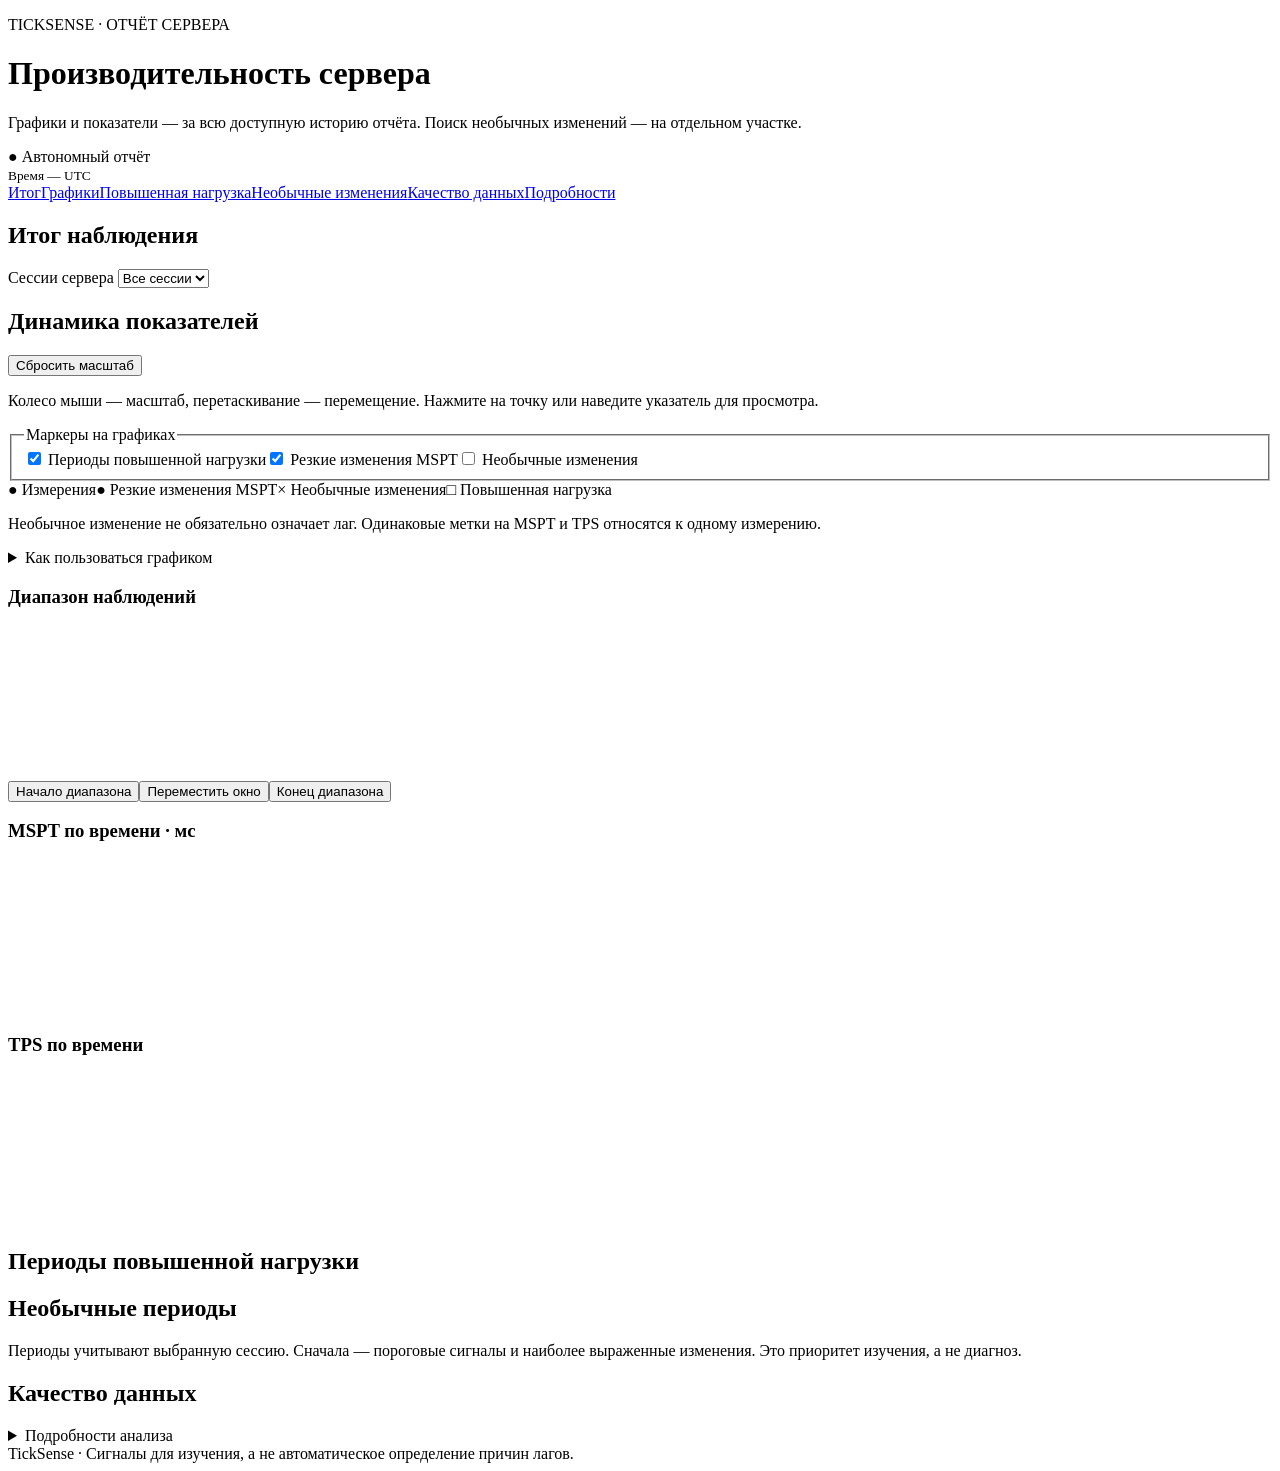
<file: analysis/dashboard/template.html>
<!doctype html>
<html lang="ru">
<head><meta charset="utf-8"><meta name="viewport" content="width=device-width,initial-scale=1">
<meta http-equiv="Content-Security-Policy" content="default-src 'none'; script-src 'unsafe-inline'; style-src 'unsafe-inline'; connect-src 'none'; base-uri 'none'; form-action 'none'">
<title>TickSense — отчёт о производительности</title><style>/*STYLE*/</style></head>
<body><main>
<header><div><p class="eyebrow">TICKSENSE · ОТЧЁТ СЕРВЕРА</p><h1>Производительность сервера</h1><p id="health-label" role="status"></p><p id="health-reason" class="muted"></p><p id="report-period" class="muted"></p><p class="muted">Графики и показатели — за всю доступную историю отчёта. Поиск необычных изменений — на отдельном участке.</p></div><div class="offline">● Автономный отчёт<br><small>Время — UTC</small></div></header>
<noscript>Для графиков включите JavaScript. Интернет не требуется.</noscript>
<nav><a href="#overview">Итог</a><a href="#charts">Графики</a><a href="#events">Повышенная нагрузка</a><a href="#ml">Необычные изменения</a><a href="#quality">Качество данных</a><a href="#technical">Подробности</a></nav>
<section id="overview"><div class="section-head"><h2>Итог наблюдения</h2><label>Сессии сервера <select id="session" aria-label="Сессии сервера"><option value="all">Все сессии</option></select></label></div><p id="analysis-conclusion" class="notice"></p><div id="cards" class="cards"></div></section>
<section id="charts"><div class="section-head"><h2>Динамика показателей</h2><button id="reset">Сбросить масштаб</button></div><p class="muted">Колесо мыши — масштаб, перетаскивание — перемещение. Нажмите на точку или наведите указатель для просмотра.</p>
<p id="period" class="muted"></p>
<fieldset class="marker-controls"><legend>Маркеры на графиках</legend><label><input id="show-events" type="checkbox" checked> Периоды повышенной нагрузки</label><label><input id="show-stat" type="checkbox" checked> Резкие изменения MSPT</label><label><input id="show-ml" type="checkbox"> Необычные изменения</label></fieldset>
<div class="legend"><span class="blue">● Измерения</span><span class="orange">● Резкие изменения MSPT</span><span class="pink">× Необычные изменения</span><span class="green">□ Повышенная нагрузка</span></div>
<p class="muted">Необычное изменение не обязательно означает лаг. Одинаковые метки на MSPT и TPS относятся к одному измерению.</p>
<details class="chart-help"><summary>Как пользоваться графиком</summary><p id="nav-help">Тяните границы обзорного графика или середину выделения. С клавиатуры: выберите кнопку диапазона и используйте ← / →; Shift ускоряет шаг, Home / End — к краям. Переключатели скрывают только маркеры. Розовый крест — необычность относительно прежних наблюдений; оранжевая точка — локальное превышение MSPT; зелёная рамка — условие повышенного MSPT или снижения TPS. При совпадении метки накладываются. Метка на TPS не означает, что именно TPS отклонился.</p></details>
<article class="chart navigator"><h3>Диапазон наблюдений</h3>
<canvas id="navigator" aria-label="Обзорный график MSPT с выделенным временным диапазоном" aria-describedby="nav-help"></canvas>
<div class="nav-controls" role="group" aria-label="Управление временным диапазоном с клавиатуры"><button id="nav-left" aria-describedby="nav-help">Начало диапазона</button><button id="nav-pan" aria-describedby="nav-help">Переместить окно</button><button id="nav-right" aria-describedby="nav-help">Конец диапазона</button></div><p id="nav-status" role="status" class="muted"></p></article>
<article class="chart"><h3>MSPT по времени · мс</h3><canvas id="mspt" aria-label="График MSPT по времени, UTC"></canvas></article>
<article class="chart"><h3>TPS по времени</h3><canvas id="tps" aria-label="График TPS по времени, UTC"></canvas></article>
<div id="tooltip" role="status" hidden></div></section>
<section id="events"><div class="section-head"><h2>Периоды повышенной нагрузки</h2><span id="event-count" class="muted"></span></div><div id="event-list"></div><button id="event-prev" hidden>Предыдущие события</button> <button id="event-next" hidden>Следующие события</button></section>
<section id="ml"><h2>Необычные периоды</h2><div id="result-cards" class="cards"></div><p id="regime-note" class="muted"></p><p class="muted">Периоды учитывают выбранную сессию. Сначала — пороговые сигналы и наиболее выраженные изменения. Это приоритет изучения, а не диагноз.</p><div id="ml-list"></div><button id="ml-prev" hidden>Предыдущие периоды</button> <button id="more" hidden>Следующие периоды</button></section>
<section id="quality"><h2>Качество данных</h2><p id="quality-status"></p></section>
<details id="technical"><summary>Подробности анализа</summary><p id="period-scope" class="muted"></p><h3>Методика</h3><p>Isolation Forest отмечает необычные состояния по MSPT, TPS и онлайну. Статистический порог: среднее шести предыдущих измерений плюс три стандартных отклонения (shift(1)). Это сигналы для изучения, а не доказательства лагов. Ранжирование таблицы — по возрастанию decision_function, как и ранее.</p><h3 id="training-coverage-heading">Покрытие режимов обучения</h3><div id="training-coverage"></div><h3>Проверка исходных данных</h3><div id="quality-content"></div><h3>Исходные записи необычных изменений</h3><div id="ml-technical"></div><button id="raw-prev" hidden>Предыдущие записи</button> <button id="raw-more" hidden>Следующие записи</button><h3>Исходные записи периодов нагрузки</h3><div id="event-technical"></div></details>
<footer>TickSense · Сигналы для изучения, а не автоматическое определение причин лагов.</footer>
</main><script id="report-data" type="application/json">/*DATA*/</script><script>/*CODE*/</script></body></html>
</file>
